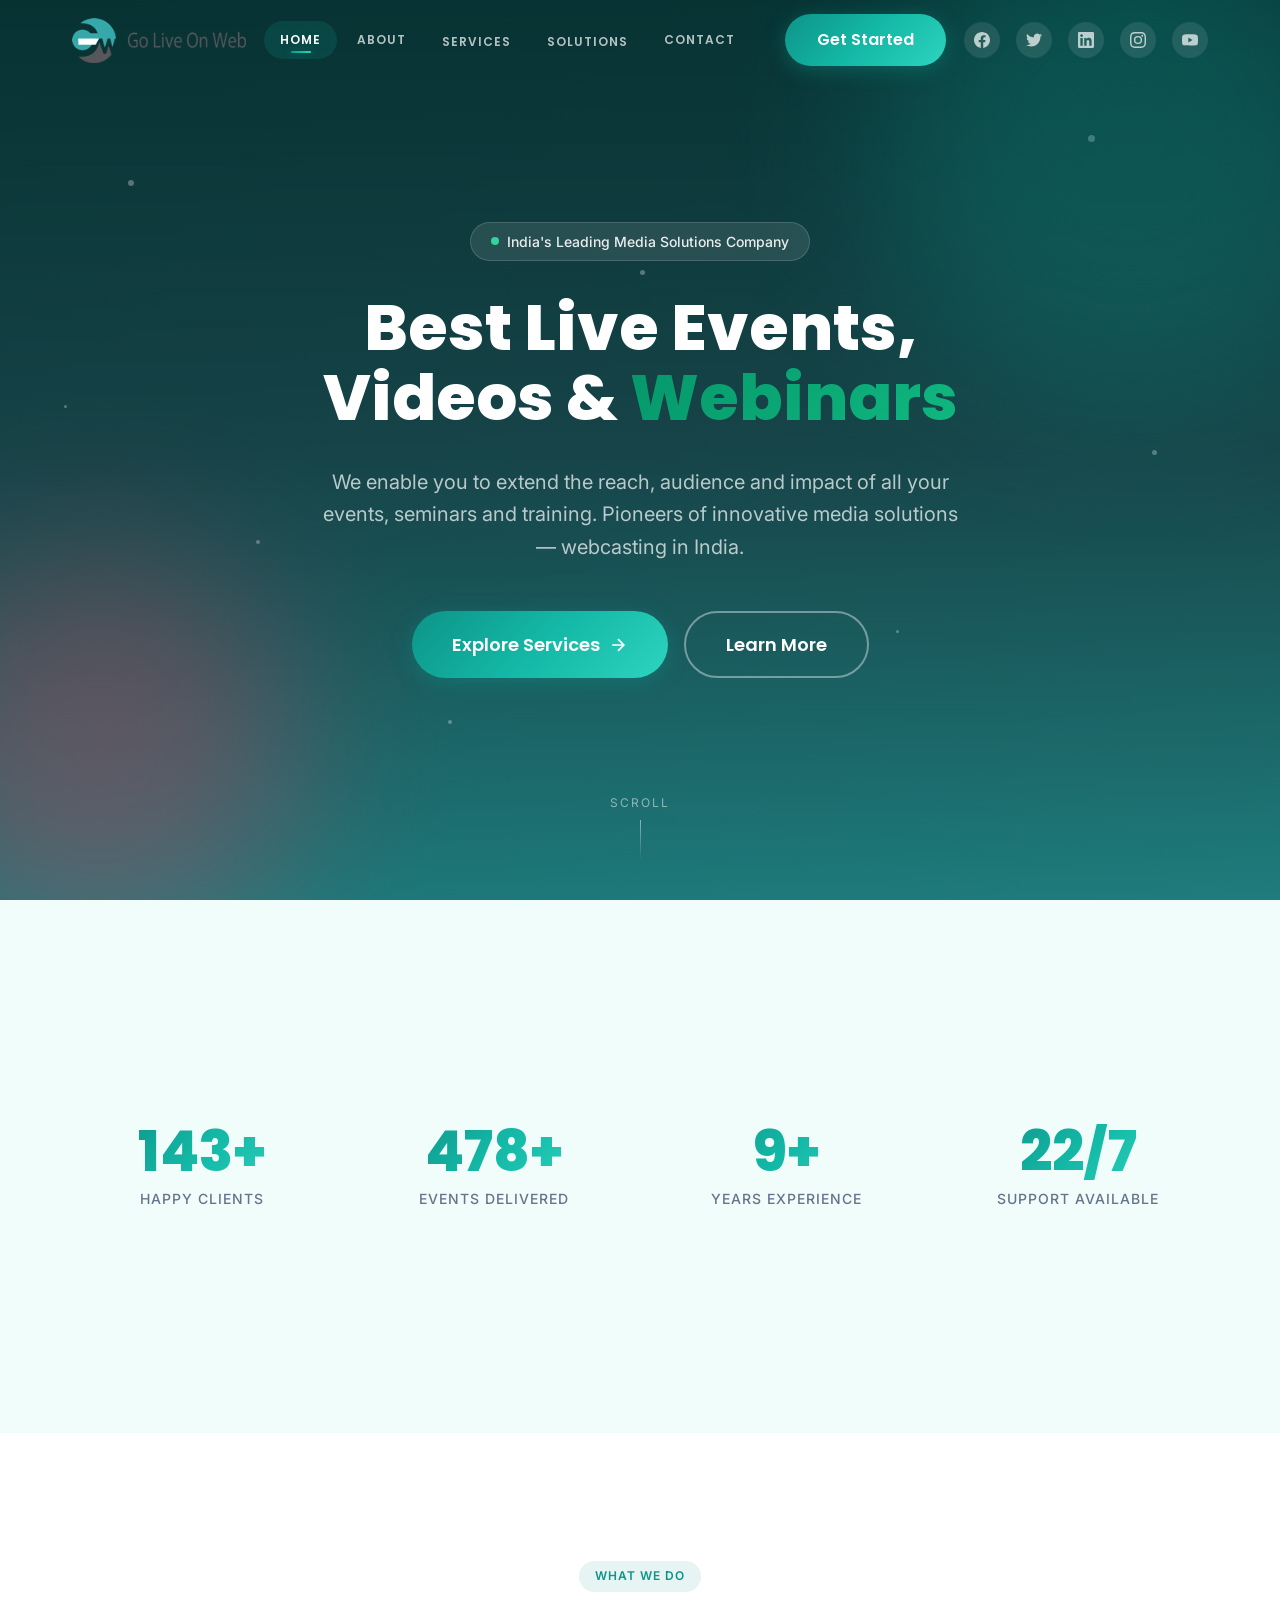
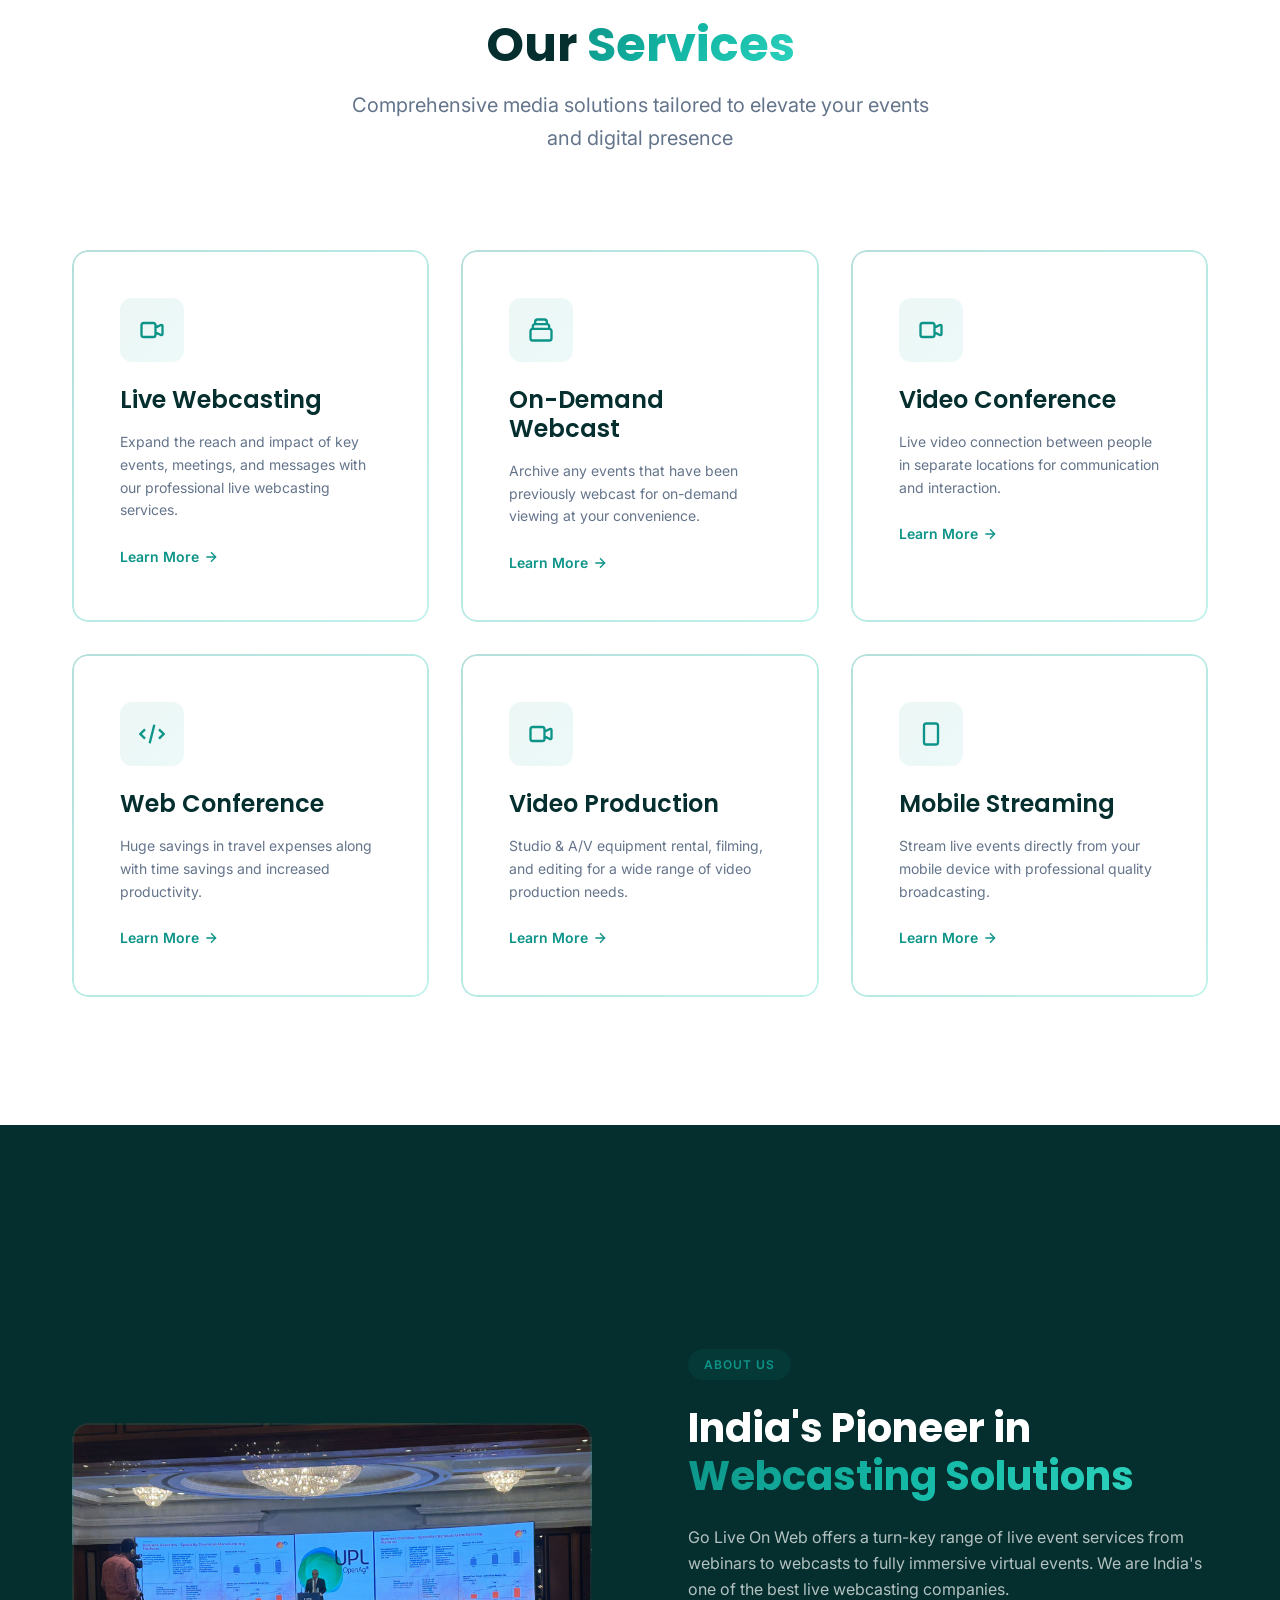
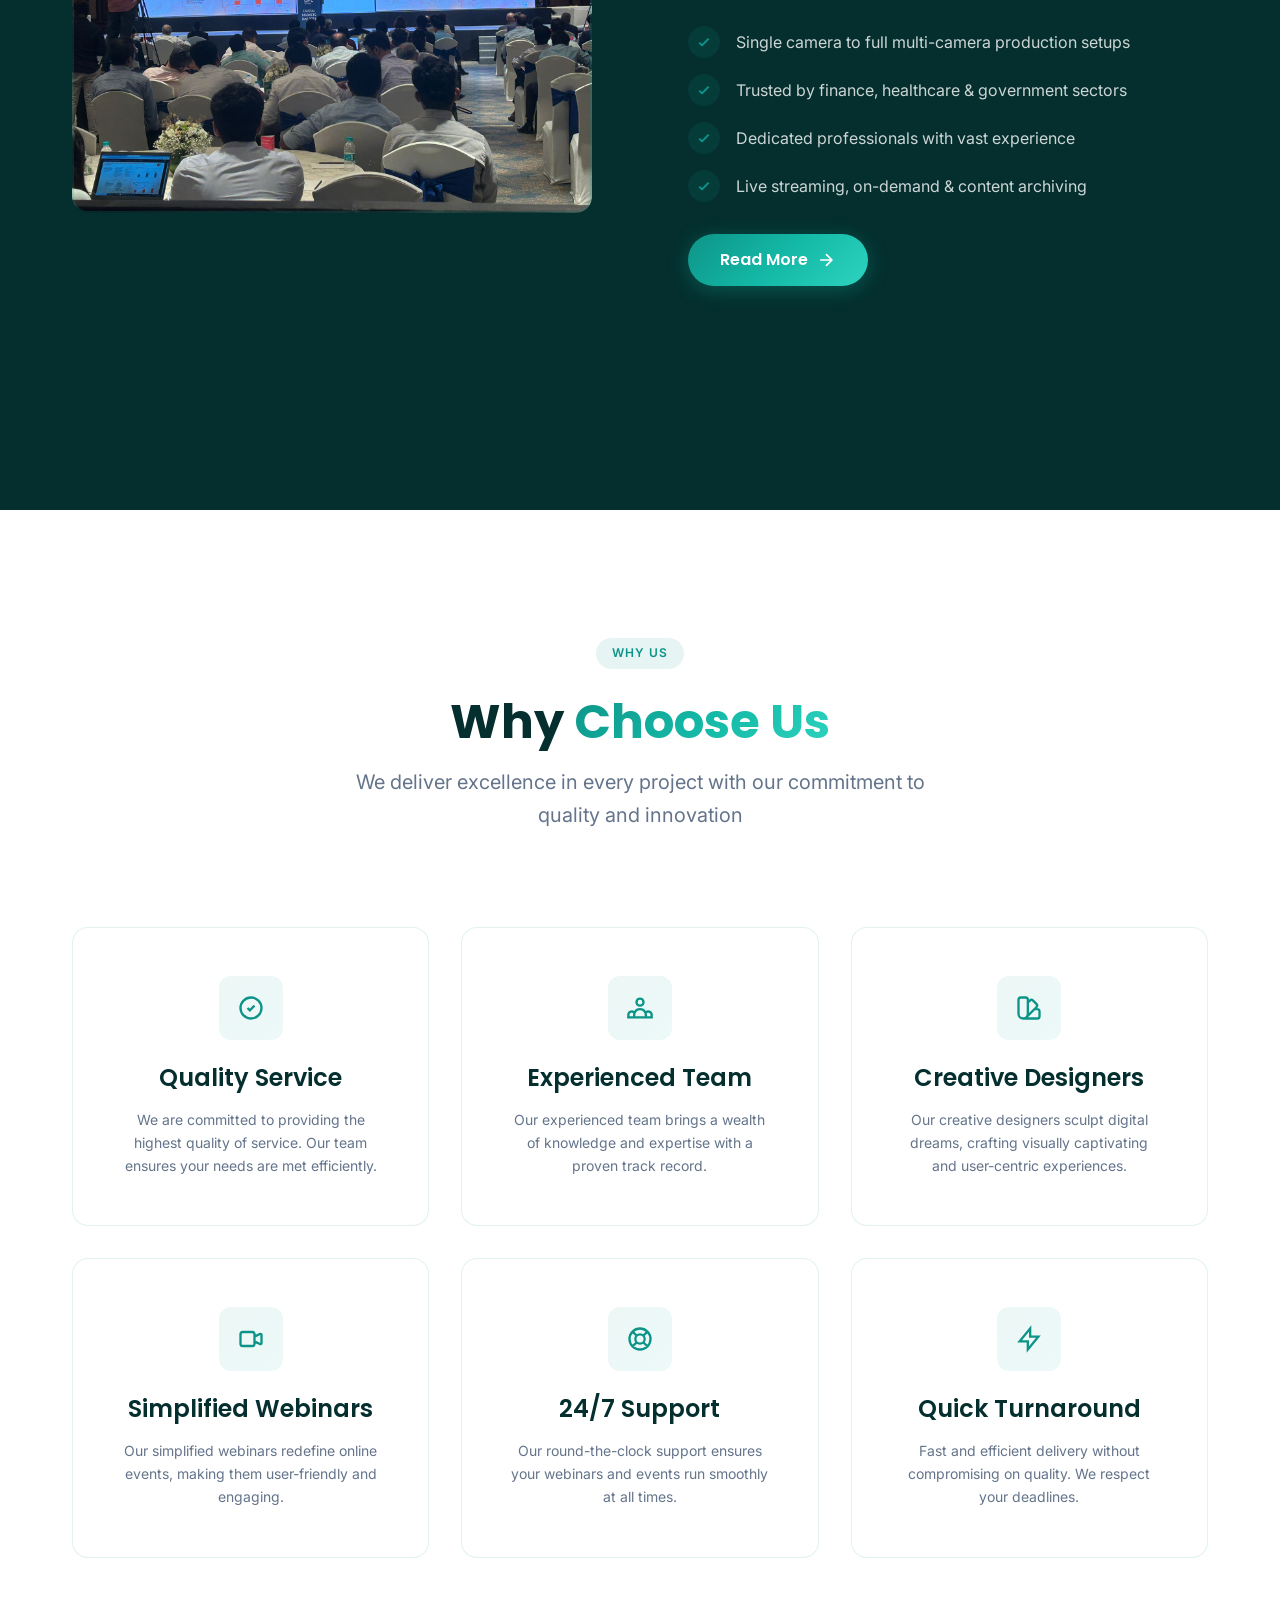
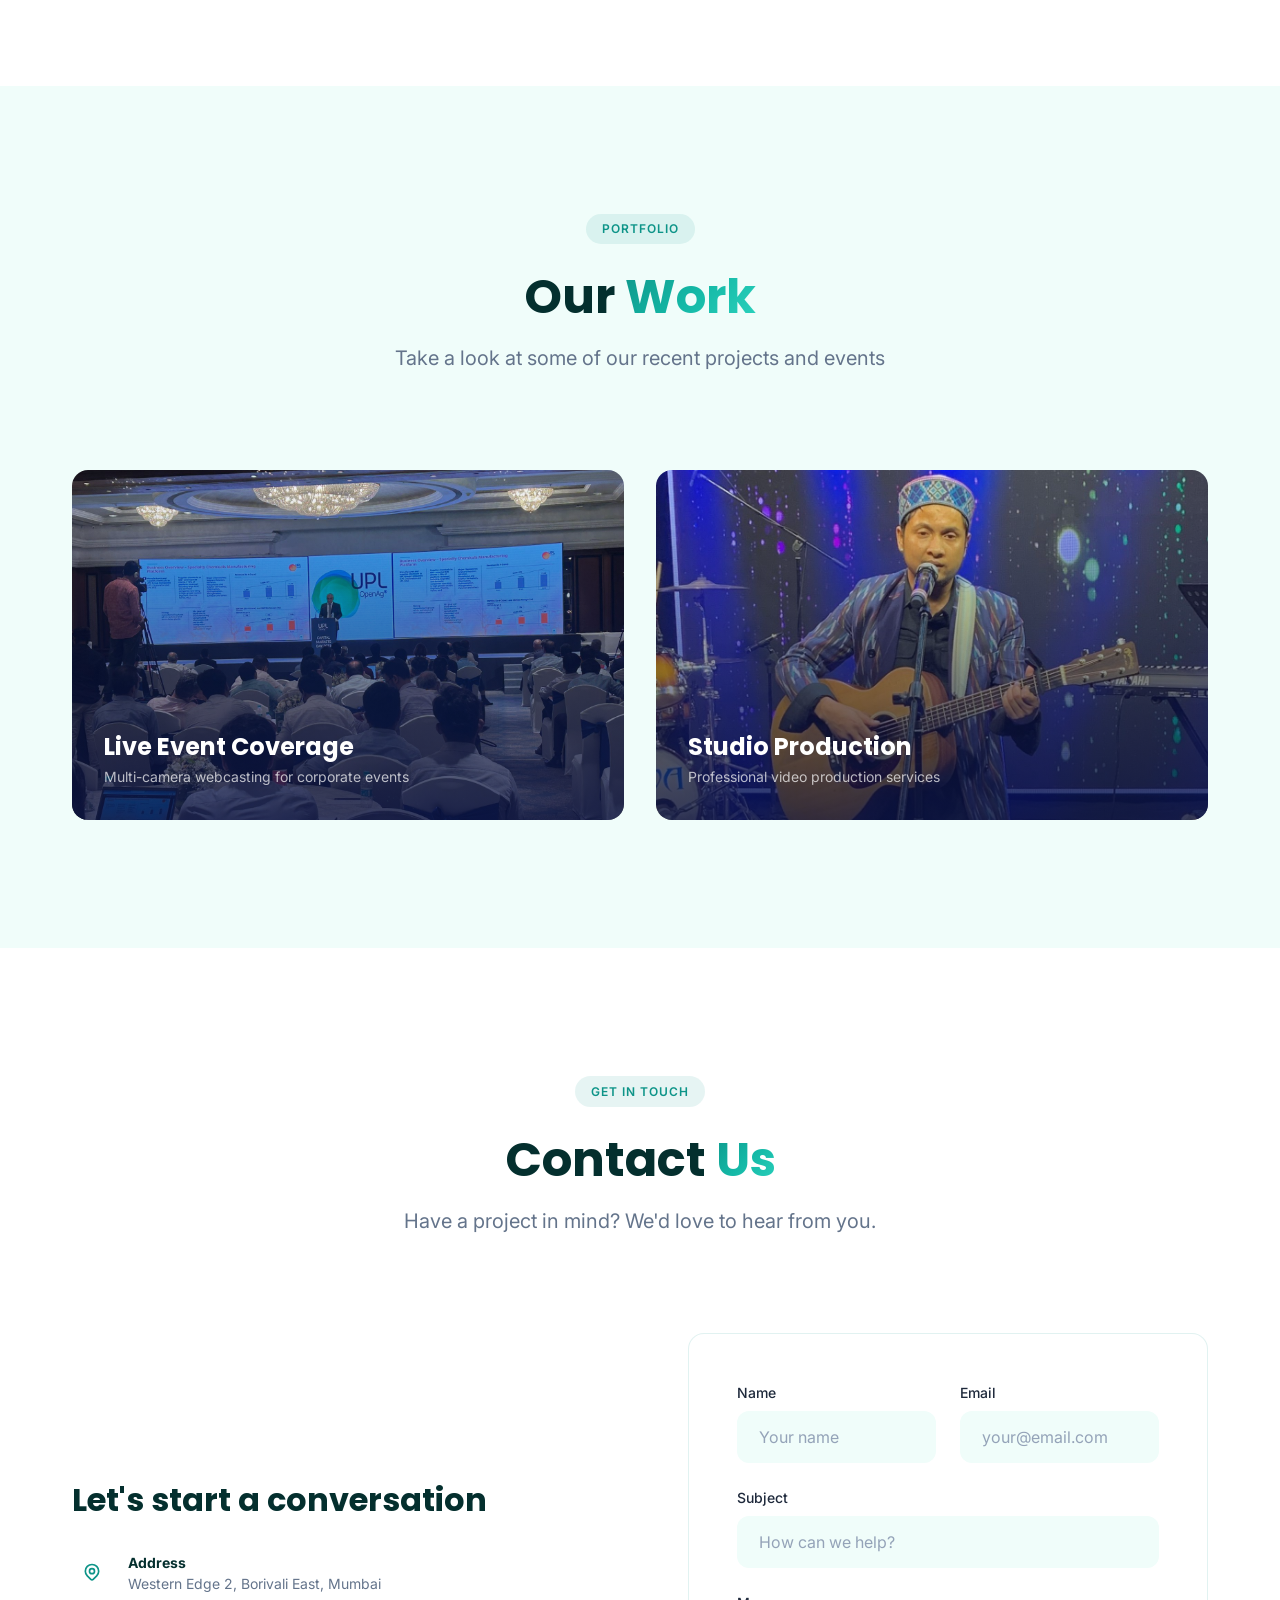
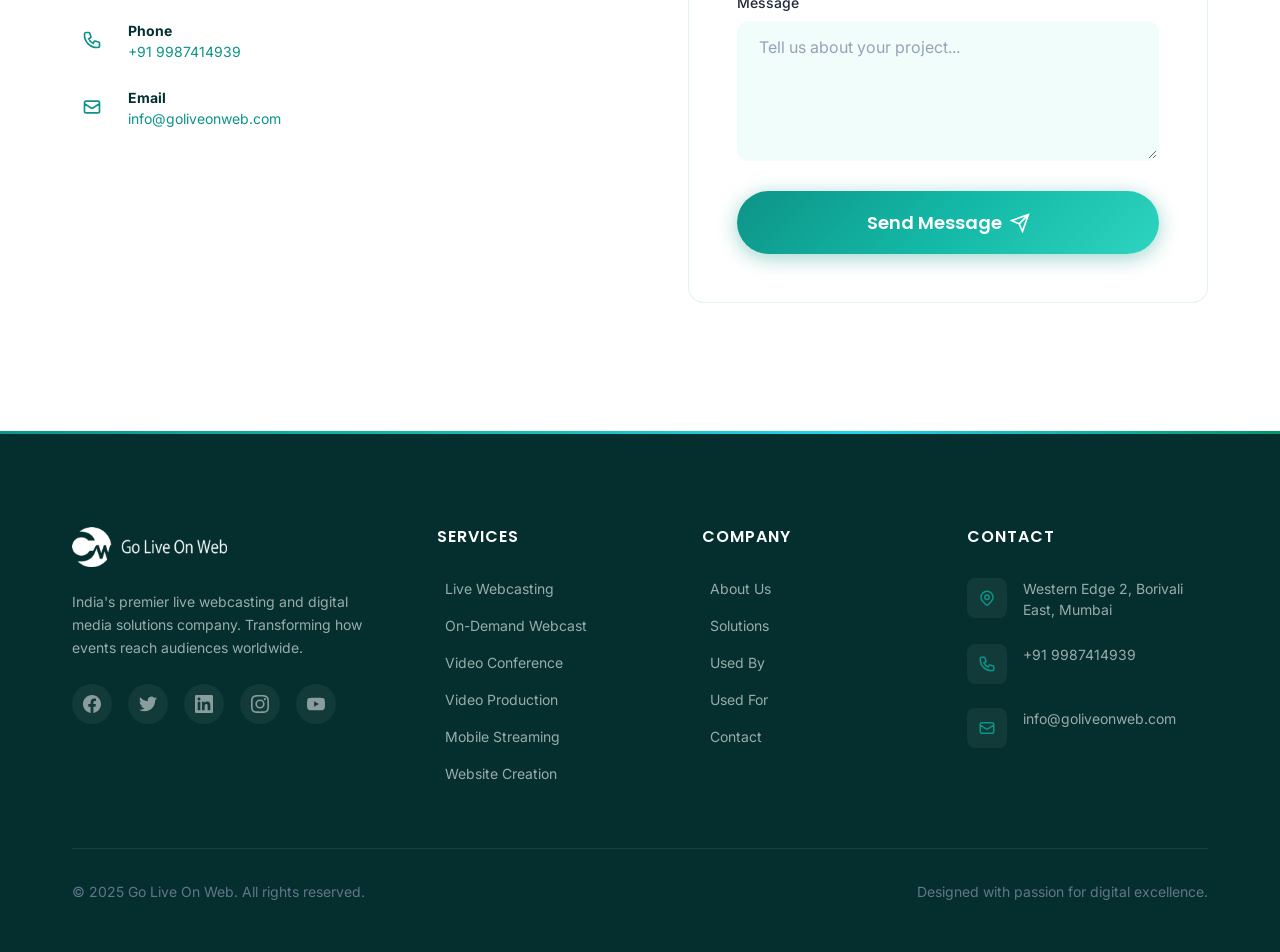
<file: index.html>
<!DOCTYPE html>
<html lang="en">
<head>
  <meta charset="UTF-8">
  <meta name="viewport" content="width=device-width, initial-scale=1.0">
  <meta name="description" content="Go Live On Web - India's premier live webcasting, video production & digital media solutions company.">
  <title>Go Live On Web | Live Webcasting & Media Solutions</title>
  <link rel="icon" href="images/icons/favicon.png">
  <link rel="preconnect" href="https://fonts.googleapis.com">
  <link rel="preconnect" href="https://fonts.gstatic.com" crossorigin>
  <link href="https://fonts.googleapis.com/css2?family=Inter:wght@400;500;600;700&family=Poppins:wght@600;700;800&display=swap" rel="stylesheet">
  <link rel="stylesheet" href="css/variables.css">
  <link rel="stylesheet" href="css/base.css">
  <link rel="stylesheet" href="css/layout.css">
  <link rel="stylesheet" href="css/components.css">
  <link rel="stylesheet" href="css/animations.css">
  <link rel="stylesheet" href="css/responsive.css">
</head>
<body>

  <!-- HEADER -->
  <header class="header header--transparent">
    <div class="container header__inner">
      <a href="index.html" class="header__logo">
        <img src="images/goliveonweb.png" alt="Go Live On Web">
      </a>

      <nav class="header__nav">
        <a href="#home" class="header__nav-link active">Home</a>
        <a href="#about" class="header__nav-link">About</a>
        <div class="header__nav-item">
          <a href="service.html" class="header__nav-link">Services</a>
          <div class="header__dropdown">
            <a href="LiveWebcasting.html">Live Webcasting</a>
            <a href="Ondemand.html">On-Demand / Archived Webcast</a>
            <a href="VideoConference.html">Video Conference</a>
            <a href="VideoProduction.html">Video Production</a>
            <a href="MobileStreaming.html">Mobile Streaming</a>
            <a href="WebsiteCreation.html">Website Creation</a>
          </div>
        </div>
        <div class="header__nav-item">
          <a href="solution.html" class="header__nav-link">Solutions</a>
          <div class="header__dropdown">
            <a href="usedby.html">Used By</a>
            <a href="usedfor.html">Used For</a>
          </div>
        </div>
        <a href="#contact" class="header__nav-link">Contact</a>
      </nav>

      <a href="#contact" class="btn btn--primary btn--sm header__cta">Get Started</a>

      <div class="social-bar">
        <a href="https://www.facebook.com/goliveonweb" target="_blank" aria-label="Facebook">
          <svg width="16" height="16" fill="currentColor" viewBox="0 0 24 24"><path d="M24 12.073c0-6.627-5.373-12-12-12s-12 5.373-12 12c0 5.99 4.388 10.954 10.125 11.854v-8.385H7.078v-3.47h3.047V9.43c0-3.007 1.792-4.669 4.533-4.669 1.312 0 2.686.235 2.686.235v2.953H15.83c-1.491 0-1.956.925-1.956 1.874v2.25h3.328l-.532 3.47h-2.796v8.385C19.612 23.027 24 18.062 24 12.073z"/></svg>
        </a>
        <a href="https://twitter.com/goliveonweb" target="_blank" aria-label="Twitter">
          <svg width="16" height="16" fill="currentColor" viewBox="0 0 24 24"><path d="M23.953 4.57a10 10 0 01-2.825.775 4.958 4.958 0 002.163-2.723c-.951.555-2.005.959-3.127 1.184a4.92 4.92 0 00-8.384 4.482C7.69 8.095 4.067 6.13 1.64 3.162a4.822 4.822 0 00-.666 2.475c0 1.71.87 3.213 2.188 4.096a4.904 4.904 0 01-2.228-.616v.06a4.923 4.923 0 003.946 4.827 4.996 4.996 0 01-2.212.085 4.936 4.936 0 004.604 3.417 9.867 9.867 0 01-6.102 2.105c-.39 0-.779-.023-1.17-.067a13.995 13.995 0 007.557 2.209c9.053 0 13.998-7.496 13.998-13.985 0-.21 0-.42-.015-.63A9.935 9.935 0 0024 4.59z"/></svg>
        </a>
        <a href="https://www.linkedin.com/in/rishi-kanswal-bb2317104/" target="_blank" aria-label="LinkedIn">
          <svg width="16" height="16" fill="currentColor" viewBox="0 0 24 24"><path d="M20.447 20.452h-3.554v-5.569c0-1.328-.027-3.037-1.852-3.037-1.853 0-2.136 1.445-2.136 2.939v5.667H9.351V9h3.414v1.561h.046c.477-.9 1.637-1.85 3.37-1.85 3.601 0 4.267 2.37 4.267 5.455v6.286zM5.337 7.433c-1.144 0-2.063-.926-2.063-2.065 0-1.138.92-2.063 2.063-2.063 1.14 0 2.064.925 2.064 2.063 0 1.139-.925 2.065-2.064 2.065zm1.782 13.019H3.555V9h3.564v11.452zM22.225 0H1.771C.792 0 0 .774 0 1.729v20.542C0 23.227.792 24 1.771 24h20.451C23.2 24 24 23.227 24 22.271V1.729C24 .774 23.2 0 22.222 0h.003z"/></svg>
        </a>
        <a href="https://www.instagram.com/goliveonweb_rk/" target="_blank" aria-label="Instagram">
          <svg width="16" height="16" fill="currentColor" viewBox="0 0 24 24"><path d="M12 2.163c3.204 0 3.584.012 4.85.07 3.252.148 4.771 1.691 4.919 4.919.058 1.265.069 1.645.069 4.849 0 3.205-.012 3.584-.069 4.849-.149 3.225-1.664 4.771-4.919 4.919-1.266.058-1.644.07-4.85.07-3.204 0-3.584-.012-4.849-.07-3.26-.149-4.771-1.699-4.919-4.92-.058-1.265-.07-1.644-.07-4.849 0-3.204.013-3.583.07-4.849.149-3.227 1.664-4.771 4.919-4.919 1.266-.057 1.645-.069 4.849-.069zM12 0C8.741 0 8.333.014 7.053.072 2.695.272.273 2.69.073 7.052.014 8.333 0 8.741 0 12c0 3.259.014 3.668.072 4.948.2 4.358 2.618 6.78 6.98 6.98C8.333 23.986 8.741 24 12 24c3.259 0 3.668-.014 4.948-.072 4.354-.2 6.782-2.618 6.979-6.98.059-1.28.073-1.689.073-4.948 0-3.259-.014-3.667-.072-4.947-.196-4.354-2.617-6.78-6.979-6.98C15.668.014 15.259 0 12 0zm0 5.838a6.162 6.162 0 100 12.324 6.162 6.162 0 000-12.324zM12 16a4 4 0 110-8 4 4 0 010 8zm6.406-11.845a1.44 1.44 0 100 2.881 1.44 1.44 0 000-2.881z"/></svg>
        </a>
        <a href="https://www.youtube.com/channel/UCeTRzE7ubbzjwykTMzflrrQ" target="_blank" aria-label="YouTube">
          <svg width="16" height="16" fill="currentColor" viewBox="0 0 24 24"><path d="M23.498 6.186a3.016 3.016 0 00-2.122-2.136C19.505 3.545 12 3.545 12 3.545s-7.505 0-9.377.505A3.017 3.017 0 00.502 6.186C0 8.07 0 12 0 12s0 3.93.502 5.814a3.016 3.016 0 002.122 2.136c1.871.505 9.376.505 9.376.505s7.505 0 9.377-.505a3.015 3.015 0 002.122-2.136C24 15.93 24 12 24 12s0-3.93-.502-5.814zM9.545 15.568V8.432L15.818 12l-6.273 3.568z"/></svg>
        </a>
      </div>

      <button class="nav-toggle" aria-label="Toggle navigation">
        <span></span><span></span><span></span>
      </button>
    </div>
  </header>

  <!-- MOBILE NAV -->
  <div class="mobile-nav">
    <a href="#home">Home</a>
    <a href="#about">About</a>
    <a href="service.html">Services</a>
    <a href="solution.html">Solutions</a>
    <a href="#contact">Contact</a>
    <div class="mobile-nav__socials">
      <a href="https://www.facebook.com/goliveonweb" target="_blank" aria-label="Facebook">
        <svg width="20" height="20" fill="currentColor" viewBox="0 0 24 24"><path d="M24 12.073c0-6.627-5.373-12-12-12s-12 5.373-12 12c0 5.99 4.388 10.954 10.125 11.854v-8.385H7.078v-3.47h3.047V9.43c0-3.007 1.792-4.669 4.533-4.669 1.312 0 2.686.235 2.686.235v2.953H15.83c-1.491 0-1.956.925-1.956 1.874v2.25h3.328l-.532 3.47h-2.796v8.385C19.612 23.027 24 18.062 24 12.073z"/></svg>
      </a>
      <a href="https://twitter.com/goliveonweb" target="_blank" aria-label="Twitter">
        <svg width="20" height="20" fill="currentColor" viewBox="0 0 24 24"><path d="M23.953 4.57a10 10 0 01-2.825.775 4.958 4.958 0 002.163-2.723c-.951.555-2.005.959-3.127 1.184a4.92 4.92 0 00-8.384 4.482C7.69 8.095 4.067 6.13 1.64 3.162a4.822 4.822 0 00-.666 2.475c0 1.71.87 3.213 2.188 4.096a4.904 4.904 0 01-2.228-.616v.06a4.923 4.923 0 003.946 4.827 4.996 4.996 0 01-2.212.085 4.936 4.936 0 004.604 3.417 9.867 9.867 0 01-6.102 2.105c-.39 0-.779-.023-1.17-.067a13.995 13.995 0 007.557 2.209c9.053 0 13.998-7.496 13.998-13.985 0-.21 0-.42-.015-.63A9.935 9.935 0 0024 4.59z"/></svg>
      </a>
      <a href="https://www.linkedin.com/in/rishi-kanswal-bb2317104/" target="_blank" aria-label="LinkedIn">
        <svg width="20" height="20" fill="currentColor" viewBox="0 0 24 24"><path d="M20.447 20.452h-3.554v-5.569c0-1.328-.027-3.037-1.852-3.037-1.853 0-2.136 1.445-2.136 2.939v5.667H9.351V9h3.414v1.561h.046c.477-.9 1.637-1.85 3.37-1.85 3.601 0 4.267 2.37 4.267 5.455v6.286zM5.337 7.433c-1.144 0-2.063-.926-2.063-2.065 0-1.138.92-2.063 2.063-2.063 1.14 0 2.064.925 2.064 2.063 0 1.139-.925 2.065-2.064 2.065zm1.782 13.019H3.555V9h3.564v11.452zM22.225 0H1.771C.792 0 0 .774 0 1.729v20.542C0 23.227.792 24 1.771 24h20.451C23.2 24 24 23.227 24 22.271V1.729C24 .774 23.2 0 22.222 0h.003z"/></svg>
      </a>
      <a href="https://www.instagram.com/goliveonweb_rk/" target="_blank" aria-label="Instagram">
        <svg width="20" height="20" fill="currentColor" viewBox="0 0 24 24"><path d="M12 2.163c3.204 0 3.584.012 4.85.07 3.252.148 4.771 1.691 4.919 4.919.058 1.265.069 1.645.069 4.849 0 3.205-.012 3.584-.069 4.849-.149 3.225-1.664 4.771-4.919 4.919-1.266.058-1.644.07-4.85.07-3.204 0-3.584-.012-4.849-.07-3.26-.149-4.771-1.699-4.919-4.92-.058-1.265-.07-1.644-.07-4.849 0-3.204.013-3.583.07-4.849.149-3.227 1.664-4.771 4.919-4.919 1.266-.057 1.645-.069 4.849-.069zM12 0C8.741 0 8.333.014 7.053.072 2.695.272.273 2.69.073 7.052.014 8.333 0 8.741 0 12c0 3.259.014 3.668.072 4.948.2 4.358 2.618 6.78 6.98 6.98C8.333 23.986 8.741 24 12 24c3.259 0 3.668-.014 4.948-.072 4.354-.2 6.782-2.618 6.979-6.98.059-1.28.073-1.689.073-4.948 0-3.259-.014-3.667-.072-4.947-.196-4.354-2.617-6.78-6.979-6.98C15.668.014 15.259 0 12 0zm0 5.838a6.162 6.162 0 100 12.324 6.162 6.162 0 000-12.324zM12 16a4 4 0 110-8 4 4 0 010 8zm6.406-11.845a1.44 1.44 0 100 2.881 1.44 1.44 0 000-2.881z"/></svg>
      </a>
      <a href="https://www.youtube.com/channel/UCeTRzE7ubbzjwykTMzflrrQ" target="_blank" aria-label="YouTube">
        <svg width="20" height="20" fill="currentColor" viewBox="0 0 24 24"><path d="M23.498 6.186a3.016 3.016 0 00-2.122-2.136C19.505 3.545 12 3.545 12 3.545s-7.505 0-9.377.505A3.017 3.017 0 00.502 6.186C0 8.07 0 12 0 12s0 3.93.502 5.814a3.016 3.016 0 002.122 2.136c1.871.505 9.376.505 9.376.505s7.505 0 9.377-.505a3.015 3.015 0 002.122-2.136C24 15.93 24 12 24 12s0-3.93-.502-5.814zM9.545 15.568V8.432L15.818 12l-6.273 3.568z"/></svg>
      </a>
    </div>
  </div>

  <!-- HERO -->
  <section class="hero" id="home">
    <div class="hero__bg">
      <img src="images/bg3.png" alt="" class="hero__bg-image" data-parallax="0.3">
      <div class="hero__overlay"></div>
      <div class="hero__particles">
        <div class="hero__particle" style="left:10%;top:20%;animation-delay:0s;width:6px;height:6px;"></div>
        <div class="hero__particle" style="left:20%;top:60%;animation-delay:1s;width:4px;height:4px;"></div>
        <div class="hero__particle" style="left:50%;top:30%;animation-delay:2s;width:5px;height:5px;"></div>
        <div class="hero__particle" style="left:70%;top:70%;animation-delay:3s;width:3px;height:3px;"></div>
        <div class="hero__particle" style="left:85%;top:15%;animation-delay:4s;width:7px;height:7px;"></div>
        <div class="hero__particle" style="left:35%;top:80%;animation-delay:5s;width:4px;height:4px;"></div>
        <div class="hero__particle" style="left:90%;top:50%;animation-delay:2.5s;width:5px;height:5px;"></div>
        <div class="hero__particle" style="left:5%;top:45%;animation-delay:1.5s;width:3px;height:3px;"></div>
      </div>
      <div class="hero__blob" style="width:500px;height:500px;background:var(--color-primary);top:-100px;right:-100px;animation-delay:0s;"></div>
      <div class="hero__blob" style="width:400px;height:400px;background:var(--color-accent);bottom:-50px;left:-100px;animation-delay:3s;"></div>
    </div>

    <div class="hero__content">
      <div class="hero__badge hero-animate-1">
        <span class="hero__badge-dot"></span>
        India's Leading Media Solutions Company
      </div>
      <h1 class="hero__title hero-animate-2">
        Best Live Events,<br>Videos & <span>Webinars</span>
      </h1>
      <p class="hero__subtitle hero-animate-3">
        We enable you to extend the reach, audience and impact of all your events, seminars and training. Pioneers of innovative media solutions &mdash; webcasting in India.
      </p>
      <div class="hero__actions hero-animate-4">
        <a href="service.html" class="btn btn--primary btn--lg">
          Explore Services
          <svg width="20" height="20" fill="none" stroke="currentColor" stroke-width="2" viewBox="0 0 24 24"><path d="M5 12h14M12 5l7 7-7 7"/></svg>
        </a>
        <a href="#about" class="btn btn--outline btn--lg">
          Learn More
        </a>
      </div>
    </div>

    <div class="hero__scroll">
      <span>Scroll</span>
      <div class="hero__scroll-line"></div>
    </div>
  </section>

  <!-- STATS -->
  <section class="section section--off-white">
    <div class="container">
      <div class="stats reveal">
        <div class="stat">
          <div class="stat__number" data-count="150" data-suffix="+">0</div>
          <div class="stat__label">Happy Clients</div>
        </div>
        <div class="stat">
          <div class="stat__number" data-count="500" data-suffix="+">0</div>
          <div class="stat__label">Events Delivered</div>
        </div>
        <div class="stat">
          <div class="stat__number" data-count="10" data-suffix="+">0</div>
          <div class="stat__label">Years Experience</div>
        </div>
        <div class="stat">
          <div class="stat__number" data-count="24" data-suffix="/7">0</div>
          <div class="stat__label">Support Available</div>
        </div>
      </div>
    </div>
  </section>

  <!-- SERVICES -->
  <section class="section" id="services">
    <div class="container">
      <div class="section-header reveal">
        <div class="content-block__tag">What We Do</div>
        <h2>Our <span class="text-gradient">Services</span></h2>
        <p>Comprehensive media solutions tailored to elevate your events and digital presence</p>
      </div>

      <div class="grid grid--3">
        <div class="card card--gradient-border reveal delay-100">
          <div class="card__icon">
            <svg width="28" height="28" fill="none" stroke="var(--color-primary)" stroke-width="2" viewBox="0 0 24 24"><path d="M15 10l4.553-2.276A1 1 0 0121 8.618v6.764a1 1 0 01-1.447.894L15 14M5 18h8a2 2 0 002-2V8a2 2 0 00-2-2H5a2 2 0 00-2 2v8a2 2 0 002 2z"/></svg>
          </div>
          <h4 class="card__title">Live Webcasting</h4>
          <p class="card__text">Expand the reach and impact of key events, meetings, and messages with our professional live webcasting services.</p>
          <a href="LiveWebcasting.html" class="card__link">
            Learn More
            <svg width="16" height="16" fill="none" stroke="currentColor" stroke-width="2" viewBox="0 0 24 24"><path d="M5 12h14M12 5l7 7-7 7"/></svg>
          </a>
        </div>

        <div class="card card--gradient-border reveal delay-200">
          <div class="card__icon">
            <svg width="28" height="28" fill="none" stroke="var(--color-primary)" stroke-width="2" viewBox="0 0 24 24"><path d="M19 11H5m14 0a2 2 0 012 2v6a2 2 0 01-2 2H5a2 2 0 01-2-2v-6a2 2 0 012-2m14 0V9a2 2 0 00-2-2M5 11V9a2 2 0 012-2m0 0V5a2 2 0 012-2h6a2 2 0 012 2v2M7 7h10"/></svg>
          </div>
          <h4 class="card__title">On-Demand Webcast</h4>
          <p class="card__text">Archive any events that have been previously webcast for on-demand viewing at your convenience.</p>
          <a href="Ondemand.html" class="card__link">
            Learn More
            <svg width="16" height="16" fill="none" stroke="currentColor" stroke-width="2" viewBox="0 0 24 24"><path d="M5 12h14M12 5l7 7-7 7"/></svg>
          </a>
        </div>

        <div class="card card--gradient-border reveal delay-300">
          <div class="card__icon">
            <svg width="28" height="28" fill="none" stroke="var(--color-primary)" stroke-width="2" viewBox="0 0 24 24"><path d="M15 10l4.553-2.276A1 1 0 0121 8.618v6.764a1 1 0 01-1.447.894L15 14M5 18h8a2 2 0 002-2V8a2 2 0 00-2-2H5a2 2 0 00-2 2v8a2 2 0 002 2z"/></svg>
          </div>
          <h4 class="card__title">Video Conference</h4>
          <p class="card__text">Live video connection between people in separate locations for communication and interaction.</p>
          <a href="VideoConference.html" class="card__link">
            Learn More
            <svg width="16" height="16" fill="none" stroke="currentColor" stroke-width="2" viewBox="0 0 24 24"><path d="M5 12h14M12 5l7 7-7 7"/></svg>
          </a>
        </div>

        <div class="card card--gradient-border reveal delay-100">
          <div class="card__icon">
            <svg width="28" height="28" fill="none" stroke="var(--color-primary)" stroke-width="2" viewBox="0 0 24 24"><path d="M10 20l4-16m4 4l4 4-4 4M6 16l-4-4 4-4"/></svg>
          </div>
          <h4 class="card__title">Web Conference</h4>
          <p class="card__text">Huge savings in travel expenses along with time savings and increased productivity.</p>
          <a href="VideoConference.html" class="card__link">
            Learn More
            <svg width="16" height="16" fill="none" stroke="currentColor" stroke-width="2" viewBox="0 0 24 24"><path d="M5 12h14M12 5l7 7-7 7"/></svg>
          </a>
        </div>

        <div class="card card--gradient-border reveal delay-200">
          <div class="card__icon">
            <svg width="28" height="28" fill="none" stroke="var(--color-primary)" stroke-width="2" viewBox="0 0 24 24"><path d="M15 10l4.553-2.276A1 1 0 0121 8.618v6.764a1 1 0 01-1.447.894L15 14M5 18h8a2 2 0 002-2V8a2 2 0 00-2-2H5a2 2 0 00-2 2v8a2 2 0 002 2z"/></svg>
          </div>
          <h4 class="card__title">Video Production</h4>
          <p class="card__text">Studio & A/V equipment rental, filming, and editing for a wide range of video production needs.</p>
          <a href="VideoProduction.html" class="card__link">
            Learn More
            <svg width="16" height="16" fill="none" stroke="currentColor" stroke-width="2" viewBox="0 0 24 24"><path d="M5 12h14M12 5l7 7-7 7"/></svg>
          </a>
        </div>

        <div class="card card--gradient-border reveal delay-300">
          <div class="card__icon">
            <svg width="28" height="28" fill="none" stroke="var(--color-primary)" stroke-width="2" viewBox="0 0 24 24"><path d="M12 18h.01M8 21h8a2 2 0 002-2V5a2 2 0 00-2-2H8a2 2 0 00-2 2v14a2 2 0 002 2z"/></svg>
          </div>
          <h4 class="card__title">Mobile Streaming</h4>
          <p class="card__text">Stream live events directly from your mobile device with professional quality broadcasting.</p>
          <a href="MobileStreaming.html" class="card__link">
            Learn More
            <svg width="16" height="16" fill="none" stroke="currentColor" stroke-width="2" viewBox="0 0 24 24"><path d="M5 12h14M12 5l7 7-7 7"/></svg>
          </a>
        </div>
      </div>
    </div>
  </section>

  <!-- ABOUT -->
  <section class="section section--dark" id="about">
    <div class="container">
      <div class="content-block">
        <div class="content-block__image reveal--left">
          <img src="images/img3.jpeg" alt="Go Live On Web Team">
        </div>
        <div class="reveal--right">
          <div class="content-block__tag">About Us</div>
          <h3 class="content-block__title" style="color:var(--color-white)">India's Pioneer in <span class="text-gradient">Webcasting Solutions</span></h3>
          <p class="content-block__text">Go Live On Web offers a turn-key range of live event services from webinars to webcasts to fully immersive virtual events. We are India's one of the best live webcasting companies.</p>
          <div class="content-block__list">
            <div class="content-block__list-item">
              <div class="content-block__list-icon">
                <svg width="16" height="16" fill="none" stroke="currentColor" stroke-width="3" viewBox="0 0 24 24"><path d="M5 13l4 4L19 7"/></svg>
              </div>
              <span style="color:rgba(255,255,255,0.8)">Single camera to full multi-camera production setups</span>
            </div>
            <div class="content-block__list-item">
              <div class="content-block__list-icon">
                <svg width="16" height="16" fill="none" stroke="currentColor" stroke-width="3" viewBox="0 0 24 24"><path d="M5 13l4 4L19 7"/></svg>
              </div>
              <span style="color:rgba(255,255,255,0.8)">Trusted by finance, healthcare & government sectors</span>
            </div>
            <div class="content-block__list-item">
              <div class="content-block__list-icon">
                <svg width="16" height="16" fill="none" stroke="currentColor" stroke-width="3" viewBox="0 0 24 24"><path d="M5 13l4 4L19 7"/></svg>
              </div>
              <span style="color:rgba(255,255,255,0.8)">Dedicated professionals with vast experience</span>
            </div>
            <div class="content-block__list-item">
              <div class="content-block__list-icon">
                <svg width="16" height="16" fill="none" stroke="currentColor" stroke-width="3" viewBox="0 0 24 24"><path d="M5 13l4 4L19 7"/></svg>
              </div>
              <span style="color:rgba(255,255,255,0.8)">Live streaming, on-demand & content archiving</span>
            </div>
          </div>
          <a href="about.html" class="btn btn--primary">
            Read More
            <svg width="20" height="20" fill="none" stroke="currentColor" stroke-width="2" viewBox="0 0 24 24"><path d="M5 12h14M12 5l7 7-7 7"/></svg>
          </a>
        </div>
      </div>
    </div>
  </section>

  <!-- WHY CHOOSE US -->
  <section class="section">
    <div class="container">
      <div class="section-header reveal">
        <div class="content-block__tag">Why Us</div>
        <h2>Why <span class="text-gradient">Choose Us</span></h2>
        <p>We deliver excellence in every project with our commitment to quality and innovation</p>
      </div>

      <div class="grid grid--3">
        <div class="card reveal delay-100" style="text-align:center;">
          <div class="card__icon" style="margin:0 auto var(--spacing-lg);">
            <svg width="28" height="28" fill="none" stroke="var(--color-primary)" stroke-width="2" viewBox="0 0 24 24"><path d="M9 12l2 2 4-4m6 2a9 9 0 11-18 0 9 9 0 0118 0z"/></svg>
          </div>
          <h4 class="card__title">Quality Service</h4>
          <p class="card__text">We are committed to providing the highest quality of service. Our team ensures your needs are met efficiently.</p>
        </div>

        <div class="card reveal delay-200" style="text-align:center;">
          <div class="card__icon" style="margin:0 auto var(--spacing-lg);">
            <svg width="28" height="28" fill="none" stroke="var(--color-primary)" stroke-width="2" viewBox="0 0 24 24"><path d="M17 20h5v-2a3 3 0 00-5.356-1.857M17 20H7m10 0v-2c0-.656-.126-1.283-.356-1.857M7 20H2v-2a3 3 0 015.356-1.857M7 20v-2c0-.656.126-1.283.356-1.857m0 0a5.002 5.002 0 019.288 0M15 7a3 3 0 11-6 0 3 3 0 016 0z"/></svg>
          </div>
          <h4 class="card__title">Experienced Team</h4>
          <p class="card__text">Our experienced team brings a wealth of knowledge and expertise with a proven track record.</p>
        </div>

        <div class="card reveal delay-300" style="text-align:center;">
          <div class="card__icon" style="margin:0 auto var(--spacing-lg);">
            <svg width="28" height="28" fill="none" stroke="var(--color-primary)" stroke-width="2" viewBox="0 0 24 24"><path d="M7 21a4 4 0 01-4-4V5a2 2 0 012-2h4a2 2 0 012 2v12a4 4 0 01-4 4zm0 0h12a2 2 0 002-2v-4a2 2 0 00-2-2h-2.343M11 7.343l1.657-1.657a2 2 0 012.828 0l2.829 2.829a2 2 0 010 2.828l-8.486 8.485M7 17h.01"/></svg>
          </div>
          <h4 class="card__title">Creative Designers</h4>
          <p class="card__text">Our creative designers sculpt digital dreams, crafting visually captivating and user-centric experiences.</p>
        </div>

        <div class="card reveal delay-100" style="text-align:center;">
          <div class="card__icon" style="margin:0 auto var(--spacing-lg);">
            <svg width="28" height="28" fill="none" stroke="var(--color-primary)" stroke-width="2" viewBox="0 0 24 24"><path d="M15 10l4.553-2.276A1 1 0 0121 8.618v6.764a1 1 0 01-1.447.894L15 14M5 18h8a2 2 0 002-2V8a2 2 0 00-2-2H5a2 2 0 00-2 2v8a2 2 0 002 2z"/></svg>
          </div>
          <h4 class="card__title">Simplified Webinars</h4>
          <p class="card__text">Our simplified webinars redefine online events, making them user-friendly and engaging.</p>
        </div>

        <div class="card reveal delay-200" style="text-align:center;">
          <div class="card__icon" style="margin:0 auto var(--spacing-lg);">
            <svg width="28" height="28" fill="none" stroke="var(--color-primary)" stroke-width="2" viewBox="0 0 24 24"><path d="M18.364 5.636l-3.536 3.536m0 5.656l3.536 3.536M9.172 9.172L5.636 5.636m3.536 9.192l-3.536 3.536M21 12a9 9 0 11-18 0 9 9 0 0118 0zm-5 0a4 4 0 11-8 0 4 4 0 018 0z"/></svg>
          </div>
          <h4 class="card__title">24/7 Support</h4>
          <p class="card__text">Our round-the-clock support ensures your webinars and events run smoothly at all times.</p>
        </div>

        <div class="card reveal delay-300" style="text-align:center;">
          <div class="card__icon" style="margin:0 auto var(--spacing-lg);">
            <svg width="28" height="28" fill="none" stroke="var(--color-primary)" stroke-width="2" viewBox="0 0 24 24"><path d="M13 10V3L4 14h7v7l9-11h-7z"/></svg>
          </div>
          <h4 class="card__title">Quick Turnaround</h4>
          <p class="card__text">Fast and efficient delivery without compromising on quality. We respect your deadlines.</p>
        </div>
      </div>
    </div>
  </section>

  <!-- GALLERY / PORTFOLIO -->
  <section class="section section--off-white">
    <div class="container">
      <div class="section-header reveal">
        <div class="content-block__tag">Portfolio</div>
        <h2>Our <span class="text-gradient">Work</span></h2>
        <p>Take a look at some of our recent projects and events</p>
      </div>

      <div class="grid grid--2 reveal">
        <div style="border-radius:var(--radius-xl);overflow:hidden;position:relative;">
          <img src="images/img3.jpeg" alt="Event Webcasting" style="width:100%;height:350px;object-fit:cover;transition:transform 0.5s ease;">
          <div style="position:absolute;inset:0;background:linear-gradient(to top,rgba(12,20,69,0.8),transparent);display:flex;align-items:flex-end;padding:var(--spacing-xl);">
            <div>
              <h4 style="color:var(--color-white);font-size:var(--fs-xl);margin-bottom:var(--spacing-xs);">Live Event Coverage</h4>
              <p style="color:rgba(255,255,255,0.7);font-size:var(--fs-sm);margin:0;">Multi-camera webcasting for corporate events</p>
            </div>
          </div>
        </div>
        <div style="border-radius:var(--radius-xl);overflow:hidden;position:relative;">
          <img src="images/img2.jpeg" alt="Video Production" style="width:100%;height:350px;object-fit:cover;transition:transform 0.5s ease;">
          <div style="position:absolute;inset:0;background:linear-gradient(to top,rgba(12,20,69,0.8),transparent);display:flex;align-items:flex-end;padding:var(--spacing-xl);">
            <div>
              <h4 style="color:var(--color-white);font-size:var(--fs-xl);margin-bottom:var(--spacing-xs);">Studio Production</h4>
              <p style="color:rgba(255,255,255,0.7);font-size:var(--fs-sm);margin:0;">Professional video production services</p>
            </div>
          </div>
        </div>
      </div>
    </div>
  </section>

  <!-- CONTACT -->
  <section class="section" id="contact">
    <div class="container">
      <div class="section-header reveal">
        <div class="content-block__tag">Get In Touch</div>
        <h2>Contact <span class="text-gradient">Us</span></h2>
        <p>Have a project in mind? We'd love to hear from you.</p>
      </div>

      <div class="content-block" style="padding:0;">
        <div class="reveal--left">
          <h4 style="margin-bottom:var(--spacing-xl);">Let's start a conversation</h4>
          <div class="footer__contact-item">
            <div class="footer__contact-icon">
              <svg width="20" height="20" fill="none" stroke="currentColor" stroke-width="2" viewBox="0 0 24 24"><path d="M17.657 16.657L13.414 20.9a1.998 1.998 0 01-2.827 0l-4.244-4.243a8 8 0 1111.314 0z"/><path d="M15 11a3 3 0 11-6 0 3 3 0 016 0z"/></svg>
            </div>
            <div>
              <strong style="color:var(--color-dark);">Address</strong>
              <p style="margin:0;">Western Edge 2, Borivali East, Mumbai</p>
            </div>
          </div>
          <div class="footer__contact-item">
            <div class="footer__contact-icon">
              <svg width="20" height="20" fill="none" stroke="currentColor" stroke-width="2" viewBox="0 0 24 24"><path d="M3 5a2 2 0 012-2h3.28a1 1 0 01.948.684l1.498 4.493a1 1 0 01-.502 1.21l-2.257 1.13a11.042 11.042 0 005.516 5.516l1.13-2.257a1 1 0 011.21-.502l4.493 1.498a1 1 0 01.684.949V19a2 2 0 01-2 2h-1C9.716 21 3 14.284 3 6V5z"/></svg>
            </div>
            <div>
              <strong style="color:var(--color-dark);">Phone</strong>
              <p style="margin:0;"><a href="tel:+919987414939" style="color:var(--color-primary);">+91 9987414939</a></p>
            </div>
          </div>
          <div class="footer__contact-item">
            <div class="footer__contact-icon">
              <svg width="20" height="20" fill="none" stroke="currentColor" stroke-width="2" viewBox="0 0 24 24"><path d="M3 8l7.89 5.26a2 2 0 002.22 0L21 8M5 19h14a2 2 0 002-2V7a2 2 0 00-2-2H5a2 2 0 00-2 2v10a2 2 0 002 2z"/></svg>
            </div>
            <div>
              <strong style="color:var(--color-dark);">Email</strong>
              <p style="margin:0;"><a href="mailto:info@goliveonweb.com" style="color:var(--color-primary);">info@goliveonweb.com</a></p>
            </div>
          </div>
        </div>

        <div class="card reveal--right" style="padding:var(--spacing-2xl);">
          <form action="contact.php" method="POST">
            <div style="display:grid;grid-template-columns:1fr 1fr;gap:var(--spacing-lg);">
              <div class="form-group">
                <label class="form-label" for="name">Name</label>
                <input type="text" id="name" name="name" class="form-input" placeholder="Your name" required>
              </div>
              <div class="form-group">
                <label class="form-label" for="email">Email</label>
                <input type="email" id="email" name="email" class="form-input" placeholder="your@email.com" required>
              </div>
            </div>
            <div class="form-group">
              <label class="form-label" for="subject">Subject</label>
              <input type="text" id="subject" name="subject" class="form-input" placeholder="How can we help?">
            </div>
            <div class="form-group">
              <label class="form-label" for="message">Message</label>
              <textarea id="message" name="message" class="form-textarea" placeholder="Tell us about your project..." required></textarea>
            </div>
            <button type="submit" class="btn btn--primary btn--lg" style="width:100%;">
              Send Message
              <svg width="20" height="20" fill="none" stroke="currentColor" stroke-width="2" viewBox="0 0 24 24"><path d="M22 2L11 13M22 2l-7 20-4-9-9-4 20-7z"/></svg>
            </button>
          </form>
        </div>
      </div>
    </div>
  </section>

  <!-- FOOTER -->
  <footer class="footer">
    <div class="container">
      <div class="footer__grid">
        <div class="footer__brand">
          <a href="index.html">
            <img src="images/goliveonweb.png" alt="Go Live On Web" style="height:40px;filter:brightness(0) invert(1);">
          </a>
          <p>India's premier live webcasting and digital media solutions company. Transforming how events reach audiences worldwide.</p>
          <div class="footer__socials" style="margin-top:var(--spacing-lg);">
            <a href="https://www.facebook.com/goliveonweb" target="_blank" class="footer__social-link" aria-label="Facebook">
              <svg width="18" height="18" fill="currentColor" viewBox="0 0 24 24"><path d="M24 12.073c0-6.627-5.373-12-12-12s-12 5.373-12 12c0 5.99 4.388 10.954 10.125 11.854v-8.385H7.078v-3.47h3.047V9.43c0-3.007 1.792-4.669 4.533-4.669 1.312 0 2.686.235 2.686.235v2.953H15.83c-1.491 0-1.956.925-1.956 1.874v2.25h3.328l-.532 3.47h-2.796v8.385C19.612 23.027 24 18.062 24 12.073z"/></svg>
            </a>
            <a href="https://twitter.com/goliveonweb" target="_blank" class="footer__social-link" aria-label="Twitter">
              <svg width="18" height="18" fill="currentColor" viewBox="0 0 24 24"><path d="M23.953 4.57a10 10 0 01-2.825.775 4.958 4.958 0 002.163-2.723c-.951.555-2.005.959-3.127 1.184a4.92 4.92 0 00-8.384 4.482C7.69 8.095 4.067 6.13 1.64 3.162a4.822 4.822 0 00-.666 2.475c0 1.71.87 3.213 2.188 4.096a4.904 4.904 0 01-2.228-.616v.06a4.923 4.923 0 003.946 4.827 4.996 4.996 0 01-2.212.085 4.936 4.936 0 004.604 3.417 9.867 9.867 0 01-6.102 2.105c-.39 0-.779-.023-1.17-.067a13.995 13.995 0 007.557 2.209c9.053 0 13.998-7.496 13.998-13.985 0-.21 0-.42-.015-.63A9.935 9.935 0 0024 4.59z"/></svg>
            </a>
            <a href="https://www.linkedin.com/in/rishi-kanswal-bb2317104/" target="_blank" class="footer__social-link" aria-label="LinkedIn">
              <svg width="18" height="18" fill="currentColor" viewBox="0 0 24 24"><path d="M20.447 20.452h-3.554v-5.569c0-1.328-.027-3.037-1.852-3.037-1.853 0-2.136 1.445-2.136 2.939v5.667H9.351V9h3.414v1.561h.046c.477-.9 1.637-1.85 3.37-1.85 3.601 0 4.267 2.37 4.267 5.455v6.286zM5.337 7.433c-1.144 0-2.063-.926-2.063-2.065 0-1.138.92-2.063 2.063-2.063 1.14 0 2.064.925 2.064 2.063 0 1.139-.925 2.065-2.064 2.065zm1.782 13.019H3.555V9h3.564v11.452zM22.225 0H1.771C.792 0 0 .774 0 1.729v20.542C0 23.227.792 24 1.771 24h20.451C23.2 24 24 23.227 24 22.271V1.729C24 .774 23.2 0 22.222 0h.003z"/></svg>
            </a>
            <a href="https://www.instagram.com/goliveonweb_rk/" target="_blank" class="footer__social-link" aria-label="Instagram">
              <svg width="18" height="18" fill="currentColor" viewBox="0 0 24 24"><path d="M12 2.163c3.204 0 3.584.012 4.85.07 3.252.148 4.771 1.691 4.919 4.919.058 1.265.069 1.645.069 4.849 0 3.205-.012 3.584-.069 4.849-.149 3.225-1.664 4.771-4.919 4.919-1.266.058-1.644.07-4.85.07-3.204 0-3.584-.012-4.849-.07-3.26-.149-4.771-1.699-4.919-4.92-.058-1.265-.07-1.644-.07-4.849 0-3.204.013-3.583.07-4.849.149-3.227 1.664-4.771 4.919-4.919 1.266-.057 1.645-.069 4.849-.069zM12 0C8.741 0 8.333.014 7.053.072 2.695.272.273 2.69.073 7.052.014 8.333 0 8.741 0 12c0 3.259.014 3.668.072 4.948.2 4.358 2.618 6.78 6.98 6.98C8.333 23.986 8.741 24 12 24c3.259 0 3.668-.014 4.948-.072 4.354-.2 6.782-2.618 6.979-6.98.059-1.28.073-1.689.073-4.948 0-3.259-.014-3.667-.072-4.947-.196-4.354-2.617-6.78-6.979-6.98C15.668.014 15.259 0 12 0zm0 5.838a6.162 6.162 0 100 12.324 6.162 6.162 0 000-12.324zM12 16a4 4 0 110-8 4 4 0 010 8zm6.406-11.845a1.44 1.44 0 100 2.881 1.44 1.44 0 000-2.881z"/></svg>
            </a>
            <a href="https://www.youtube.com/channel/UCeTRzE7ubbzjwykTMzflrrQ" target="_blank" class="footer__social-link" aria-label="YouTube">
              <svg width="18" height="18" fill="currentColor" viewBox="0 0 24 24"><path d="M23.498 6.186a3.016 3.016 0 00-2.122-2.136C19.505 3.545 12 3.545 12 3.545s-7.505 0-9.377.505A3.017 3.017 0 00.502 6.186C0 8.07 0 12 0 12s0 3.93.502 5.814a3.016 3.016 0 002.122 2.136c1.871.505 9.376.505 9.376.505s7.505 0 9.377-.505a3.015 3.015 0 002.122-2.136C24 15.93 24 12 24 12s0-3.93-.502-5.814zM9.545 15.568V8.432L15.818 12l-6.273 3.568z"/></svg>
            </a>
          </div>
        </div>

        <div>
          <h5 class="footer__heading">Services</h5>
          <div class="footer__links">
            <a href="LiveWebcasting.html">Live Webcasting</a>
            <a href="Ondemand.html">On-Demand Webcast</a>
            <a href="VideoConference.html">Video Conference</a>
            <a href="VideoProduction.html">Video Production</a>
            <a href="MobileStreaming.html">Mobile Streaming</a>
            <a href="WebsiteCreation.html">Website Creation</a>
          </div>
        </div>

        <div>
          <h5 class="footer__heading">Company</h5>
          <div class="footer__links">
            <a href="about.html">About Us</a>
            <a href="solution.html">Solutions</a>
            <a href="usedby.html">Used By</a>
            <a href="usedfor.html">Used For</a>
            <a href="contact.html">Contact</a>
          </div>
        </div>

        <div>
          <h5 class="footer__heading">Contact</h5>
          <div class="footer__contact-item">
            <div class="footer__contact-icon">
              <svg width="18" height="18" fill="none" stroke="currentColor" stroke-width="2" viewBox="0 0 24 24"><path d="M17.657 16.657L13.414 20.9a1.998 1.998 0 01-2.827 0l-4.244-4.243a8 8 0 1111.314 0z"/><path d="M15 11a3 3 0 11-6 0 3 3 0 016 0z"/></svg>
            </div>
            <span>Western Edge 2, Borivali East, Mumbai</span>
          </div>
          <div class="footer__contact-item">
            <div class="footer__contact-icon">
              <svg width="18" height="18" fill="none" stroke="currentColor" stroke-width="2" viewBox="0 0 24 24"><path d="M3 5a2 2 0 012-2h3.28a1 1 0 01.948.684l1.498 4.493a1 1 0 01-.502 1.21l-2.257 1.13a11.042 11.042 0 005.516 5.516l1.13-2.257a1 1 0 011.21-.502l4.493 1.498a1 1 0 01.684.949V19a2 2 0 01-2 2h-1C9.716 21 3 14.284 3 6V5z"/></svg>
            </div>
            <span><a href="tel:+919987414939" style="color:rgba(255,255,255,0.6);transition:color 0.3s;" onmouseover="this.style.color='white'" onmouseout="this.style.color='rgba(255,255,255,0.6)'">+91 9987414939</a></span>
          </div>
          <div class="footer__contact-item">
            <div class="footer__contact-icon">
              <svg width="18" height="18" fill="none" stroke="currentColor" stroke-width="2" viewBox="0 0 24 24"><path d="M3 8l7.89 5.26a2 2 0 002.22 0L21 8M5 19h14a2 2 0 002-2V7a2 2 0 00-2-2H5a2 2 0 00-2 2v10a2 2 0 002 2z"/></svg>
            </div>
            <span><a href="mailto:info@goliveonweb.com" style="color:rgba(255,255,255,0.6);transition:color 0.3s;" onmouseover="this.style.color='white'" onmouseout="this.style.color='rgba(255,255,255,0.6)'">info@goliveonweb.com</a></span>
          </div>
        </div>
      </div>

      <div class="footer__bottom">
        <p>&copy; 2025 Go Live On Web. All rights reserved.</p>
        <p>Designed with passion for digital excellence.</p>
      </div>
    </div>
  </footer>

  <!-- BACK TO TOP -->
  <button class="back-to-top" aria-label="Back to top">
    <svg width="20" height="20" fill="none" stroke="currentColor" stroke-width="2.5" viewBox="0 0 24 24"><path d="M18 15l-6-6-6 6"/></svg>
  </button>

  <script src="js/main.js"></script>
  <script src="js/animations.js"></script>
</body>
</html>
</file>
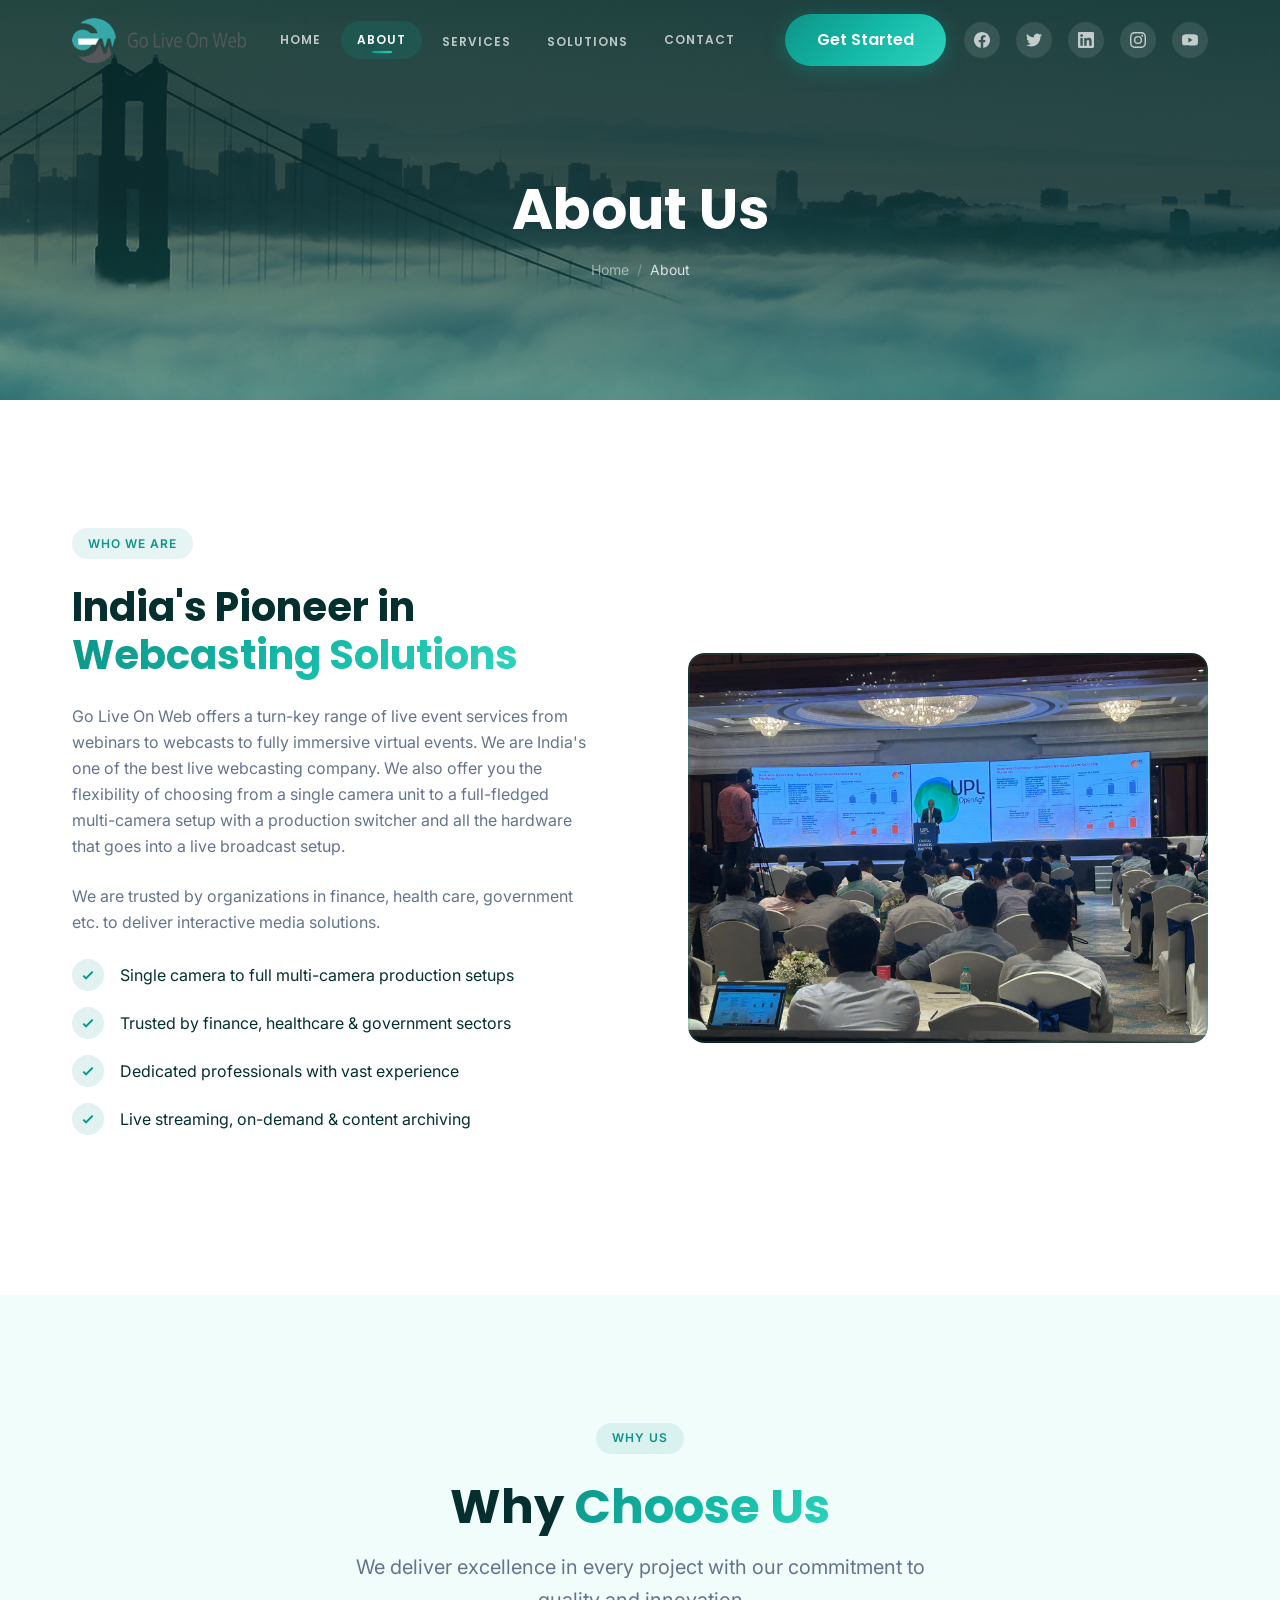
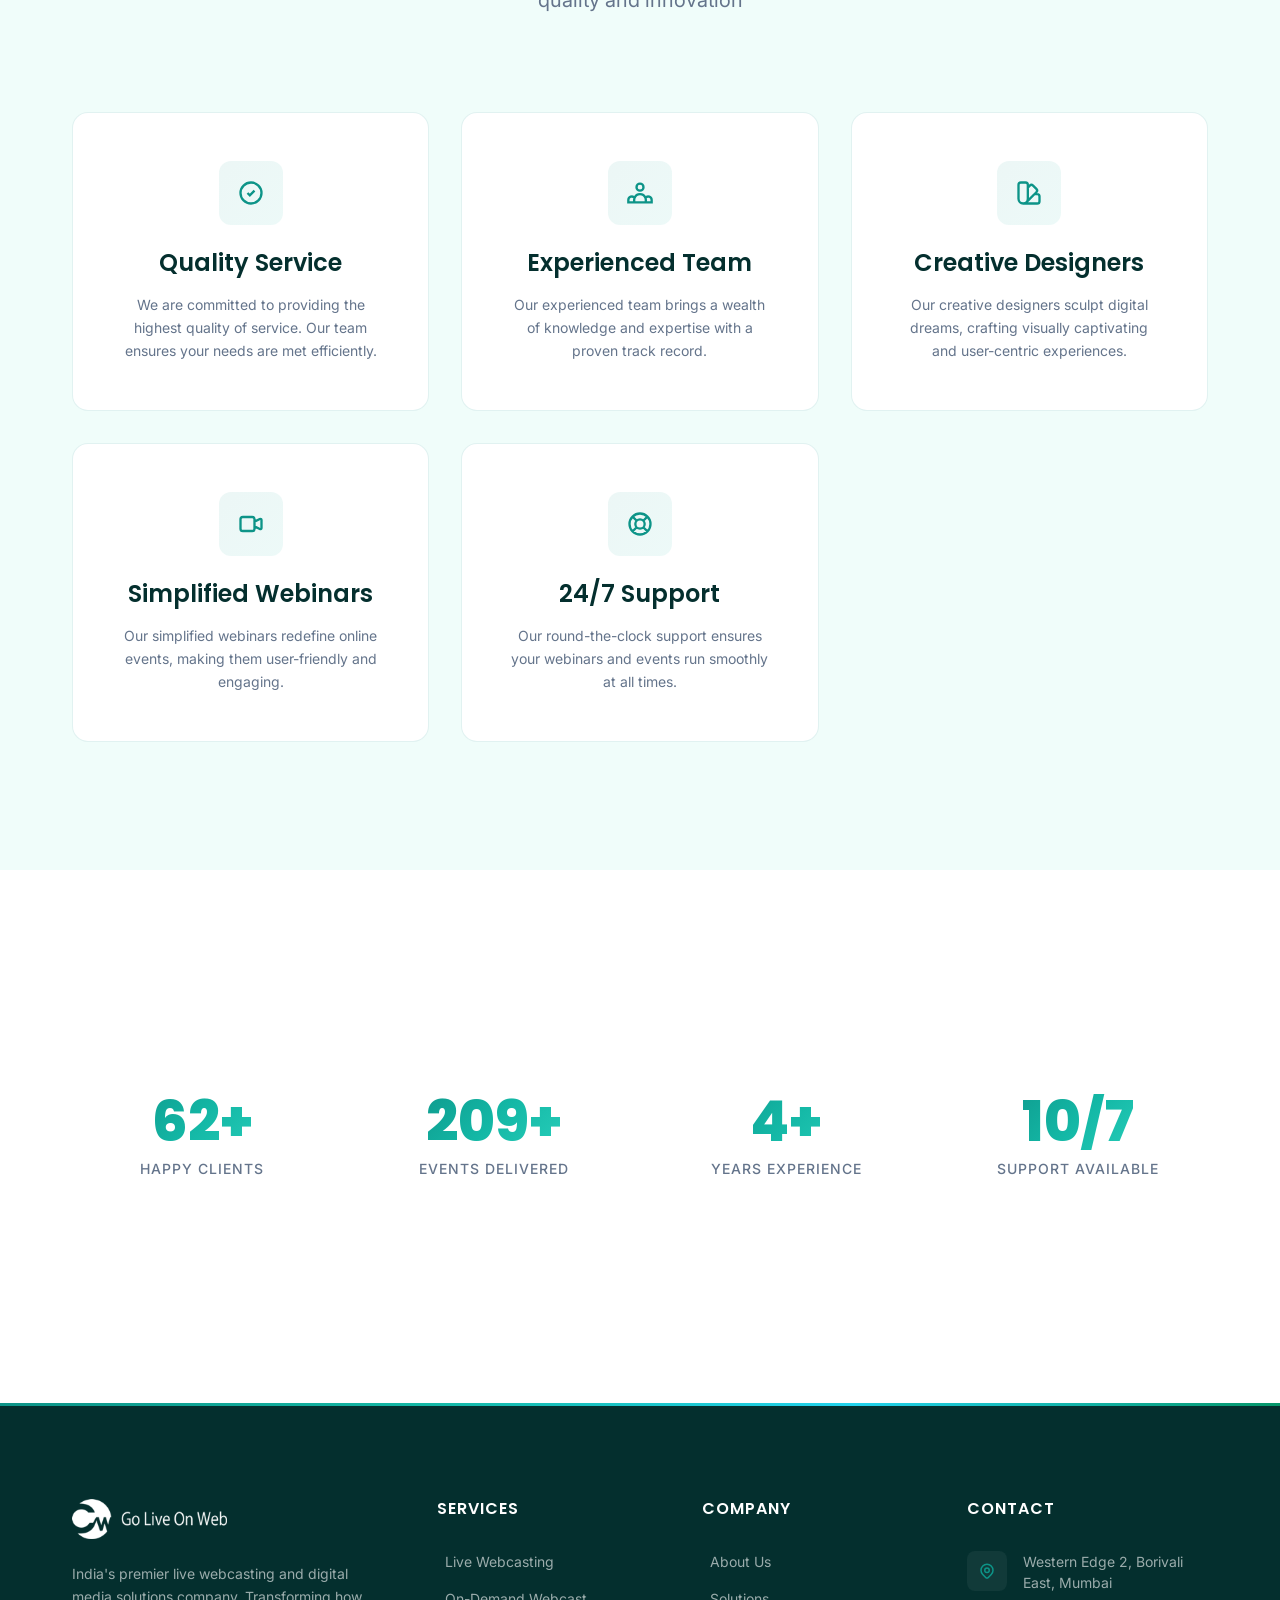
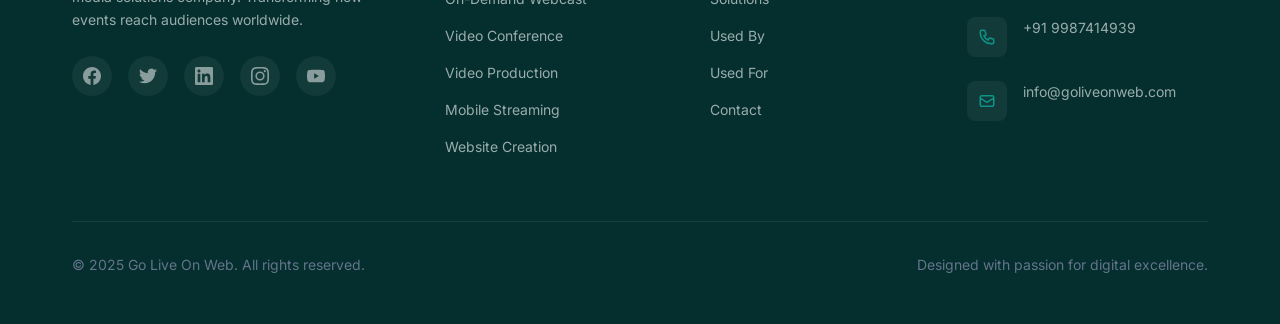
<file: about.html>
<!DOCTYPE html>
<html lang="en">
<head>
  <meta charset="UTF-8">
  <meta name="viewport" content="width=device-width, initial-scale=1.0">
  <meta name="description" content="Go Live On Web - About India's premier live webcasting, video production & digital media solutions company.">
  <title>About Us | Go Live On Web</title>
  <link rel="icon" href="images/icons/favicon.png">
  <link rel="preconnect" href="https://fonts.googleapis.com">
  <link rel="preconnect" href="https://fonts.gstatic.com" crossorigin>
  <link href="https://fonts.googleapis.com/css2?family=Inter:wght@400;500;600;700&family=Poppins:wght@600;700;800&display=swap" rel="stylesheet">
  <link rel="stylesheet" href="css/variables.css">
  <link rel="stylesheet" href="css/base.css">
  <link rel="stylesheet" href="css/layout.css">
  <link rel="stylesheet" href="css/components.css">
  <link rel="stylesheet" href="css/animations.css">
  <link rel="stylesheet" href="css/responsive.css">
</head>
<body>

  <!-- HEADER -->
  <header class="header header--solid">
    <div class="container header__inner">
      <a href="index.html" class="header__logo">
        <img src="images/goliveonweb.png" alt="Go Live On Web">
      </a>

      <nav class="header__nav">
        <a href="index.html" class="header__nav-link">Home</a>
        <a href="about.html" class="header__nav-link active">About</a>
        <div class="header__nav-item">
          <a href="service.html" class="header__nav-link">Services</a>
          <div class="header__dropdown">
            <a href="LiveWebcasting.html">Live Webcasting</a>
            <a href="Ondemand.html">On-Demand / Archived Webcast</a>
            <a href="VideoConference.html">Video Conference</a>
            <a href="VideoProduction.html">Video Production</a>
            <a href="MobileStreaming.html">Mobile Streaming</a>
            <a href="WebsiteCreation.html">Website Creation</a>
          </div>
        </div>
        <div class="header__nav-item">
          <a href="solution.html" class="header__nav-link">Solutions</a>
          <div class="header__dropdown">
            <a href="usedby.html">Used By</a>
            <a href="usedfor.html">Used For</a>
          </div>
        </div>
        <a href="index.html#contact" class="header__nav-link">Contact</a>
      </nav>

      <a href="index.html#contact" class="btn btn--primary btn--sm header__cta">Get Started</a>

      <div class="social-bar">
        <a href="https://www.facebook.com/goliveonweb" target="_blank" aria-label="Facebook">
          <svg width="16" height="16" fill="currentColor" viewBox="0 0 24 24"><path d="M24 12.073c0-6.627-5.373-12-12-12s-12 5.373-12 12c0 5.99 4.388 10.954 10.125 11.854v-8.385H7.078v-3.47h3.047V9.43c0-3.007 1.792-4.669 4.533-4.669 1.312 0 2.686.235 2.686.235v2.953H15.83c-1.491 0-1.956.925-1.956 1.874v2.25h3.328l-.532 3.47h-2.796v8.385C19.612 23.027 24 18.062 24 12.073z"/></svg>
        </a>
        <a href="https://twitter.com/goliveonweb" target="_blank" aria-label="Twitter">
          <svg width="16" height="16" fill="currentColor" viewBox="0 0 24 24"><path d="M23.953 4.57a10 10 0 01-2.825.775 4.958 4.958 0 002.163-2.723c-.951.555-2.005.959-3.127 1.184a4.92 4.92 0 00-8.384 4.482C7.69 8.095 4.067 6.13 1.64 3.162a4.822 4.822 0 00-.666 2.475c0 1.71.87 3.213 2.188 4.096a4.904 4.904 0 01-2.228-.616v.06a4.923 4.923 0 003.946 4.827 4.996 4.996 0 01-2.212.085 4.936 4.936 0 004.604 3.417 9.867 9.867 0 01-6.102 2.105c-.39 0-.779-.023-1.17-.067a13.995 13.995 0 007.557 2.209c9.053 0 13.998-7.496 13.998-13.985 0-.21 0-.42-.015-.63A9.935 9.935 0 0024 4.59z"/></svg>
        </a>
        <a href="https://www.linkedin.com/in/rishi-kanswal-bb2317104/" target="_blank" aria-label="LinkedIn">
          <svg width="16" height="16" fill="currentColor" viewBox="0 0 24 24"><path d="M20.447 20.452h-3.554v-5.569c0-1.328-.027-3.037-1.852-3.037-1.853 0-2.136 1.445-2.136 2.939v5.667H9.351V9h3.414v1.561h.046c.477-.9 1.637-1.85 3.37-1.85 3.601 0 4.267 2.37 4.267 5.455v6.286zM5.337 7.433c-1.144 0-2.063-.926-2.063-2.065 0-1.138.92-2.063 2.063-2.063 1.14 0 2.064.925 2.064 2.063 0 1.139-.925 2.065-2.064 2.065zm1.782 13.019H3.555V9h3.564v11.452zM22.225 0H1.771C.792 0 0 .774 0 1.729v20.542C0 23.227.792 24 1.771 24h20.451C23.2 24 24 23.227 24 22.271V1.729C24 .774 23.2 0 22.222 0h.003z"/></svg>
        </a>
        <a href="https://www.instagram.com/goliveonweb_rk/" target="_blank" aria-label="Instagram">
          <svg width="16" height="16" fill="currentColor" viewBox="0 0 24 24"><path d="M12 2.163c3.204 0 3.584.012 4.85.07 3.252.148 4.771 1.691 4.919 4.919.058 1.265.069 1.645.069 4.849 0 3.205-.012 3.584-.069 4.849-.149 3.225-1.664 4.771-4.919 4.919-1.266.058-1.644.07-4.85.07-3.204 0-3.584-.012-4.849-.07-3.26-.149-4.771-1.699-4.919-4.92-.058-1.265-.07-1.644-.07-4.849 0-3.204.013-3.583.07-4.849.149-3.227 1.664-4.771 4.919-4.919 1.266-.057 1.645-.069 4.849-.069zM12 0C8.741 0 8.333.014 7.053.072 2.695.272.273 2.69.073 7.052.014 8.333 0 8.741 0 12c0 3.259.014 3.668.072 4.948.2 4.358 2.618 6.78 6.98 6.98C8.333 23.986 8.741 24 12 24c3.259 0 3.668-.014 4.948-.072 4.354-.2 6.782-2.618 6.979-6.98.059-1.28.073-1.689.073-4.948 0-3.259-.014-3.667-.072-4.947-.196-4.354-2.617-6.78-6.979-6.98C15.668.014 15.259 0 12 0zm0 5.838a6.162 6.162 0 100 12.324 6.162 6.162 0 000-12.324zM12 16a4 4 0 110-8 4 4 0 010 8zm6.406-11.845a1.44 1.44 0 100 2.881 1.44 1.44 0 000-2.881z"/></svg>
        </a>
        <a href="https://www.youtube.com/channel/UCeTRzE7ubbzjwykTMzflrrQ" target="_blank" aria-label="YouTube">
          <svg width="16" height="16" fill="currentColor" viewBox="0 0 24 24"><path d="M23.498 6.186a3.016 3.016 0 00-2.122-2.136C19.505 3.545 12 3.545 12 3.545s-7.505 0-9.377.505A3.017 3.017 0 00.502 6.186C0 8.07 0 12 0 12s0 3.93.502 5.814a3.016 3.016 0 002.122 2.136c1.871.505 9.376.505 9.376.505s7.505 0 9.377-.505a3.015 3.015 0 002.122-2.136C24 15.93 24 12 24 12s0-3.93-.502-5.814zM9.545 15.568V8.432L15.818 12l-6.273 3.568z"/></svg>
        </a>
      </div>

      <button class="nav-toggle" aria-label="Toggle navigation">
        <span></span><span></span><span></span>
      </button>
    </div>
  </header>

  <!-- MOBILE NAV -->
  <div class="mobile-nav">
    <a href="index.html">Home</a>
    <a href="about.html">About</a>
    <a href="service.html">Services</a>
    <a href="solution.html">Solutions</a>
    <a href="index.html#contact">Contact</a>
  </div>

  <!-- PAGE HERO -->
  <section class="page-hero" style="background-image:url('images/banner3.jpg');">
    <div class="page-hero__overlay"></div>
    <div class="container page-hero__content reveal">
      <h1 class="page-hero__title">About Us</h1>
      <nav class="breadcrumb">
        <a href="index.html">Home</a>
        <span class="breadcrumb__separator">/</span>
        <span class="breadcrumb__current">About</span>
      </nav>
    </div>
  </section>

  <!-- ABOUT -->
  <section class="section">
    <div class="container">
      <div class="content-block" style="padding:0;">
        <div class="reveal--left">
          <div class="content-block__tag">Who We Are</div>
          <h3 class="content-block__title" style="color:var(--color-dark)">India's Pioneer in <span class="text-gradient">Webcasting Solutions</span></h3>
          <p class="content-block__text">Go Live On Web offers a turn-key range of live event services from webinars to webcasts to fully immersive virtual events. We are India's one of the best live webcasting company. We also offer you the flexibility of choosing from a single camera unit to a full-fledged multi-camera setup with a production switcher and all the hardware that goes into a live broadcast setup.</p>
          <p class="content-block__text">We are trusted by organizations in finance, health care, government etc. to deliver interactive media solutions.</p>
          <div class="content-block__list">
            <div class="content-block__list-item">
              <div class="content-block__list-icon">
                <svg width="16" height="16" fill="none" stroke="currentColor" stroke-width="3" viewBox="0 0 24 24"><path d="M5 13l4 4L19 7"/></svg>
              </div>
              <span style="color:var(--color-dark);">Single camera to full multi-camera production setups</span>
            </div>
            <div class="content-block__list-item">
              <div class="content-block__list-icon">
                <svg width="16" height="16" fill="none" stroke="currentColor" stroke-width="3" viewBox="0 0 24 24"><path d="M5 13l4 4L19 7"/></svg>
              </div>
              <span style="color:var(--color-dark);">Trusted by finance, healthcare & government sectors</span>
            </div>
            <div class="content-block__list-item">
              <div class="content-block__list-icon">
                <svg width="16" height="16" fill="none" stroke="currentColor" stroke-width="3" viewBox="0 0 24 24"><path d="M5 13l4 4L19 7"/></svg>
              </div>
              <span style="color:var(--color-dark);">Dedicated professionals with vast experience</span>
            </div>
            <div class="content-block__list-item">
              <div class="content-block__list-icon">
                <svg width="16" height="16" fill="none" stroke="currentColor" stroke-width="3" viewBox="0 0 24 24"><path d="M5 13l4 4L19 7"/></svg>
              </div>
              <span style="color:var(--color-dark);">Live streaming, on-demand & content archiving</span>
            </div>
          </div>
        </div>
        <div class="content-block__image reveal--right">
          <img src="images/img3.jpeg" alt="Go Live On Web Team">
        </div>
      </div>
    </div>
  </section>

  <!-- WHY CHOOSE US -->
  <section class="section section--off-white">
    <div class="container">
      <div class="section-header reveal">
        <div class="content-block__tag">Why Us</div>
        <h2>Why <span class="text-gradient">Choose Us</span></h2>
        <p>We deliver excellence in every project with our commitment to quality and innovation</p>
      </div>

      <div class="grid grid--3">
        <div class="card reveal delay-100" style="text-align:center;">
          <div class="card__icon" style="margin:0 auto var(--spacing-lg);">
            <svg width="28" height="28" fill="none" stroke="var(--color-primary)" stroke-width="2" viewBox="0 0 24 24"><path d="M9 12l2 2 4-4m6 2a9 9 0 11-18 0 9 9 0 0118 0z"/></svg>
          </div>
          <h4 class="card__title">Quality Service</h4>
          <p class="card__text">We are committed to providing the highest quality of service. Our team ensures your needs are met efficiently.</p>
        </div>

        <div class="card reveal delay-200" style="text-align:center;">
          <div class="card__icon" style="margin:0 auto var(--spacing-lg);">
            <svg width="28" height="28" fill="none" stroke="var(--color-primary)" stroke-width="2" viewBox="0 0 24 24"><path d="M17 20h5v-2a3 3 0 00-5.356-1.857M17 20H7m10 0v-2c0-.656-.126-1.283-.356-1.857M7 20H2v-2a3 3 0 015.356-1.857M7 20v-2c0-.656.126-1.283.356-1.857m0 0a5.002 5.002 0 019.288 0M15 7a3 3 0 11-6 0 3 3 0 016 0z"/></svg>
          </div>
          <h4 class="card__title">Experienced Team</h4>
          <p class="card__text">Our experienced team brings a wealth of knowledge and expertise with a proven track record.</p>
        </div>

        <div class="card reveal delay-300" style="text-align:center;">
          <div class="card__icon" style="margin:0 auto var(--spacing-lg);">
            <svg width="28" height="28" fill="none" stroke="var(--color-primary)" stroke-width="2" viewBox="0 0 24 24"><path d="M7 21a4 4 0 01-4-4V5a2 2 0 012-2h4a2 2 0 012 2v12a4 4 0 01-4 4zm0 0h12a2 2 0 002-2v-4a2 2 0 00-2-2h-2.343M11 7.343l1.657-1.657a2 2 0 012.828 0l2.829 2.829a2 2 0 010 2.828l-8.486 8.485M7 17h.01"/></svg>
          </div>
          <h4 class="card__title">Creative Designers</h4>
          <p class="card__text">Our creative designers sculpt digital dreams, crafting visually captivating and user-centric experiences.</p>
        </div>

        <div class="card reveal delay-100" style="text-align:center;">
          <div class="card__icon" style="margin:0 auto var(--spacing-lg);">
            <svg width="28" height="28" fill="none" stroke="var(--color-primary)" stroke-width="2" viewBox="0 0 24 24"><path d="M15 10l4.553-2.276A1 1 0 0121 8.618v6.764a1 1 0 01-1.447.894L15 14M5 18h8a2 2 0 002-2V8a2 2 0 00-2-2H5a2 2 0 00-2 2v8a2 2 0 002 2z"/></svg>
          </div>
          <h4 class="card__title">Simplified Webinars</h4>
          <p class="card__text">Our simplified webinars redefine online events, making them user-friendly and engaging.</p>
        </div>

        <div class="card reveal delay-200" style="text-align:center;">
          <div class="card__icon" style="margin:0 auto var(--spacing-lg);">
            <svg width="28" height="28" fill="none" stroke="var(--color-primary)" stroke-width="2" viewBox="0 0 24 24"><path d="M18.364 5.636l-3.536 3.536m0 5.656l3.536 3.536M9.172 9.172L5.636 5.636m3.536 9.192l-3.536 3.536M21 12a9 9 0 11-18 0 9 9 0 0118 0zm-5 0a4 4 0 11-8 0 4 4 0 018 0z"/></svg>
          </div>
          <h4 class="card__title">24/7 Support</h4>
          <p class="card__text">Our round-the-clock support ensures your webinars and events run smoothly at all times.</p>
        </div>
      </div>
    </div>
  </section>

  <!-- STATS -->
  <section class="section">
    <div class="container">
      <div class="stats reveal">
        <div class="stat">
          <div class="stat__number" data-count="150" data-suffix="+">0</div>
          <div class="stat__label">Happy Clients</div>
        </div>
        <div class="stat">
          <div class="stat__number" data-count="500" data-suffix="+">0</div>
          <div class="stat__label">Events Delivered</div>
        </div>
        <div class="stat">
          <div class="stat__number" data-count="10" data-suffix="+">0</div>
          <div class="stat__label">Years Experience</div>
        </div>
        <div class="stat">
          <div class="stat__number" data-count="24" data-suffix="/7">0</div>
          <div class="stat__label">Support Available</div>
        </div>
      </div>
    </div>
  </section>

  <!-- FOOTER -->
  <footer class="footer">
    <div class="container">
      <div class="footer__grid">
        <div class="footer__brand">
          <a href="index.html">
            <img src="images/goliveonweb.png" alt="Go Live On Web" style="height:40px;filter:brightness(0) invert(1);">
          </a>
          <p>India's premier live webcasting and digital media solutions company. Transforming how events reach audiences worldwide.</p>
          <div class="footer__socials" style="margin-top:var(--spacing-lg);">
            <a href="https://www.facebook.com/goliveonweb" target="_blank" class="footer__social-link" aria-label="Facebook">
              <svg width="18" height="18" fill="currentColor" viewBox="0 0 24 24"><path d="M24 12.073c0-6.627-5.373-12-12-12s-12 5.373-12 12c0 5.99 4.388 10.954 10.125 11.854v-8.385H7.078v-3.47h3.047V9.43c0-3.007 1.792-4.669 4.533-4.669 1.312 0 2.686.235 2.686.235v2.953H15.83c-1.491 0-1.956.925-1.956 1.874v2.25h3.328l-.532 3.47h-2.796v8.385C19.612 23.027 24 18.062 24 12.073z"/></svg>
            </a>
            <a href="https://twitter.com/goliveonweb" target="_blank" class="footer__social-link" aria-label="Twitter">
              <svg width="18" height="18" fill="currentColor" viewBox="0 0 24 24"><path d="M23.953 4.57a10 10 0 01-2.825.775 4.958 4.958 0 002.163-2.723c-.951.555-2.005.959-3.127 1.184a4.92 4.92 0 00-8.384 4.482C7.69 8.095 4.067 6.13 1.64 3.162a4.822 4.822 0 00-.666 2.475c0 1.71.87 3.213 2.188 4.096a4.904 4.904 0 01-2.228-.616v.06a4.923 4.923 0 003.946 4.827 4.996 4.996 0 01-2.212.085 4.936 4.936 0 004.604 3.417 9.867 9.867 0 01-6.102 2.105c-.39 0-.779-.023-1.17-.067a13.995 13.995 0 007.557 2.209c9.053 0 13.998-7.496 13.998-13.985 0-.21 0-.42-.015-.63A9.935 9.935 0 0024 4.59z"/></svg>
            </a>
            <a href="https://www.linkedin.com/in/rishi-kanswal-bb2317104/" target="_blank" class="footer__social-link" aria-label="LinkedIn">
              <svg width="18" height="18" fill="currentColor" viewBox="0 0 24 24"><path d="M20.447 20.452h-3.554v-5.569c0-1.328-.027-3.037-1.852-3.037-1.853 0-2.136 1.445-2.136 2.939v5.667H9.351V9h3.414v1.561h.046c.477-.9 1.637-1.85 3.37-1.85 3.601 0 4.267 2.37 4.267 5.455v6.286zM5.337 7.433c-1.144 0-2.063-.926-2.063-2.065 0-1.138.92-2.063 2.063-2.063 1.14 0 2.064.925 2.064 2.063 0 1.139-.925 2.065-2.064 2.065zm1.782 13.019H3.555V9h3.564v11.452zM22.225 0H1.771C.792 0 0 .774 0 1.729v20.542C0 23.227.792 24 1.771 24h20.451C23.2 24 24 23.227 24 22.271V1.729C24 .774 23.2 0 22.222 0h.003z"/></svg>
            </a>
            <a href="https://www.instagram.com/goliveonweb_rk/" target="_blank" class="footer__social-link" aria-label="Instagram">
              <svg width="18" height="18" fill="currentColor" viewBox="0 0 24 24"><path d="M12 2.163c3.204 0 3.584.012 4.85.07 3.252.148 4.771 1.691 4.919 4.919.058 1.265.069 1.645.069 4.849 0 3.205-.012 3.584-.069 4.849-.149 3.225-1.664 4.771-4.919 4.919-1.266.058-1.644.07-4.85.07-3.204 0-3.584-.012-4.849-.07-3.26-.149-4.771-1.699-4.919-4.92-.058-1.265-.07-1.644-.07-4.849 0-3.204.013-3.583.07-4.849.149-3.227 1.664-4.771 4.919-4.919 1.266-.057 1.645-.069 4.849-.069zM12 0C8.741 0 8.333.014 7.053.072 2.695.272.273 2.69.073 7.052.014 8.333 0 8.741 0 12c0 3.259.014 3.668.072 4.948.2 4.358 2.618 6.78 6.98 6.98C8.333 23.986 8.741 24 12 24c3.259 0 3.668-.014 4.948-.072 4.354-.2 6.782-2.618 6.979-6.98.059-1.28.073-1.689.073-4.948 0-3.259-.014-3.667-.072-4.947-.196-4.354-2.617-6.78-6.979-6.98C15.668.014 15.259 0 12 0zm0 5.838a6.162 6.162 0 100 12.324 6.162 6.162 0 000-12.324zM12 16a4 4 0 110-8 4 4 0 010 8zm6.406-11.845a1.44 1.44 0 100 2.881 1.44 1.44 0 000-2.881z"/></svg>
            </a>
            <a href="https://www.youtube.com/channel/UCeTRzE7ubbzjwykTMzflrrQ" target="_blank" class="footer__social-link" aria-label="YouTube">
              <svg width="18" height="18" fill="currentColor" viewBox="0 0 24 24"><path d="M23.498 6.186a3.016 3.016 0 00-2.122-2.136C19.505 3.545 12 3.545 12 3.545s-7.505 0-9.377.505A3.017 3.017 0 00.502 6.186C0 8.07 0 12 0 12s0 3.93.502 5.814a3.016 3.016 0 002.122 2.136c1.871.505 9.376.505 9.376.505s7.505 0 9.377-.505a3.015 3.015 0 002.122-2.136C24 15.93 24 12 24 12s0-3.93-.502-5.814zM9.545 15.568V8.432L15.818 12l-6.273 3.568z"/></svg>
            </a>
          </div>
        </div>

        <div>
          <h5 class="footer__heading">Services</h5>
          <div class="footer__links">
            <a href="LiveWebcasting.html">Live Webcasting</a>
            <a href="Ondemand.html">On-Demand Webcast</a>
            <a href="VideoConference.html">Video Conference</a>
            <a href="VideoProduction.html">Video Production</a>
            <a href="MobileStreaming.html">Mobile Streaming</a>
            <a href="WebsiteCreation.html">Website Creation</a>
          </div>
        </div>

        <div>
          <h5 class="footer__heading">Company</h5>
          <div class="footer__links">
            <a href="about.html">About Us</a>
            <a href="solution.html">Solutions</a>
            <a href="usedby.html">Used By</a>
            <a href="usedfor.html">Used For</a>
            <a href="index.html#contact">Contact</a>
          </div>
        </div>

        <div>
          <h5 class="footer__heading">Contact</h5>
          <div class="footer__contact-item">
            <div class="footer__contact-icon">
              <svg width="18" height="18" fill="none" stroke="currentColor" stroke-width="2" viewBox="0 0 24 24"><path d="M17.657 16.657L13.414 20.9a1.998 1.998 0 01-2.827 0l-4.244-4.243a8 8 0 1111.314 0z"/><path d="M15 11a3 3 0 11-6 0 3 3 0 016 0z"/></svg>
            </div>
            <span>Western Edge 2, Borivali East, Mumbai</span>
          </div>
          <div class="footer__contact-item">
            <div class="footer__contact-icon">
              <svg width="18" height="18" fill="none" stroke="currentColor" stroke-width="2" viewBox="0 0 24 24"><path d="M3 5a2 2 0 012-2h3.28a1 1 0 01.948.684l1.498 4.493a1 1 0 01-.502 1.21l-2.257 1.13a11.042 11.042 0 005.516 5.516l1.13-2.257a1 1 0 011.21-.502l4.493 1.498a1 1 0 01.684.949V19a2 2 0 01-2 2h-1C9.716 21 3 14.284 3 6V5z"/></svg>
            </div>
            <span><a href="tel:+919987414939" style="color:rgba(255,255,255,0.6);transition:color 0.3s;" onmouseover="this.style.color='white'" onmouseout="this.style.color='rgba(255,255,255,0.6)'">+91 9987414939</a></span>
          </div>
          <div class="footer__contact-item">
            <div class="footer__contact-icon">
              <svg width="18" height="18" fill="none" stroke="currentColor" stroke-width="2" viewBox="0 0 24 24"><path d="M3 8l7.89 5.26a2 2 0 002.22 0L21 8M5 19h14a2 2 0 002-2V7a2 2 0 00-2-2H5a2 2 0 00-2 2v10a2 2 0 002 2z"/></svg>
            </div>
            <span><a href="mailto:info@goliveonweb.com" style="color:rgba(255,255,255,0.6);transition:color 0.3s;" onmouseover="this.style.color='white'" onmouseout="this.style.color='rgba(255,255,255,0.6)'">info@goliveonweb.com</a></span>
          </div>
        </div>
      </div>

      <div class="footer__bottom">
        <p>&copy; 2025 Go Live On Web. All rights reserved.</p>
        <p>Designed with passion for digital excellence.</p>
      </div>
    </div>
  </footer>

  <!-- BACK TO TOP -->
  <button class="back-to-top" aria-label="Back to top">
    <svg width="20" height="20" fill="none" stroke="currentColor" stroke-width="2.5" viewBox="0 0 24 24"><path d="M18 15l-6-6-6 6"/></svg>
  </button>

  <script src="js/main.js"></script>
  <script src="js/animations.js"></script>
</body>
</html>
</file>
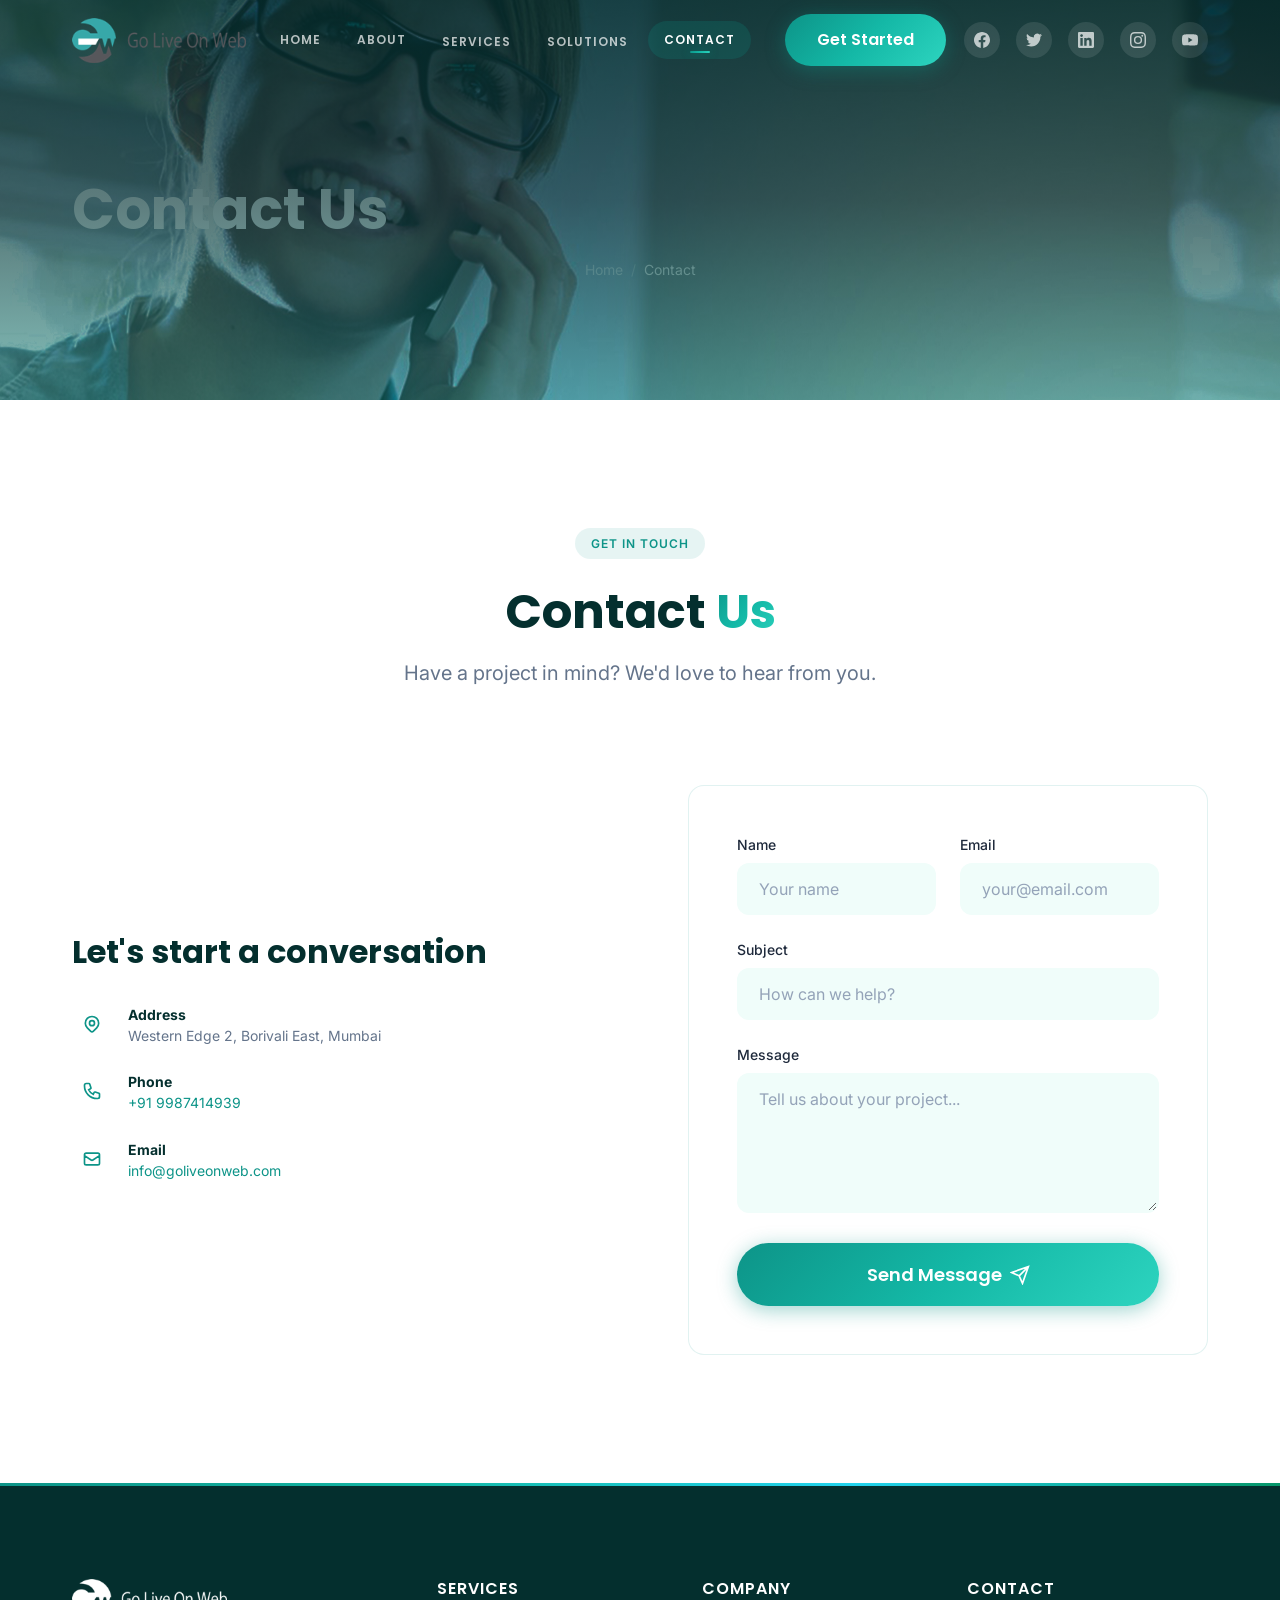
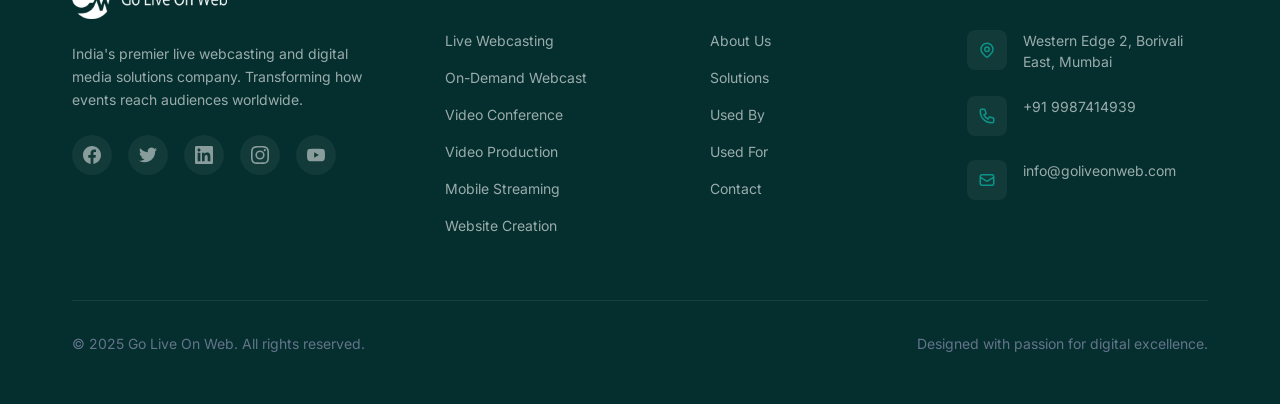
<file: contact.html>
<!DOCTYPE html>
<html lang="en">
<head>
  <meta charset="UTF-8">
  <meta name="viewport" content="width=device-width, initial-scale=1.0">
  <meta name="description" content="Contact Go Live On Web - India's premier live webcasting, video production & digital media solutions company.">
  <title>Contact Us | Go Live On Web</title>
  <link rel="icon" href="images/icons/favicon.png">
  <link rel="preconnect" href="https://fonts.googleapis.com">
  <link rel="preconnect" href="https://fonts.gstatic.com" crossorigin>
  <link href="https://fonts.googleapis.com/css2?family=Inter:wght@400;500;600;700&family=Poppins:wght@600;700;800&display=swap" rel="stylesheet">
  <link rel="stylesheet" href="css/variables.css">
  <link rel="stylesheet" href="css/base.css">
  <link rel="stylesheet" href="css/layout.css">
  <link rel="stylesheet" href="css/components.css">
  <link rel="stylesheet" href="css/animations.css">
  <link rel="stylesheet" href="css/responsive.css">
</head>
<body>

  <!-- HEADER -->
  <header class="header header--solid">
    <div class="container header__inner">
      <a href="index.html" class="header__logo">
        <img src="images/goliveonweb.png" alt="Go Live On Web">
      </a>

      <nav class="header__nav">
        <a href="index.html" class="header__nav-link">Home</a>
        <a href="index.html#about" class="header__nav-link">About</a>
        <div class="header__nav-item">
          <a href="service.html" class="header__nav-link">Services</a>
          <div class="header__dropdown">
            <a href="LiveWebcasting.html">Live Webcasting</a>
            <a href="Ondemand.html">On-Demand / Archived Webcast</a>
            <a href="VideoConference.html">Video Conference</a>
            <a href="VideoProduction.html">Video Production</a>
            <a href="MobileStreaming.html">Mobile Streaming</a>
            <a href="WebsiteCreation.html">Website Creation</a>
          </div>
        </div>
        <div class="header__nav-item">
          <a href="solution.html" class="header__nav-link">Solutions</a>
          <div class="header__dropdown">
            <a href="usedby.html">Used By</a>
            <a href="usedfor.html">Used For</a>
          </div>
        </div>
        <a href="contact.html" class="header__nav-link active">Contact</a>
      </nav>

      <a href="contact.html" class="btn btn--primary btn--sm header__cta">Get Started</a>

      <div class="social-bar">
        <a href="https://www.facebook.com/goliveonweb" target="_blank" aria-label="Facebook">
          <svg width="16" height="16" fill="currentColor" viewBox="0 0 24 24"><path d="M24 12.073c0-6.627-5.373-12-12-12s-12 5.373-12 12c0 5.99 4.388 10.954 10.125 11.854v-8.385H7.078v-3.47h3.047V9.43c0-3.007 1.792-4.669 4.533-4.669 1.312 0 2.686.235 2.686.235v2.953H15.83c-1.491 0-1.956.925-1.956 1.874v2.25h3.328l-.532 3.47h-2.796v8.385C19.612 23.027 24 18.062 24 12.073z"/></svg>
        </a>
        <a href="https://twitter.com/goliveonweb" target="_blank" aria-label="Twitter">
          <svg width="16" height="16" fill="currentColor" viewBox="0 0 24 24"><path d="M23.953 4.57a10 10 0 01-2.825.775 4.958 4.958 0 002.163-2.723c-.951.555-2.005.959-3.127 1.184a4.92 4.92 0 00-8.384 4.482C7.69 8.095 4.067 6.13 1.64 3.162a4.822 4.822 0 00-.666 2.475c0 1.71.87 3.213 2.188 4.096a4.904 4.904 0 01-2.228-.616v.06a4.923 4.923 0 003.946 4.827 4.996 4.996 0 01-2.212.085 4.936 4.936 0 004.604 3.417 9.867 9.867 0 01-6.102 2.105c-.39 0-.779-.023-1.17-.067a13.995 13.995 0 007.557 2.209c9.053 0 13.998-7.496 13.998-13.985 0-.21 0-.42-.015-.63A9.935 9.935 0 0024 4.59z"/></svg>
        </a>
        <a href="https://www.linkedin.com/in/rishi-kanswal-bb2317104/" target="_blank" aria-label="LinkedIn">
          <svg width="16" height="16" fill="currentColor" viewBox="0 0 24 24"><path d="M20.447 20.452h-3.554v-5.569c0-1.328-.027-3.037-1.852-3.037-1.853 0-2.136 1.445-2.136 2.939v5.667H9.351V9h3.414v1.561h.046c.477-.9 1.637-1.85 3.37-1.85 3.601 0 4.267 2.37 4.267 5.455v6.286zM5.337 7.433c-1.144 0-2.063-.926-2.063-2.065 0-1.138.92-2.063 2.063-2.063 1.14 0 2.064.925 2.064 2.063 0 1.139-.925 2.065-2.064 2.065zm1.782 13.019H3.555V9h3.564v11.452zM22.225 0H1.771C.792 0 0 .774 0 1.729v20.542C0 23.227.792 24 1.771 24h20.451C23.2 24 24 23.227 24 22.271V1.729C24 .774 23.2 0 22.222 0h.003z"/></svg>
        </a>
        <a href="https://www.instagram.com/goliveonweb_rk/" target="_blank" aria-label="Instagram">
          <svg width="16" height="16" fill="currentColor" viewBox="0 0 24 24"><path d="M12 2.163c3.204 0 3.584.012 4.85.07 3.252.148 4.771 1.691 4.919 4.919.058 1.265.069 1.645.069 4.849 0 3.205-.012 3.584-.069 4.849-.149 3.225-1.664 4.771-4.919 4.919-1.266.058-1.644.07-4.85.07-3.204 0-3.584-.012-4.849-.07-3.26-.149-4.771-1.699-4.919-4.92-.058-1.265-.07-1.644-.07-4.849 0-3.204.013-3.583.07-4.849.149-3.227 1.664-4.771 4.919-4.919 1.266-.057 1.645-.069 4.849-.069zM12 0C8.741 0 8.333.014 7.053.072 2.695.272.273 2.69.073 7.052.014 8.333 0 8.741 0 12c0 3.259.014 3.668.072 4.948.2 4.358 2.618 6.78 6.98 6.98C8.333 23.986 8.741 24 12 24c3.259 0 3.668-.014 4.948-.072 4.354-.2 6.782-2.618 6.979-6.98.059-1.28.073-1.689.073-4.948 0-3.259-.014-3.667-.072-4.947-.196-4.354-2.617-6.78-6.979-6.98C15.668.014 15.259 0 12 0zm0 5.838a6.162 6.162 0 100 12.324 6.162 6.162 0 000-12.324zM12 16a4 4 0 110-8 4 4 0 010 8zm6.406-11.845a1.44 1.44 0 100 2.881 1.44 1.44 0 000-2.881z"/></svg>
        </a>
        <a href="https://www.youtube.com/channel/UCeTRzE7ubbzjwykTMzflrrQ" target="_blank" aria-label="YouTube">
          <svg width="16" height="16" fill="currentColor" viewBox="0 0 24 24"><path d="M23.498 6.186a3.016 3.016 0 00-2.122-2.136C19.505 3.545 12 3.545 12 3.545s-7.505 0-9.377.505A3.017 3.017 0 00.502 6.186C0 8.07 0 12 0 12s0 3.93.502 5.814a3.016 3.016 0 002.122 2.136c1.871.505 9.376.505 9.376.505s7.505 0 9.377-.505a3.015 3.015 0 002.122-2.136C24 15.93 24 12 24 12s0-3.93-.502-5.814zM9.545 15.568V8.432L15.818 12l-6.273 3.568z"/></svg>
        </a>
      </div>

      <button class="nav-toggle" aria-label="Toggle navigation">
        <span></span><span></span><span></span>
      </button>
    </div>
  </header>

  <!-- MOBILE NAV -->
  <div class="mobile-nav">
    <a href="index.html">Home</a>
    <a href="index.html#about">About</a>
    <a href="service.html">Services</a>
    <a href="solution.html">Solutions</a>
    <a href="contact.html" class="active">Contact</a>
  </div>

  <!-- PAGE HERO -->
  <section class="page-hero" style="background-image:url('images/banner4.jpg');">
    <div class="page-hero__overlay"></div>
    <div class="container">
      <h1 class="page-hero__title">Contact Us</h1>
      <nav class="breadcrumb">
        <a href="index.html">Home</a>
        <span class="breadcrumb__separator">/</span>
        <span class="breadcrumb__current">Contact</span>
      </nav>
    </div>
  </section>

  <!-- CONTACT SECTION -->
  <section class="section" id="contact">
    <div class="container">
      <div class="section-header reveal">
        <div class="content-block__tag">Get In Touch</div>
        <h2>Contact <span class="text-gradient">Us</span></h2>
        <p>Have a project in mind? We'd love to hear from you.</p>
      </div>

      <div class="content-block" style="padding:0;">
        <div class="reveal--left">
          <h4 style="margin-bottom:var(--spacing-xl);">Let's start a conversation</h4>
          <div class="footer__contact-item">
            <div class="footer__contact-icon">
              <svg width="20" height="20" fill="none" stroke="currentColor" stroke-width="2" viewBox="0 0 24 24"><path d="M17.657 16.657L13.414 20.9a1.998 1.998 0 01-2.827 0l-4.244-4.243a8 8 0 1111.314 0z"/><path d="M15 11a3 3 0 11-6 0 3 3 0 016 0z"/></svg>
            </div>
            <div>
              <strong style="color:var(--color-dark);">Address</strong>
              <p style="margin:0;">Western Edge 2, Borivali East, Mumbai</p>
            </div>
          </div>
          <div class="footer__contact-item">
            <div class="footer__contact-icon">
              <svg width="20" height="20" fill="none" stroke="currentColor" stroke-width="2" viewBox="0 0 24 24"><path d="M3 5a2 2 0 012-2h3.28a1 1 0 01.948.684l1.498 4.493a1 1 0 01-.502 1.21l-2.257 1.13a11.042 11.042 0 005.516 5.516l1.13-2.257a1 1 0 011.21-.502l4.493 1.498a1 1 0 01.684.949V19a2 2 0 01-2 2h-1C9.716 21 3 14.284 3 6V5z"/></svg>
            </div>
            <div>
              <strong style="color:var(--color-dark);">Phone</strong>
              <p style="margin:0;"><a href="tel:+919987414939" style="color:var(--color-primary);">+91 9987414939</a></p>
            </div>
          </div>
          <div class="footer__contact-item">
            <div class="footer__contact-icon">
              <svg width="20" height="20" fill="none" stroke="currentColor" stroke-width="2" viewBox="0 0 24 24"><path d="M3 8l7.89 5.26a2 2 0 002.22 0L21 8M5 19h14a2 2 0 002-2V7a2 2 0 00-2-2H5a2 2 0 00-2 2v10a2 2 0 002 2z"/></svg>
            </div>
            <div>
              <strong style="color:var(--color-dark);">Email</strong>
              <p style="margin:0;"><a href="mailto:info@goliveonweb.com" style="color:var(--color-primary);">info@goliveonweb.com</a></p>
            </div>
          </div>
        </div>

        <div class="card reveal--right" style="padding:var(--spacing-2xl);">
          <form action="contact.php" method="POST">
            <div style="display:grid;grid-template-columns:1fr 1fr;gap:var(--spacing-lg);">
              <div class="form-group">
                <label class="form-label" for="name">Name</label>
                <input type="text" id="name" name="name" class="form-input" placeholder="Your name" required>
              </div>
              <div class="form-group">
                <label class="form-label" for="email">Email</label>
                <input type="email" id="email" name="email" class="form-input" placeholder="your@email.com" required>
              </div>
            </div>
            <div class="form-group">
              <label class="form-label" for="subject">Subject</label>
              <input type="text" id="subject" name="subject" class="form-input" placeholder="How can we help?">
            </div>
            <div class="form-group">
              <label class="form-label" for="message">Message</label>
              <textarea id="message" name="message" class="form-textarea" placeholder="Tell us about your project..." required></textarea>
            </div>
            <button type="submit" class="btn btn--primary btn--lg" style="width:100%;">
              Send Message
              <svg width="20" height="20" fill="none" stroke="currentColor" stroke-width="2" viewBox="0 0 24 24"><path d="M22 2L11 13M22 2l-7 20-4-9-9-4 20-7z"/></svg>
            </button>
          </form>
        </div>
      </div>
    </div>
  </section>

  <!-- FOOTER -->
  <footer class="footer">
    <div class="container">
      <div class="footer__grid">
        <div class="footer__brand">
          <a href="index.html">
            <img src="images/goliveonweb.png" alt="Go Live On Web" style="height:40px;filter:brightness(0) invert(1);">
          </a>
          <p>India's premier live webcasting and digital media solutions company. Transforming how events reach audiences worldwide.</p>
          <div class="footer__socials" style="margin-top:var(--spacing-lg);">
            <a href="https://www.facebook.com/goliveonweb" target="_blank" class="footer__social-link" aria-label="Facebook">
              <svg width="18" height="18" fill="currentColor" viewBox="0 0 24 24"><path d="M24 12.073c0-6.627-5.373-12-12-12s-12 5.373-12 12c0 5.99 4.388 10.954 10.125 11.854v-8.385H7.078v-3.47h3.047V9.43c0-3.007 1.792-4.669 4.533-4.669 1.312 0 2.686.235 2.686.235v2.953H15.83c-1.491 0-1.956.925-1.956 1.874v2.25h3.328l-.532 3.47h-2.796v8.385C19.612 23.027 24 18.062 24 12.073z"/></svg>
            </a>
            <a href="https://twitter.com/goliveonweb" target="_blank" class="footer__social-link" aria-label="Twitter">
              <svg width="18" height="18" fill="currentColor" viewBox="0 0 24 24"><path d="M23.953 4.57a10 10 0 01-2.825.775 4.958 4.958 0 002.163-2.723c-.951.555-2.005.959-3.127 1.184a4.92 4.92 0 00-8.384 4.482C7.69 8.095 4.067 6.13 1.64 3.162a4.822 4.822 0 00-.666 2.475c0 1.71.87 3.213 2.188 4.096a4.904 4.904 0 01-2.228-.616v.06a4.923 4.923 0 003.946 4.827 4.996 4.996 0 01-2.212.085 4.936 4.936 0 004.604 3.417 9.867 9.867 0 01-6.102 2.105c-.39 0-.779-.023-1.17-.067a13.995 13.995 0 007.557 2.209c9.053 0 13.998-7.496 13.998-13.985 0-.21 0-.42-.015-.63A9.935 9.935 0 0024 4.59z"/></svg>
            </a>
            <a href="https://www.linkedin.com/in/rishi-kanswal-bb2317104/" target="_blank" class="footer__social-link" aria-label="LinkedIn">
              <svg width="18" height="18" fill="currentColor" viewBox="0 0 24 24"><path d="M20.447 20.452h-3.554v-5.569c0-1.328-.027-3.037-1.852-3.037-1.853 0-2.136 1.445-2.136 2.939v5.667H9.351V9h3.414v1.561h.046c.477-.9 1.637-1.85 3.37-1.85 3.601 0 4.267 2.37 4.267 5.455v6.286zM5.337 7.433c-1.144 0-2.063-.926-2.063-2.065 0-1.138.92-2.063 2.063-2.063 1.14 0 2.064.925 2.064 2.063 0 1.139-.925 2.065-2.064 2.065zm1.782 13.019H3.555V9h3.564v11.452zM22.225 0H1.771C.792 0 0 .774 0 1.729v20.542C0 23.227.792 24 1.771 24h20.451C23.2 24 24 23.227 24 22.271V1.729C24 .774 23.2 0 22.222 0h.003z"/></svg>
            </a>
            <a href="https://www.instagram.com/goliveonweb_rk/" target="_blank" class="footer__social-link" aria-label="Instagram">
              <svg width="18" height="18" fill="currentColor" viewBox="0 0 24 24"><path d="M12 2.163c3.204 0 3.584.012 4.85.07 3.252.148 4.771 1.691 4.919 4.919.058 1.265.069 1.645.069 4.849 0 3.205-.012 3.584-.069 4.849-.149 3.225-1.664 4.771-4.919 4.919-1.266.058-1.644.07-4.85.07-3.204 0-3.584-.012-4.849-.07-3.26-.149-4.771-1.699-4.919-4.92-.058-1.265-.07-1.644-.07-4.849 0-3.204.013-3.583.07-4.849.149-3.227 1.664-4.771 4.919-4.919 1.266-.057 1.645-.069 4.849-.069zM12 0C8.741 0 8.333.014 7.053.072 2.695.272.273 2.69.073 7.052.014 8.333 0 8.741 0 12c0 3.259.014 3.668.072 4.948.2 4.358 2.618 6.78 6.98 6.98C8.333 23.986 8.741 24 12 24c3.259 0 3.668-.014 4.948-.072 4.354-.2 6.782-2.618 6.979-6.98.059-1.28.073-1.689.073-4.948 0-3.259-.014-3.667-.072-4.947-.196-4.354-2.617-6.78-6.979-6.98C15.668.014 15.259 0 12 0zm0 5.838a6.162 6.162 0 100 12.324 6.162 6.162 0 000-12.324zM12 16a4 4 0 110-8 4 4 0 010 8zm6.406-11.845a1.44 1.44 0 100 2.881 1.44 1.44 0 000-2.881z"/></svg>
            </a>
            <a href="https://www.youtube.com/channel/UCeTRzE7ubbzjwykTMzflrrQ" target="_blank" class="footer__social-link" aria-label="YouTube">
              <svg width="18" height="18" fill="currentColor" viewBox="0 0 24 24"><path d="M23.498 6.186a3.016 3.016 0 00-2.122-2.136C19.505 3.545 12 3.545 12 3.545s-7.505 0-9.377.505A3.017 3.017 0 00.502 6.186C0 8.07 0 12 0 12s0 3.93.502 5.814a3.016 3.016 0 002.122 2.136c1.871.505 9.376.505 9.376.505s7.505 0 9.377-.505a3.015 3.015 0 002.122-2.136C24 15.93 24 12 24 12s0-3.93-.502-5.814zM9.545 15.568V8.432L15.818 12l-6.273 3.568z"/></svg>
            </a>
          </div>
        </div>

        <div>
          <h5 class="footer__heading">Services</h5>
          <div class="footer__links">
            <a href="LiveWebcasting.html">Live Webcasting</a>
            <a href="Ondemand.html">On-Demand Webcast</a>
            <a href="VideoConference.html">Video Conference</a>
            <a href="VideoProduction.html">Video Production</a>
            <a href="MobileStreaming.html">Mobile Streaming</a>
            <a href="WebsiteCreation.html">Website Creation</a>
          </div>
        </div>

        <div>
          <h5 class="footer__heading">Company</h5>
          <div class="footer__links">
            <a href="about.html">About Us</a>
            <a href="solution.html">Solutions</a>
            <a href="usedby.html">Used By</a>
            <a href="usedfor.html">Used For</a>
            <a href="contact.html">Contact</a>
          </div>
        </div>

        <div>
          <h5 class="footer__heading">Contact</h5>
          <div class="footer__contact-item">
            <div class="footer__contact-icon">
              <svg width="18" height="18" fill="none" stroke="currentColor" stroke-width="2" viewBox="0 0 24 24"><path d="M17.657 16.657L13.414 20.9a1.998 1.998 0 01-2.827 0l-4.244-4.243a8 8 0 1111.314 0z"/><path d="M15 11a3 3 0 11-6 0 3 3 0 016 0z"/></svg>
            </div>
            <span>Western Edge 2, Borivali East, Mumbai</span>
          </div>
          <div class="footer__contact-item">
            <div class="footer__contact-icon">
              <svg width="18" height="18" fill="none" stroke="currentColor" stroke-width="2" viewBox="0 0 24 24"><path d="M3 5a2 2 0 012-2h3.28a1 1 0 01.948.684l1.498 4.493a1 1 0 01-.502 1.21l-2.257 1.13a11.042 11.042 0 005.516 5.516l1.13-2.257a1 1 0 011.21-.502l4.493 1.498a1 1 0 01.684.949V19a2 2 0 01-2 2h-1C9.716 21 3 14.284 3 6V5z"/></svg>
            </div>
            <span><a href="tel:+919987414939" style="color:rgba(255,255,255,0.6);transition:color 0.3s;" onmouseover="this.style.color='white'" onmouseout="this.style.color='rgba(255,255,255,0.6)'">+91 9987414939</a></span>
          </div>
          <div class="footer__contact-item">
            <div class="footer__contact-icon">
              <svg width="18" height="18" fill="none" stroke="currentColor" stroke-width="2" viewBox="0 0 24 24"><path d="M3 8l7.89 5.26a2 2 0 002.22 0L21 8M5 19h14a2 2 0 002-2V7a2 2 0 00-2-2H5a2 2 0 00-2 2v10a2 2 0 002 2z"/></svg>
            </div>
            <span><a href="mailto:info@goliveonweb.com" style="color:rgba(255,255,255,0.6);transition:color 0.3s;" onmouseover="this.style.color='white'" onmouseout="this.style.color='rgba(255,255,255,0.6)'">info@goliveonweb.com</a></span>
          </div>
        </div>
      </div>

      <div class="footer__bottom">
        <p>&copy; 2025 Go Live On Web. All rights reserved.</p>
        <p>Designed with passion for digital excellence.</p>
      </div>
    </div>
  </footer>

  <!-- BACK TO TOP -->
  <button class="back-to-top" aria-label="Back to top">
    <svg width="20" height="20" fill="none" stroke="currentColor" stroke-width="2.5" viewBox="0 0 24 24"><path d="M18 15l-6-6-6 6"/></svg>
  </button>

  <script src="js/main.js"></script>
  <script src="js/animations.js"></script>
</body>
</html>
</file>
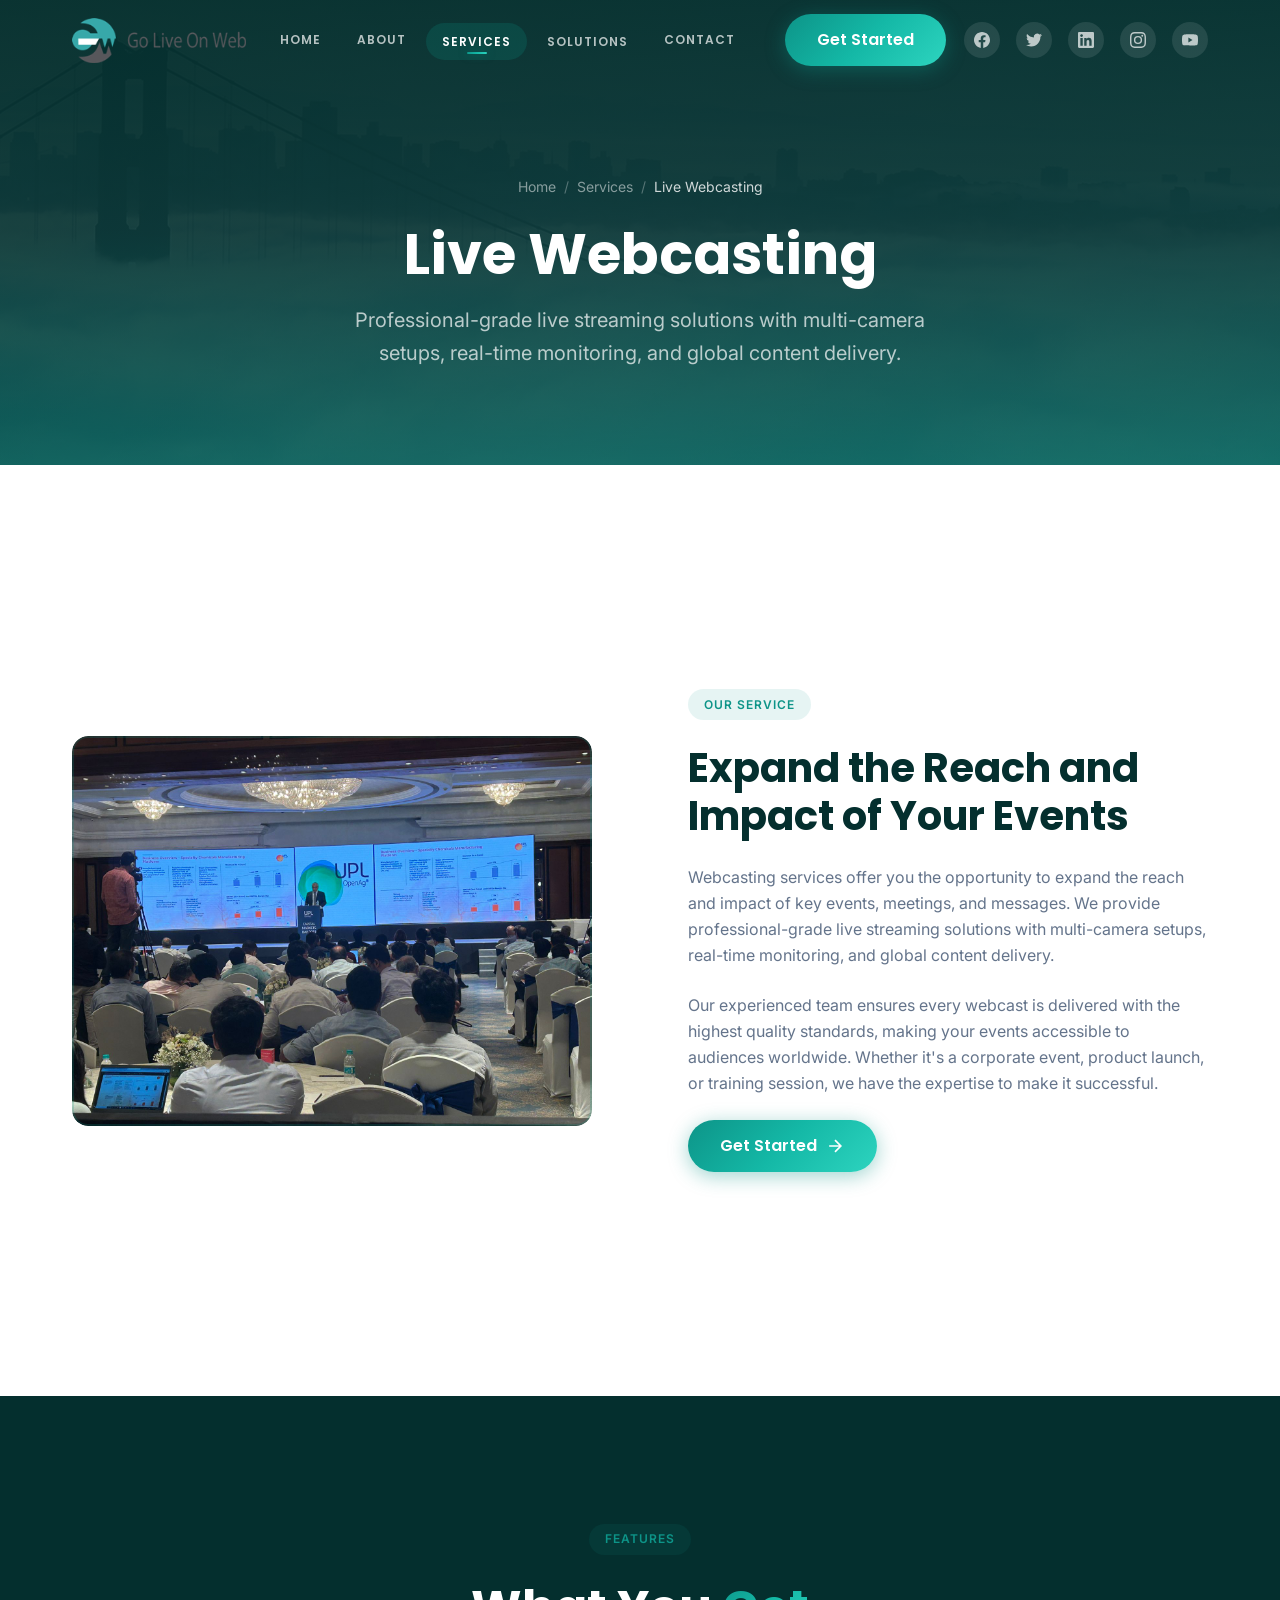
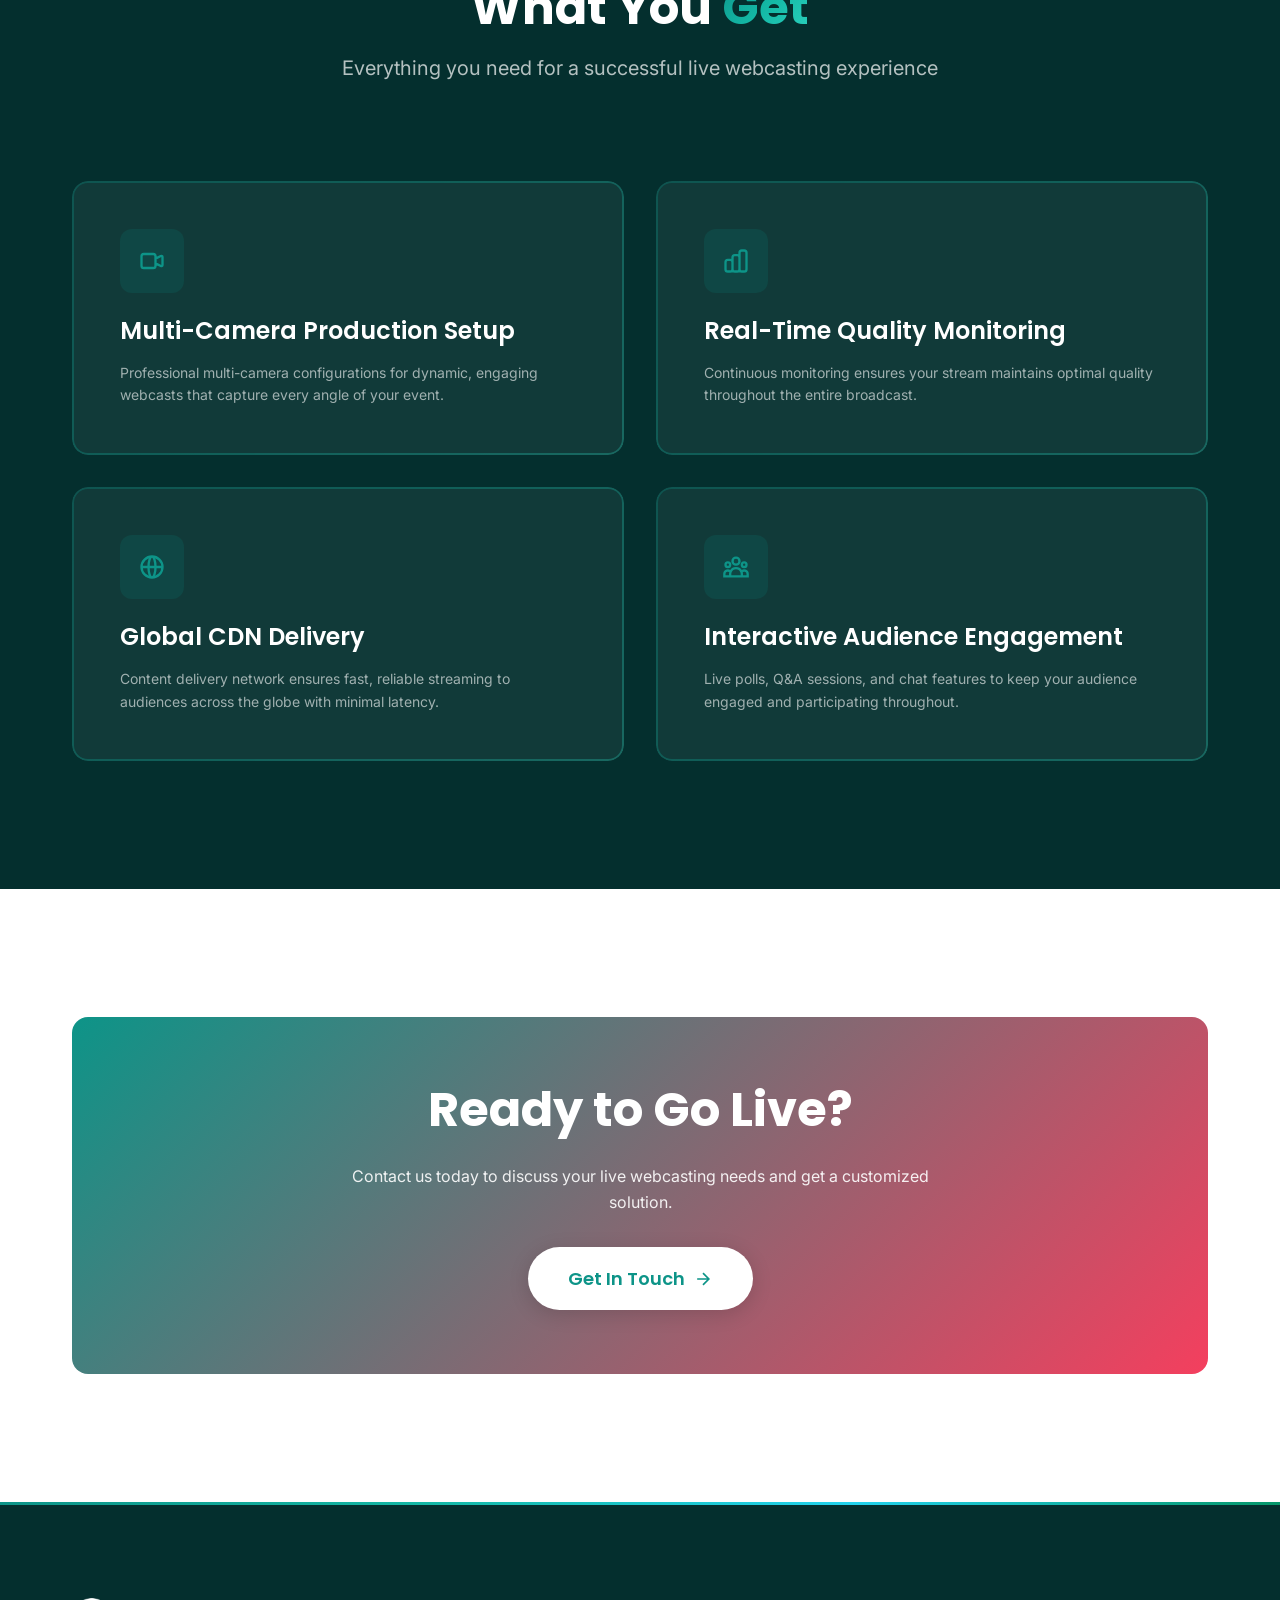
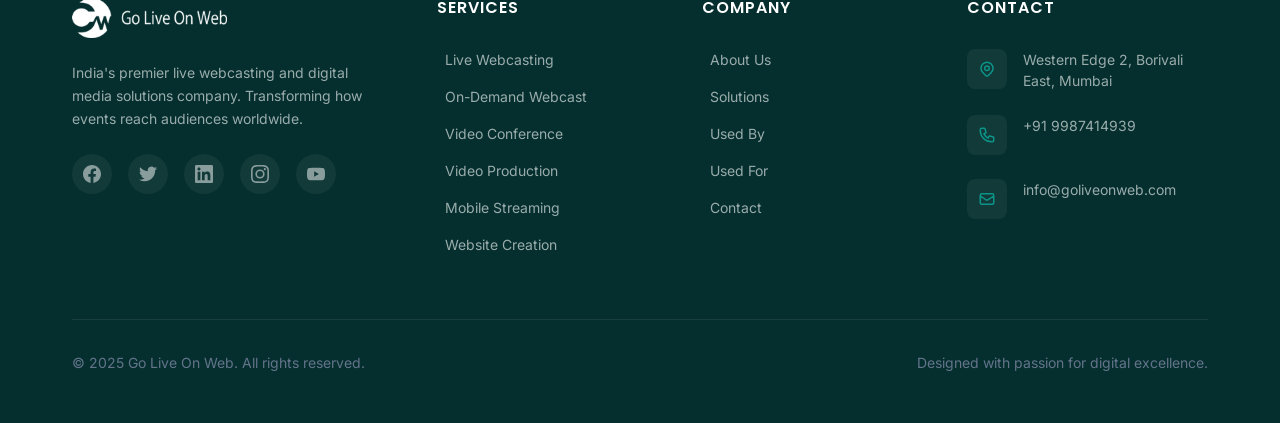
<file: LiveWebcasting.html>
<!DOCTYPE html>
<html lang="en">
<head>
  <meta charset="UTF-8">
  <meta name="viewport" content="width=device-width, initial-scale=1.0">
  <meta name="description" content="Professional live webcasting services with multi-camera setups, real-time monitoring, and global content delivery.">
  <title>Live Webcasting | Go Live On Web</title>
  <link rel="icon" href="images/icons/favicon.png">
  <link rel="preconnect" href="https://fonts.googleapis.com">
  <link rel="preconnect" href="https://fonts.gstatic.com" crossorigin>
  <link href="https://fonts.googleapis.com/css2?family=Inter:wght@400;500;600;700&family=Poppins:wght@600;700;800&display=swap" rel="stylesheet">
  <link rel="stylesheet" href="css/variables.css">
  <link rel="stylesheet" href="css/base.css">
  <link rel="stylesheet" href="css/layout.css">
  <link rel="stylesheet" href="css/components.css">
  <link rel="stylesheet" href="css/animations.css">
  <link rel="stylesheet" href="css/responsive.css">
</head>
<body>

  <!-- HEADER -->
  <header class="header header--solid">
    <div class="container header__inner">
      <a href="index.html" class="header__logo">
        <img src="images/goliveonweb.png" alt="Go Live On Web">
      </a>

      <nav class="header__nav">
        <a href="index.html" class="header__nav-link">Home</a>
        <a href="index.html#about" class="header__nav-link">About</a>
        <div class="header__nav-item">
          <a href="service.html" class="header__nav-link active">Services</a>
          <div class="header__dropdown">
            <a href="LiveWebcasting.html">Live Webcasting</a>
            <a href="Ondemand.html">On-Demand / Archived Webcast</a>
            <a href="VideoConference.html">Video Conference</a>
            <a href="VideoProduction.html">Video Production</a>
            <a href="MobileStreaming.html">Mobile Streaming</a>
            <a href="WebsiteCreation.html">Website Creation</a>
          </div>
        </div>
        <div class="header__nav-item">
          <a href="solution.html" class="header__nav-link">Solutions</a>
          <div class="header__dropdown">
            <a href="usedby.html">Used By</a>
            <a href="usedfor.html">Used For</a>
          </div>
        </div>
        <a href="contact.html" class="header__nav-link">Contact</a>
      </nav>

      <a href="contact.html" class="btn btn--primary btn--sm header__cta">Get Started</a>

      <div class="social-bar">
        <a href="https://www.facebook.com/goliveonweb" target="_blank" aria-label="Facebook">
          <svg width="16" height="16" fill="currentColor" viewBox="0 0 24 24"><path d="M24 12.073c0-6.627-5.373-12-12-12s-12 5.373-12 12c0 5.99 4.388 10.954 10.125 11.854v-8.385H7.078v-3.47h3.047V9.43c0-3.007 1.792-4.669 4.533-4.669 1.312 0 2.686.235 2.686.235v2.953H15.83c-1.491 0-1.956.925-1.956 1.874v2.25h3.328l-.532 3.47h-2.796v8.385C19.612 23.027 24 18.062 24 12.073z"/></svg>
        </a>
        <a href="https://twitter.com/goliveonweb" target="_blank" aria-label="Twitter">
          <svg width="16" height="16" fill="currentColor" viewBox="0 0 24 24"><path d="M23.953 4.57a10 10 0 01-2.825.775 4.958 4.958 0 002.163-2.723c-.951.555-2.005.959-3.127 1.184a4.92 4.92 0 00-8.384 4.482C7.69 8.095 4.067 6.13 1.64 3.162a4.822 4.822 0 00-.666 2.475c0 1.71.87 3.213 2.188 4.096a4.904 4.904 0 01-2.228-.616v.06a4.923 4.923 0 003.946 4.827 4.996 4.996 0 01-2.212.085 4.936 4.936 0 004.604 3.417 9.867 9.867 0 01-6.102 2.105c-.39 0-.779-.023-1.17-.067a13.995 13.995 0 007.557 2.209c9.053 0 13.998-7.496 13.998-13.985 0-.21 0-.42-.015-.63A9.935 9.935 0 0024 4.59z"/></svg>
        </a>
        <a href="https://www.linkedin.com/in/rishi-kanswal-bb2317104/" target="_blank" aria-label="LinkedIn">
          <svg width="16" height="16" fill="currentColor" viewBox="0 0 24 24"><path d="M20.447 20.452h-3.554v-5.569c0-1.328-.027-3.037-1.852-3.037-1.853 0-2.136 1.445-2.136 2.939v5.667H9.351V9h3.414v1.561h.046c.477-.9 1.637-1.85 3.37-1.85 3.601 0 4.267 2.37 4.267 5.455v6.286zM5.337 7.433c-1.144 0-2.063-.926-2.063-2.065 0-1.138.92-2.063 2.063-2.063 1.14 0 2.064.925 2.064 2.063 0 1.139-.925 2.065-2.064 2.065zm1.782 13.019H3.555V9h3.564v11.452zM22.225 0H1.771C.792 0 0 .774 0 1.729v20.542C0 23.227.792 24 1.771 24h20.451C23.2 24 24 23.227 24 22.271V1.729C24 .774 23.2 0 22.222 0h.003z"/></svg>
        </a>
        <a href="https://www.instagram.com/goliveonweb_rk/" target="_blank" aria-label="Instagram">
          <svg width="16" height="16" fill="currentColor" viewBox="0 0 24 24"><path d="M12 2.163c3.204 0 3.584.012 4.85.07 3.252.148 4.771 1.691 4.919 4.919.058 1.265.069 1.645.069 4.849 0 3.205-.012 3.584-.069 4.849-.149 3.225-1.664 4.771-4.919 4.919-1.266.058-1.644.07-4.85.07-3.204 0-3.584-.012-4.849-.07-3.26-.149-4.771-1.699-4.919-4.92-.058-1.265-.07-1.644-.07-4.849 0-3.204.013-3.583.07-4.849.149-3.227 1.664-4.771 4.919-4.919 1.266-.057 1.645-.069 4.849-.069zM12 0C8.741 0 8.333.014 7.053.072 2.695.272.273 2.69.073 7.052.014 8.333 0 8.741 0 12c0 3.259.014 3.668.072 4.948.2 4.358 2.618 6.78 6.98 6.98C8.333 23.986 8.741 24 12 24c3.259 0 3.668-.014 4.948-.072 4.354-.2 6.782-2.618 6.979-6.98.059-1.28.073-1.689.073-4.948 0-3.259-.014-3.667-.072-4.947-.196-4.354-2.617-6.78-6.979-6.98C15.668.014 15.259 0 12 0zm0 5.838a6.162 6.162 0 100 12.324 6.162 6.162 0 000-12.324zM12 16a4 4 0 110-8 4 4 0 010 8zm6.406-11.845a1.44 1.44 0 100 2.881 1.44 1.44 0 000-2.881z"/></svg>
        </a>
        <a href="https://www.youtube.com/channel/UCeTRzE7ubbzjwykTMzflrrQ" target="_blank" aria-label="YouTube">
          <svg width="16" height="16" fill="currentColor" viewBox="0 0 24 24"><path d="M23.498 6.186a3.016 3.016 0 00-2.122-2.136C19.505 3.545 12 3.545 12 3.545s-7.505 0-9.377.505A3.017 3.017 0 00.502 6.186C0 8.07 0 12 0 12s0 3.93.502 5.814a3.016 3.016 0 002.122 2.136c1.871.505 9.376.505 9.376.505s7.505 0 9.377-.505a3.015 3.015 0 002.122-2.136C24 15.93 24 12 24 12s0-3.93-.502-5.814zM9.545 15.568V8.432L15.818 12l-6.273 3.568z"/></svg>
        </a>
      </div>

      <button class="nav-toggle" aria-label="Toggle navigation">
        <span></span><span></span><span></span>
      </button>
    </div>
  </header>

  <!-- MOBILE NAV -->
  <div class="mobile-nav">
    <a href="index.html">Home</a>
    <a href="index.html#about">About</a>
    <a href="service.html">Services</a>
    <a href="solution.html">Solutions</a>
    <a href="contact.html">Contact</a>
  </div>

  <!-- PAGE HERO -->
  <section class="page-hero">
    <div class="page-hero__bg">
      <img src="images/banner3.jpg" alt="" class="page-hero__bg-image">
      <div class="page-hero__overlay"></div>
    </div>
    <div class="container page-hero__content">
      <nav class="breadcrumb">
        <a href="index.html">Home</a>
        <span>/</span>
        <a href="service.html">Services</a>
        <span>/</span>
        <span class="breadcrumb__current">Live Webcasting</span>
      </nav>
      <h1 class="page-hero__title">Live Webcasting</h1>
      <p class="page-hero__subtitle">Professional-grade live streaming solutions with multi-camera setups, real-time monitoring, and global content delivery.</p>
    </div>
  </section>

  <!-- SERVICE DESCRIPTION -->
  <section class="section">
    <div class="container">
      <div class="content-block">
        <div class="content-block__image reveal--left">
          <img src="images/img3.jpeg" alt="Live Webcasting">
        </div>
        <div class="reveal--right">
          <div class="content-block__tag">Our Service</div>
          <h3 class="content-block__title">Expand the Reach and Impact of Your Events</h3>
          <p class="content-block__text">Webcasting services offer you the opportunity to expand the reach and impact of key events, meetings, and messages. We provide professional-grade live streaming solutions with multi-camera setups, real-time monitoring, and global content delivery.</p>
          <p class="content-block__text">Our experienced team ensures every webcast is delivered with the highest quality standards, making your events accessible to audiences worldwide. Whether it's a corporate event, product launch, or training session, we have the expertise to make it successful.</p>
          <a href="contact.html" class="btn btn--primary">
            Get Started
            <svg width="20" height="20" fill="none" stroke="currentColor" stroke-width="2" viewBox="0 0 24 24"><path d="M5 12h14M12 5l7 7-7 7"/></svg>
          </a>
        </div>
      </div>
    </div>
  </section>

  <!-- FEATURES -->
  <section class="section section--dark">
    <div class="container">
      <div class="section-header reveal">
        <div class="content-block__tag">Features</div>
        <h2>What You <span class="text-gradient">Get</span></h2>
        <p>Everything you need for a successful live webcasting experience</p>
      </div>

      <div class="grid grid--2">
        <div class="card card--gradient-border reveal delay-100">
          <div class="card__icon">
            <svg width="28" height="28" fill="none" stroke="var(--color-primary)" stroke-width="2" viewBox="0 0 24 24"><path d="M15 10l4.553-2.276A1 1 0 0121 8.618v6.764a1 1 0 01-1.447.894L15 14M5 18h8a2 2 0 002-2V8a2 2 0 00-2-2H5a2 2 0 00-2 2v8a2 2 0 002 2z"/></svg>
          </div>
          <h4 class="card__title">Multi-Camera Production Setup</h4>
          <p class="card__text">Professional multi-camera configurations for dynamic, engaging webcasts that capture every angle of your event.</p>
        </div>

        <div class="card card--gradient-border reveal delay-200">
          <div class="card__icon">
            <svg width="28" height="28" fill="none" stroke="var(--color-primary)" stroke-width="2" viewBox="0 0 24 24"><path d="M9 19v-6a2 2 0 00-2-2H5a2 2 0 00-2 2v6a2 2 0 002 2h2a2 2 0 002-2zm0 0V9a2 2 0 012-2h2a2 2 0 012 2v10m-6 0a2 2 0 002 2h2a2 2 0 002-2m0 0V5a2 2 0 012-2h2a2 2 0 012 2v14a2 2 0 01-2 2h-2a2 2 0 01-2-2z"/></svg>
          </div>
          <h4 class="card__title">Real-Time Quality Monitoring</h4>
          <p class="card__text">Continuous monitoring ensures your stream maintains optimal quality throughout the entire broadcast.</p>
        </div>

        <div class="card card--gradient-border reveal delay-300">
          <div class="card__icon">
            <svg width="28" height="28" fill="none" stroke="var(--color-primary)" stroke-width="2" viewBox="0 0 24 24"><path d="M21 12a9 9 0 01-9 9m9-9a9 9 0 00-9-9m9 9H3m9 9a9 9 0 01-9-9m9 9c1.657 0 3-4.03 3-9s-1.343-9-3-9m0 18c-1.657 0-3-4.03-3-9s1.343-9 3-9m-9 9a9 9 0 019-9"/></svg>
          </div>
          <h4 class="card__title">Global CDN Delivery</h4>
          <p class="card__text">Content delivery network ensures fast, reliable streaming to audiences across the globe with minimal latency.</p>
        </div>

        <div class="card card--gradient-border reveal delay-400">
          <div class="card__icon">
            <svg width="28" height="28" fill="none" stroke="var(--color-primary)" stroke-width="2" viewBox="0 0 24 24"><path d="M17 20h5v-2a3 3 0 00-5.356-1.857M17 20H7m10 0v-2c0-.656-.126-1.283-.356-1.857M7 20H2v-2a3 3 0 015.356-1.857M7 20v-2c0-.656.126-1.283.356-1.857m0 0a5.002 5.002 0 019.288 0M15 7a3 3 0 11-6 0 3 3 0 016 0zm6 3a2 2 0 11-4 0 2 2 0 014 0zM7 10a2 2 0 11-4 0 2 2 0 014 0z"/></svg>
          </div>
          <h4 class="card__title">Interactive Audience Engagement</h4>
          <p class="card__text">Live polls, Q&A sessions, and chat features to keep your audience engaged and participating throughout.</p>
        </div>
      </div>
    </div>
  </section>

  <!-- CTA -->
  <section class="section">
    <div class="container">
      <div class="cta reveal" style="text-align:center;padding:var(--spacing-3xl) var(--spacing-2xl);background:linear-gradient(135deg,var(--color-primary),var(--color-accent));border-radius:var(--radius-xl);">
        <h2 style="color:var(--color-white);margin-bottom:var(--spacing-lg);">Ready to Go Live?</h2>
        <p style="color:rgba(255,255,255,0.9);margin-bottom:var(--spacing-xl);max-width:600px;margin-left:auto;margin-right:auto;">Contact us today to discuss your live webcasting needs and get a customized solution.</p>
        <a href="contact.html" class="btn btn--white btn--lg">
          Get In Touch
          <svg width="20" height="20" fill="none" stroke="currentColor" stroke-width="2" viewBox="0 0 24 24"><path d="M5 12h14M12 5l7 7-7 7"/></svg>
        </a>
      </div>
    </div>
  </section>

  <!-- FOOTER -->
  <footer class="footer">
    <div class="container">
      <div class="footer__grid">
        <div class="footer__brand">
          <a href="index.html">
            <img src="images/goliveonweb.png" alt="Go Live On Web" style="height:40px;filter:brightness(0) invert(1);">
          </a>
          <p>India's premier live webcasting and digital media solutions company. Transforming how events reach audiences worldwide.</p>
          <div class="footer__socials" style="margin-top:var(--spacing-lg);">
            <a href="https://www.facebook.com/goliveonweb" target="_blank" class="footer__social-link" aria-label="Facebook">
              <svg width="18" height="18" fill="currentColor" viewBox="0 0 24 24"><path d="M24 12.073c0-6.627-5.373-12-12-12s-12 5.373-12 12c0 5.99 4.388 10.954 10.125 11.854v-8.385H7.078v-3.47h3.047V9.43c0-3.007 1.792-4.669 4.533-4.669 1.312 0 2.686.235 2.686.235v2.953H15.83c-1.491 0-1.956.925-1.956 1.874v2.25h3.328l-.532 3.47h-2.796v8.385C19.612 23.027 24 18.062 24 12.073z"/></svg>
            </a>
            <a href="https://twitter.com/goliveonweb" target="_blank" class="footer__social-link" aria-label="Twitter">
              <svg width="18" height="18" fill="currentColor" viewBox="0 0 24 24"><path d="M23.953 4.57a10 10 0 01-2.825.775 4.958 4.958 0 002.163-2.723c-.951.555-2.005.959-3.127 1.184a4.92 4.92 0 00-8.384 4.482C7.69 8.095 4.067 6.13 1.64 3.162a4.822 4.822 0 00-.666 2.475c0 1.71.87 3.213 2.188 4.096a4.904 4.904 0 01-2.228-.616v.06a4.923 4.923 0 003.946 4.827 4.996 4.996 0 01-2.212.085 4.936 4.936 0 004.604 3.417 9.867 9.867 0 01-6.102 2.105c-.39 0-.779-.023-1.17-.067a13.995 13.995 0 007.557 2.209c9.053 0 13.998-7.496 13.998-13.985 0-.21 0-.42-.015-.63A9.935 9.935 0 0024 4.59z"/></svg>
            </a>
            <a href="https://www.linkedin.com/in/rishi-kanswal-bb2317104/" target="_blank" class="footer__social-link" aria-label="LinkedIn">
              <svg width="18" height="18" fill="currentColor" viewBox="0 0 24 24"><path d="M20.447 20.452h-3.554v-5.569c0-1.328-.027-3.037-1.852-3.037-1.853 0-2.136 1.445-2.136 2.939v5.667H9.351V9h3.414v1.561h.046c.477-.9 1.637-1.85 3.37-1.85 3.601 0 4.267 2.37 4.267 5.455v6.286zM5.337 7.433c-1.144 0-2.063-.926-2.063-2.065 0-1.138.92-2.063 2.063-2.063 1.14 0 2.064.925 2.064 2.063 0 1.139-.925 2.065-2.064 2.065zm1.782 13.019H3.555V9h3.564v11.452zM22.225 0H1.771C.792 0 0 .774 0 1.729v20.542C0 23.227.792 24 1.771 24h20.451C23.2 24 24 23.227 24 22.271V1.729C24 .774 23.2 0 22.222 0h.003z"/></svg>
            </a>
            <a href="https://www.instagram.com/goliveonweb_rk/" target="_blank" class="footer__social-link" aria-label="Instagram">
              <svg width="18" height="18" fill="currentColor" viewBox="0 0 24 24"><path d="M12 2.163c3.204 0 3.584.012 4.85.07 3.252.148 4.771 1.691 4.919 4.919.058 1.265.069 1.645.069 4.849 0 3.205-.012 3.584-.069 4.849-.149 3.225-1.664 4.771-4.919 4.919-1.266.058-1.644.07-4.85.07-3.204 0-3.584-.012-4.849-.07-3.26-.149-4.771-1.699-4.919-4.92-.058-1.265-.07-1.644-.07-4.849 0-3.204.013-3.583.07-4.849.149-3.227 1.664-4.771 4.919-4.919 1.266-.057 1.645-.069 4.849-.069zM12 0C8.741 0 8.333.014 7.053.072 2.695.272.273 2.69.073 7.052.014 8.333 0 8.741 0 12c0 3.259.014 3.668.072 4.948.2 4.358 2.618 6.78 6.98 6.98C8.333 23.986 8.741 24 12 24c3.259 0 3.668-.014 4.948-.072 4.354-.2 6.782-2.618 6.979-6.98.059-1.28.073-1.689.073-4.948 0-3.259-.014-3.667-.072-4.947-.196-4.354-2.617-6.78-6.979-6.98C15.668.014 15.259 0 12 0zm0 5.838a6.162 6.162 0 100 12.324 6.162 6.162 0 000-12.324zM12 16a4 4 0 110-8 4 4 0 010 8zm6.406-11.845a1.44 1.44 0 100 2.881 1.44 1.44 0 000-2.881z"/></svg>
            </a>
            <a href="https://www.youtube.com/channel/UCeTRzE7ubbzjwykTMzflrrQ" target="_blank" class="footer__social-link" aria-label="YouTube">
              <svg width="18" height="18" fill="currentColor" viewBox="0 0 24 24"><path d="M23.498 6.186a3.016 3.016 0 00-2.122-2.136C19.505 3.545 12 3.545 12 3.545s-7.505 0-9.377.505A3.017 3.017 0 00.502 6.186C0 8.07 0 12 0 12s0 3.93.502 5.814a3.016 3.016 0 002.122 2.136c1.871.505 9.376.505 9.376.505s7.505 0 9.377-.505a3.015 3.015 0 002.122-2.136C24 15.93 24 12 24 12s0-3.93-.502-5.814zM9.545 15.568V8.432L15.818 12l-6.273 3.568z"/></svg>
            </a>
          </div>
        </div>

        <div>
          <h5 class="footer__heading">Services</h5>
          <div class="footer__links">
            <a href="LiveWebcasting.html">Live Webcasting</a>
            <a href="Ondemand.html">On-Demand Webcast</a>
            <a href="VideoConference.html">Video Conference</a>
            <a href="VideoProduction.html">Video Production</a>
            <a href="MobileStreaming.html">Mobile Streaming</a>
            <a href="WebsiteCreation.html">Website Creation</a>
          </div>
        </div>

        <div>
          <h5 class="footer__heading">Company</h5>
          <div class="footer__links">
            <a href="about.html">About Us</a>
            <a href="solution.html">Solutions</a>
            <a href="usedby.html">Used By</a>
            <a href="usedfor.html">Used For</a>
            <a href="contact.html">Contact</a>
          </div>
        </div>

        <div>
          <h5 class="footer__heading">Contact</h5>
          <div class="footer__contact-item">
            <div class="footer__contact-icon">
              <svg width="18" height="18" fill="none" stroke="currentColor" stroke-width="2" viewBox="0 0 24 24"><path d="M17.657 16.657L13.414 20.9a1.998 1.998 0 01-2.827 0l-4.244-4.243a8 8 0 1111.314 0z"/><path d="M15 11a3 3 0 11-6 0 3 3 0 016 0z"/></svg>
            </div>
            <span>Western Edge 2, Borivali East, Mumbai</span>
          </div>
          <div class="footer__contact-item">
            <div class="footer__contact-icon">
              <svg width="18" height="18" fill="none" stroke="currentColor" stroke-width="2" viewBox="0 0 24 24"><path d="M3 5a2 2 0 012-2h3.28a1 1 0 01.948.684l1.498 4.493a1 1 0 01-.502 1.21l-2.257 1.13a11.042 11.042 0 005.516 5.516l1.13-2.257a1 1 0 011.21-.502l4.493 1.498a1 1 0 01.684.949V19a2 2 0 01-2 2h-1C9.716 21 3 14.284 3 6V5z"/></svg>
            </div>
            <span><a href="tel:+919987414939" style="color:rgba(255,255,255,0.6);transition:color 0.3s;" onmouseover="this.style.color='white'" onmouseout="this.style.color='rgba(255,255,255,0.6)'">+91 9987414939</a></span>
          </div>
          <div class="footer__contact-item">
            <div class="footer__contact-icon">
              <svg width="18" height="18" fill="none" stroke="currentColor" stroke-width="2" viewBox="0 0 24 24"><path d="M3 8l7.89 5.26a2 2 0 002.22 0L21 8M5 19h14a2 2 0 002-2V7a2 2 0 00-2-2H5a2 2 0 00-2 2v10a2 2 0 002 2z"/></svg>
            </div>
            <span><a href="mailto:info@goliveonweb.com" style="color:rgba(255,255,255,0.6);transition:color 0.3s;" onmouseover="this.style.color='white'" onmouseout="this.style.color='rgba(255,255,255,0.6)'">info@goliveonweb.com</a></span>
          </div>
        </div>
      </div>

      <div class="footer__bottom">
        <p>&copy; 2025 Go Live On Web. All rights reserved.</p>
        <p>Designed with passion for digital excellence.</p>
      </div>
    </div>
  </footer>

  <!-- BACK TO TOP -->
  <button class="back-to-top" aria-label="Back to top">
    <svg width="20" height="20" fill="none" stroke="currentColor" stroke-width="2.5" viewBox="0 0 24 24"><path d="M18 15l-6-6-6 6"/></svg>
  </button>

  <script src="js/main.js"></script>
  <script src="js/animations.js"></script>
</body>
</html>
</file>
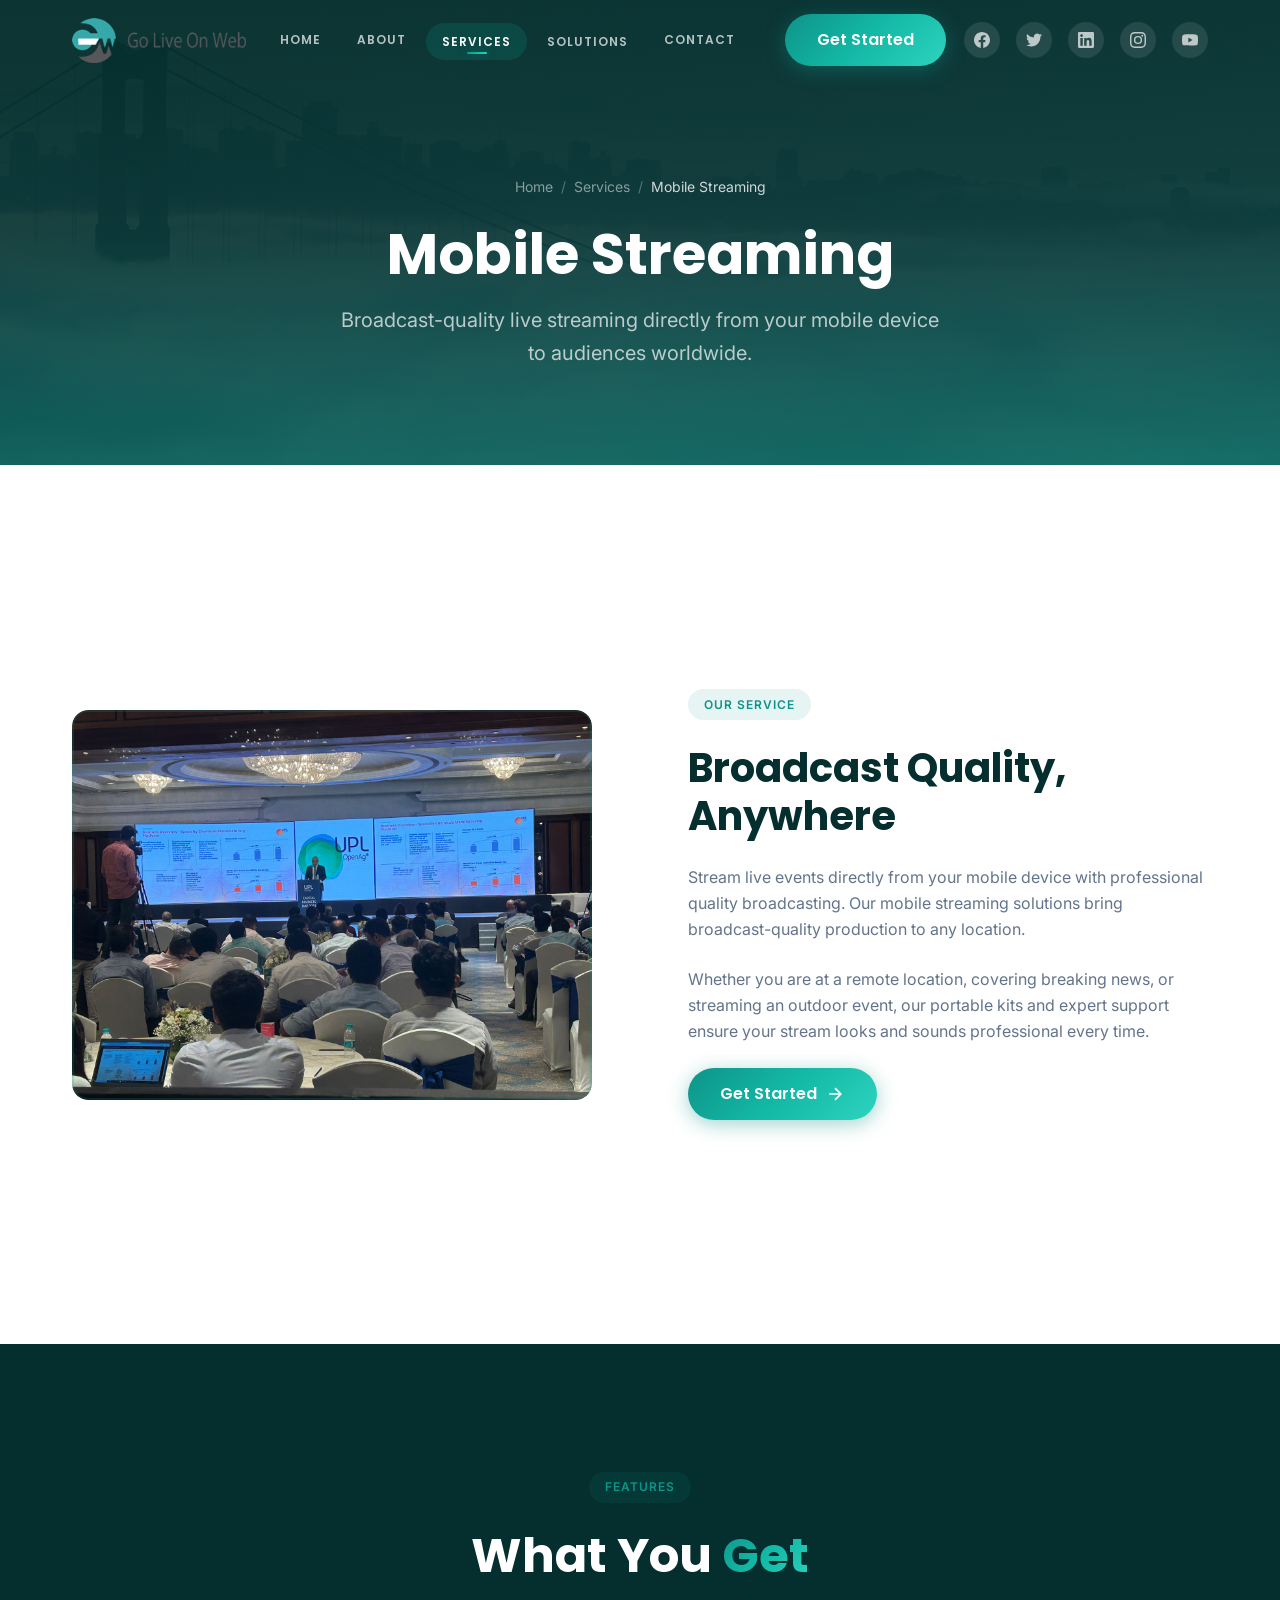
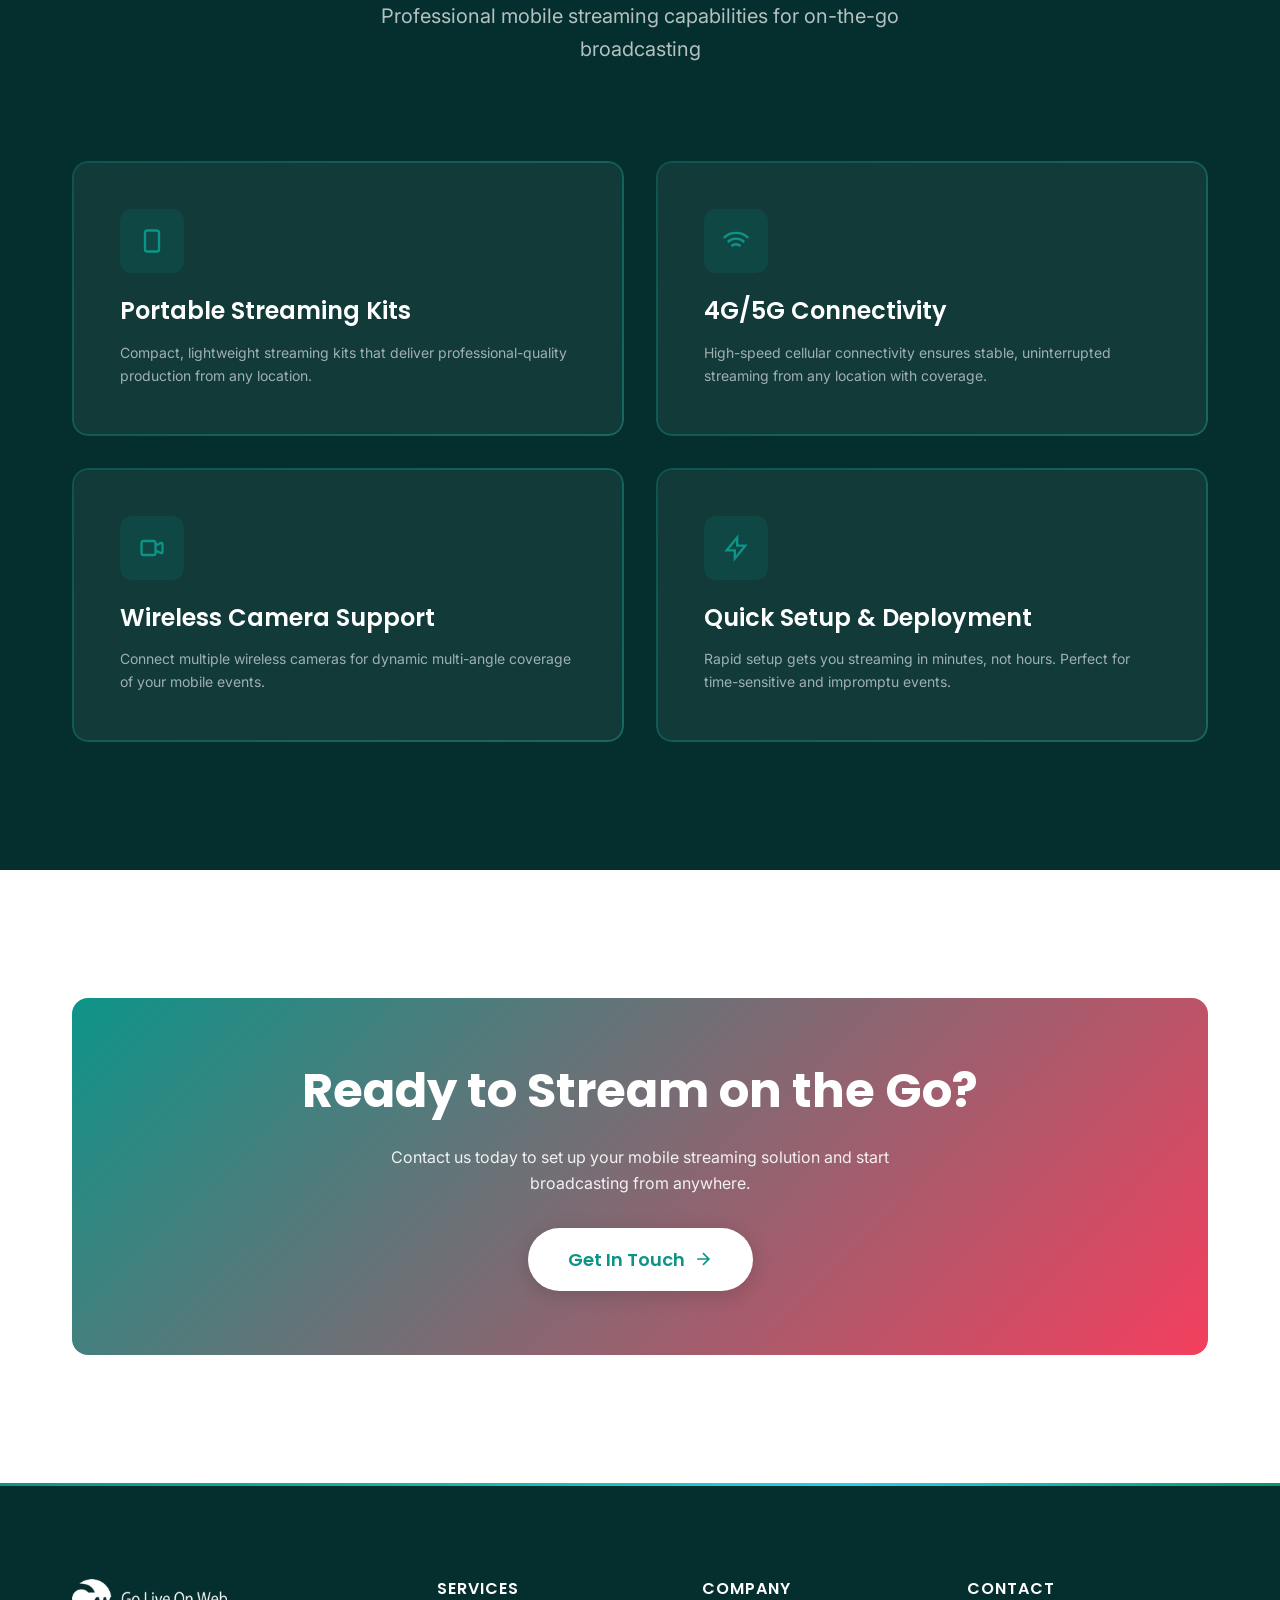
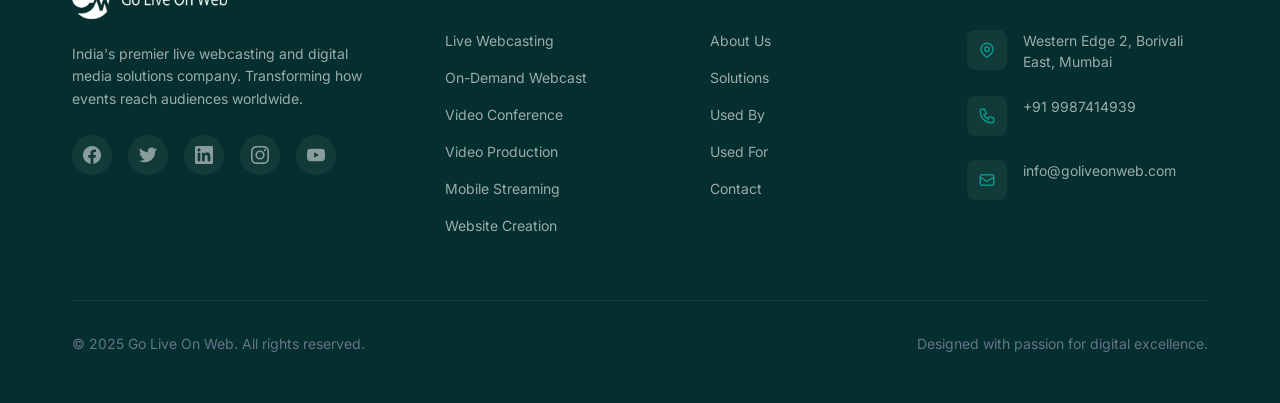
<file: MobileStreaming.html>
<!DOCTYPE html>
<html lang="en">
<head>
  <meta charset="UTF-8">
  <meta name="viewport" content="width=device-width, initial-scale=1.0">
  <meta name="description" content="Mobile streaming solutions for broadcast-quality production from any location.">
  <title>Mobile Streaming | Go Live On Web</title>
  <link rel="icon" href="images/icons/favicon.png">
  <link rel="preconnect" href="https://fonts.googleapis.com">
  <link rel="preconnect" href="https://fonts.gstatic.com" crossorigin>
  <link href="https://fonts.googleapis.com/css2?family=Inter:wght@400;500;600;700&family=Poppins:wght@600;700;800&display=swap" rel="stylesheet">
  <link rel="stylesheet" href="css/variables.css">
  <link rel="stylesheet" href="css/base.css">
  <link rel="stylesheet" href="css/layout.css">
  <link rel="stylesheet" href="css/components.css">
  <link rel="stylesheet" href="css/animations.css">
  <link rel="stylesheet" href="css/responsive.css">
</head>
<body>

  <!-- HEADER -->
  <header class="header header--solid">
    <div class="container header__inner">
      <a href="index.html" class="header__logo">
        <img src="images/goliveonweb.png" alt="Go Live On Web">
      </a>
      <nav class="header__nav">
        <a href="index.html" class="header__nav-link">Home</a>
        <a href="index.html#about" class="header__nav-link">About</a>
        <div class="header__nav-item">
          <a href="service.html" class="header__nav-link active">Services</a>
          <div class="header__dropdown">
            <a href="LiveWebcasting.html">Live Webcasting</a>
            <a href="Ondemand.html">On-Demand / Archived Webcast</a>
            <a href="VideoConference.html">Video Conference</a>
            <a href="VideoProduction.html">Video Production</a>
            <a href="MobileStreaming.html">Mobile Streaming</a>
            <a href="WebsiteCreation.html">Website Creation</a>
          </div>
        </div>
        <div class="header__nav-item">
          <a href="solution.html" class="header__nav-link">Solutions</a>
          <div class="header__dropdown">
            <a href="usedby.html">Used By</a>
            <a href="usedfor.html">Used For</a>
          </div>
        </div>
        <a href="contact.html" class="header__nav-link">Contact</a>
      </nav>
      <a href="contact.html" class="btn btn--primary btn--sm header__cta">Get Started</a>
      <div class="social-bar">
        <a href="https://www.facebook.com/goliveonweb" target="_blank" aria-label="Facebook"><svg width="16" height="16" fill="currentColor" viewBox="0 0 24 24"><path d="M24 12.073c0-6.627-5.373-12-12-12s-12 5.373-12 12c0 5.99 4.388 10.954 10.125 11.854v-8.385H7.078v-3.47h3.047V9.43c0-3.007 1.792-4.669 4.533-4.669 1.312 0 2.686.235 2.686.235v2.953H15.83c-1.491 0-1.956.925-1.956 1.874v2.25h3.328l-.532 3.47h-2.796v8.385C19.612 23.027 24 18.062 24 12.073z"/></svg></a>
        <a href="https://twitter.com/goliveonweb" target="_blank" aria-label="Twitter"><svg width="16" height="16" fill="currentColor" viewBox="0 0 24 24"><path d="M23.953 4.57a10 10 0 01-2.825.775 4.958 4.958 0 002.163-2.723c-.951.555-2.005.959-3.127 1.184a4.92 4.92 0 00-8.384 4.482C7.69 8.095 4.067 6.13 1.64 3.162a4.822 4.822 0 00-.666 2.475c0 1.71.87 3.213 2.188 4.096a4.904 4.904 0 01-2.228-.616v.06a4.923 4.923 0 003.946 4.827 4.996 4.996 0 01-2.212.085 4.936 4.936 0 004.604 3.417 9.867 9.867 0 01-6.102 2.105c-.39 0-.779-.023-1.17-.067a13.995 13.995 0 007.557 2.209c9.053 0 13.998-7.496 13.998-13.985 0-.21 0-.42-.015-.63A9.935 9.935 0 0024 4.59z"/></svg></a>
        <a href="https://www.linkedin.com/in/rishi-kanswal-bb2317104/" target="_blank" aria-label="LinkedIn"><svg width="16" height="16" fill="currentColor" viewBox="0 0 24 24"><path d="M20.447 20.452h-3.554v-5.569c0-1.328-.027-3.037-1.852-3.037-1.853 0-2.136 1.445-2.136 2.939v5.667H9.351V9h3.414v1.561h.046c.477-.9 1.637-1.85 3.37-1.85 3.601 0 4.267 2.37 4.267 5.455v6.286zM5.337 7.433c-1.144 0-2.063-.926-2.063-2.065 0-1.138.92-2.063 2.063-2.063 1.14 0 2.064.925 2.064 2.063 0 1.139-.925 2.065-2.064 2.065zm1.782 13.019H3.555V9h3.564v11.452zM22.225 0H1.771C.792 0 0 .774 0 1.729v20.542C0 23.227.792 24 1.771 24h20.451C23.2 24 24 23.227 24 22.271V1.729C24 .774 23.2 0 22.222 0h.003z"/></svg></a>
        <a href="https://www.instagram.com/goliveonweb_rk/" target="_blank" aria-label="Instagram"><svg width="16" height="16" fill="currentColor" viewBox="0 0 24 24"><path d="M12 2.163c3.204 0 3.584.012 4.85.07 3.252.148 4.771 1.691 4.919 4.919.058 1.265.069 1.645.069 4.849 0 3.205-.012 3.584-.069 4.849-.149 3.225-1.664 4.771-4.919 4.919-1.266.058-1.644.07-4.85.07-3.204 0-3.584-.012-4.849-.07-3.26-.149-4.771-1.699-4.919-4.92-.058-1.265-.07-1.644-.07-4.849 0-3.204.013-3.583.07-4.849.149-3.227 1.664-4.771 4.919-4.919 1.266-.057 1.645-.069 4.849-.069zM12 0C8.741 0 8.333.014 7.053.072 2.695.272.273 2.69.073 7.052.014 8.333 0 8.741 0 12c0 3.259.014 3.668.072 4.948.2 4.358 2.618 6.78 6.98 6.98C8.333 23.986 8.741 24 12 24c3.259 0 3.668-.014 4.948-.072 4.354-.2 6.782-2.618 6.979-6.98.059-1.28.073-1.689.073-4.948 0-3.259-.014-3.667-.072-4.947-.196-4.354-2.617-6.78-6.979-6.98C15.668.014 15.259 0 12 0zm0 5.838a6.162 6.162 0 100 12.324 6.162 6.162 0 000-12.324zM12 16a4 4 0 110-8 4 4 0 010 8zm6.406-11.845a1.44 1.44 0 100 2.881 1.44 1.44 0 000-2.881z"/></svg></a>
        <a href="https://www.youtube.com/channel/UCeTRzE7ubbzjwykTMzflrrQ" target="_blank" aria-label="YouTube"><svg width="16" height="16" fill="currentColor" viewBox="0 0 24 24"><path d="M23.498 6.186a3.016 3.016 0 00-2.122-2.136C19.505 3.545 12 3.545 12 3.545s-7.505 0-9.377.505A3.017 3.017 0 00.502 6.186C0 8.07 0 12 0 12s0 3.93.502 5.814a3.016 3.016 0 002.122 2.136c1.871.505 9.376.505 9.376.505s7.505 0 9.377-.505a3.015 3.015 0 002.122-2.136C24 15.93 24 12 24 12s0-3.93-.502-5.814zM9.545 15.568V8.432L15.818 12l-6.273 3.568z"/></svg></a>
      </div>
      <button class="nav-toggle" aria-label="Toggle navigation"><span></span><span></span><span></span></button>
    </div>
  </header>

  <div class="mobile-nav">
    <a href="index.html">Home</a>
    <a href="index.html#about">About</a>
    <a href="service.html">Services</a>
    <a href="solution.html">Solutions</a>
    <a href="contact.html">Contact</a>
  </div>

  <!-- PAGE HERO -->
  <section class="page-hero">
    <div class="page-hero__bg">
      <img src="images/banner3.jpg" alt="" class="page-hero__bg-image">
      <div class="page-hero__overlay"></div>
    </div>
    <div class="container page-hero__content">
      <nav class="breadcrumb">
        <a href="index.html">Home</a>
        <span>/</span>
        <a href="service.html">Services</a>
        <span>/</span>
        <span class="breadcrumb__current">Mobile Streaming</span>
      </nav>
      <h1 class="page-hero__title">Mobile Streaming</h1>
      <p class="page-hero__subtitle">Broadcast-quality live streaming directly from your mobile device to audiences worldwide.</p>
    </div>
  </section>

  <!-- SERVICE DESCRIPTION -->
  <section class="section">
    <div class="container">
      <div class="content-block">
        <div class="content-block__image reveal--left">
          <img src="images/img3.jpeg" alt="Mobile Streaming">
        </div>
        <div class="reveal--right">
          <div class="content-block__tag">Our Service</div>
          <h3 class="content-block__title">Broadcast Quality, Anywhere</h3>
          <p class="content-block__text">Stream live events directly from your mobile device with professional quality broadcasting. Our mobile streaming solutions bring broadcast-quality production to any location.</p>
          <p class="content-block__text">Whether you are at a remote location, covering breaking news, or streaming an outdoor event, our portable kits and expert support ensure your stream looks and sounds professional every time.</p>
          <a href="contact.html" class="btn btn--primary">
            Get Started
            <svg width="20" height="20" fill="none" stroke="currentColor" stroke-width="2" viewBox="0 0 24 24"><path d="M5 12h14M12 5l7 7-7 7"/></svg>
          </a>
        </div>
      </div>
    </div>
  </section>

  <!-- FEATURES -->
  <section class="section section--dark">
    <div class="container">
      <div class="section-header reveal">
        <div class="content-block__tag">Features</div>
        <h2>What You <span class="text-gradient">Get</span></h2>
        <p>Professional mobile streaming capabilities for on-the-go broadcasting</p>
      </div>
      <div class="grid grid--2">
        <div class="card card--gradient-border reveal delay-100">
          <div class="card__icon">
            <svg width="28" height="28" fill="none" stroke="var(--color-primary)" stroke-width="2" viewBox="0 0 24 24"><path d="M12 18h.01M8 21h8a2 2 0 002-2V5a2 2 0 00-2-2H8a2 2 0 00-2 2v14a2 2 0 002 2z"/></svg>
          </div>
          <h4 class="card__title">Portable Streaming Kits</h4>
          <p class="card__text">Compact, lightweight streaming kits that deliver professional-quality production from any location.</p>
        </div>
        <div class="card card--gradient-border reveal delay-200">
          <div class="card__icon">
            <svg width="28" height="28" fill="none" stroke="var(--color-primary)" stroke-width="2" viewBox="0 0 24 24"><path d="M8.111 16.404a5.5 5.5 0 017.778 0M12 20h.01m-7.08-7.071c3.904-3.905 10.236-3.905 14.14 0M1.394 9.393c5.857-5.858 15.355-5.858 21.213 0"/></svg>
          </div>
          <h4 class="card__title">4G/5G Connectivity</h4>
          <p class="card__text">High-speed cellular connectivity ensures stable, uninterrupted streaming from any location with coverage.</p>
        </div>
        <div class="card card--gradient-border reveal delay-300">
          <div class="card__icon">
            <svg width="28" height="28" fill="none" stroke="var(--color-primary)" stroke-width="2" viewBox="0 0 24 24"><path d="M15 10l4.553-2.276A1 1 0 0121 8.618v6.764a1 1 0 01-1.447.894L15 14M5 18h8a2 2 0 002-2V8a2 2 0 00-2-2H5a2 2 0 00-2 2v8a2 2 0 002 2z"/></svg>
          </div>
          <h4 class="card__title">Wireless Camera Support</h4>
          <p class="card__text">Connect multiple wireless cameras for dynamic multi-angle coverage of your mobile events.</p>
        </div>
        <div class="card card--gradient-border reveal delay-400">
          <div class="card__icon">
            <svg width="28" height="28" fill="none" stroke="var(--color-primary)" stroke-width="2" viewBox="0 0 24 24"><path d="M13 10V3L4 14h7v7l9-11h-7z"/></svg>
          </div>
          <h4 class="card__title">Quick Setup & Deployment</h4>
          <p class="card__text">Rapid setup gets you streaming in minutes, not hours. Perfect for time-sensitive and impromptu events.</p>
        </div>
      </div>
    </div>
  </section>

  <!-- CTA -->
  <section class="section">
    <div class="container">
      <div class="cta reveal" style="text-align:center;padding:var(--spacing-3xl) var(--spacing-2xl);background:linear-gradient(135deg,var(--color-primary),var(--color-accent));border-radius:var(--radius-xl);">
        <h2 style="color:var(--color-white);margin-bottom:var(--spacing-lg);">Ready to Stream on the Go?</h2>
        <p style="color:rgba(255,255,255,0.9);margin-bottom:var(--spacing-xl);max-width:600px;margin-left:auto;margin-right:auto;">Contact us today to set up your mobile streaming solution and start broadcasting from anywhere.</p>
        <a href="contact.html" class="btn btn--white btn--lg">
          Get In Touch
          <svg width="20" height="20" fill="none" stroke="currentColor" stroke-width="2" viewBox="0 0 24 24"><path d="M5 12h14M12 5l7 7-7 7"/></svg>
        </a>
      </div>
    </div>
  </section>

  <!-- FOOTER -->
  <footer class="footer">
    <div class="container">
      <div class="footer__grid">
        <div class="footer__brand">
          <a href="index.html"><img src="images/goliveonweb.png" alt="Go Live On Web" style="height:40px;filter:brightness(0) invert(1);"></a>
          <p>India's premier live webcasting and digital media solutions company. Transforming how events reach audiences worldwide.</p>
          <div class="footer__socials" style="margin-top:var(--spacing-lg);">
            <a href="https://www.facebook.com/goliveonweb" target="_blank" class="footer__social-link" aria-label="Facebook"><svg width="18" height="18" fill="currentColor" viewBox="0 0 24 24"><path d="M24 12.073c0-6.627-5.373-12-12-12s-12 5.373-12 12c0 5.99 4.388 10.954 10.125 11.854v-8.385H7.078v-3.47h3.047V9.43c0-3.007 1.792-4.669 4.533-4.669 1.312 0 2.686.235 2.686.235v2.953H15.83c-1.491 0-1.956.925-1.956 1.874v2.25h3.328l-.532 3.47h-2.796v8.385C19.612 23.027 24 18.062 24 12.073z"/></svg></a>
            <a href="https://twitter.com/goliveonweb" target="_blank" class="footer__social-link" aria-label="Twitter"><svg width="18" height="18" fill="currentColor" viewBox="0 0 24 24"><path d="M23.953 4.57a10 10 0 01-2.825.775 4.958 4.958 0 002.163-2.723c-.951.555-2.005.959-3.127 1.184a4.92 4.92 0 00-8.384 4.482C7.69 8.095 4.067 6.13 1.64 3.162a4.822 4.822 0 00-.666 2.475c0 1.71.87 3.213 2.188 4.096a4.904 4.904 0 01-2.228-.616v.06a4.923 4.923 0 003.946 4.827 4.996 4.996 0 01-2.212.085 4.936 4.936 0 004.604 3.417 9.867 9.867 0 01-6.102 2.105c-.39 0-.779-.023-1.17-.067a13.995 13.995 0 007.557 2.209c9.053 0 13.998-7.496 13.998-13.985 0-.21 0-.42-.015-.63A9.935 9.935 0 0024 4.59z"/></svg></a>
            <a href="https://www.linkedin.com/in/rishi-kanswal-bb2317104/" target="_blank" class="footer__social-link" aria-label="LinkedIn"><svg width="18" height="18" fill="currentColor" viewBox="0 0 24 24"><path d="M20.447 20.452h-3.554v-5.569c0-1.328-.027-3.037-1.852-3.037-1.853 0-2.136 1.445-2.136 2.939v5.667H9.351V9h3.414v1.561h.046c.477-.9 1.637-1.85 3.37-1.85 3.601 0 4.267 2.37 4.267 5.455v6.286zM5.337 7.433c-1.144 0-2.063-.926-2.063-2.065 0-1.138.92-2.063 2.063-2.063 1.14 0 2.064.925 2.064 2.063 0 1.139-.925 2.065-2.064 2.065zm1.782 13.019H3.555V9h3.564v11.452zM22.225 0H1.771C.792 0 0 .774 0 1.729v20.542C0 23.227.792 24 1.771 24h20.451C23.2 24 24 23.227 24 22.271V1.729C24 .774 23.2 0 22.222 0h.003z"/></svg></a>
            <a href="https://www.instagram.com/goliveonweb_rk/" target="_blank" class="footer__social-link" aria-label="Instagram"><svg width="18" height="18" fill="currentColor" viewBox="0 0 24 24"><path d="M12 2.163c3.204 0 3.584.012 4.85.07 3.252.148 4.771 1.691 4.919 4.919.058 1.265.069 1.645.069 4.849 0 3.205-.012 3.584-.069 4.849-.149 3.225-1.664 4.771-4.919 4.919-1.266.058-1.644.07-4.85.07-3.204 0-3.584-.012-4.849-.07-3.26-.149-4.771-1.699-4.919-4.92-.058-1.265-.07-1.644-.07-4.849 0-3.204.013-3.583.07-4.849.149-3.227 1.664-4.771 4.919-4.919 1.266-.057 1.645-.069 4.849-.069zM12 0C8.741 0 8.333.014 7.053.072 2.695.272.273 2.69.073 7.052.014 8.333 0 8.741 0 12c0 3.259.014 3.668.072 4.948.2 4.358 2.618 6.78 6.98 6.98C8.333 23.986 8.741 24 12 24c3.259 0 3.668-.014 4.948-.072 4.354-.2 6.782-2.618 6.979-6.98.059-1.28.073-1.689.073-4.948 0-3.259-.014-3.667-.072-4.947-.196-4.354-2.617-6.78-6.979-6.98C15.668.014 15.259 0 12 0zm0 5.838a6.162 6.162 0 100 12.324 6.162 6.162 0 000-12.324zM12 16a4 4 0 110-8 4 4 0 010 8zm6.406-11.845a1.44 1.44 0 100 2.881 1.44 1.44 0 000-2.881z"/></svg></a>
            <a href="https://www.youtube.com/channel/UCeTRzE7ubbzjwykTMzflrrQ" target="_blank" class="footer__social-link" aria-label="YouTube"><svg width="18" height="18" fill="currentColor" viewBox="0 0 24 24"><path d="M23.498 6.186a3.016 3.016 0 00-2.122-2.136C19.505 3.545 12 3.545 12 3.545s-7.505 0-9.377.505A3.017 3.017 0 00.502 6.186C0 8.07 0 12 0 12s0 3.93.502 5.814a3.016 3.016 0 002.122 2.136c1.871.505 9.376.505 9.376.505s7.505 0 9.377-.505a3.015 3.015 0 002.122-2.136C24 15.93 24 12 24 12s0-3.93-.502-5.814zM9.545 15.568V8.432L15.818 12l-6.273 3.568z"/></svg></a>
          </div>
        </div>
        <div>
          <h5 class="footer__heading">Services</h5>
          <div class="footer__links">
            <a href="LiveWebcasting.html">Live Webcasting</a>
            <a href="Ondemand.html">On-Demand Webcast</a>
            <a href="VideoConference.html">Video Conference</a>
            <a href="VideoProduction.html">Video Production</a>
            <a href="MobileStreaming.html">Mobile Streaming</a>
            <a href="WebsiteCreation.html">Website Creation</a>
          </div>
        </div>
        <div>
          <h5 class="footer__heading">Company</h5>
          <div class="footer__links">
            <a href="about.html">About Us</a>
            <a href="solution.html">Solutions</a>
            <a href="usedby.html">Used By</a>
            <a href="usedfor.html">Used For</a>
            <a href="contact.html">Contact</a>
          </div>
        </div>
        <div>
          <h5 class="footer__heading">Contact</h5>
          <div class="footer__contact-item">
            <div class="footer__contact-icon"><svg width="18" height="18" fill="none" stroke="currentColor" stroke-width="2" viewBox="0 0 24 24"><path d="M17.657 16.657L13.414 20.9a1.998 1.998 0 01-2.827 0l-4.244-4.243a8 8 0 1111.314 0z"/><path d="M15 11a3 3 0 11-6 0 3 3 0 016 0z"/></svg></div>
            <span>Western Edge 2, Borivali East, Mumbai</span>
          </div>
          <div class="footer__contact-item">
            <div class="footer__contact-icon"><svg width="18" height="18" fill="none" stroke="currentColor" stroke-width="2" viewBox="0 0 24 24"><path d="M3 5a2 2 0 012-2h3.28a1 1 0 01.948.684l1.498 4.493a1 1 0 01-.502 1.21l-2.257 1.13a11.042 11.042 0 005.516 5.516l1.13-2.257a1 1 0 011.21-.502l4.493 1.498a1 1 0 01.684.949V19a2 2 0 01-2 2h-1C9.716 21 3 14.284 3 6V5z"/></svg></div>
            <span><a href="tel:+919987414939" style="color:rgba(255,255,255,0.6);transition:color 0.3s;" onmouseover="this.style.color='white'" onmouseout="this.style.color='rgba(255,255,255,0.6)'">+91 9987414939</a></span>
          </div>
          <div class="footer__contact-item">
            <div class="footer__contact-icon"><svg width="18" height="18" fill="none" stroke="currentColor" stroke-width="2" viewBox="0 0 24 24"><path d="M3 8l7.89 5.26a2 2 0 002.22 0L21 8M5 19h14a2 2 0 002-2V7a2 2 0 00-2-2H5a2 2 0 00-2 2v10a2 2 0 002 2z"/></svg></div>
            <span><a href="mailto:info@goliveonweb.com" style="color:rgba(255,255,255,0.6);transition:color 0.3s;" onmouseover="this.style.color='white'" onmouseout="this.style.color='rgba(255,255,255,0.6)'">info@goliveonweb.com</a></span>
          </div>
        </div>
      </div>
      <div class="footer__bottom">
        <p>&copy; 2025 Go Live On Web. All rights reserved.</p>
        <p>Designed with passion for digital excellence.</p>
      </div>
    </div>
  </footer>

  <button class="back-to-top" aria-label="Back to top">
    <svg width="20" height="20" fill="none" stroke="currentColor" stroke-width="2.5" viewBox="0 0 24 24"><path d="M18 15l-6-6-6 6"/></svg>
  </button>

  <script src="js/main.js"></script>
  <script src="js/animations.js"></script>
</body>
</html>
</file>
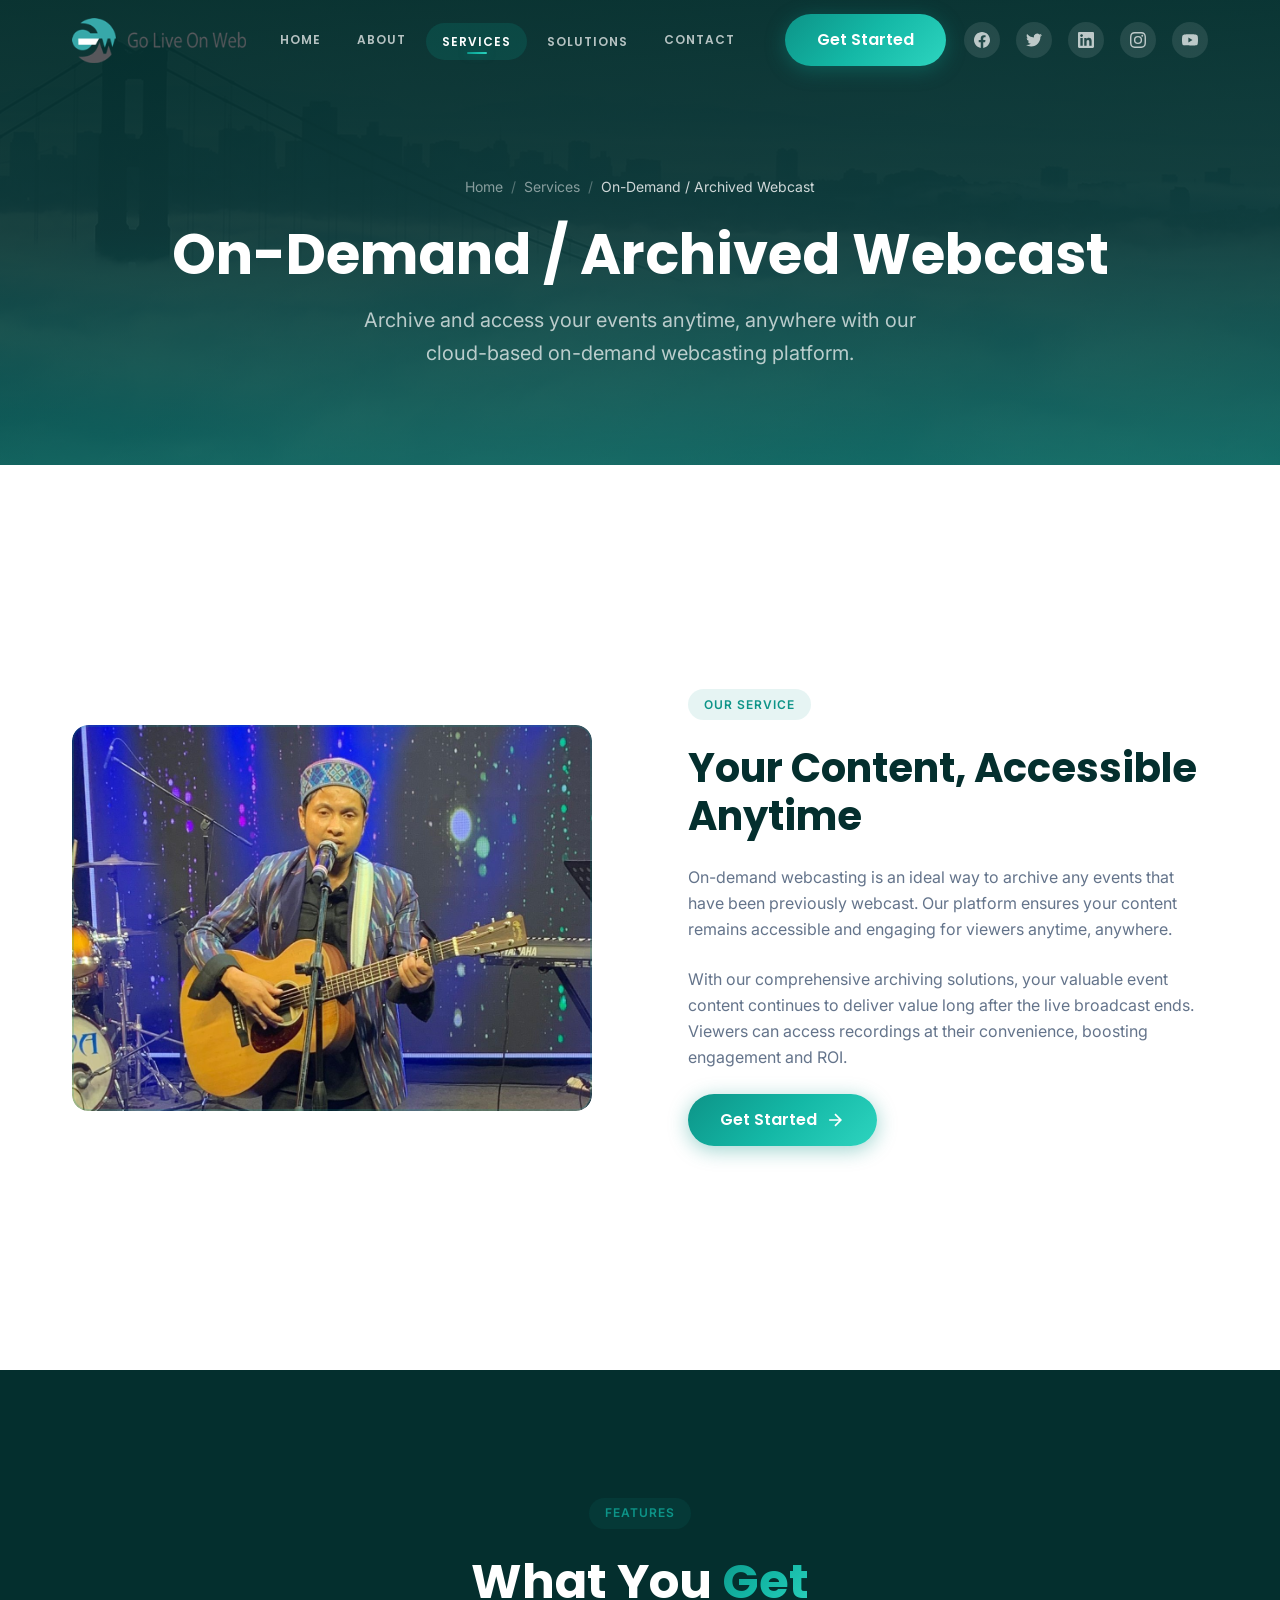
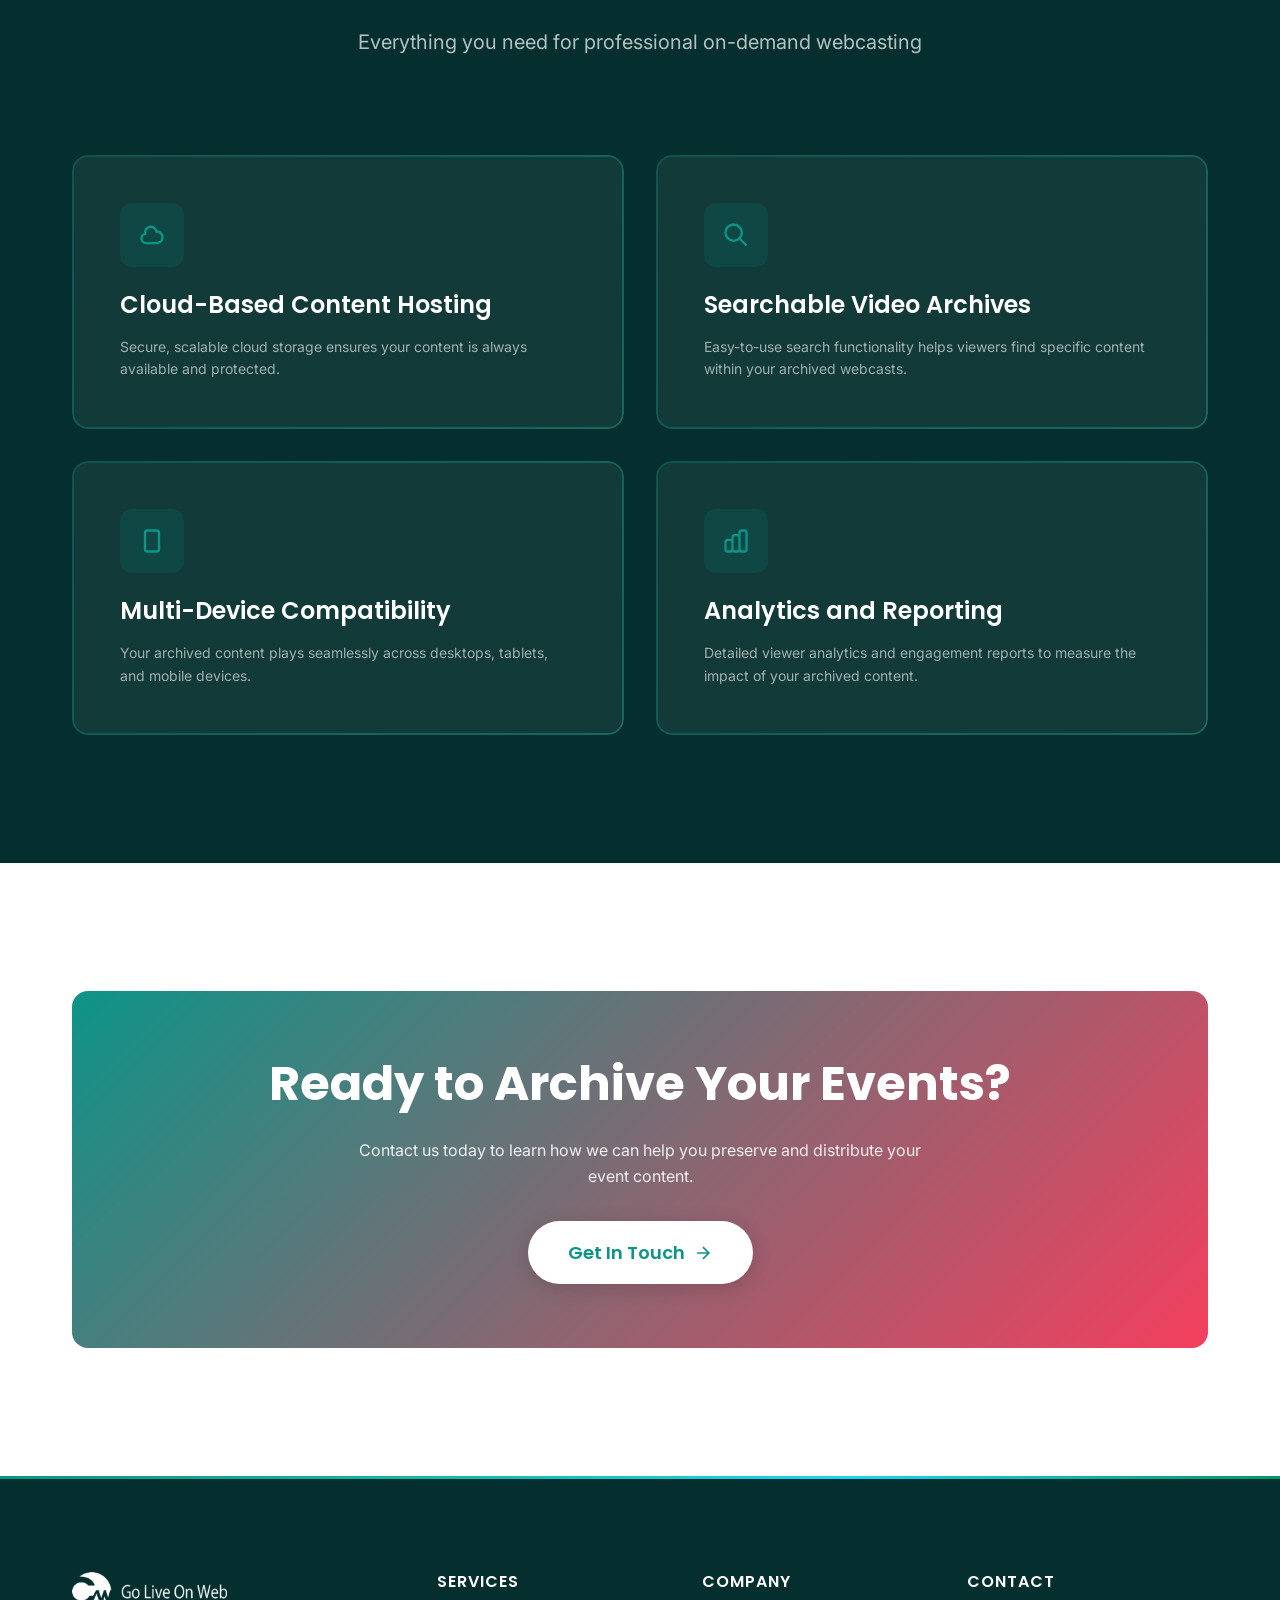
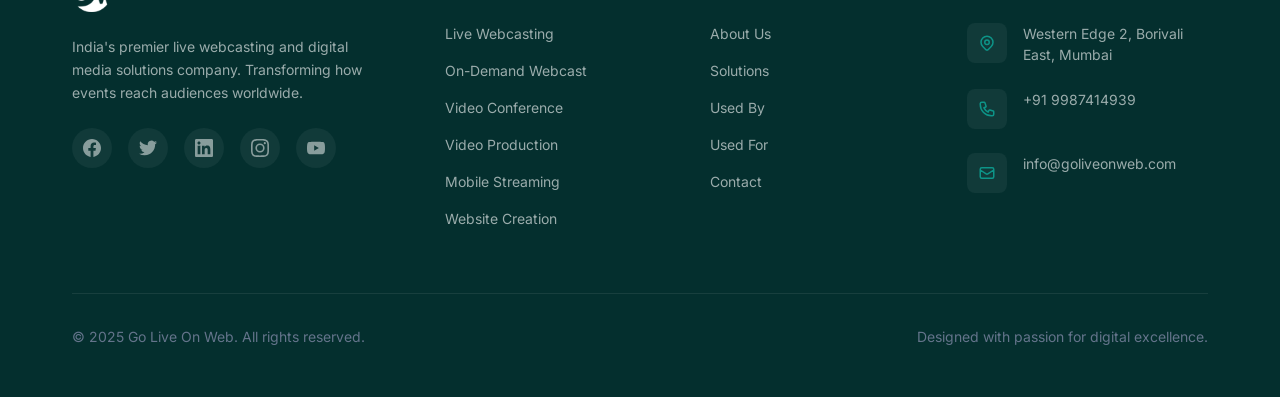
<file: Ondemand.html>
<!DOCTYPE html>
<html lang="en">
<head>
  <meta charset="UTF-8">
  <meta name="viewport" content="width=device-width, initial-scale=1.0">
  <meta name="description" content="On-demand and archived webcasting services for anytime viewing. Cloud-hosted, searchable video archives.">
  <title>On-Demand / Archived Webcast | Go Live On Web</title>
  <link rel="icon" href="images/icons/favicon.png">
  <link rel="preconnect" href="https://fonts.googleapis.com">
  <link rel="preconnect" href="https://fonts.gstatic.com" crossorigin>
  <link href="https://fonts.googleapis.com/css2?family=Inter:wght@400;500;600;700&family=Poppins:wght@600;700;800&display=swap" rel="stylesheet">
  <link rel="stylesheet" href="css/variables.css">
  <link rel="stylesheet" href="css/base.css">
  <link rel="stylesheet" href="css/layout.css">
  <link rel="stylesheet" href="css/components.css">
  <link rel="stylesheet" href="css/animations.css">
  <link rel="stylesheet" href="css/responsive.css">
</head>
<body>

  <!-- HEADER -->
  <header class="header header--solid">
    <div class="container header__inner">
      <a href="index.html" class="header__logo">
        <img src="images/goliveonweb.png" alt="Go Live On Web">
      </a>

      <nav class="header__nav">
        <a href="index.html" class="header__nav-link">Home</a>
        <a href="index.html#about" class="header__nav-link">About</a>
        <div class="header__nav-item">
          <a href="service.html" class="header__nav-link active">Services</a>
          <div class="header__dropdown">
            <a href="LiveWebcasting.html">Live Webcasting</a>
            <a href="Ondemand.html">On-Demand / Archived Webcast</a>
            <a href="VideoConference.html">Video Conference</a>
            <a href="VideoProduction.html">Video Production</a>
            <a href="MobileStreaming.html">Mobile Streaming</a>
            <a href="WebsiteCreation.html">Website Creation</a>
          </div>
        </div>
        <div class="header__nav-item">
          <a href="solution.html" class="header__nav-link">Solutions</a>
          <div class="header__dropdown">
            <a href="usedby.html">Used By</a>
            <a href="usedfor.html">Used For</a>
          </div>
        </div>
        <a href="contact.html" class="header__nav-link">Contact</a>
      </nav>

      <a href="contact.html" class="btn btn--primary btn--sm header__cta">Get Started</a>

      <div class="social-bar">
        <a href="https://www.facebook.com/goliveonweb" target="_blank" aria-label="Facebook">
          <svg width="16" height="16" fill="currentColor" viewBox="0 0 24 24"><path d="M24 12.073c0-6.627-5.373-12-12-12s-12 5.373-12 12c0 5.99 4.388 10.954 10.125 11.854v-8.385H7.078v-3.47h3.047V9.43c0-3.007 1.792-4.669 4.533-4.669 1.312 0 2.686.235 2.686.235v2.953H15.83c-1.491 0-1.956.925-1.956 1.874v2.25h3.328l-.532 3.47h-2.796v8.385C19.612 23.027 24 18.062 24 12.073z"/></svg>
        </a>
        <a href="https://twitter.com/goliveonweb" target="_blank" aria-label="Twitter">
          <svg width="16" height="16" fill="currentColor" viewBox="0 0 24 24"><path d="M23.953 4.57a10 10 0 01-2.825.775 4.958 4.958 0 002.163-2.723c-.951.555-2.005.959-3.127 1.184a4.92 4.92 0 00-8.384 4.482C7.69 8.095 4.067 6.13 1.64 3.162a4.822 4.822 0 00-.666 2.475c0 1.71.87 3.213 2.188 4.096a4.904 4.904 0 01-2.228-.616v.06a4.923 4.923 0 003.946 4.827 4.996 4.996 0 01-2.212.085 4.936 4.936 0 004.604 3.417 9.867 9.867 0 01-6.102 2.105c-.39 0-.779-.023-1.17-.067a13.995 13.995 0 007.557 2.209c9.053 0 13.998-7.496 13.998-13.985 0-.21 0-.42-.015-.63A9.935 9.935 0 0024 4.59z"/></svg>
        </a>
        <a href="https://www.linkedin.com/in/rishi-kanswal-bb2317104/" target="_blank" aria-label="LinkedIn">
          <svg width="16" height="16" fill="currentColor" viewBox="0 0 24 24"><path d="M20.447 20.452h-3.554v-5.569c0-1.328-.027-3.037-1.852-3.037-1.853 0-2.136 1.445-2.136 2.939v5.667H9.351V9h3.414v1.561h.046c.477-.9 1.637-1.85 3.37-1.85 3.601 0 4.267 2.37 4.267 5.455v6.286zM5.337 7.433c-1.144 0-2.063-.926-2.063-2.065 0-1.138.92-2.063 2.063-2.063 1.14 0 2.064.925 2.064 2.063 0 1.139-.925 2.065-2.064 2.065zm1.782 13.019H3.555V9h3.564v11.452zM22.225 0H1.771C.792 0 0 .774 0 1.729v20.542C0 23.227.792 24 1.771 24h20.451C23.2 24 24 23.227 24 22.271V1.729C24 .774 23.2 0 22.222 0h.003z"/></svg>
        </a>
        <a href="https://www.instagram.com/goliveonweb_rk/" target="_blank" aria-label="Instagram">
          <svg width="16" height="16" fill="currentColor" viewBox="0 0 24 24"><path d="M12 2.163c3.204 0 3.584.012 4.85.07 3.252.148 4.771 1.691 4.919 4.919.058 1.265.069 1.645.069 4.849 0 3.205-.012 3.584-.069 4.849-.149 3.225-1.664 4.771-4.919 4.919-1.266.058-1.644.07-4.85.07-3.204 0-3.584-.012-4.849-.07-3.26-.149-4.771-1.699-4.919-4.92-.058-1.265-.07-1.644-.07-4.849 0-3.204.013-3.583.07-4.849.149-3.227 1.664-4.771 4.919-4.919 1.266-.057 1.645-.069 4.849-.069zM12 0C8.741 0 8.333.014 7.053.072 2.695.272.273 2.69.073 7.052.014 8.333 0 8.741 0 12c0 3.259.014 3.668.072 4.948.2 4.358 2.618 6.78 6.98 6.98C8.333 23.986 8.741 24 12 24c3.259 0 3.668-.014 4.948-.072 4.354-.2 6.782-2.618 6.979-6.98.059-1.28.073-1.689.073-4.948 0-3.259-.014-3.667-.072-4.947-.196-4.354-2.617-6.78-6.979-6.98C15.668.014 15.259 0 12 0zm0 5.838a6.162 6.162 0 100 12.324 6.162 6.162 0 000-12.324zM12 16a4 4 0 110-8 4 4 0 010 8zm6.406-11.845a1.44 1.44 0 100 2.881 1.44 1.44 0 000-2.881z"/></svg>
        </a>
        <a href="https://www.youtube.com/channel/UCeTRzE7ubbzjwykTMzflrrQ" target="_blank" aria-label="YouTube">
          <svg width="16" height="16" fill="currentColor" viewBox="0 0 24 24"><path d="M23.498 6.186a3.016 3.016 0 00-2.122-2.136C19.505 3.545 12 3.545 12 3.545s-7.505 0-9.377.505A3.017 3.017 0 00.502 6.186C0 8.07 0 12 0 12s0 3.93.502 5.814a3.016 3.016 0 002.122 2.136c1.871.505 9.376.505 9.376.505s7.505 0 9.377-.505a3.015 3.015 0 002.122-2.136C24 15.93 24 12 24 12s0-3.93-.502-5.814zM9.545 15.568V8.432L15.818 12l-6.273 3.568z"/></svg>
        </a>
      </div>

      <button class="nav-toggle" aria-label="Toggle navigation">
        <span></span><span></span><span></span>
      </button>
    </div>
  </header>

  <!-- MOBILE NAV -->
  <div class="mobile-nav">
    <a href="index.html">Home</a>
    <a href="index.html#about">About</a>
    <a href="service.html">Services</a>
    <a href="solution.html">Solutions</a>
    <a href="contact.html">Contact</a>
  </div>

  <!-- PAGE HERO -->
  <section class="page-hero">
    <div class="page-hero__bg">
      <img src="images/banner3.jpg" alt="" class="page-hero__bg-image">
      <div class="page-hero__overlay"></div>
    </div>
    <div class="container page-hero__content">
      <nav class="breadcrumb">
        <a href="index.html">Home</a>
        <span>/</span>
        <a href="service.html">Services</a>
        <span>/</span>
        <span class="breadcrumb__current">On-Demand / Archived Webcast</span>
      </nav>
      <h1 class="page-hero__title">On-Demand / Archived Webcast</h1>
      <p class="page-hero__subtitle">Archive and access your events anytime, anywhere with our cloud-based on-demand webcasting platform.</p>
    </div>
  </section>

  <!-- SERVICE DESCRIPTION -->
  <section class="section">
    <div class="container">
      <div class="content-block">
        <div class="content-block__image reveal--left">
          <img src="images/img2.jpeg" alt="On-Demand Webcast">
        </div>
        <div class="reveal--right">
          <div class="content-block__tag">Our Service</div>
          <h3 class="content-block__title">Your Content, Accessible Anytime</h3>
          <p class="content-block__text">On-demand webcasting is an ideal way to archive any events that have been previously webcast. Our platform ensures your content remains accessible and engaging for viewers anytime, anywhere.</p>
          <p class="content-block__text">With our comprehensive archiving solutions, your valuable event content continues to deliver value long after the live broadcast ends. Viewers can access recordings at their convenience, boosting engagement and ROI.</p>
          <a href="contact.html" class="btn btn--primary">
            Get Started
            <svg width="20" height="20" fill="none" stroke="currentColor" stroke-width="2" viewBox="0 0 24 24"><path d="M5 12h14M12 5l7 7-7 7"/></svg>
          </a>
        </div>
      </div>
    </div>
  </section>

  <!-- FEATURES -->
  <section class="section section--dark">
    <div class="container">
      <div class="section-header reveal">
        <div class="content-block__tag">Features</div>
        <h2>What You <span class="text-gradient">Get</span></h2>
        <p>Everything you need for professional on-demand webcasting</p>
      </div>

      <div class="grid grid--2">
        <div class="card card--gradient-border reveal delay-100">
          <div class="card__icon">
            <svg width="28" height="28" fill="none" stroke="var(--color-primary)" stroke-width="2" viewBox="0 0 24 24"><path d="M3 15a4 4 0 004 4h9a5 5 0 10-.1-9.999 5.002 5.002 0 10-9.78 2.096A4.001 4.001 0 003 15z"/></svg>
          </div>
          <h4 class="card__title">Cloud-Based Content Hosting</h4>
          <p class="card__text">Secure, scalable cloud storage ensures your content is always available and protected.</p>
        </div>

        <div class="card card--gradient-border reveal delay-200">
          <div class="card__icon">
            <svg width="28" height="28" fill="none" stroke="var(--color-primary)" stroke-width="2" viewBox="0 0 24 24"><path d="M21 21l-6-6m2-5a7 7 0 11-14 0 7 7 0 0114 0z"/></svg>
          </div>
          <h4 class="card__title">Searchable Video Archives</h4>
          <p class="card__text">Easy-to-use search functionality helps viewers find specific content within your archived webcasts.</p>
        </div>

        <div class="card card--gradient-border reveal delay-300">
          <div class="card__icon">
            <svg width="28" height="28" fill="none" stroke="var(--color-primary)" stroke-width="2" viewBox="0 0 24 24"><path d="M12 18h.01M8 21h8a2 2 0 002-2V5a2 2 0 00-2-2H8a2 2 0 00-2 2v14a2 2 0 002 2z"/></svg>
          </div>
          <h4 class="card__title">Multi-Device Compatibility</h4>
          <p class="card__text">Your archived content plays seamlessly across desktops, tablets, and mobile devices.</p>
        </div>

        <div class="card card--gradient-border reveal delay-400">
          <div class="card__icon">
            <svg width="28" height="28" fill="none" stroke="var(--color-primary)" stroke-width="2" viewBox="0 0 24 24"><path d="M9 19v-6a2 2 0 00-2-2H5a2 2 0 00-2 2v6a2 2 0 002 2h2a2 2 0 002-2zm0 0V9a2 2 0 012-2h2a2 2 0 012 2v10m-6 0a2 2 0 002 2h2a2 2 0 002-2m0 0V5a2 2 0 012-2h2a2 2 0 012 2v14a2 2 0 01-2 2h-2a2 2 0 01-2-2z"/></svg>
          </div>
          <h4 class="card__title">Analytics and Reporting</h4>
          <p class="card__text">Detailed viewer analytics and engagement reports to measure the impact of your archived content.</p>
        </div>
      </div>
    </div>
  </section>

  <!-- CTA -->
  <section class="section">
    <div class="container">
      <div class="cta reveal" style="text-align:center;padding:var(--spacing-3xl) var(--spacing-2xl);background:linear-gradient(135deg,var(--color-primary),var(--color-accent));border-radius:var(--radius-xl);">
        <h2 style="color:var(--color-white);margin-bottom:var(--spacing-lg);">Ready to Archive Your Events?</h2>
        <p style="color:rgba(255,255,255,0.9);margin-bottom:var(--spacing-xl);max-width:600px;margin-left:auto;margin-right:auto;">Contact us today to learn how we can help you preserve and distribute your event content.</p>
        <a href="contact.html" class="btn btn--white btn--lg">
          Get In Touch
          <svg width="20" height="20" fill="none" stroke="currentColor" stroke-width="2" viewBox="0 0 24 24"><path d="M5 12h14M12 5l7 7-7 7"/></svg>
        </a>
      </div>
    </div>
  </section>

  <!-- FOOTER -->
  <footer class="footer">
    <div class="container">
      <div class="footer__grid">
        <div class="footer__brand">
          <a href="index.html">
            <img src="images/goliveonweb.png" alt="Go Live On Web" style="height:40px;filter:brightness(0) invert(1);">
          </a>
          <p>India's premier live webcasting and digital media solutions company. Transforming how events reach audiences worldwide.</p>
          <div class="footer__socials" style="margin-top:var(--spacing-lg);">
            <a href="https://www.facebook.com/goliveonweb" target="_blank" class="footer__social-link" aria-label="Facebook">
              <svg width="18" height="18" fill="currentColor" viewBox="0 0 24 24"><path d="M24 12.073c0-6.627-5.373-12-12-12s-12 5.373-12 12c0 5.99 4.388 10.954 10.125 11.854v-8.385H7.078v-3.47h3.047V9.43c0-3.007 1.792-4.669 4.533-4.669 1.312 0 2.686.235 2.686.235v2.953H15.83c-1.491 0-1.956.925-1.956 1.874v2.25h3.328l-.532 3.47h-2.796v8.385C19.612 23.027 24 18.062 24 12.073z"/></svg>
            </a>
            <a href="https://twitter.com/goliveonweb" target="_blank" class="footer__social-link" aria-label="Twitter">
              <svg width="18" height="18" fill="currentColor" viewBox="0 0 24 24"><path d="M23.953 4.57a10 10 0 01-2.825.775 4.958 4.958 0 002.163-2.723c-.951.555-2.005.959-3.127 1.184a4.92 4.92 0 00-8.384 4.482C7.69 8.095 4.067 6.13 1.64 3.162a4.822 4.822 0 00-.666 2.475c0 1.71.87 3.213 2.188 4.096a4.904 4.904 0 01-2.228-.616v.06a4.923 4.923 0 003.946 4.827 4.996 4.996 0 01-2.212.085 4.936 4.936 0 004.604 3.417 9.867 9.867 0 01-6.102 2.105c-.39 0-.779-.023-1.17-.067a13.995 13.995 0 007.557 2.209c9.053 0 13.998-7.496 13.998-13.985 0-.21 0-.42-.015-.63A9.935 9.935 0 0024 4.59z"/></svg>
            </a>
            <a href="https://www.linkedin.com/in/rishi-kanswal-bb2317104/" target="_blank" class="footer__social-link" aria-label="LinkedIn">
              <svg width="18" height="18" fill="currentColor" viewBox="0 0 24 24"><path d="M20.447 20.452h-3.554v-5.569c0-1.328-.027-3.037-1.852-3.037-1.853 0-2.136 1.445-2.136 2.939v5.667H9.351V9h3.414v1.561h.046c.477-.9 1.637-1.85 3.37-1.85 3.601 0 4.267 2.37 4.267 5.455v6.286zM5.337 7.433c-1.144 0-2.063-.926-2.063-2.065 0-1.138.92-2.063 2.063-2.063 1.14 0 2.064.925 2.064 2.063 0 1.139-.925 2.065-2.064 2.065zm1.782 13.019H3.555V9h3.564v11.452zM22.225 0H1.771C.792 0 0 .774 0 1.729v20.542C0 23.227.792 24 1.771 24h20.451C23.2 24 24 23.227 24 22.271V1.729C24 .774 23.2 0 22.222 0h.003z"/></svg>
            </a>
            <a href="https://www.instagram.com/goliveonweb_rk/" target="_blank" class="footer__social-link" aria-label="Instagram">
              <svg width="18" height="18" fill="currentColor" viewBox="0 0 24 24"><path d="M12 2.163c3.204 0 3.584.012 4.85.07 3.252.148 4.771 1.691 4.919 4.919.058 1.265.069 1.645.069 4.849 0 3.205-.012 3.584-.069 4.849-.149 3.225-1.664 4.771-4.919 4.919-1.266.058-1.644.07-4.85.07-3.204 0-3.584-.012-4.849-.07-3.26-.149-4.771-1.699-4.919-4.92-.058-1.265-.07-1.644-.07-4.849 0-3.204.013-3.583.07-4.849.149-3.227 1.664-4.771 4.919-4.919 1.266-.057 1.645-.069 4.849-.069zM12 0C8.741 0 8.333.014 7.053.072 2.695.272.273 2.69.073 7.052.014 8.333 0 8.741 0 12c0 3.259.014 3.668.072 4.948.2 4.358 2.618 6.78 6.98 6.98C8.333 23.986 8.741 24 12 24c3.259 0 3.668-.014 4.948-.072 4.354-.2 6.782-2.618 6.979-6.98.059-1.28.073-1.689.073-4.948 0-3.259-.014-3.667-.072-4.947-.196-4.354-2.617-6.78-6.979-6.98C15.668.014 15.259 0 12 0zm0 5.838a6.162 6.162 0 100 12.324 6.162 6.162 0 000-12.324zM12 16a4 4 0 110-8 4 4 0 010 8zm6.406-11.845a1.44 1.44 0 100 2.881 1.44 1.44 0 000-2.881z"/></svg>
            </a>
            <a href="https://www.youtube.com/channel/UCeTRzE7ubbzjwykTMzflrrQ" target="_blank" class="footer__social-link" aria-label="YouTube">
              <svg width="18" height="18" fill="currentColor" viewBox="0 0 24 24"><path d="M23.498 6.186a3.016 3.016 0 00-2.122-2.136C19.505 3.545 12 3.545 12 3.545s-7.505 0-9.377.505A3.017 3.017 0 00.502 6.186C0 8.07 0 12 0 12s0 3.93.502 5.814a3.016 3.016 0 002.122 2.136c1.871.505 9.376.505 9.376.505s7.505 0 9.377-.505a3.015 3.015 0 002.122-2.136C24 15.93 24 12 24 12s0-3.93-.502-5.814zM9.545 15.568V8.432L15.818 12l-6.273 3.568z"/></svg>
            </a>
          </div>
        </div>

        <div>
          <h5 class="footer__heading">Services</h5>
          <div class="footer__links">
            <a href="LiveWebcasting.html">Live Webcasting</a>
            <a href="Ondemand.html">On-Demand Webcast</a>
            <a href="VideoConference.html">Video Conference</a>
            <a href="VideoProduction.html">Video Production</a>
            <a href="MobileStreaming.html">Mobile Streaming</a>
            <a href="WebsiteCreation.html">Website Creation</a>
          </div>
        </div>

        <div>
          <h5 class="footer__heading">Company</h5>
          <div class="footer__links">
            <a href="about.html">About Us</a>
            <a href="solution.html">Solutions</a>
            <a href="usedby.html">Used By</a>
            <a href="usedfor.html">Used For</a>
            <a href="contact.html">Contact</a>
          </div>
        </div>

        <div>
          <h5 class="footer__heading">Contact</h5>
          <div class="footer__contact-item">
            <div class="footer__contact-icon">
              <svg width="18" height="18" fill="none" stroke="currentColor" stroke-width="2" viewBox="0 0 24 24"><path d="M17.657 16.657L13.414 20.9a1.998 1.998 0 01-2.827 0l-4.244-4.243a8 8 0 1111.314 0z"/><path d="M15 11a3 3 0 11-6 0 3 3 0 016 0z"/></svg>
            </div>
            <span>Western Edge 2, Borivali East, Mumbai</span>
          </div>
          <div class="footer__contact-item">
            <div class="footer__contact-icon">
              <svg width="18" height="18" fill="none" stroke="currentColor" stroke-width="2" viewBox="0 0 24 24"><path d="M3 5a2 2 0 012-2h3.28a1 1 0 01.948.684l1.498 4.493a1 1 0 01-.502 1.21l-2.257 1.13a11.042 11.042 0 005.516 5.516l1.13-2.257a1 1 0 011.21-.502l4.493 1.498a1 1 0 01.684.949V19a2 2 0 01-2 2h-1C9.716 21 3 14.284 3 6V5z"/></svg>
            </div>
            <span><a href="tel:+919987414939" style="color:rgba(255,255,255,0.6);transition:color 0.3s;" onmouseover="this.style.color='white'" onmouseout="this.style.color='rgba(255,255,255,0.6)'">+91 9987414939</a></span>
          </div>
          <div class="footer__contact-item">
            <div class="footer__contact-icon">
              <svg width="18" height="18" fill="none" stroke="currentColor" stroke-width="2" viewBox="0 0 24 24"><path d="M3 8l7.89 5.26a2 2 0 002.22 0L21 8M5 19h14a2 2 0 002-2V7a2 2 0 00-2-2H5a2 2 0 00-2 2v10a2 2 0 002 2z"/></svg>
            </div>
            <span><a href="mailto:info@goliveonweb.com" style="color:rgba(255,255,255,0.6);transition:color 0.3s;" onmouseover="this.style.color='white'" onmouseout="this.style.color='rgba(255,255,255,0.6)'">info@goliveonweb.com</a></span>
          </div>
        </div>
      </div>

      <div class="footer__bottom">
        <p>&copy; 2025 Go Live On Web. All rights reserved.</p>
        <p>Designed with passion for digital excellence.</p>
      </div>
    </div>
  </footer>

  <!-- BACK TO TOP -->
  <button class="back-to-top" aria-label="Back to top">
    <svg width="20" height="20" fill="none" stroke="currentColor" stroke-width="2.5" viewBox="0 0 24 24"><path d="M18 15l-6-6-6 6"/></svg>
  </button>

  <script src="js/main.js"></script>
  <script src="js/animations.js"></script>
</body>
</html>
</file>
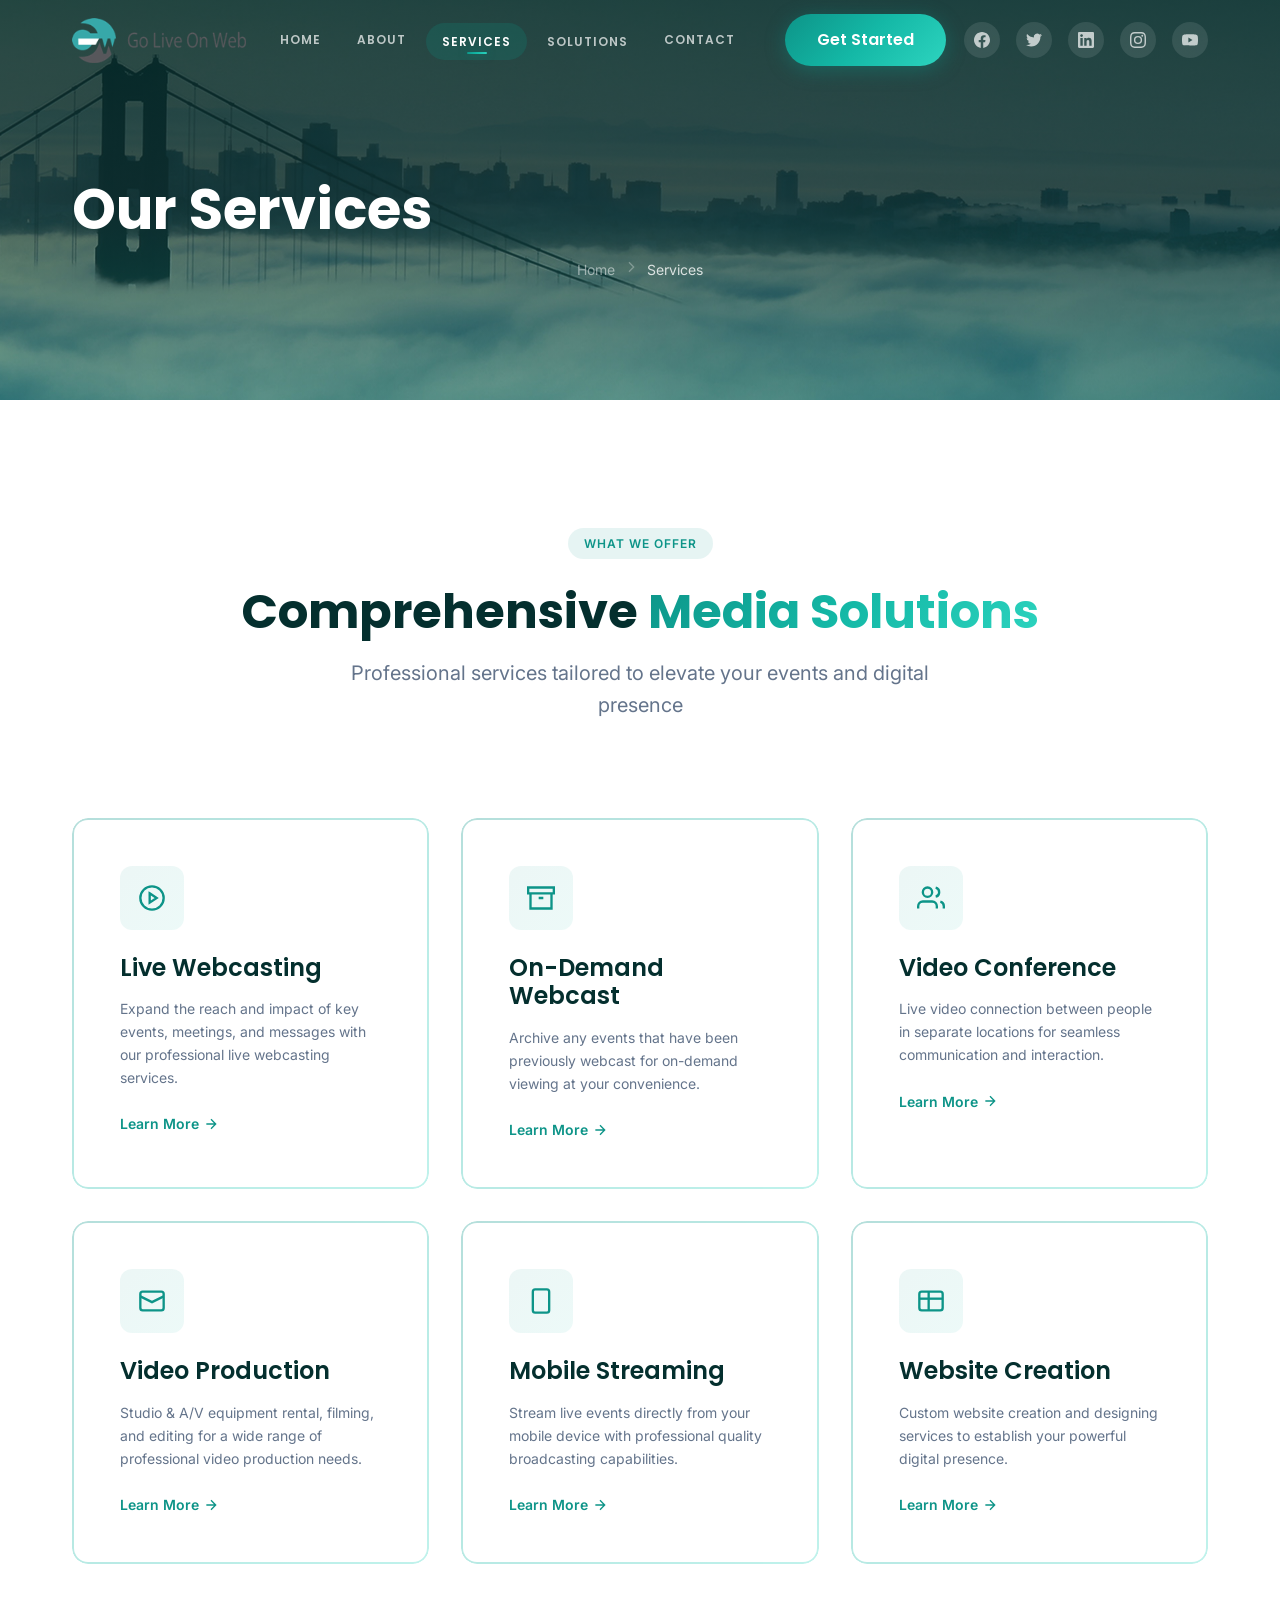
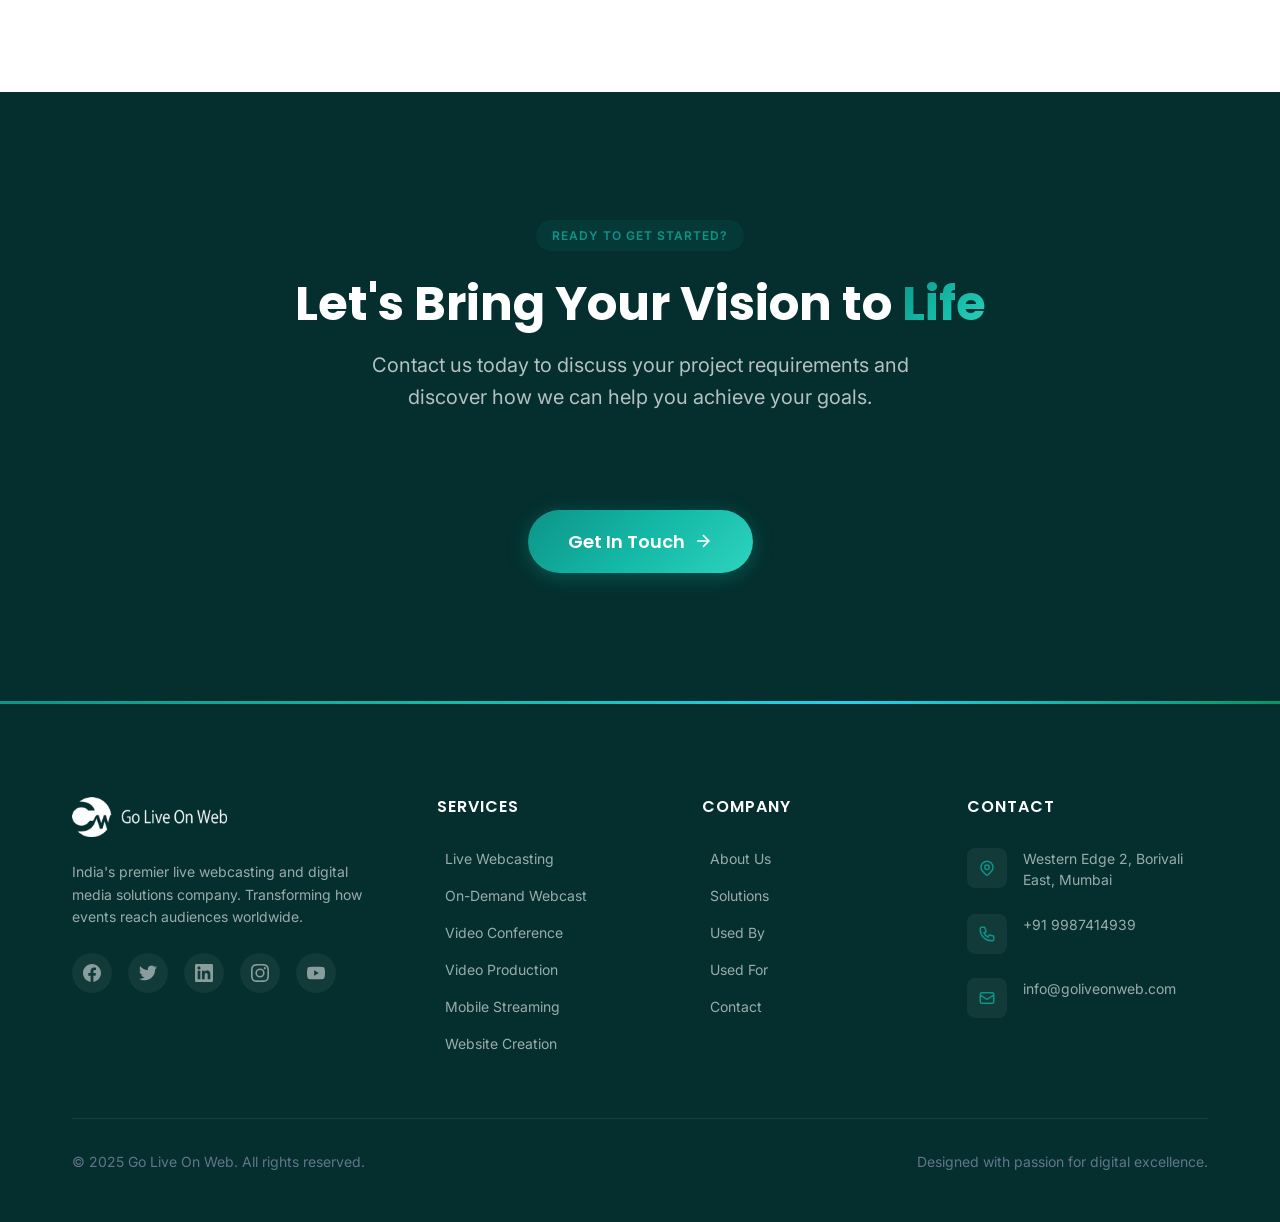
<file: service.html>
<!DOCTYPE html>
<html lang="en">
<head>
  <meta charset="UTF-8">
  <meta name="viewport" content="width=device-width, initial-scale=1.0">
  <meta name="description" content="Go Live On Web - Professional live webcasting, video production, and digital media services.">
  <title>Our Services | Go Live On Web</title>
  <link rel="icon" href="images/icons/favicon.png">
  <link rel="preconnect" href="https://fonts.googleapis.com">
  <link rel="preconnect" href="https://fonts.gstatic.com" crossorigin>
  <link href="https://fonts.googleapis.com/css2?family=Inter:wght@400;500;600;700&family=Poppins:wght@600;700;800&display=swap" rel="stylesheet">
  <link rel="stylesheet" href="css/variables.css">
  <link rel="stylesheet" href="css/base.css">
  <link rel="stylesheet" href="css/layout.css">
  <link rel="stylesheet" href="css/components.css">
  <link rel="stylesheet" href="css/animations.css">
  <link rel="stylesheet" href="css/responsive.css">
</head>
<body>

  <!-- HEADER -->
  <header class="header header--solid">
    <div class="container header__inner">
      <a href="index.html" class="header__logo">
        <img src="images/goliveonweb.png" alt="Go Live On Web">
      </a>

      <nav class="header__nav">
        <a href="index.html" class="header__nav-link">Home</a>
        <a href="index.html#about" class="header__nav-link">About</a>
        <div class="header__nav-item">
          <a href="service.html" class="header__nav-link active">Services</a>
          <div class="header__dropdown">
            <a href="LiveWebcasting.html">Live Webcasting</a>
            <a href="Ondemand.html">On-Demand / Archived Webcast</a>
            <a href="VideoConference.html">Video Conference</a>
            <a href="VideoProduction.html">Video Production</a>
            <a href="MobileStreaming.html">Mobile Streaming</a>
            <a href="WebsiteCreation.html">Website Creation</a>
          </div>
        </div>
        <div class="header__nav-item">
          <a href="solution.html" class="header__nav-link">Solutions</a>
          <div class="header__dropdown">
            <a href="usedby.html">Used By</a>
            <a href="usedfor.html">Used For</a>
          </div>
        </div>
        <a href="index.html#contact" class="header__nav-link">Contact</a>
      </nav>

      <a href="index.html#contact" class="btn btn--primary btn--sm header__cta">Get Started</a>

      <div class="social-bar">
        <a href="https://www.facebook.com/goliveonweb" target="_blank" aria-label="Facebook">
          <svg width="16" height="16" fill="currentColor" viewBox="0 0 24 24"><path d="M24 12.073c0-6.627-5.373-12-12-12s-12 5.373-12 12c0 5.99 4.388 10.954 10.125 11.854v-8.385H7.078v-3.47h3.047V9.43c0-3.007 1.792-4.669 4.533-4.669 1.312 0 2.686.235 2.686.235v2.953H15.83c-1.491 0-1.956.925-1.956 1.874v2.25h3.328l-.532 3.47h-2.796v8.385C19.612 23.027 24 18.062 24 12.073z"/></svg>
        </a>
        <a href="https://twitter.com/goliveonweb" target="_blank" aria-label="Twitter">
          <svg width="16" height="16" fill="currentColor" viewBox="0 0 24 24"><path d="M23.953 4.57a10 10 0 01-2.825.775 4.958 4.958 0 002.163-2.723c-.951.555-2.005.959-3.127 1.184a4.92 4.92 0 00-8.384 4.482C7.69 8.095 4.067 6.13 1.64 3.162a4.822 4.822 0 00-.666 2.475c0 1.71.87 3.213 2.188 4.096a4.904 4.904 0 01-2.228-.616v.06a4.923 4.923 0 003.946 4.827 4.996 4.996 0 01-2.212.085 4.936 4.936 0 004.604 3.417 9.867 9.867 0 01-6.102 2.105c-.39 0-.779-.023-1.17-.067a13.995 13.995 0 007.557 2.209c9.053 0 13.998-7.496 13.998-13.985 0-.21 0-.42-.015-.63A9.935 9.935 0 0024 4.59z"/></svg>
        </a>
        <a href="https://www.linkedin.com/in/rishi-kanswal-bb2317104/" target="_blank" aria-label="LinkedIn">
          <svg width="16" height="16" fill="currentColor" viewBox="0 0 24 24"><path d="M20.447 20.452h-3.554v-5.569c0-1.328-.027-3.037-1.852-3.037-1.853 0-2.136 1.445-2.136 2.939v5.667H9.351V9h3.414v1.561h.046c.477-.9 1.637-1.85 3.37-1.85 3.601 0 4.267 2.37 4.267 5.455v6.286zM5.337 7.433c-1.144 0-2.063-.926-2.063-2.065 0-1.138.92-2.063 2.063-2.063 1.14 0 2.064.925 2.064 2.063 0 1.139-.925 2.065-2.064 2.065zm1.782 13.019H3.555V9h3.564v11.452zM22.225 0H1.771C.792 0 0 .774 0 1.729v20.542C0 23.227.792 24 1.771 24h20.451C23.2 24 24 23.227 24 22.271V1.729C24 .774 23.2 0 22.222 0h.003z"/></svg>
        </a>
        <a href="https://www.instagram.com/goliveonweb_rk/" target="_blank" aria-label="Instagram">
          <svg width="16" height="16" fill="currentColor" viewBox="0 0 24 24"><path d="M12 2.163c3.204 0 3.584.012 4.85.07 3.252.148 4.771 1.691 4.919 4.919.058 1.265.069 1.645.069 4.849 0 3.205-.012 3.584-.069 4.849-.149 3.225-1.664 4.771-4.919 4.919-1.266.058-1.644.07-4.85.07-3.204 0-3.584-.012-4.849-.07-3.26-.149-4.771-1.699-4.919-4.92-.058-1.265-.07-1.644-.07-4.849 0-3.204.013-3.583.07-4.849.149-3.227 1.664-4.771 4.919-4.919 1.266-.057 1.645-.069 4.849-.069zM12 0C8.741 0 8.333.014 7.053.072 2.695.272.273 2.69.073 7.052.014 8.333 0 8.741 0 12c0 3.259.014 3.668.072 4.948.2 4.358 2.618 6.78 6.98 6.98C8.333 23.986 8.741 24 12 24c3.259 0 3.668-.014 4.948-.072 4.354-.2 6.782-2.618 6.979-6.98.059-1.28.073-1.689.073-4.948 0-3.259-.014-3.667-.072-4.947-.196-4.354-2.617-6.78-6.979-6.98C15.668.014 15.259 0 12 0zm0 5.838a6.162 6.162 0 100 12.324 6.162 6.162 0 000-12.324zM12 16a4 4 0 110-8 4 4 0 010 8zm6.406-11.845a1.44 1.44 0 100 2.881 1.44 1.44 0 000-2.881z"/></svg>
        </a>
        <a href="https://www.youtube.com/channel/UCeTRzE7ubbzjwykTMzflrrQ" target="_blank" aria-label="YouTube">
          <svg width="16" height="16" fill="currentColor" viewBox="0 0 24 24"><path d="M23.498 6.186a3.016 3.016 0 00-2.122-2.136C19.505 3.545 12 3.545 12 3.545s-7.505 0-9.377.505A3.017 3.017 0 00.502 6.186C0 8.07 0 12 0 12s0 3.93.502 5.814a3.016 3.016 0 002.122 2.136c1.871.505 9.376.505 9.376.505s7.505 0 9.377-.505a3.015 3.015 0 002.122-2.136C24 15.93 24 12 24 12s0-3.93-.502-5.814zM9.545 15.568V8.432L15.818 12l-6.273 3.568z"/></svg>
        </a>
      </div>

      <button class="nav-toggle" aria-label="Toggle navigation">
        <span></span><span></span><span></span>
      </button>
    </div>
  </header>

  <!-- MOBILE NAV -->
  <div class="mobile-nav">
    <a href="index.html">Home</a>
    <a href="index.html#about">About</a>
    <a href="service.html">Services</a>
    <a href="solution.html">Solutions</a>
    <a href="index.html#contact">Contact</a>
  </div>

  <!-- PAGE HERO -->
  <section class="page-hero" style="background-image:url('images/banner3.jpg');">
    <div class="page-hero__overlay"></div>
    <div class="container">
      <h1 class="page-hero__title reveal">Our Services</h1>
      <nav class="breadcrumb reveal">
        <a href="index.html">Home</a>
        <span class="breadcrumb__separator">
          <svg width="16" height="16" fill="none" stroke="currentColor" stroke-width="2" viewBox="0 0 24 24"><path d="M9 5l7 7-7 7"/></svg>
        </span>
        <span class="breadcrumb__current">Services</span>
      </nav>
    </div>
  </section>

  <!-- SERVICES GRID -->
  <section class="section">
    <div class="container">
      <div class="section-header reveal">
        <div class="content-block__tag">What We Offer</div>
        <h2>Comprehensive <span class="text-gradient">Media Solutions</span></h2>
        <p>Professional services tailored to elevate your events and digital presence</p>
      </div>

      <div class="grid grid--3">
        <!-- Live Webcasting -->
        <div class="card card--gradient-border reveal delay-100">
          <div class="card__icon">
            <svg width="28" height="28" fill="none" stroke="var(--color-primary)" stroke-width="2" viewBox="0 0 24 24"><circle cx="12" cy="12" r="10"/><polygon points="10,8 16,12 10,16"/></svg>
          </div>
          <h4 class="card__title">Live Webcasting</h4>
          <p class="card__text">Expand the reach and impact of key events, meetings, and messages with our professional live webcasting services.</p>
          <a href="LiveWebcasting.html" class="card__link">
            Learn More
            <svg width="16" height="16" fill="none" stroke="currentColor" stroke-width="2" viewBox="0 0 24 24"><path d="M5 12h14M12 5l7 7-7 7"/></svg>
          </a>
        </div>

        <!-- On-Demand Webcast -->
        <div class="card card--gradient-border reveal delay-200">
          <div class="card__icon">
            <svg width="28" height="28" fill="none" stroke="var(--color-primary)" stroke-width="2" viewBox="0 0 24 24"><path d="M21 8v13H3V8M1 3h22v5H1zM10 12h4"/></svg>
          </div>
          <h4 class="card__title">On-Demand Webcast</h4>
          <p class="card__text">Archive any events that have been previously webcast for on-demand viewing at your convenience.</p>
          <a href="Ondemand.html" class="card__link">
            Learn More
            <svg width="16" height="16" fill="none" stroke="currentColor" stroke-width="2" viewBox="0 0 24 24"><path d="M5 12h14M12 5l7 7-7 7"/></svg>
          </a>
        </div>

        <!-- Video Conference -->
        <div class="card card--gradient-border reveal delay-300">
          <div class="card__icon">
            <svg width="28" height="28" fill="none" stroke="var(--color-primary)" stroke-width="2" viewBox="0 0 24 24"><path d="M17 21v-2a4 4 0 00-4-4H5a4 4 0 00-4 4v2"/><circle cx="9" cy="7" r="4"/><path d="M23 21v-2a4 4 0 00-3-3.87M16 3.13a4 4 0 010 7.75"/></svg>
          </div>
          <h4 class="card__title">Video Conference</h4>
          <p class="card__text">Live video connection between people in separate locations for seamless communication and interaction.</p>
          <a href="VideoConference.html" class="card__link">
            Learn More
            <svg width="16" height="16" fill="none" stroke="currentColor" stroke-width="2" viewBox="0 0 24 24"><path d="M5 12h14M12 5l7 7-7 7"/></svg>
          </a>
        </div>

        <!-- Video Production -->
        <div class="card card--gradient-border reveal delay-100">
          <div class="card__icon">
            <svg width="28" height="28" fill="none" stroke="var(--color-primary)" stroke-width="2" viewBox="0 0 24 24"><rect x="2" y="4" width="20" height="16" rx="2"/><path d="M2 8l10 5 10-5"/></svg>
          </div>
          <h4 class="card__title">Video Production</h4>
          <p class="card__text">Studio & A/V equipment rental, filming, and editing for a wide range of professional video production needs.</p>
          <a href="VideoProduction.html" class="card__link">
            Learn More
            <svg width="16" height="16" fill="none" stroke="currentColor" stroke-width="2" viewBox="0 0 24 24"><path d="M5 12h14M12 5l7 7-7 7"/></svg>
          </a>
        </div>

        <!-- Mobile Streaming -->
        <div class="card card--gradient-border reveal delay-200">
          <div class="card__icon">
            <svg width="28" height="28" fill="none" stroke="var(--color-primary)" stroke-width="2" viewBox="0 0 24 24"><rect x="5" y="2" width="14" height="20" rx="2" ry="2"/><path d="M12 18h.01"/></svg>
          </div>
          <h4 class="card__title">Mobile Streaming</h4>
          <p class="card__text">Stream live events directly from your mobile device with professional quality broadcasting capabilities.</p>
          <a href="MobileStreaming.html" class="card__link">
            Learn More
            <svg width="16" height="16" fill="none" stroke="currentColor" stroke-width="2" viewBox="0 0 24 24"><path d="M5 12h14M12 5l7 7-7 7"/></svg>
          </a>
        </div>

        <!-- Website Creation -->
        <div class="card card--gradient-border reveal delay-300">
          <div class="card__icon">
            <svg width="28" height="28" fill="none" stroke="var(--color-primary)" stroke-width="2" viewBox="0 0 24 24"><path d="M4 4h16a2 2 0 012 2v12a2 2 0 01-2 2H4a2 2 0 01-2-2V6a2 2 0 012-2z"/><path d="M2 10h20"/><path d="M10 4v16"/></svg>
          </div>
          <h4 class="card__title">Website Creation</h4>
          <p class="card__text">Custom website creation and designing services to establish your powerful digital presence.</p>
          <a href="WebsiteCreation.html" class="card__link">
            Learn More
            <svg width="16" height="16" fill="none" stroke="currentColor" stroke-width="2" viewBox="0 0 24 24"><path d="M5 12h14M12 5l7 7-7 7"/></svg>
          </a>
        </div>
      </div>
    </div>
  </section>

  <!-- CTA SECTION -->
  <section class="section section--dark">
    <div class="container">
      <div class="section-header reveal">
        <div class="content-block__tag">Ready to Get Started?</div>
        <h2>Let's Bring Your Vision to <span class="text-gradient">Life</span></h2>
        <p>Contact us today to discuss your project requirements and discover how we can help you achieve your goals.</p>
      </div>
      <div style="text-align:center;" class="reveal">
        <a href="index.html#contact" class="btn btn--primary btn--lg">
          Get In Touch
          <svg width="20" height="20" fill="none" stroke="currentColor" stroke-width="2" viewBox="0 0 24 24"><path d="M5 12h14M12 5l7 7-7 7"/></svg>
        </a>
      </div>
    </div>
  </section>

  <!-- FOOTER -->
  <footer class="footer">
    <div class="container">
      <div class="footer__grid">
        <div class="footer__brand">
          <a href="index.html">
            <img src="images/goliveonweb.png" alt="Go Live On Web" style="height:40px;filter:brightness(0) invert(1);">
          </a>
          <p>India's premier live webcasting and digital media solutions company. Transforming how events reach audiences worldwide.</p>
          <div class="footer__socials" style="margin-top:var(--spacing-lg);">
            <a href="https://www.facebook.com/goliveonweb" target="_blank" class="footer__social-link" aria-label="Facebook">
              <svg width="18" height="18" fill="currentColor" viewBox="0 0 24 24"><path d="M24 12.073c0-6.627-5.373-12-12-12s-12 5.373-12 12c0 5.99 4.388 10.954 10.125 11.854v-8.385H7.078v-3.47h3.047V9.43c0-3.007 1.792-4.669 4.533-4.669 1.312 0 2.686.235 2.686.235v2.953H15.83c-1.491 0-1.956.925-1.956 1.874v2.25h3.328l-.532 3.47h-2.796v8.385C19.612 23.027 24 18.062 24 12.073z"/></svg>
            </a>
            <a href="https://twitter.com/goliveonweb" target="_blank" class="footer__social-link" aria-label="Twitter">
              <svg width="18" height="18" fill="currentColor" viewBox="0 0 24 24"><path d="M23.953 4.57a10 10 0 01-2.825.775 4.958 4.958 0 002.163-2.723c-.951.555-2.005.959-3.127 1.184a4.92 4.92 0 00-8.384 4.482C7.69 8.095 4.067 6.13 1.64 3.162a4.822 4.822 0 00-.666 2.475c0 1.71.87 3.213 2.188 4.096a4.904 4.904 0 01-2.228-.616v.06a4.923 4.923 0 003.946 4.827 4.996 4.996 0 01-2.212.085 4.936 4.936 0 004.604 3.417 9.867 9.867 0 01-6.102 2.105c-.39 0-.779-.023-1.17-.067a13.995 13.995 0 007.557 2.209c9.053 0 13.998-7.496 13.998-13.985 0-.21 0-.42-.015-.63A9.935 9.935 0 0024 4.59z"/></svg>
            </a>
            <a href="https://www.linkedin.com/in/rishi-kanswal-bb2317104/" target="_blank" class="footer__social-link" aria-label="LinkedIn">
              <svg width="18" height="18" fill="currentColor" viewBox="0 0 24 24"><path d="M20.447 20.452h-3.554v-5.569c0-1.328-.027-3.037-1.852-3.037-1.853 0-2.136 1.445-2.136 2.939v5.667H9.351V9h3.414v1.561h.046c.477-.9 1.637-1.85 3.37-1.85 3.601 0 4.267 2.37 4.267 5.455v6.286zM5.337 7.433c-1.144 0-2.063-.926-2.063-2.065 0-1.138.92-2.063 2.063-2.063 1.14 0 2.064.925 2.064 2.063 0 1.139-.925 2.065-2.064 2.065zm1.782 13.019H3.555V9h3.564v11.452zM22.225 0H1.771C.792 0 0 .774 0 1.729v20.542C0 23.227.792 24 1.771 24h20.451C23.2 24 24 23.227 24 22.271V1.729C24 .774 23.2 0 22.222 0h.003z"/></svg>
            </a>
            <a href="https://www.instagram.com/goliveonweb_rk/" target="_blank" class="footer__social-link" aria-label="Instagram">
              <svg width="18" height="18" fill="currentColor" viewBox="0 0 24 24"><path d="M12 2.163c3.204 0 3.584.012 4.85.07 3.252.148 4.771 1.691 4.919 4.919.058 1.265.069 1.645.069 4.849 0 3.205-.012 3.584-.069 4.849-.149 3.225-1.664 4.771-4.919 4.919-1.266.058-1.644.07-4.85.07-3.204 0-3.584-.012-4.849-.07-3.26-.149-4.771-1.699-4.919-4.92-.058-1.265-.07-1.644-.07-4.849 0-3.204.013-3.583.07-4.849.149-3.227 1.664-4.771 4.919-4.919 1.266-.057 1.645-.069 4.849-.069zM12 0C8.741 0 8.333.014 7.053.072 2.695.272.273 2.69.073 7.052.014 8.333 0 8.741 0 12c0 3.259.014 3.668.072 4.948.2 4.358 2.618 6.78 6.98 6.98C8.333 23.986 8.741 24 12 24c3.259 0 3.668-.014 4.948-.072 4.354-.2 6.782-2.618 6.979-6.98.059-1.28.073-1.689.073-4.948 0-3.259-.014-3.667-.072-4.947-.196-4.354-2.617-6.78-6.979-6.98C15.668.014 15.259 0 12 0zm0 5.838a6.162 6.162 0 100 12.324 6.162 6.162 0 000-12.324zM12 16a4 4 0 110-8 4 4 0 010 8zm6.406-11.845a1.44 1.44 0 100 2.881 1.44 1.44 0 000-2.881z"/></svg>
            </a>
            <a href="https://www.youtube.com/channel/UCeTRzE7ubbzjwykTMzflrrQ" target="_blank" class="footer__social-link" aria-label="YouTube">
              <svg width="18" height="18" fill="currentColor" viewBox="0 0 24 24"><path d="M23.498 6.186a3.016 3.016 0 00-2.122-2.136C19.505 3.545 12 3.545 12 3.545s-7.505 0-9.377.505A3.017 3.017 0 00.502 6.186C0 8.07 0 12 0 12s0 3.93.502 5.814a3.016 3.016 0 002.122 2.136c1.871.505 9.376.505 9.376.505s7.505 0 9.377-.505a3.015 3.015 0 002.122-2.136C24 15.93 24 12 24 12s0-3.93-.502-5.814zM9.545 15.568V8.432L15.818 12l-6.273 3.568z"/></svg>
            </a>
          </div>
        </div>

        <div>
          <h5 class="footer__heading">Services</h5>
          <div class="footer__links">
            <a href="LiveWebcasting.html">Live Webcasting</a>
            <a href="Ondemand.html">On-Demand Webcast</a>
            <a href="VideoConference.html">Video Conference</a>
            <a href="VideoProduction.html">Video Production</a>
            <a href="MobileStreaming.html">Mobile Streaming</a>
            <a href="WebsiteCreation.html">Website Creation</a>
          </div>
        </div>

        <div>
          <h5 class="footer__heading">Company</h5>
          <div class="footer__links">
            <a href="about.html">About Us</a>
            <a href="solution.html">Solutions</a>
            <a href="usedby.html">Used By</a>
            <a href="usedfor.html">Used For</a>
            <a href="index.html#contact">Contact</a>
          </div>
        </div>

        <div>
          <h5 class="footer__heading">Contact</h5>
          <div class="footer__contact-item">
            <div class="footer__contact-icon">
              <svg width="18" height="18" fill="none" stroke="currentColor" stroke-width="2" viewBox="0 0 24 24"><path d="M17.657 16.657L13.414 20.9a1.998 1.998 0 01-2.827 0l-4.244-4.243a8 8 0 1111.314 0z"/><path d="M15 11a3 3 0 11-6 0 3 3 0 016 0z"/></svg>
            </div>
            <span>Western Edge 2, Borivali East, Mumbai</span>
          </div>
          <div class="footer__contact-item">
            <div class="footer__contact-icon">
              <svg width="18" height="18" fill="none" stroke="currentColor" stroke-width="2" viewBox="0 0 24 24"><path d="M3 5a2 2 0 012-2h3.28a1 1 0 01.948.684l1.498 4.493a1 1 0 01-.502 1.21l-2.257 1.13a11.042 11.042 0 005.516 5.516l1.13-2.257a1 1 0 011.21-.502l4.493 1.498a1 1 0 01.684.949V19a2 2 0 01-2 2h-1C9.716 21 3 14.284 3 6V5z"/></svg>
            </div>
            <span><a href="tel:+919987414939" style="color:rgba(255,255,255,0.6);transition:color 0.3s;" onmouseover="this.style.color='white'" onmouseout="this.style.color='rgba(255,255,255,0.6)'">+91 9987414939</a></span>
          </div>
          <div class="footer__contact-item">
            <div class="footer__contact-icon">
              <svg width="18" height="18" fill="none" stroke="currentColor" stroke-width="2" viewBox="0 0 24 24"><path d="M3 8l7.89 5.26a2 2 0 002.22 0L21 8M5 19h14a2 2 0 002-2V7a2 2 0 00-2-2H5a2 2 0 00-2 2v10a2 2 0 002 2z"/></svg>
            </div>
            <span><a href="mailto:info@goliveonweb.com" style="color:rgba(255,255,255,0.6);transition:color 0.3s;" onmouseover="this.style.color='white'" onmouseout="this.style.color='rgba(255,255,255,0.6)'">info@goliveonweb.com</a></span>
          </div>
        </div>
      </div>

      <div class="footer__bottom">
        <p>&copy; 2025 Go Live On Web. All rights reserved.</p>
        <p>Designed with passion for digital excellence.</p>
      </div>
    </div>
  </footer>

  <!-- BACK TO TOP -->
  <button class="back-to-top" aria-label="Back to top">
    <svg width="20" height="20" fill="none" stroke="currentColor" stroke-width="2.5" viewBox="0 0 24 24"><path d="M18 15l-6-6-6 6"/></svg>
  </button>

  <script src="js/main.js"></script>
  <script src="js/animations.js"></script>
</body>
</html>
</file>
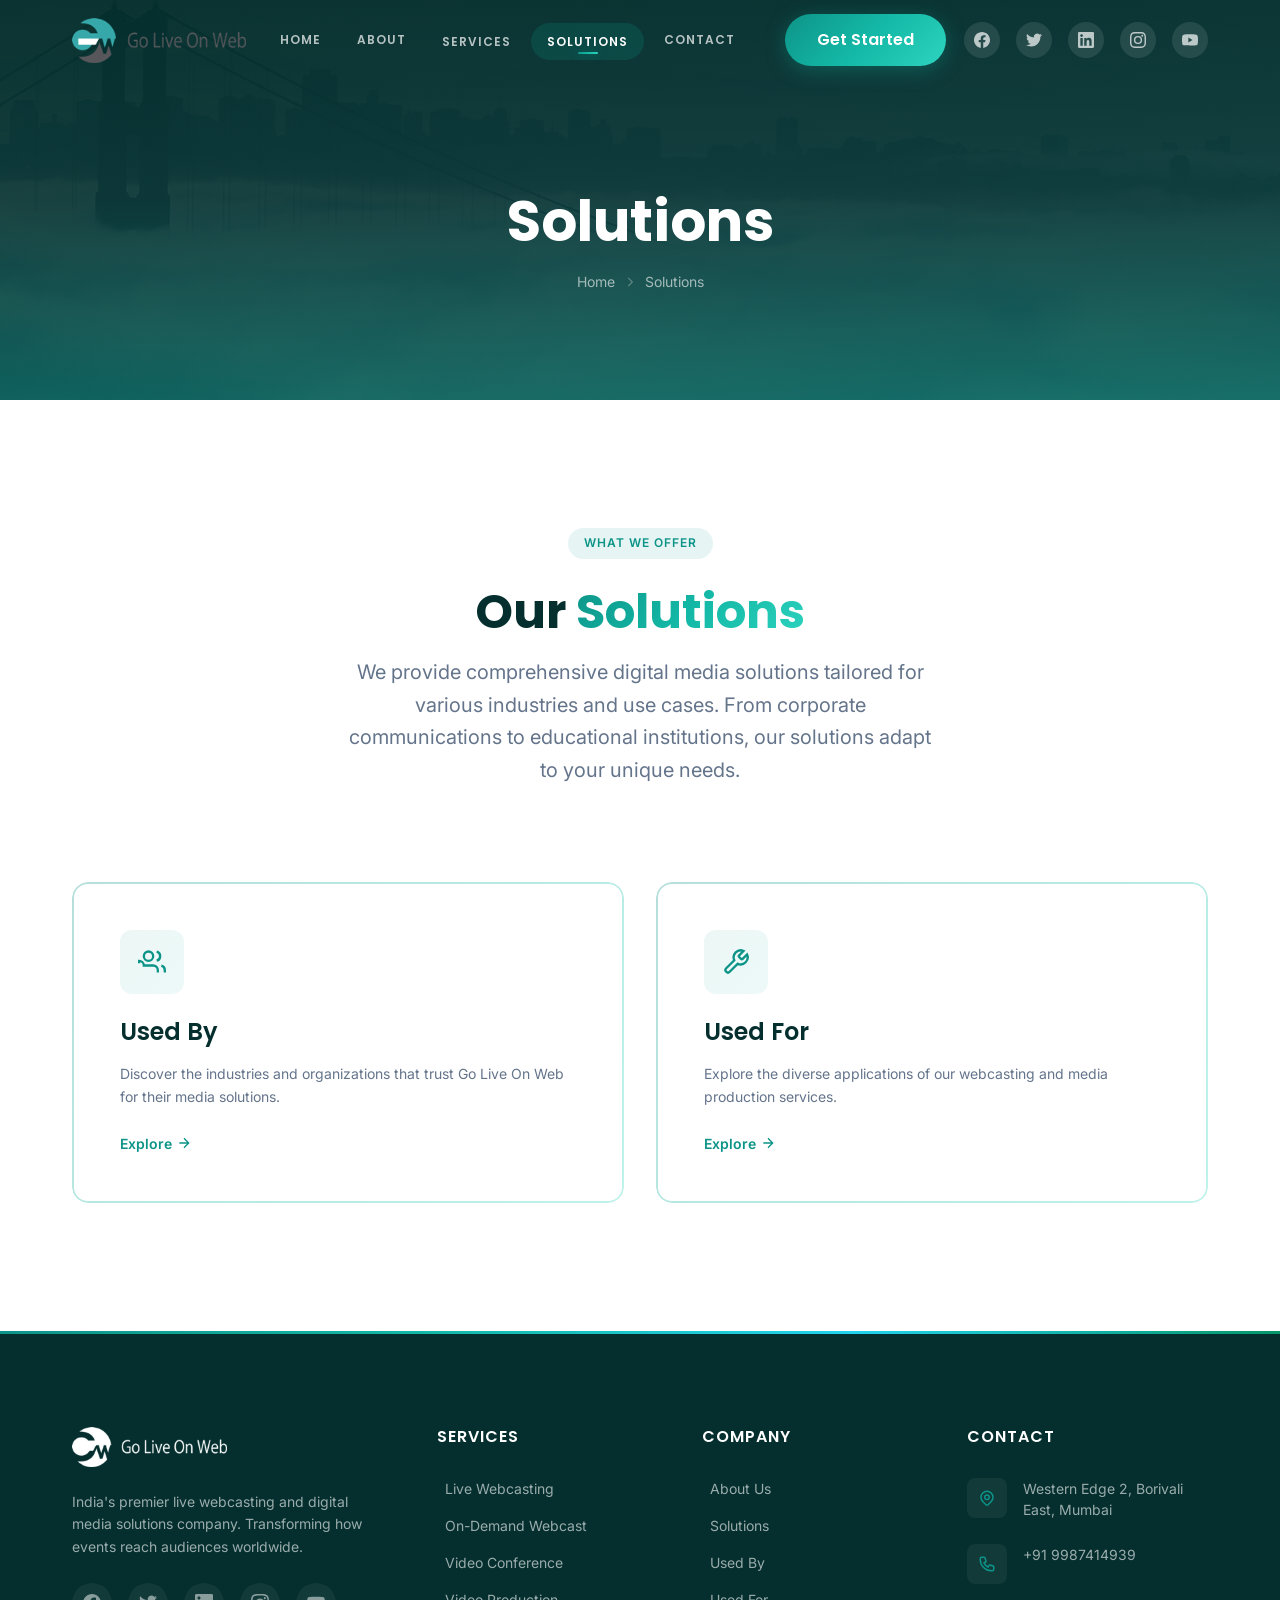
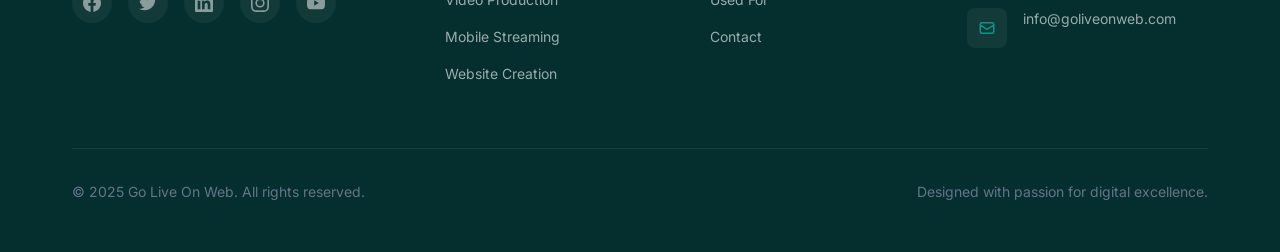
<file: solution.html>
<!DOCTYPE html>
<html lang="en">
<head>
  <meta charset="UTF-8">
  <meta name="viewport" content="width=device-width, initial-scale=1.0">
  <meta name="description" content="Go Live On Web - Comprehensive digital media solutions tailored for various industries and use cases.">
  <title>Solutions | Go Live On Web</title>
  <link rel="icon" href="images/icons/favicon.png">
  <link rel="preconnect" href="https://fonts.googleapis.com">
  <link rel="preconnect" href="https://fonts.gstatic.com" crossorigin>
  <link href="https://fonts.googleapis.com/css2?family=Inter:wght@400;500;600;700&family=Poppins:wght@600;700;800&display=swap" rel="stylesheet">
  <link rel="stylesheet" href="css/variables.css">
  <link rel="stylesheet" href="css/base.css">
  <link rel="stylesheet" href="css/layout.css">
  <link rel="stylesheet" href="css/components.css">
  <link rel="stylesheet" href="css/animations.css">
  <link rel="stylesheet" href="css/responsive.css">
</head>
<body>

  <!-- HEADER -->
  <header class="header header--solid">
    <div class="container header__inner">
      <a href="index.html" class="header__logo">
        <img src="images/goliveonweb.png" alt="Go Live On Web">
      </a>

      <nav class="header__nav">
        <a href="index.html" class="header__nav-link">Home</a>
        <a href="index.html#about" class="header__nav-link">About</a>
        <div class="header__nav-item">
          <a href="service.html" class="header__nav-link">Services</a>
          <div class="header__dropdown">
            <a href="LiveWebcasting.html">Live Webcasting</a>
            <a href="Ondemand.html">On-Demand / Archived Webcast</a>
            <a href="VideoConference.html">Video Conference</a>
            <a href="VideoProduction.html">Video Production</a>
            <a href="MobileStreaming.html">Mobile Streaming</a>
            <a href="WebsiteCreation.html">Website Creation</a>
          </div>
        </div>
        <div class="header__nav-item">
          <a href="solution.html" class="header__nav-link active">Solutions</a>
          <div class="header__dropdown">
            <a href="usedby.html">Used By</a>
            <a href="usedfor.html">Used For</a>
          </div>
        </div>
        <a href="index.html#contact" class="header__nav-link">Contact</a>
      </nav>

      <a href="index.html#contact" class="btn btn--primary btn--sm header__cta">Get Started</a>

      <div class="social-bar">
        <a href="https://www.facebook.com/goliveonweb" target="_blank" aria-label="Facebook">
          <svg width="16" height="16" fill="currentColor" viewBox="0 0 24 24"><path d="M24 12.073c0-6.627-5.373-12-12-12s-12 5.373-12 12c0 5.99 4.388 10.954 10.125 11.854v-8.385H7.078v-3.47h3.047V9.43c0-3.007 1.792-4.669 4.533-4.669 1.312 0 2.686.235 2.686.235v2.953H15.83c-1.491 0-1.956.925-1.956 1.874v2.25h3.328l-.532 3.47h-2.796v8.385C19.612 23.027 24 18.062 24 12.073z"/></svg>
        </a>
        <a href="https://twitter.com/goliveonweb" target="_blank" aria-label="Twitter">
          <svg width="16" height="16" fill="currentColor" viewBox="0 0 24 24"><path d="M23.953 4.57a10 10 0 01-2.825.775 4.958 4.958 0 002.163-2.723c-.951.555-2.005.959-3.127 1.184a4.92 4.92 0 00-8.384 4.482C7.69 8.095 4.067 6.13 1.64 3.162a4.822 4.822 0 00-.666 2.475c0 1.71.87 3.213 2.188 4.096a4.904 4.904 0 01-2.228-.616v.06a4.923 4.923 0 003.946 4.827 4.996 4.996 0 01-2.212.085 4.936 4.936 0 004.604 3.417 9.867 9.867 0 01-6.102 2.105c-.39 0-.779-.023-1.17-.067a13.995 13.995 0 007.557 2.209c9.053 0 13.998-7.496 13.998-13.985 0-.21 0-.42-.015-.63A9.935 9.935 0 0024 4.59z"/></svg>
        </a>
        <a href="https://www.linkedin.com/in/rishi-kanswal-bb2317104/" target="_blank" aria-label="LinkedIn">
          <svg width="16" height="16" fill="currentColor" viewBox="0 0 24 24"><path d="M20.447 20.452h-3.554v-5.569c0-1.328-.027-3.037-1.852-3.037-1.853 0-2.136 1.445-2.136 2.939v5.667H9.351V9h3.414v1.561h.046c.477-.9 1.637-1.85 3.37-1.85 3.601 0 4.267 2.37 4.267 5.455v6.286zM5.337 7.433c-1.144 0-2.063-.926-2.063-2.065 0-1.138.92-2.063 2.063-2.063 1.14 0 2.064.925 2.064 2.063 0 1.139-.925 2.065-2.064 2.065zm1.782 13.019H3.555V9h3.564v11.452zM22.225 0H1.771C.792 0 0 .774 0 1.729v20.542C0 23.227.792 24 1.771 24h20.451C23.2 24 24 23.227 24 22.271V1.729C24 .774 23.2 0 22.222 0h.003z"/></svg>
        </a>
        <a href="https://www.instagram.com/goliveonweb_rk/" target="_blank" aria-label="Instagram">
          <svg width="16" height="16" fill="currentColor" viewBox="0 0 24 24"><path d="M12 2.163c3.204 0 3.584.012 4.85.07 3.252.148 4.771 1.691 4.919 4.919.058 1.265.069 1.645.069 4.849 0 3.205-.012 3.584-.069 4.849-.149 3.225-1.664 4.771-4.919 4.919-1.266.058-1.644.07-4.85.07-3.204 0-3.584-.012-4.849-.07-3.26-.149-4.771-1.699-4.919-4.92-.058-1.265-.07-1.644-.07-4.849 0-3.204.013-3.583.07-4.849.149-3.227 1.664-4.771 4.919-4.919 1.266-.057 1.645-.069 4.849-.069zM12 0C8.741 0 8.333.014 7.053.072 2.695.272.273 2.69.073 7.052.014 8.333 0 8.741 0 12c0 3.259.014 3.668.072 4.948.2 4.358 2.618 6.78 6.98 6.98C8.333 23.986 8.741 24 12 24c3.259 0 3.668-.014 4.948-.072 4.354-.2 6.782-2.618 6.979-6.98.059-1.28.073-1.689.073-4.948 0-3.259-.014-3.667-.072-4.947-.196-4.354-2.617-6.78-6.979-6.98C15.668.014 15.259 0 12 0zm0 5.838a6.162 6.162 0 100 12.324 6.162 6.162 0 000-12.324zM12 16a4 4 0 110-8 4 4 0 010 8zm6.406-11.845a1.44 1.44 0 100 2.881 1.44 1.44 0 000-2.881z"/></svg>
        </a>
        <a href="https://www.youtube.com/channel/UCeTRzE7ubbzjwykTMzflrrQ" target="_blank" aria-label="YouTube">
          <svg width="16" height="16" fill="currentColor" viewBox="0 0 24 24"><path d="M23.498 6.186a3.016 3.016 0 00-2.122-2.136C19.505 3.545 12 3.545 12 3.545s-7.505 0-9.377.505A3.017 3.017 0 00.502 6.186C0 8.07 0 12 0 12s0 3.93.502 5.814a3.016 3.016 0 002.122 2.136c1.871.505 9.376.505 9.376.505s7.505 0 9.377-.505a3.015 3.015 0 002.122-2.136C24 15.93 24 12 24 12s0-3.93-.502-5.814zM9.545 15.568V8.432L15.818 12l-6.273 3.568z"/></svg>
        </a>
      </div>

      <button class="nav-toggle" aria-label="Toggle navigation">
        <span></span><span></span><span></span>
      </button>
    </div>
  </header>

  <!-- MOBILE NAV -->
  <div class="mobile-nav">
    <a href="index.html">Home</a>
    <a href="index.html#about">About</a>
    <a href="service.html">Services</a>
    <a href="solution.html">Solutions</a>
    <a href="index.html#contact">Contact</a>
  </div>

  <!-- PAGE HERO -->
  <section class="page-hero">
    <div class="page-hero__bg">
      <img src="images/banner3.jpg" alt="">
      <div class="page-hero__overlay"></div>
    </div>
    <div class="container page-hero__content">
      <h1 class="page-hero__title">Solutions</h1>
      <div class="page-hero__breadcrumb">
        <a href="index.html">Home</a>
        <svg width="14" height="14" fill="none" stroke="currentColor" stroke-width="2" viewBox="0 0 24 24"><path d="M9 5l7 7-7 7"/></svg>
        <span>Solutions</span>
      </div>
    </div>
  </section>

  <!-- OUR SOLUTIONS -->
  <section class="section">
    <div class="container">
      <div class="section-header reveal">
        <div class="content-block__tag">What We Offer</div>
        <h2>Our <span class="text-gradient">Solutions</span></h2>
        <p>We provide comprehensive digital media solutions tailored for various industries and use cases. From corporate communications to educational institutions, our solutions adapt to your unique needs.</p>
      </div>

      <div class="grid grid--2 reveal">
        <div class="card card--gradient-border">
          <div class="card__icon">
            <svg width="28" height="28" fill="none" stroke="var(--color-primary)" stroke-width="2" viewBox="0 0 24 24"><path d="M17 21v-2a4 4 0 00-4-4H5a4 4 0 00-4-4v2"/><circle cx="9" cy="7" r="4"/><path d="M23 21v-2a4 4 0 00-3-3.87M16 3.13a4 4 0 010 7.75"/></svg>
          </div>
          <h4 class="card__title">Used By</h4>
          <p class="card__text">Discover the industries and organizations that trust Go Live On Web for their media solutions.</p>
          <a href="usedby.html" class="card__link">
            Explore
            <svg width="16" height="16" fill="none" stroke="currentColor" stroke-width="2" viewBox="0 0 24 24"><path d="M5 12h14M12 5l7 7-7 7"/></svg>
          </a>
        </div>

        <div class="card card--gradient-border">
          <div class="card__icon">
            <svg width="28" height="28" fill="none" stroke="var(--color-primary)" stroke-width="2" viewBox="0 0 24 24"><path d="M14.7 6.3a1 1 0 000 1.4l1.6 1.6a1 1 0 001.4 0l3.77-3.77a6 6 0 01-7.94 7.94l-6.91 6.91a2.12 2.12 0 01-3-3l6.91-6.91a6 6 0 017.94-7.94l-3.76 3.76z"/></svg>
          </div>
          <h4 class="card__title">Used For</h4>
          <p class="card__text">Explore the diverse applications of our webcasting and media production services.</p>
          <a href="usedfor.html" class="card__link">
            Explore
            <svg width="16" height="16" fill="none" stroke="currentColor" stroke-width="2" viewBox="0 0 24 24"><path d="M5 12h14M12 5l7 7-7 7"/></svg>
          </a>
        </div>
      </div>
    </div>
  </section>

  <!-- FOOTER -->
  <footer class="footer">
    <div class="container">
      <div class="footer__grid">
        <div class="footer__brand">
          <a href="index.html">
            <img src="images/goliveonweb.png" alt="Go Live On Web" style="height:40px;filter:brightness(0) invert(1);">
          </a>
          <p>India's premier live webcasting and digital media solutions company. Transforming how events reach audiences worldwide.</p>
          <div class="footer__socials" style="margin-top:var(--spacing-lg);">
            <a href="https://www.facebook.com/goliveonweb" target="_blank" class="footer__social-link" aria-label="Facebook">
              <svg width="18" height="18" fill="currentColor" viewBox="0 0 24 24"><path d="M24 12.073c0-6.627-5.373-12-12-12s-12 5.373-12 12c0 5.99 4.388 10.954 10.125 11.854v-8.385H7.078v-3.47h3.047V9.43c0-3.007 1.792-4.669 4.533-4.669 1.312 0 2.686.235 2.686.235v2.953H15.83c-1.491 0-1.956.925-1.956 1.874v2.25h3.328l-.532 3.47h-2.796v8.385C19.612 23.027 24 18.062 24 12.073z"/></svg>
            </a>
            <a href="https://twitter.com/goliveonweb" target="_blank" class="footer__social-link" aria-label="Twitter">
              <svg width="18" height="18" fill="currentColor" viewBox="0 0 24 24"><path d="M23.953 4.57a10 10 0 01-2.825.775 4.958 4.958 0 002.163-2.723c-.951.555-2.005.959-3.127 1.184a4.92 4.92 0 00-8.384 4.482C7.69 8.095 4.067 6.13 1.64 3.162a4.822 4.822 0 00-.666 2.475c0 1.71.87 3.213 2.188 4.096a4.904 4.904 0 01-2.228-.616v.06a4.923 4.923 0 003.946 4.827 4.996 4.996 0 01-2.212.085 4.936 4.936 0 004.604 3.417 9.867 9.867 0 01-6.102 2.105c-.39 0-.779-.023-1.17-.067a13.995 13.995 0 007.557 2.209c9.053 0 13.998-7.496 13.998-13.985 0-.21 0-.42-.015-.63A9.935 9.935 0 0024 4.59z"/></svg>
            </a>
            <a href="https://www.linkedin.com/in/rishi-kanswal-bb2317104/" target="_blank" class="footer__social-link" aria-label="LinkedIn">
              <svg width="18" height="18" fill="currentColor" viewBox="0 0 24 24"><path d="M20.447 20.452h-3.554v-5.569c0-1.328-.027-3.037-1.852-3.037-1.853 0-2.136 1.445-2.136 2.939v5.667H9.351V9h3.414v1.561h.046c.477-.9 1.637-1.85 3.37-1.85 3.601 0 4.267 2.37 4.267 5.455v6.286zM5.337 7.433c-1.144 0-2.063-.926-2.063-2.065 0-1.138.92-2.063 2.063-2.063 1.14 0 2.064.925 2.064 2.063 0 1.139-.925 2.065-2.064 2.065zm1.782 13.019H3.555V9h3.564v11.452zM22.225 0H1.771C.792 0 0 .774 0 1.729v20.542C0 23.227.792 24 1.771 24h20.451C23.2 24 24 23.227 24 22.271V1.729C24 .774 23.2 0 22.222 0h.003z"/></svg>
            </a>
            <a href="https://www.instagram.com/goliveonweb_rk/" target="_blank" class="footer__social-link" aria-label="Instagram">
              <svg width="18" height="18" fill="currentColor" viewBox="0 0 24 24"><path d="M12 2.163c3.204 0 3.584.012 4.85.07 3.252.148 4.771 1.691 4.919 4.919.058 1.265.069 1.645.069 4.849 0 3.205-.012 3.584-.069 4.849-.149 3.225-1.664 4.771-4.919 4.919-1.266.058-1.644.07-4.85.07-3.204 0-3.584-.012-4.849-.07-3.26-.149-4.771-1.699-4.919-4.92-.058-1.265-.07-1.644-.07-4.849 0-3.204.013-3.583.07-4.849.149-3.227 1.664-4.771 4.919-4.919 1.266-.057 1.645-.069 4.849-.069zM12 0C8.741 0 8.333.014 7.053.072 2.695.272.273 2.69.073 7.052.014 8.333 0 8.741 0 12c0 3.259.014 3.668.072 4.948.2 4.358 2.618 6.78 6.98 6.98C8.333 23.986 8.741 24 12 24c3.259 0 3.668-.014 4.948-.072 4.354-.2 6.782-2.618 6.979-6.98.059-1.28.073-1.689.073-4.948 0-3.259-.014-3.667-.072-4.947-.196-4.354-2.617-6.78-6.979-6.98C15.668.014 15.259 0 12 0zm0 5.838a6.162 6.162 0 100 12.324 6.162 6.162 0 000-12.324zM12 16a4 4 0 110-8 4 4 0 010 8zm6.406-11.845a1.44 1.44 0 100 2.881 1.44 1.44 0 000-2.881z"/></svg>
            </a>
            <a href="https://www.youtube.com/channel/UCeTRzE7ubbzjwykTMzflrrQ" target="_blank" class="footer__social-link" aria-label="YouTube">
              <svg width="18" height="18" fill="currentColor" viewBox="0 0 24 24"><path d="M23.498 6.186a3.016 3.016 0 00-2.122-2.136C19.505 3.545 12 3.545 12 3.545s-7.505 0-9.377.505A3.017 3.017 0 00.502 6.186C0 8.07 0 12 0 12s0 3.93.502 5.814a3.016 3.016 0 002.122 2.136c1.871.505 9.376.505 9.376.505s7.505 0 9.377-.505a3.015 3.015 0 002.122-2.136C24 15.93 24 12 24 12s0-3.93-.502-5.814zM9.545 15.568V8.432L15.818 12l-6.273 3.568z"/></svg>
            </a>
          </div>
        </div>

        <div>
          <h5 class="footer__heading">Services</h5>
          <div class="footer__links">
            <a href="LiveWebcasting.html">Live Webcasting</a>
            <a href="Ondemand.html">On-Demand Webcast</a>
            <a href="VideoConference.html">Video Conference</a>
            <a href="VideoProduction.html">Video Production</a>
            <a href="MobileStreaming.html">Mobile Streaming</a>
            <a href="WebsiteCreation.html">Website Creation</a>
          </div>
        </div>

        <div>
          <h5 class="footer__heading">Company</h5>
          <div class="footer__links">
            <a href="about.html">About Us</a>
            <a href="solution.html">Solutions</a>
            <a href="usedby.html">Used By</a>
            <a href="usedfor.html">Used For</a>
            <a href="contact.html">Contact</a>
          </div>
        </div>

        <div>
          <h5 class="footer__heading">Contact</h5>
          <div class="footer__contact-item">
            <div class="footer__contact-icon">
              <svg width="18" height="18" fill="none" stroke="currentColor" stroke-width="2" viewBox="0 0 24 24"><path d="M17.657 16.657L13.414 20.9a1.998 1.998 0 01-2.827 0l-4.244-4.243a8 8 0 1111.314 0z"/><path d="M15 11a3 3 0 11-6 0 3 3 0 016 0z"/></svg>
            </div>
            <span>Western Edge 2, Borivali East, Mumbai</span>
          </div>
          <div class="footer__contact-item">
            <div class="footer__contact-icon">
              <svg width="18" height="18" fill="none" stroke="currentColor" stroke-width="2" viewBox="0 0 24 24"><path d="M3 5a2 2 0 012-2h3.28a1 1 0 01.948.684l1.498 4.493a1 1 0 01-.502 1.21l-2.257 1.13a11.042 11.042 0 005.516 5.516l1.13-2.257a1 1 0 011.21-.502l4.493 1.498a1 1 0 01.684.949V19a2 2 0 01-2 2h-1C9.716 21 3 14.284 3 6V5z"/></svg>
            </div>
            <span><a href="tel:+919987414939" style="color:rgba(255,255,255,0.6);transition:color 0.3s;" onmouseover="this.style.color='white'" onmouseout="this.style.color='rgba(255,255,255,0.6)'">+91 9987414939</a></span>
          </div>
          <div class="footer__contact-item">
            <div class="footer__contact-icon">
              <svg width="18" height="18" fill="none" stroke="currentColor" stroke-width="2" viewBox="0 0 24 24"><path d="M3 8l7.89 5.26a2 2 0 002.22 0L21 8M5 19h14a2 2 0 002-2V7a2 2 0 00-2-2H5a2 2 0 00-2 2v10a2 2 0 002 2z"/></svg>
            </div>
            <span><a href="mailto:info@goliveonweb.com" style="color:rgba(255,255,255,0.6);transition:color 0.3s;" onmouseover="this.style.color='white'" onmouseout="this.style.color='rgba(255,255,255,0.6)'">info@goliveonweb.com</a></span>
          </div>
        </div>
      </div>

      <div class="footer__bottom">
        <p>&copy; 2025 Go Live On Web. All rights reserved.</p>
        <p>Designed with passion for digital excellence.</p>
      </div>
    </div>
  </footer>

  <!-- BACK TO TOP -->
  <button class="back-to-top" aria-label="Back to top">
    <svg width="20" height="20" fill="none" stroke="currentColor" stroke-width="2.5" viewBox="0 0 24 24"><path d="M18 15l-6-6-6 6"/></svg>
  </button>

  <script src="js/main.js"></script>
  <script src="js/animations.js"></script>
</body>
</html>
</file>
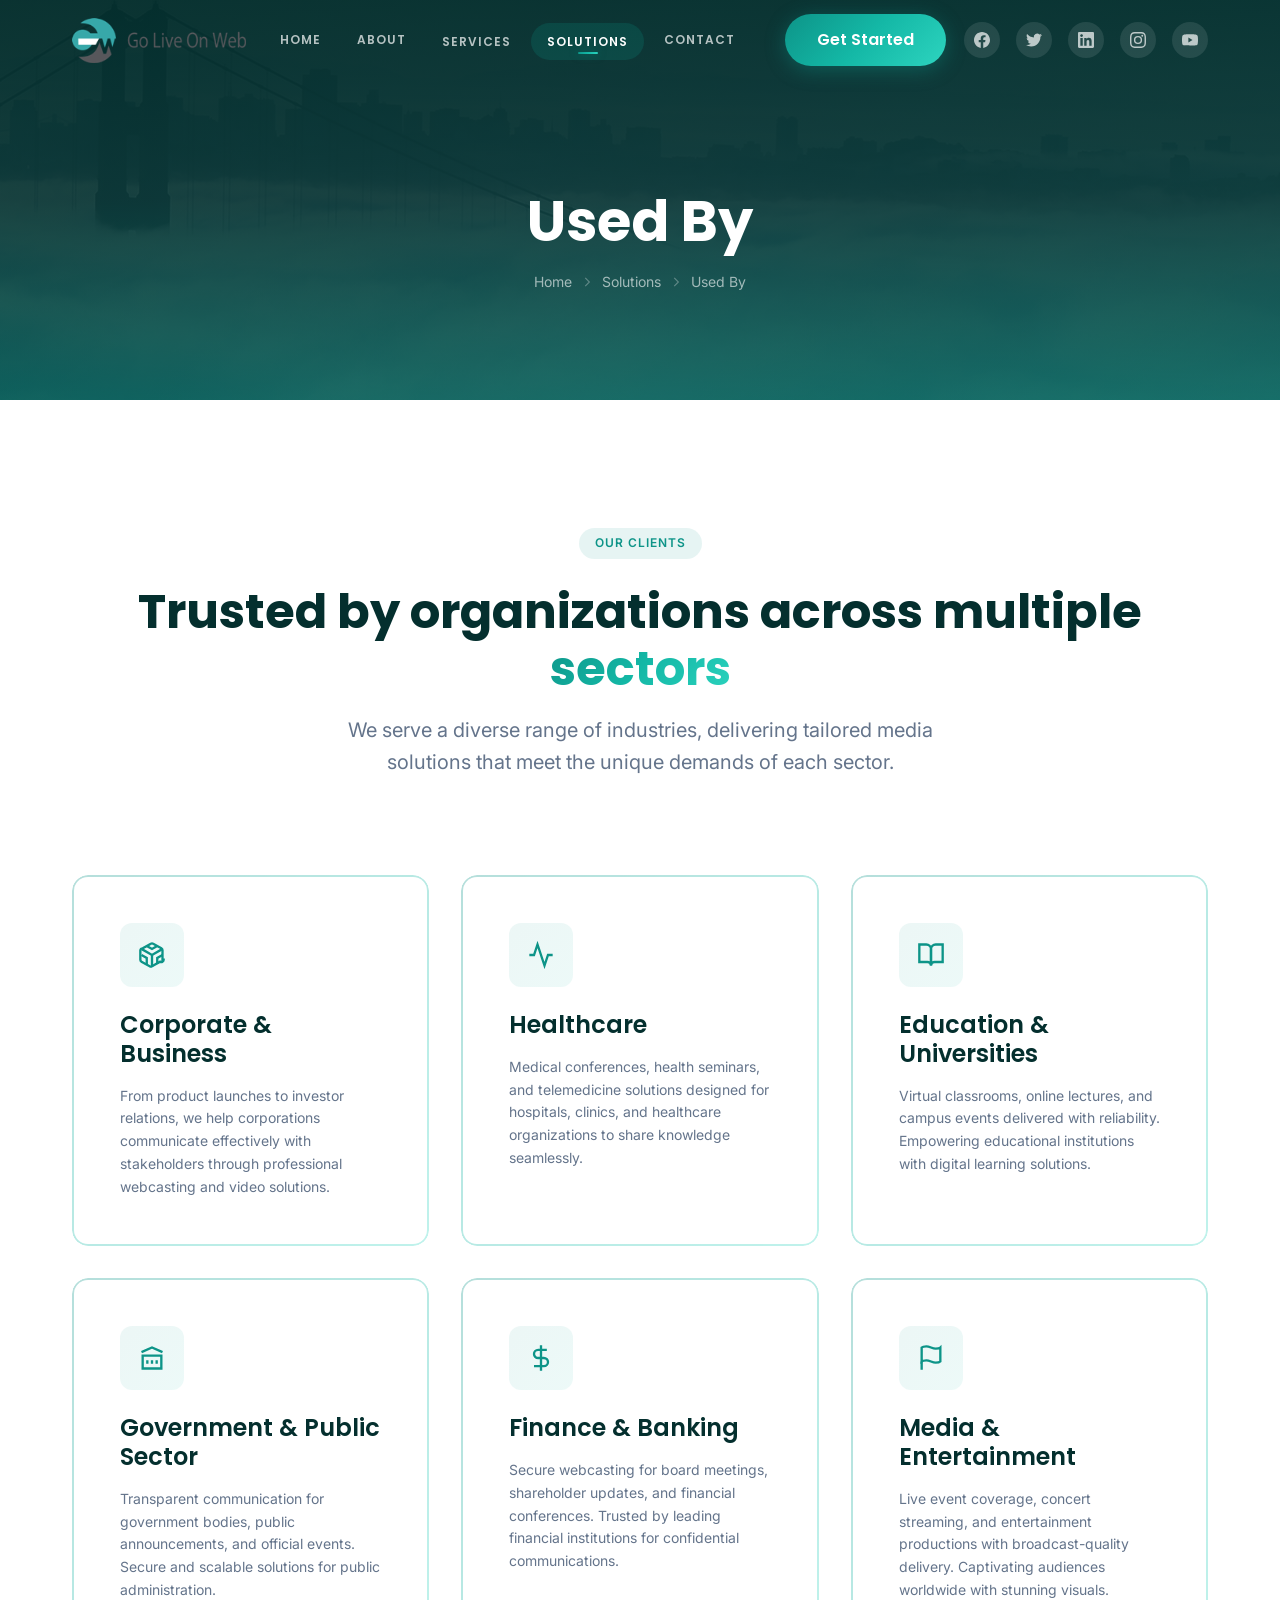
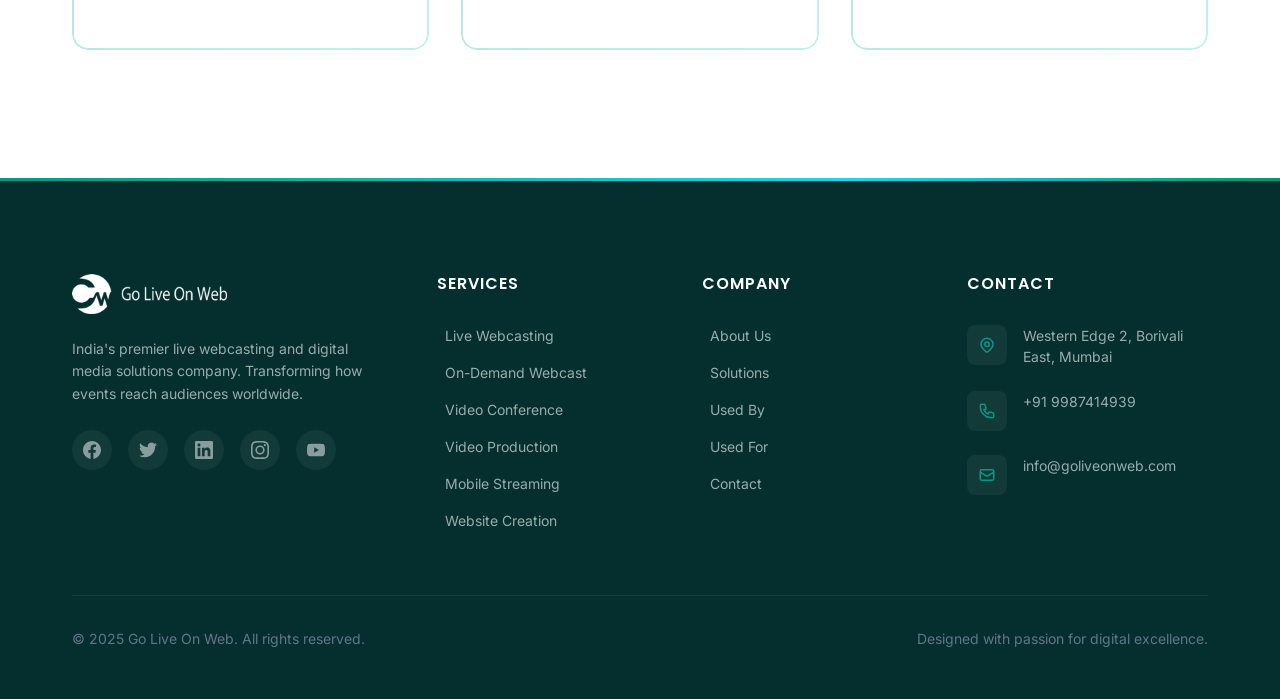
<file: usedby.html>
<!DOCTYPE html>
<html lang="en">
<head>
  <meta charset="UTF-8">
  <meta name="viewport" content="width=device-width, initial-scale=1.0">
  <meta name="description" content="Go Live On Web - Trusted by organizations across multiple sectors for webcasting and media solutions.">
  <title>Used By | Go Live On Web</title>
  <link rel="icon" href="images/icons/favicon.png">
  <link rel="preconnect" href="https://fonts.googleapis.com">
  <link rel="preconnect" href="https://fonts.gstatic.com" crossorigin>
  <link href="https://fonts.googleapis.com/css2?family=Inter:wght@400;500;600;700&family=Poppins:wght@600;700;800&display=swap" rel="stylesheet">
  <link rel="stylesheet" href="css/variables.css">
  <link rel="stylesheet" href="css/base.css">
  <link rel="stylesheet" href="css/layout.css">
  <link rel="stylesheet" href="css/components.css">
  <link rel="stylesheet" href="css/animations.css">
  <link rel="stylesheet" href="css/responsive.css">
</head>
<body>

  <!-- HEADER -->
  <header class="header header--solid">
    <div class="container header__inner">
      <a href="index.html" class="header__logo">
        <img src="images/goliveonweb.png" alt="Go Live On Web">
      </a>

      <nav class="header__nav">
        <a href="index.html" class="header__nav-link">Home</a>
        <a href="index.html#about" class="header__nav-link">About</a>
        <div class="header__nav-item">
          <a href="service.html" class="header__nav-link">Services</a>
          <div class="header__dropdown">
            <a href="LiveWebcasting.html">Live Webcasting</a>
            <a href="Ondemand.html">On-Demand / Archived Webcast</a>
            <a href="VideoConference.html">Video Conference</a>
            <a href="VideoProduction.html">Video Production</a>
            <a href="MobileStreaming.html">Mobile Streaming</a>
            <a href="WebsiteCreation.html">Website Creation</a>
          </div>
        </div>
        <div class="header__nav-item">
          <a href="solution.html" class="header__nav-link active">Solutions</a>
          <div class="header__dropdown">
            <a href="usedby.html">Used By</a>
            <a href="usedfor.html">Used For</a>
          </div>
        </div>
        <a href="index.html#contact" class="header__nav-link">Contact</a>
      </nav>

      <a href="index.html#contact" class="btn btn--primary btn--sm header__cta">Get Started</a>

      <div class="social-bar">
        <a href="https://www.facebook.com/goliveonweb" target="_blank" aria-label="Facebook">
          <svg width="16" height="16" fill="currentColor" viewBox="0 0 24 24"><path d="M24 12.073c0-6.627-5.373-12-12-12s-12 5.373-12 12c0 5.99 4.388 10.954 10.125 11.854v-8.385H7.078v-3.47h3.047V9.43c0-3.007 1.792-4.669 4.533-4.669 1.312 0 2.686.235 2.686.235v2.953H15.83c-1.491 0-1.956.925-1.956 1.874v2.25h3.328l-.532 3.47h-2.796v8.385C19.612 23.027 24 18.062 24 12.073z"/></svg>
        </a>
        <a href="https://twitter.com/goliveonweb" target="_blank" aria-label="Twitter">
          <svg width="16" height="16" fill="currentColor" viewBox="0 0 24 24"><path d="M23.953 4.57a10 10 0 01-2.825.775 4.958 4.958 0 002.163-2.723c-.951.555-2.005.959-3.127 1.184a4.92 4.92 0 00-8.384 4.482C7.69 8.095 4.067 6.13 1.64 3.162a4.822 4.822 0 00-.666 2.475c0 1.71.87 3.213 2.188 4.096a4.904 4.904 0 01-2.228-.616v.06a4.923 4.923 0 003.946 4.827 4.996 4.996 0 01-2.212.085 4.936 4.936 0 004.604 3.417 9.867 9.867 0 01-6.102 2.105c-.39 0-.779-.023-1.17-.067a13.995 13.995 0 007.557 2.209c9.053 0 13.998-7.496 13.998-13.985 0-.21 0-.42-.015-.63A9.935 9.935 0 0024 4.59z"/></svg>
        </a>
        <a href="https://www.linkedin.com/in/rishi-kanswal-bb2317104/" target="_blank" aria-label="LinkedIn">
          <svg width="16" height="16" fill="currentColor" viewBox="0 0 24 24"><path d="M20.447 20.452h-3.554v-5.569c0-1.328-.027-3.037-1.852-3.037-1.853 0-2.136 1.445-2.136 2.939v5.667H9.351V9h3.414v1.561h.046c.477-.9 1.637-1.85 3.37-1.85 3.601 0 4.267 2.37 4.267 5.455v6.286zM5.337 7.433c-1.144 0-2.063-.926-2.063-2.065 0-1.138.92-2.063 2.063-2.063 1.14 0 2.064.925 2.064 2.063 0 1.139-.925 2.065-2.064 2.065zm1.782 13.019H3.555V9h3.564v11.452zM22.225 0H1.771C.792 0 0 .774 0 1.729v20.542C0 23.227.792 24 1.771 24h20.451C23.2 24 24 23.227 24 22.271V1.729C24 .774 23.2 0 22.222 0h.003z"/></svg>
        </a>
        <a href="https://www.instagram.com/goliveonweb_rk/" target="_blank" aria-label="Instagram">
          <svg width="16" height="16" fill="currentColor" viewBox="0 0 24 24"><path d="M12 2.163c3.204 0 3.584.012 4.85.07 3.252.148 4.771 1.691 4.919 4.919.058 1.265.069 1.645.069 4.849 0 3.205-.012 3.584-.069 4.849-.149 3.225-1.664 4.771-4.919 4.919-1.266.058-1.644.07-4.85.07-3.204 0-3.584-.012-4.849-.07-3.26-.149-4.771-1.699-4.919-4.92-.058-1.265-.07-1.644-.07-4.849 0-3.204.013-3.583.07-4.849.149-3.227 1.664-4.771 4.919-4.919 1.266-.057 1.645-.069 4.849-.069zM12 0C8.741 0 8.333.014 7.053.072 2.695.272.273 2.69.073 7.052.014 8.333 0 8.741 0 12c0 3.259.014 3.668.072 4.948.2 4.358 2.618 6.78 6.98 6.98C8.333 23.986 8.741 24 12 24c3.259 0 3.668-.014 4.948-.072 4.354-.2 6.782-2.618 6.979-6.98.059-1.28.073-1.689.073-4.948 0-3.259-.014-3.667-.072-4.947-.196-4.354-2.617-6.78-6.979-6.98C15.668.014 15.259 0 12 0zm0 5.838a6.162 6.162 0 100 12.324 6.162 6.162 0 000-12.324zM12 16a4 4 0 110-8 4 4 0 010 8zm6.406-11.845a1.44 1.44 0 100 2.881 1.44 1.44 0 000-2.881z"/></svg>
        </a>
        <a href="https://www.youtube.com/channel/UCeTRzE7ubbzjwykTMzflrrQ" target="_blank" aria-label="YouTube">
          <svg width="16" height="16" fill="currentColor" viewBox="0 0 24 24"><path d="M23.498 6.186a3.016 3.016 0 00-2.122-2.136C19.505 3.545 12 3.545 12 3.545s-7.505 0-9.377.505A3.017 3.017 0 00.502 6.186C0 8.07 0 12 0 12s0 3.93.502 5.814a3.016 3.016 0 002.122 2.136c1.871.505 9.376.505 9.376.505s7.505 0 9.377-.505a3.015 3.015 0 002.122-2.136C24 15.93 24 12 24 12s0-3.93-.502-5.814zM9.545 15.568V8.432L15.818 12l-6.273 3.568z"/></svg>
        </a>
      </div>

      <button class="nav-toggle" aria-label="Toggle navigation">
        <span></span><span></span><span></span>
      </button>
    </div>
  </header>

  <!-- MOBILE NAV -->
  <div class="mobile-nav">
    <a href="index.html">Home</a>
    <a href="index.html#about">About</a>
    <a href="service.html">Services</a>
    <a href="solution.html">Solutions</a>
    <a href="index.html#contact">Contact</a>
  </div>

  <!-- PAGE HERO -->
  <section class="page-hero">
    <div class="page-hero__bg">
      <img src="images/banner3.jpg" alt="">
      <div class="page-hero__overlay"></div>
    </div>
    <div class="container page-hero__content">
      <h1 class="page-hero__title">Used By</h1>
      <div class="page-hero__breadcrumb">
        <a href="index.html">Home</a>
        <svg width="14" height="14" fill="none" stroke="currentColor" stroke-width="2" viewBox="0 0 24 24"><path d="M9 5l7 7-7 7"/></svg>
        <a href="solution.html">Solutions</a>
        <svg width="14" height="14" fill="none" stroke="currentColor" stroke-width="2" viewBox="0 0 24 24"><path d="M9 5l7 7-7 7"/></svg>
        <span>Used By</span>
      </div>
    </div>
  </section>

  <!-- INDUSTRIES -->
  <section class="section">
    <div class="container">
      <div class="section-header reveal">
        <div class="content-block__tag">Our Clients</div>
        <h2>Trusted by organizations across multiple <span class="text-gradient">sectors</span></h2>
        <p>We serve a diverse range of industries, delivering tailored media solutions that meet the unique demands of each sector.</p>
      </div>

      <div class="grid grid--3">
        <div class="card card--gradient-border reveal delay-100">
          <div class="card__icon">
            <svg width="28" height="28" fill="none" stroke="var(--color-primary)" stroke-width="2" viewBox="0 0 24 24"><path d="M21 16V8a2 2 0 00-1-1.73l-7-4a2 2 0 00-2 0l-7 4A2 2 0 002 8v8a2 2 0 001 1.73l7 4a2 2 0 002 0l7-4A2 2 0 0022 16z"/><polyline points="7.5 4.21 12 6.81 16.5 4.21"/><polyline points="7.5 19.79 7.5 14.6 3 12"/><polyline points="21 12 16.5 14.6 16.5 19.79"/><polyline points="3.27 6.96 12 12.01 20.73 6.96"/><line x1="12" y1="22.08" x2="12" y2="12"/></svg>
          </div>
          <h4 class="card__title">Corporate & Business</h4>
          <p class="card__text">From product launches to investor relations, we help corporations communicate effectively with stakeholders through professional webcasting and video solutions.</p>
        </div>

        <div class="card card--gradient-border reveal delay-200">
          <div class="card__icon">
            <svg width="28" height="28" fill="none" stroke="var(--color-primary)" stroke-width="2" viewBox="0 0 24 24"><path d="M22 12h-4l-3 9L9 3l-3 9H2"/></svg>
          </div>
          <h4 class="card__title">Healthcare</h4>
          <p class="card__text">Medical conferences, health seminars, and telemedicine solutions designed for hospitals, clinics, and healthcare organizations to share knowledge seamlessly.</p>
        </div>

        <div class="card card--gradient-border reveal delay-300">
          <div class="card__icon">
            <svg width="28" height="28" fill="none" stroke="var(--color-primary)" stroke-width="2" viewBox="0 0 24 24"><path d="M2 3h6a4 4 0 014 4v14a3 3 0 00-3-3H2z"/><path d="M22 3h-6a4 4 0 00-4 4v14a3 3 0 013-3h7z"/></svg>
          </div>
          <h4 class="card__title">Education & Universities</h4>
          <p class="card__text">Virtual classrooms, online lectures, and campus events delivered with reliability. Empowering educational institutions with digital learning solutions.</p>
        </div>

        <div class="card card--gradient-border reveal delay-100">
          <div class="card__icon">
            <svg width="28" height="28" fill="none" stroke="var(--color-primary)" stroke-width="2" viewBox="0 0 24 24"><path d="M3 21h18M3 10h18M3 7l9-4 9 4M4 10h16v11H4V10z"/><path d="M8 14v3M12 14v3M16 14v3"/></svg>
          </div>
          <h4 class="card__title">Government & Public Sector</h4>
          <p class="card__text">Transparent communication for government bodies, public announcements, and official events. Secure and scalable solutions for public administration.</p>
        </div>

        <div class="card card--gradient-border reveal delay-200">
          <div class="card__icon">
            <svg width="28" height="28" fill="none" stroke="var(--color-primary)" stroke-width="2" viewBox="0 0 24 24"><path d="M12 1v22M17 5H9.5a3.5 3.5 0 000 7h5a3.5 3.5 0 010 7H6"/></svg>
          </div>
          <h4 class="card__title">Finance & Banking</h4>
          <p class="card__text">Secure webcasting for board meetings, shareholder updates, and financial conferences. Trusted by leading financial institutions for confidential communications.</p>
        </div>

        <div class="card card--gradient-border reveal delay-300">
          <div class="card__icon">
            <svg width="28" height="28" fill="none" stroke="var(--color-primary)" stroke-width="2" viewBox="0 0 24 24"><path d="M4 15s1-1 4-1 5 2 8 2 4-1 4-1V3s-1 1-4 1-5-2-8-2-4 1-4 1z"/><line x1="4" y1="22" x2="4" y2="15"/></svg>
          </div>
          <h4 class="card__title">Media & Entertainment</h4>
          <p class="card__text">Live event coverage, concert streaming, and entertainment productions with broadcast-quality delivery. Captivating audiences worldwide with stunning visuals.</p>
        </div>
      </div>
    </div>
  </section>

  <!-- FOOTER -->
  <footer class="footer">
    <div class="container">
      <div class="footer__grid">
        <div class="footer__brand">
          <a href="index.html">
            <img src="images/goliveonweb.png" alt="Go Live On Web" style="height:40px;filter:brightness(0) invert(1);">
          </a>
          <p>India's premier live webcasting and digital media solutions company. Transforming how events reach audiences worldwide.</p>
          <div class="footer__socials" style="margin-top:var(--spacing-lg);">
            <a href="https://www.facebook.com/goliveonweb" target="_blank" class="footer__social-link" aria-label="Facebook">
              <svg width="18" height="18" fill="currentColor" viewBox="0 0 24 24"><path d="M24 12.073c0-6.627-5.373-12-12-12s-12 5.373-12 12c0 5.99 4.388 10.954 10.125 11.854v-8.385H7.078v-3.47h3.047V9.43c0-3.007 1.792-4.669 4.533-4.669 1.312 0 2.686.235 2.686.235v2.953H15.83c-1.491 0-1.956.925-1.956 1.874v2.25h3.328l-.532 3.47h-2.796v8.385C19.612 23.027 24 18.062 24 12.073z"/></svg>
            </a>
            <a href="https://twitter.com/goliveonweb" target="_blank" class="footer__social-link" aria-label="Twitter">
              <svg width="18" height="18" fill="currentColor" viewBox="0 0 24 24"><path d="M23.953 4.57a10 10 0 01-2.825.775 4.958 4.958 0 002.163-2.723c-.951.555-2.005.959-3.127 1.184a4.92 4.92 0 00-8.384 4.482C7.69 8.095 4.067 6.13 1.64 3.162a4.822 4.822 0 00-.666 2.475c0 1.71.87 3.213 2.188 4.096a4.904 4.904 0 01-2.228-.616v.06a4.923 4.923 0 003.946 4.827 4.996 4.996 0 01-2.212.085 4.936 4.936 0 004.604 3.417 9.867 9.867 0 01-6.102 2.105c-.39 0-.779-.023-1.17-.067a13.995 13.995 0 007.557 2.209c9.053 0 13.998-7.496 13.998-13.985 0-.21 0-.42-.015-.63A9.935 9.935 0 0024 4.59z"/></svg>
            </a>
            <a href="https://www.linkedin.com/in/rishi-kanswal-bb2317104/" target="_blank" class="footer__social-link" aria-label="LinkedIn">
              <svg width="18" height="18" fill="currentColor" viewBox="0 0 24 24"><path d="M20.447 20.452h-3.554v-5.569c0-1.328-.027-3.037-1.852-3.037-1.853 0-2.136 1.445-2.136 2.939v5.667H9.351V9h3.414v1.561h.046c.477-.9 1.637-1.85 3.37-1.85 3.601 0 4.267 2.37 4.267 5.455v6.286zM5.337 7.433c-1.144 0-2.063-.926-2.063-2.065 0-1.138.92-2.063 2.063-2.063 1.14 0 2.064.925 2.064 2.063 0 1.139-.925 2.065-2.064 2.065zm1.782 13.019H3.555V9h3.564v11.452zM22.225 0H1.771C.792 0 0 .774 0 1.729v20.542C0 23.227.792 24 1.771 24h20.451C23.2 24 24 23.227 24 22.271V1.729C24 .774 23.2 0 22.222 0h.003z"/></svg>
            </a>
            <a href="https://www.instagram.com/goliveonweb_rk/" target="_blank" class="footer__social-link" aria-label="Instagram">
              <svg width="18" height="18" fill="currentColor" viewBox="0 0 24 24"><path d="M12 2.163c3.204 0 3.584.012 4.85.07 3.252.148 4.771 1.691 4.919 4.919.058 1.265.069 1.645.069 4.849 0 3.205-.012 3.584-.069 4.849-.149 3.225-1.664 4.771-4.919 4.919-1.266.058-1.644.07-4.85.07-3.204 0-3.584-.012-4.849-.07-3.26-.149-4.771-1.699-4.919-4.92-.058-1.265-.07-1.644-.07-4.849 0-3.204.013-3.583.07-4.849.149-3.227 1.664-4.771 4.919-4.919 1.266-.057 1.645-.069 4.849-.069zM12 0C8.741 0 8.333.014 7.053.072 2.695.272.273 2.69.073 7.052.014 8.333 0 8.741 0 12c0 3.259.014 3.668.072 4.948.2 4.358 2.618 6.78 6.98 6.98C8.333 23.986 8.741 24 12 24c3.259 0 3.668-.014 4.948-.072 4.354-.2 6.782-2.618 6.979-6.98.059-1.28.073-1.689.073-4.948 0-3.259-.014-3.667-.072-4.947-.196-4.354-2.617-6.78-6.979-6.98C15.668.014 15.259 0 12 0zm0 5.838a6.162 6.162 0 100 12.324 6.162 6.162 0 000-12.324zM12 16a4 4 0 110-8 4 4 0 010 8zm6.406-11.845a1.44 1.44 0 100 2.881 1.44 1.44 0 000-2.881z"/></svg>
            </a>
            <a href="https://www.youtube.com/channel/UCeTRzE7ubbzjwykTMzflrrQ" target="_blank" class="footer__social-link" aria-label="YouTube">
              <svg width="18" height="18" fill="currentColor" viewBox="0 0 24 24"><path d="M23.498 6.186a3.016 3.016 0 00-2.122-2.136C19.505 3.545 12 3.545 12 3.545s-7.505 0-9.377.505A3.017 3.017 0 00.502 6.186C0 8.07 0 12 0 12s0 3.93.502 5.814a3.016 3.016 0 002.122 2.136c1.871.505 9.376.505 9.376.505s7.505 0 9.377-.505a3.015 3.015 0 002.122-2.136C24 15.93 24 12 24 12s0-3.93-.502-5.814zM9.545 15.568V8.432L15.818 12l-6.273 3.568z"/></svg>
            </a>
          </div>
        </div>

        <div>
          <h5 class="footer__heading">Services</h5>
          <div class="footer__links">
            <a href="LiveWebcasting.html">Live Webcasting</a>
            <a href="Ondemand.html">On-Demand Webcast</a>
            <a href="VideoConference.html">Video Conference</a>
            <a href="VideoProduction.html">Video Production</a>
            <a href="MobileStreaming.html">Mobile Streaming</a>
            <a href="WebsiteCreation.html">Website Creation</a>
          </div>
        </div>

        <div>
          <h5 class="footer__heading">Company</h5>
          <div class="footer__links">
            <a href="about.html">About Us</a>
            <a href="solution.html">Solutions</a>
            <a href="usedby.html">Used By</a>
            <a href="usedfor.html">Used For</a>
            <a href="contact.html">Contact</a>
          </div>
        </div>

        <div>
          <h5 class="footer__heading">Contact</h5>
          <div class="footer__contact-item">
            <div class="footer__contact-icon">
              <svg width="18" height="18" fill="none" stroke="currentColor" stroke-width="2" viewBox="0 0 24 24"><path d="M17.657 16.657L13.414 20.9a1.998 1.998 0 01-2.827 0l-4.244-4.243a8 8 0 1111.314 0z"/><path d="M15 11a3 3 0 11-6 0 3 3 0 016 0z"/></svg>
            </div>
            <span>Western Edge 2, Borivali East, Mumbai</span>
          </div>
          <div class="footer__contact-item">
            <div class="footer__contact-icon">
              <svg width="18" height="18" fill="none" stroke="currentColor" stroke-width="2" viewBox="0 0 24 24"><path d="M3 5a2 2 0 012-2h3.28a1 1 0 01.948.684l1.498 4.493a1 1 0 01-.502 1.21l-2.257 1.13a11.042 11.042 0 005.516 5.516l1.13-2.257a1 1 0 011.21-.502l4.493 1.498a1 1 0 01.684.949V19a2 2 0 01-2 2h-1C9.716 21 3 14.284 3 6V5z"/></svg>
            </div>
            <span><a href="tel:+919987414939" style="color:rgba(255,255,255,0.6);transition:color 0.3s;" onmouseover="this.style.color='white'" onmouseout="this.style.color='rgba(255,255,255,0.6)'">+91 9987414939</a></span>
          </div>
          <div class="footer__contact-item">
            <div class="footer__contact-icon">
              <svg width="18" height="18" fill="none" stroke="currentColor" stroke-width="2" viewBox="0 0 24 24"><path d="M3 8l7.89 5.26a2 2 0 002.22 0L21 8M5 19h14a2 2 0 002-2V7a2 2 0 00-2-2H5a2 2 0 00-2 2v10a2 2 0 002 2z"/></svg>
            </div>
            <span><a href="mailto:info@goliveonweb.com" style="color:rgba(255,255,255,0.6);transition:color 0.3s;" onmouseover="this.style.color='white'" onmouseout="this.style.color='rgba(255,255,255,0.6)'">info@goliveonweb.com</a></span>
          </div>
        </div>
      </div>

      <div class="footer__bottom">
        <p>&copy; 2025 Go Live On Web. All rights reserved.</p>
        <p>Designed with passion for digital excellence.</p>
      </div>
    </div>
  </footer>

  <!-- BACK TO TOP -->
  <button class="back-to-top" aria-label="Back to top">
    <svg width="20" height="20" fill="none" stroke="currentColor" stroke-width="2.5" viewBox="0 0 24 24"><path d="M18 15l-6-6-6 6"/></svg>
  </button>

  <script src="js/main.js"></script>
  <script src="js/animations.js"></script>
</body>
</html>
</file>
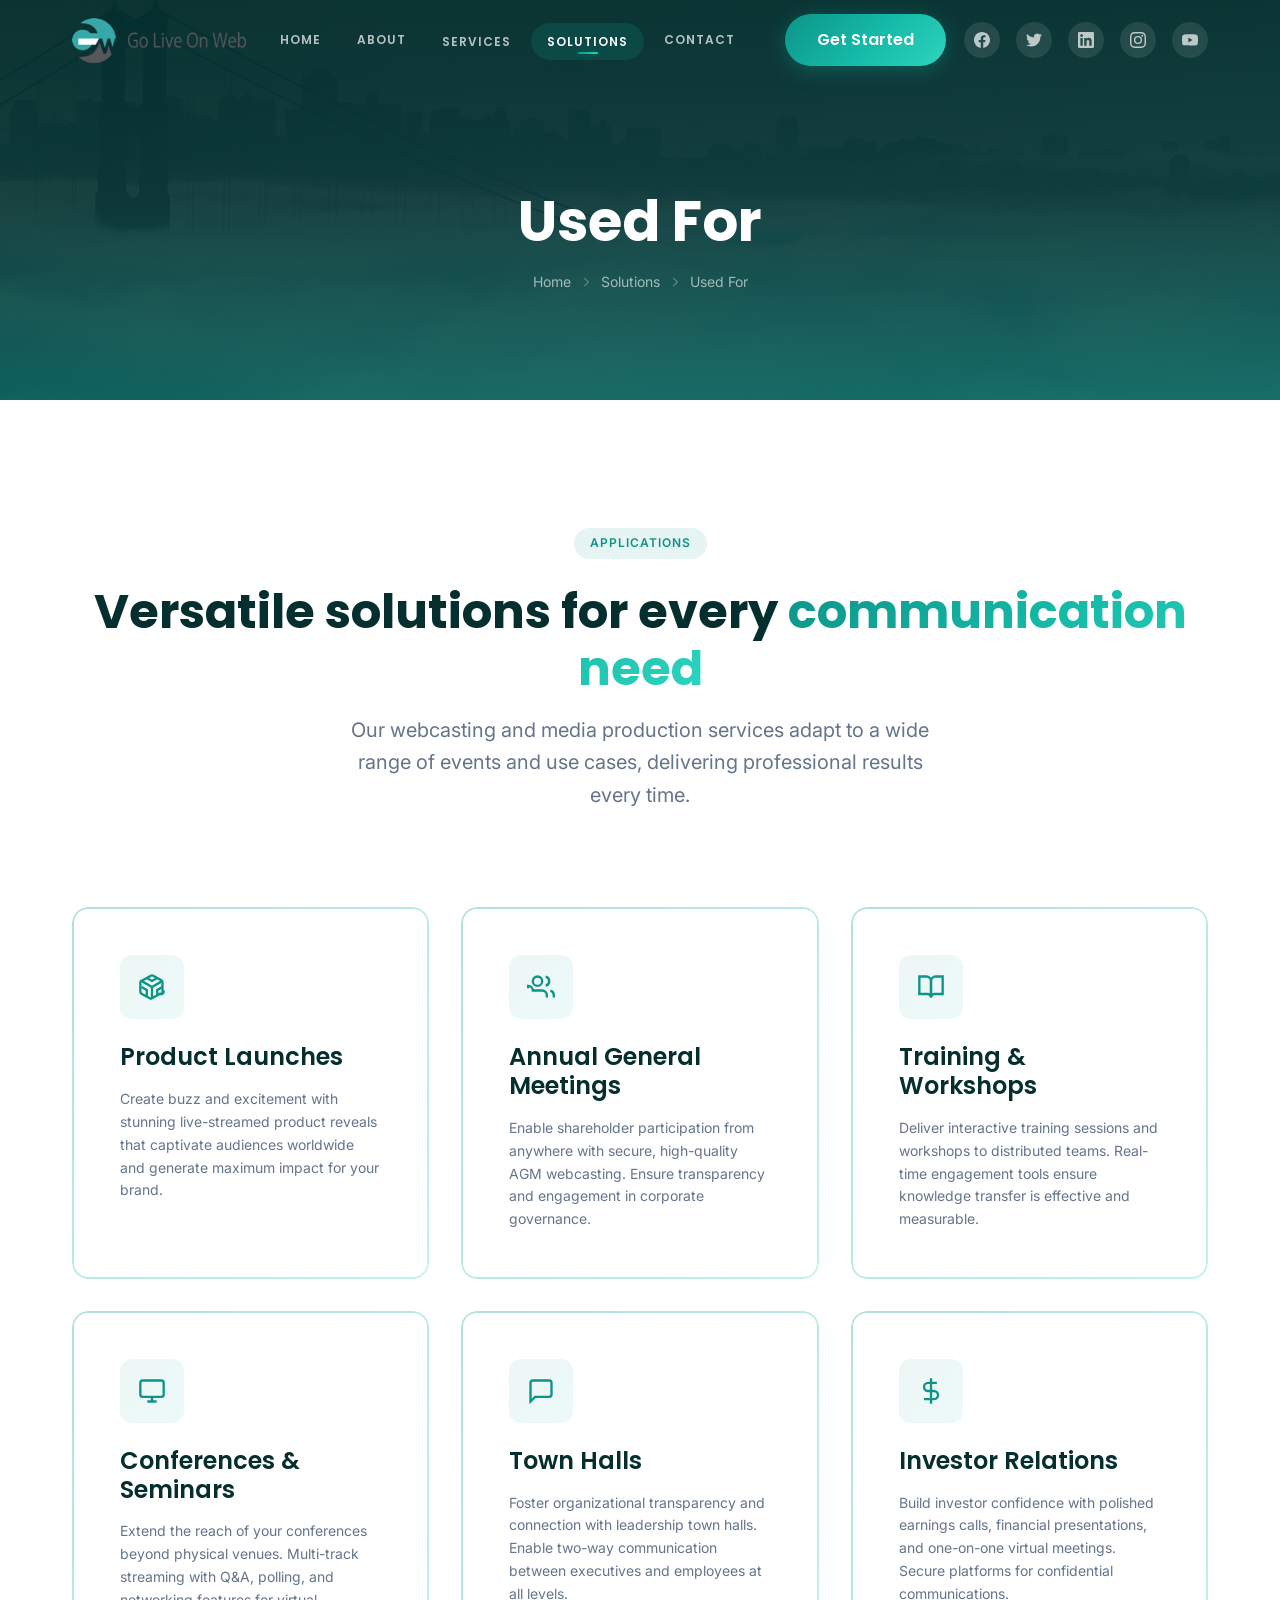
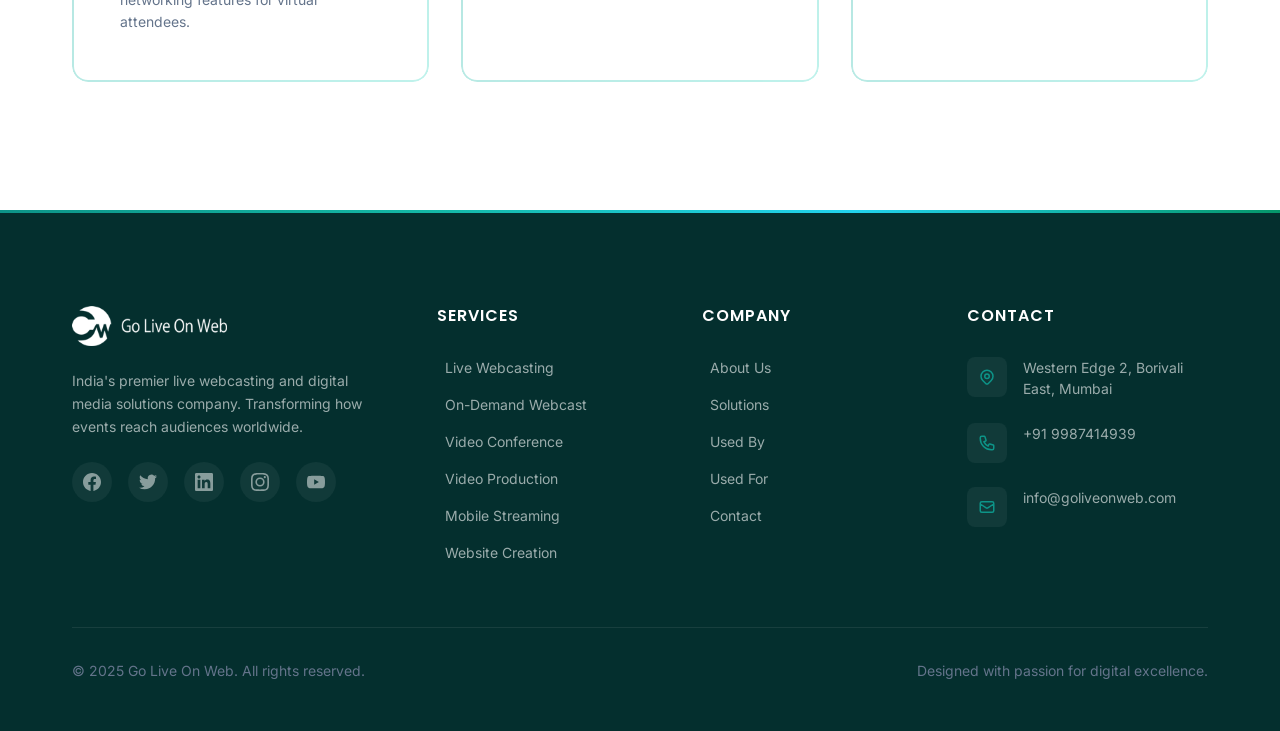
<file: usedfor.html>
<!DOCTYPE html>
<html lang="en">
<head>
  <meta charset="UTF-8">
  <meta name="viewport" content="width=device-width, initial-scale=1.0">
  <meta name="description" content="Go Live On Web - Versatile webcasting and media production solutions for every communication need.">
  <title>Used For | Go Live On Web</title>
  <link rel="icon" href="images/icons/favicon.png">
  <link rel="preconnect" href="https://fonts.googleapis.com">
  <link rel="preconnect" href="https://fonts.gstatic.com" crossorigin>
  <link href="https://fonts.googleapis.com/css2?family=Inter:wght@400;500;600;700&family=Poppins:wght@600;700;800&display=swap" rel="stylesheet">
  <link rel="stylesheet" href="css/variables.css">
  <link rel="stylesheet" href="css/base.css">
  <link rel="stylesheet" href="css/layout.css">
  <link rel="stylesheet" href="css/components.css">
  <link rel="stylesheet" href="css/animations.css">
  <link rel="stylesheet" href="css/responsive.css">
</head>
<body>

  <!-- HEADER -->
  <header class="header header--solid">
    <div class="container header__inner">
      <a href="index.html" class="header__logo">
        <img src="images/goliveonweb.png" alt="Go Live On Web">
      </a>

      <nav class="header__nav">
        <a href="index.html" class="header__nav-link">Home</a>
        <a href="index.html#about" class="header__nav-link">About</a>
        <div class="header__nav-item">
          <a href="service.html" class="header__nav-link">Services</a>
          <div class="header__dropdown">
            <a href="LiveWebcasting.html">Live Webcasting</a>
            <a href="Ondemand.html">On-Demand / Archived Webcast</a>
            <a href="VideoConference.html">Video Conference</a>
            <a href="VideoProduction.html">Video Production</a>
            <a href="MobileStreaming.html">Mobile Streaming</a>
            <a href="WebsiteCreation.html">Website Creation</a>
          </div>
        </div>
        <div class="header__nav-item">
          <a href="solution.html" class="header__nav-link active">Solutions</a>
          <div class="header__dropdown">
            <a href="usedby.html">Used By</a>
            <a href="usedfor.html">Used For</a>
          </div>
        </div>
        <a href="index.html#contact" class="header__nav-link">Contact</a>
      </nav>

      <a href="index.html#contact" class="btn btn--primary btn--sm header__cta">Get Started</a>

      <div class="social-bar">
        <a href="https://www.facebook.com/goliveonweb" target="_blank" aria-label="Facebook">
          <svg width="16" height="16" fill="currentColor" viewBox="0 0 24 24"><path d="M24 12.073c0-6.627-5.373-12-12-12s-12 5.373-12 12c0 5.99 4.388 10.954 10.125 11.854v-8.385H7.078v-3.47h3.047V9.43c0-3.007 1.792-4.669 4.533-4.669 1.312 0 2.686.235 2.686.235v2.953H15.83c-1.491 0-1.956.925-1.956 1.874v2.25h3.328l-.532 3.47h-2.796v8.385C19.612 23.027 24 18.062 24 12.073z"/></svg>
        </a>
        <a href="https://twitter.com/goliveonweb" target="_blank" aria-label="Twitter">
          <svg width="16" height="16" fill="currentColor" viewBox="0 0 24 24"><path d="M23.953 4.57a10 10 0 01-2.825.775 4.958 4.958 0 002.163-2.723c-.951.555-2.005.959-3.127 1.184a4.92 4.92 0 00-8.384 4.482C7.69 8.095 4.067 6.13 1.64 3.162a4.822 4.822 0 00-.666 2.475c0 1.71.87 3.213 2.188 4.096a4.904 4.904 0 01-2.228-.616v.06a4.923 4.923 0 003.946 4.827 4.996 4.996 0 01-2.212.085 4.936 4.936 0 004.604 3.417 9.867 9.867 0 01-6.102 2.105c-.39 0-.779-.023-1.17-.067a13.995 13.995 0 007.557 2.209c9.053 0 13.998-7.496 13.998-13.985 0-.21 0-.42-.015-.63A9.935 9.935 0 0024 4.59z"/></svg>
        </a>
        <a href="https://www.linkedin.com/in/rishi-kanswal-bb2317104/" target="_blank" aria-label="LinkedIn">
          <svg width="16" height="16" fill="currentColor" viewBox="0 0 24 24"><path d="M20.447 20.452h-3.554v-5.569c0-1.328-.027-3.037-1.852-3.037-1.853 0-2.136 1.445-2.136 2.939v5.667H9.351V9h3.414v1.561h.046c.477-.9 1.637-1.85 3.37-1.85 3.601 0 4.267 2.37 4.267 5.455v6.286zM5.337 7.433c-1.144 0-2.063-.926-2.063-2.065 0-1.138.92-2.063 2.063-2.063 1.14 0 2.064.925 2.064 2.063 0 1.139-.925 2.065-2.064 2.065zm1.782 13.019H3.555V9h3.564v11.452zM22.225 0H1.771C.792 0 0 .774 0 1.729v20.542C0 23.227.792 24 1.771 24h20.451C23.2 24 24 23.227 24 22.271V1.729C24 .774 23.2 0 22.222 0h.003z"/></svg>
        </a>
        <a href="https://www.instagram.com/goliveonweb_rk/" target="_blank" aria-label="Instagram">
          <svg width="16" height="16" fill="currentColor" viewBox="0 0 24 24"><path d="M12 2.163c3.204 0 3.584.012 4.85.07 3.252.148 4.771 1.691 4.919 4.919.058 1.265.069 1.645.069 4.849 0 3.205-.012 3.584-.069 4.849-.149 3.225-1.664 4.771-4.919 4.919-1.266.058-1.644.07-4.85.07-3.204 0-3.584-.012-4.849-.07-3.26-.149-4.771-1.699-4.919-4.92-.058-1.265-.07-1.644-.07-4.849 0-3.204.013-3.583.07-4.849.149-3.227 1.664-4.771 4.919-4.919 1.266-.057 1.645-.069 4.849-.069zM12 0C8.741 0 8.333.014 7.053.072 2.695.272.273 2.69.073 7.052.014 8.333 0 8.741 0 12c0 3.259.014 3.668.072 4.948.2 4.358 2.618 6.78 6.98 6.98C8.333 23.986 8.741 24 12 24c3.259 0 3.668-.014 4.948-.072 4.354-.2 6.782-2.618 6.979-6.98.059-1.28.073-1.689.073-4.948 0-3.259-.014-3.667-.072-4.947-.196-4.354-2.617-6.78-6.979-6.98C15.668.014 15.259 0 12 0zm0 5.838a6.162 6.162 0 100 12.324 6.162 6.162 0 000-12.324zM12 16a4 4 0 110-8 4 4 0 010 8zm6.406-11.845a1.44 1.44 0 100 2.881 1.44 1.44 0 000-2.881z"/></svg>
        </a>
        <a href="https://www.youtube.com/channel/UCeTRzE7ubbzjwykTMzflrrQ" target="_blank" aria-label="YouTube">
          <svg width="16" height="16" fill="currentColor" viewBox="0 0 24 24"><path d="M23.498 6.186a3.016 3.016 0 00-2.122-2.136C19.505 3.545 12 3.545 12 3.545s-7.505 0-9.377.505A3.017 3.017 0 00.502 6.186C0 8.07 0 12 0 12s0 3.93.502 5.814a3.016 3.016 0 002.122 2.136c1.871.505 9.376.505 9.376.505s7.505 0 9.377-.505a3.015 3.015 0 002.122-2.136C24 15.93 24 12 24 12s0-3.93-.502-5.814zM9.545 15.568V8.432L15.818 12l-6.273 3.568z"/></svg>
        </a>
      </div>

      <button class="nav-toggle" aria-label="Toggle navigation">
        <span></span><span></span><span></span>
      </button>
    </div>
  </header>

  <!-- MOBILE NAV -->
  <div class="mobile-nav">
    <a href="index.html">Home</a>
    <a href="index.html#about">About</a>
    <a href="service.html">Services</a>
    <a href="solution.html">Solutions</a>
    <a href="index.html#contact">Contact</a>
  </div>

  <!-- PAGE HERO -->
  <section class="page-hero">
    <div class="page-hero__bg">
      <img src="images/banner3.jpg" alt="">
      <div class="page-hero__overlay"></div>
    </div>
    <div class="container page-hero__content">
      <h1 class="page-hero__title">Used For</h1>
      <div class="page-hero__breadcrumb">
        <a href="index.html">Home</a>
        <svg width="14" height="14" fill="none" stroke="currentColor" stroke-width="2" viewBox="0 0 24 24"><path d="M9 5l7 7-7 7"/></svg>
        <a href="solution.html">Solutions</a>
        <svg width="14" height="14" fill="none" stroke="currentColor" stroke-width="2" viewBox="0 0 24 24"><path d="M9 5l7 7-7 7"/></svg>
        <span>Used For</span>
      </div>
    </div>
  </section>

  <!-- USE CASES -->
  <section class="section">
    <div class="container">
      <div class="section-header reveal">
        <div class="content-block__tag">Applications</div>
        <h2>Versatile solutions for every <span class="text-gradient">communication need</span></h2>
        <p>Our webcasting and media production services adapt to a wide range of events and use cases, delivering professional results every time.</p>
      </div>

      <div class="grid grid--3">
        <div class="card card--gradient-border reveal delay-100">
          <div class="card__icon">
            <svg width="28" height="28" fill="none" stroke="var(--color-primary)" stroke-width="2" viewBox="0 0 24 24"><path d="M21 16V8a2 2 0 00-1-1.73l-7-4a2 2 0 00-2 0l-7 4A2 2 0 002 8v8a2 2 0 001 1.73l7 4a2 2 0 002 0l7-4A2 2 0 0022 16z"/><polyline points="7.5 4.21 12 6.81 16.5 4.21"/><polyline points="7.5 19.79 7.5 14.6 3 12"/><polyline points="21 12 16.5 14.6 16.5 19.79"/><polyline points="3.27 6.96 12 12.01 20.73 6.96"/><line x1="12" y1="22.08" x2="12" y2="12"/></svg>
          </div>
          <h4 class="card__title">Product Launches</h4>
          <p class="card__text">Create buzz and excitement with stunning live-streamed product reveals that captivate audiences worldwide and generate maximum impact for your brand.</p>
        </div>

        <div class="card card--gradient-border reveal delay-200">
          <div class="card__icon">
            <svg width="28" height="28" fill="none" stroke="var(--color-primary)" stroke-width="2" viewBox="0 0 24 24"><path d="M17 21v-2a4 4 0 00-4-4H5a4 4 0 00-4-4v2"/><circle cx="9" cy="7" r="4"/><path d="M23 21v-2a4 4 0 00-3-3.87M16 3.13a4 4 0 010 7.75"/></svg>
          </div>
          <h4 class="card__title">Annual General Meetings</h4>
          <p class="card__text">Enable shareholder participation from anywhere with secure, high-quality AGM webcasting. Ensure transparency and engagement in corporate governance.</p>
        </div>

        <div class="card card--gradient-border reveal delay-300">
          <div class="card__icon">
            <svg width="28" height="28" fill="none" stroke="var(--color-primary)" stroke-width="2" viewBox="0 0 24 24"><path d="M2 3h6a4 4 0 014 4v14a3 3 0 00-3-3H2z"/><path d="M22 3h-6a4 4 0 00-4 4v14a3 3 0 013-3h7z"/></svg>
          </div>
          <h4 class="card__title">Training & Workshops</h4>
          <p class="card__text">Deliver interactive training sessions and workshops to distributed teams. Real-time engagement tools ensure knowledge transfer is effective and measurable.</p>
        </div>

        <div class="card card--gradient-border reveal delay-100">
          <div class="card__icon">
            <svg width="28" height="28" fill="none" stroke="var(--color-primary)" stroke-width="2" viewBox="0 0 24 24"><rect x="2" y="3" width="20" height="14" rx="2" ry="2"/><line x1="8" y1="21" x2="16" y2="21"/><line x1="12" y1="17" x2="12" y2="21"/></svg>
          </div>
          <h4 class="card__title">Conferences & Seminars</h4>
          <p class="card__text">Extend the reach of your conferences beyond physical venues. Multi-track streaming with Q&A, polling, and networking features for virtual attendees.</p>
        </div>

        <div class="card card--gradient-border reveal delay-200">
          <div class="card__icon">
            <svg width="28" height="28" fill="none" stroke="var(--color-primary)" stroke-width="2" viewBox="0 0 24 24"><path d="M21 15a2 2 0 01-2 2H7l-4 4V5a2 2 0 012-2h14a2 2 0 012 2z"/></svg>
          </div>
          <h4 class="card__title">Town Halls</h4>
          <p class="card__text">Foster organizational transparency and connection with leadership town halls. Enable two-way communication between executives and employees at all levels.</p>
        </div>

        <div class="card card--gradient-border reveal delay-300">
          <div class="card__icon">
            <svg width="28" height="28" fill="none" stroke="var(--color-primary)" stroke-width="2" viewBox="0 0 24 24"><path d="M12 1v22M17 5H9.5a3.5 3.5 0 000 7h5a3.5 3.5 0 010 7H6"/></svg>
          </div>
          <h4 class="card__title">Investor Relations</h4>
          <p class="card__text">Build investor confidence with polished earnings calls, financial presentations, and one-on-one virtual meetings. Secure platforms for confidential communications.</p>
        </div>
      </div>
    </div>
  </section>

  <!-- FOOTER -->
  <footer class="footer">
    <div class="container">
      <div class="footer__grid">
        <div class="footer__brand">
          <a href="index.html">
            <img src="images/goliveonweb.png" alt="Go Live On Web" style="height:40px;filter:brightness(0) invert(1);">
          </a>
          <p>India's premier live webcasting and digital media solutions company. Transforming how events reach audiences worldwide.</p>
          <div class="footer__socials" style="margin-top:var(--spacing-lg);">
            <a href="https://www.facebook.com/goliveonweb" target="_blank" class="footer__social-link" aria-label="Facebook">
              <svg width="18" height="18" fill="currentColor" viewBox="0 0 24 24"><path d="M24 12.073c0-6.627-5.373-12-12-12s-12 5.373-12 12c0 5.99 4.388 10.954 10.125 11.854v-8.385H7.078v-3.47h3.047V9.43c0-3.007 1.792-4.669 4.533-4.669 1.312 0 2.686.235 2.686.235v2.953H15.83c-1.491 0-1.956.925-1.956 1.874v2.25h3.328l-.532 3.47h-2.796v8.385C19.612 23.027 24 18.062 24 12.073z"/></svg>
            </a>
            <a href="https://twitter.com/goliveonweb" target="_blank" class="footer__social-link" aria-label="Twitter">
              <svg width="18" height="18" fill="currentColor" viewBox="0 0 24 24"><path d="M23.953 4.57a10 10 0 01-2.825.775 4.958 4.958 0 002.163-2.723c-.951.555-2.005.959-3.127 1.184a4.92 4.92 0 00-8.384 4.482C7.69 8.095 4.067 6.13 1.64 3.162a4.822 4.822 0 00-.666 2.475c0 1.71.87 3.213 2.188 4.096a4.904 4.904 0 01-2.228-.616v.06a4.923 4.923 0 003.946 4.827 4.996 4.996 0 01-2.212.085 4.936 4.936 0 004.604 3.417 9.867 9.867 0 01-6.102 2.105c-.39 0-.779-.023-1.17-.067a13.995 13.995 0 007.557 2.209c9.053 0 13.998-7.496 13.998-13.985 0-.21 0-.42-.015-.63A9.935 9.935 0 0024 4.59z"/></svg>
            </a>
            <a href="https://www.linkedin.com/in/rishi-kanswal-bb2317104/" target="_blank" class="footer__social-link" aria-label="LinkedIn">
              <svg width="18" height="18" fill="currentColor" viewBox="0 0 24 24"><path d="M20.447 20.452h-3.554v-5.569c0-1.328-.027-3.037-1.852-3.037-1.853 0-2.136 1.445-2.136 2.939v5.667H9.351V9h3.414v1.561h.046c.477-.9 1.637-1.85 3.37-1.85 3.601 0 4.267 2.37 4.267 5.455v6.286zM5.337 7.433c-1.144 0-2.063-.926-2.063-2.065 0-1.138.92-2.063 2.063-2.063 1.14 0 2.064.925 2.064 2.063 0 1.139-.925 2.065-2.064 2.065zm1.782 13.019H3.555V9h3.564v11.452zM22.225 0H1.771C.792 0 0 .774 0 1.729v20.542C0 23.227.792 24 1.771 24h20.451C23.2 24 24 23.227 24 22.271V1.729C24 .774 23.2 0 22.222 0h.003z"/></svg>
            </a>
            <a href="https://www.instagram.com/goliveonweb_rk/" target="_blank" class="footer__social-link" aria-label="Instagram">
              <svg width="18" height="18" fill="currentColor" viewBox="0 0 24 24"><path d="M12 2.163c3.204 0 3.584.012 4.85.07 3.252.148 4.771 1.691 4.919 4.919.058 1.265.069 1.645.069 4.849 0 3.205-.012 3.584-.069 4.849-.149 3.225-1.664 4.771-4.919 4.919-1.266.058-1.644.07-4.85.07-3.204 0-3.584-.012-4.849-.07-3.26-.149-4.771-1.699-4.919-4.92-.058-1.265-.07-1.644-.07-4.849 0-3.204.013-3.583.07-4.849.149-3.227 1.664-4.771 4.919-4.919 1.266-.057 1.645-.069 4.849-.069zM12 0C8.741 0 8.333.014 7.053.072 2.695.272.273 2.69.073 7.052.014 8.333 0 8.741 0 12c0 3.259.014 3.668.072 4.948.2 4.358 2.618 6.78 6.98 6.98C8.333 23.986 8.741 24 12 24c3.259 0 3.668-.014 4.948-.072 4.354-.2 6.782-2.618 6.979-6.98.059-1.28.073-1.689.073-4.948 0-3.259-.014-3.667-.072-4.947-.196-4.354-2.617-6.78-6.979-6.98C15.668.014 15.259 0 12 0zm0 5.838a6.162 6.162 0 100 12.324 6.162 6.162 0 000-12.324zM12 16a4 4 0 110-8 4 4 0 010 8zm6.406-11.845a1.44 1.44 0 100 2.881 1.44 1.44 0 000-2.881z"/></svg>
            </a>
            <a href="https://www.youtube.com/channel/UCeTRzE7ubbzjwykTMzflrrQ" target="_blank" class="footer__social-link" aria-label="YouTube">
              <svg width="18" height="18" fill="currentColor" viewBox="0 0 24 24"><path d="M23.498 6.186a3.016 3.016 0 00-2.122-2.136C19.505 3.545 12 3.545 12 3.545s-7.505 0-9.377.505A3.017 3.017 0 00.502 6.186C0 8.07 0 12 0 12s0 3.93.502 5.814a3.016 3.016 0 002.122 2.136c1.871.505 9.376.505 9.376.505s7.505 0 9.377-.505a3.015 3.015 0 002.122-2.136C24 15.93 24 12 24 12s0-3.93-.502-5.814zM9.545 15.568V8.432L15.818 12l-6.273 3.568z"/></svg>
            </a>
          </div>
        </div>

        <div>
          <h5 class="footer__heading">Services</h5>
          <div class="footer__links">
            <a href="LiveWebcasting.html">Live Webcasting</a>
            <a href="Ondemand.html">On-Demand Webcast</a>
            <a href="VideoConference.html">Video Conference</a>
            <a href="VideoProduction.html">Video Production</a>
            <a href="MobileStreaming.html">Mobile Streaming</a>
            <a href="WebsiteCreation.html">Website Creation</a>
          </div>
        </div>

        <div>
          <h5 class="footer__heading">Company</h5>
          <div class="footer__links">
            <a href="about.html">About Us</a>
            <a href="solution.html">Solutions</a>
            <a href="usedby.html">Used By</a>
            <a href="usedfor.html">Used For</a>
            <a href="contact.html">Contact</a>
          </div>
        </div>

        <div>
          <h5 class="footer__heading">Contact</h5>
          <div class="footer__contact-item">
            <div class="footer__contact-icon">
              <svg width="18" height="18" fill="none" stroke="currentColor" stroke-width="2" viewBox="0 0 24 24"><path d="M17.657 16.657L13.414 20.9a1.998 1.998 0 01-2.827 0l-4.244-4.243a8 8 0 1111.314 0z"/><path d="M15 11a3 3 0 11-6 0 3 3 0 016 0z"/></svg>
            </div>
            <span>Western Edge 2, Borivali East, Mumbai</span>
          </div>
          <div class="footer__contact-item">
            <div class="footer__contact-icon">
              <svg width="18" height="18" fill="none" stroke="currentColor" stroke-width="2" viewBox="0 0 24 24"><path d="M3 5a2 2 0 012-2h3.28a1 1 0 01.948.684l1.498 4.493a1 1 0 01-.502 1.21l-2.257 1.13a11.042 11.042 0 005.516 5.516l1.13-2.257a1 1 0 011.21-.502l4.493 1.498a1 1 0 01.684.949V19a2 2 0 01-2 2h-1C9.716 21 3 14.284 3 6V5z"/></svg>
            </div>
            <span><a href="tel:+919987414939" style="color:rgba(255,255,255,0.6);transition:color 0.3s;" onmouseover="this.style.color='white'" onmouseout="this.style.color='rgba(255,255,255,0.6)'">+91 9987414939</a></span>
          </div>
          <div class="footer__contact-item">
            <div class="footer__contact-icon">
              <svg width="18" height="18" fill="none" stroke="currentColor" stroke-width="2" viewBox="0 0 24 24"><path d="M3 8l7.89 5.26a2 2 0 002.22 0L21 8M5 19h14a2 2 0 002-2V7a2 2 0 00-2-2H5a2 2 0 00-2 2v10a2 2 0 002 2z"/></svg>
            </div>
            <span><a href="mailto:info@goliveonweb.com" style="color:rgba(255,255,255,0.6);transition:color 0.3s;" onmouseover="this.style.color='white'" onmouseout="this.style.color='rgba(255,255,255,0.6)'">info@goliveonweb.com</a></span>
          </div>
        </div>
      </div>

      <div class="footer__bottom">
        <p>&copy; 2025 Go Live On Web. All rights reserved.</p>
        <p>Designed with passion for digital excellence.</p>
      </div>
    </div>
  </footer>

  <!-- BACK TO TOP -->
  <button class="back-to-top" aria-label="Back to top">
    <svg width="20" height="20" fill="none" stroke="currentColor" stroke-width="2.5" viewBox="0 0 24 24"><path d="M18 15l-6-6-6 6"/></svg>
  </button>

  <script src="js/main.js"></script>
  <script src="js/animations.js"></script>
</body>
</html>
</file>
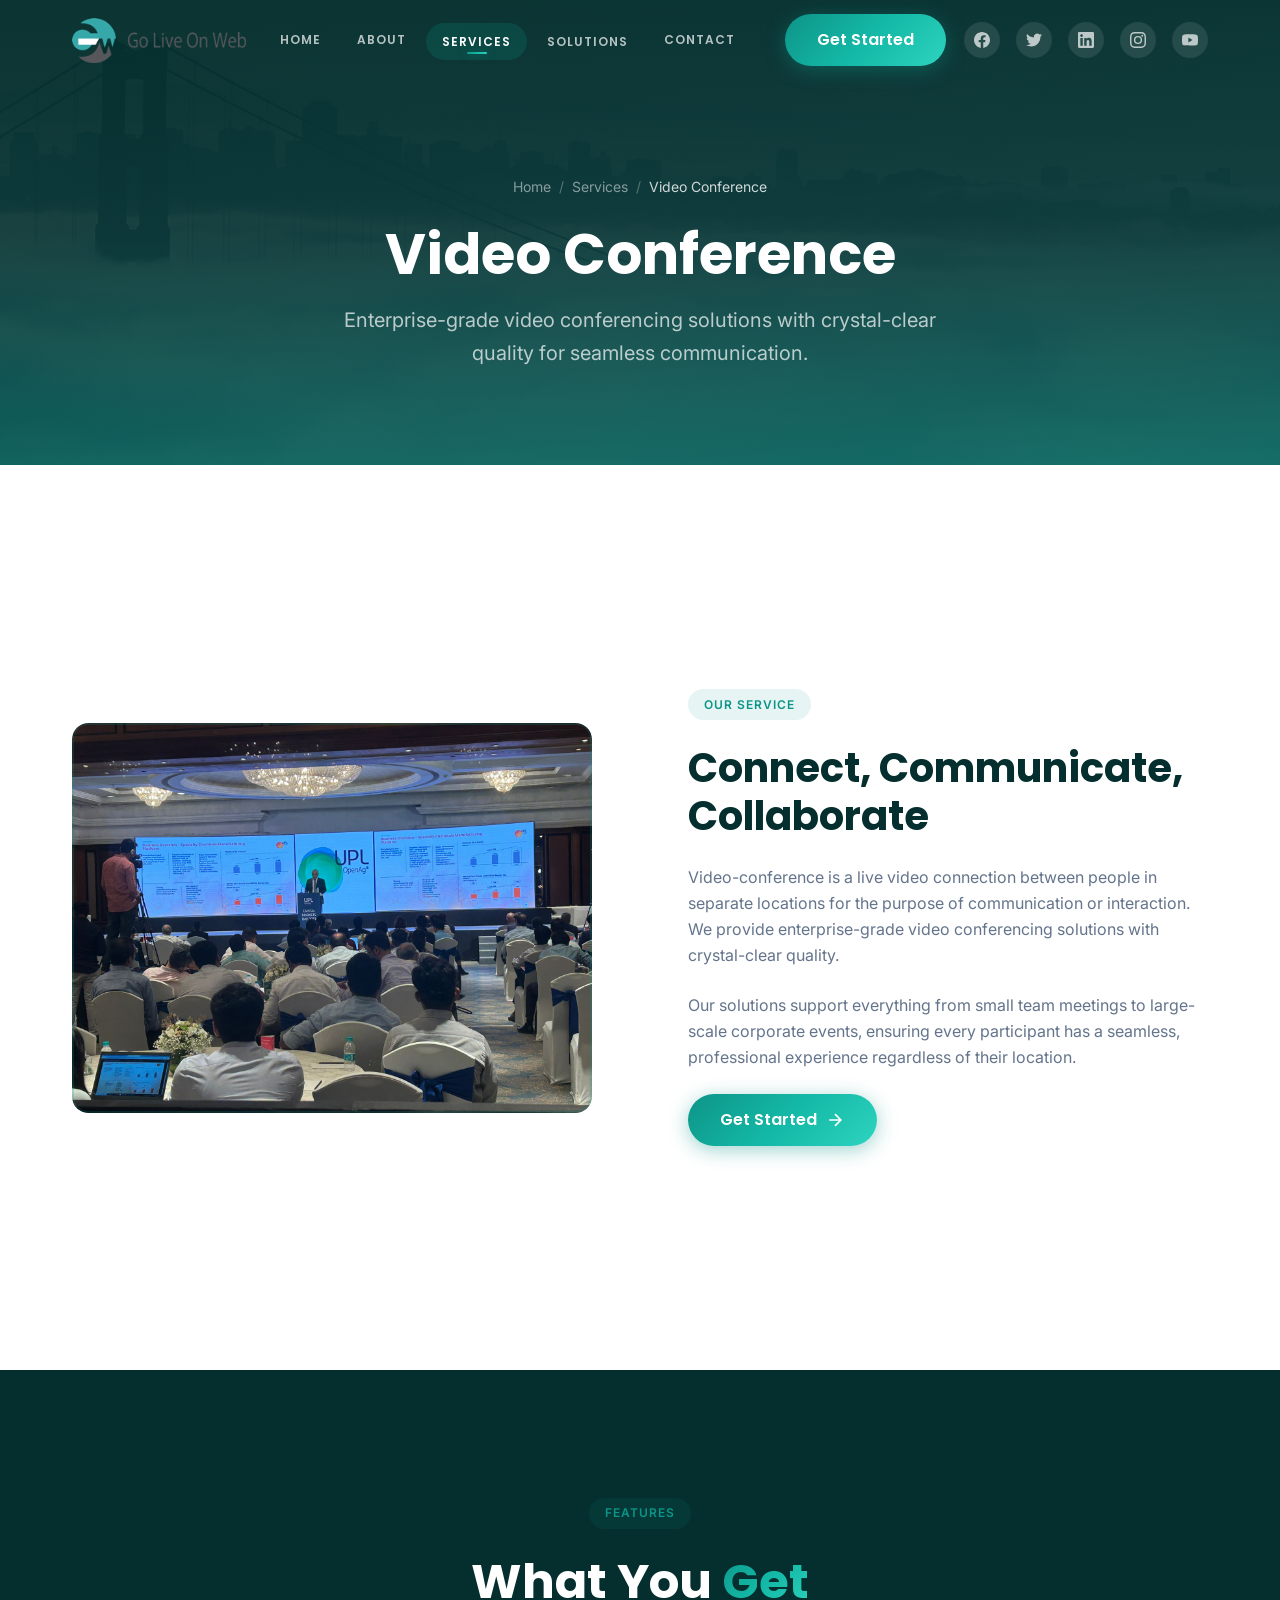
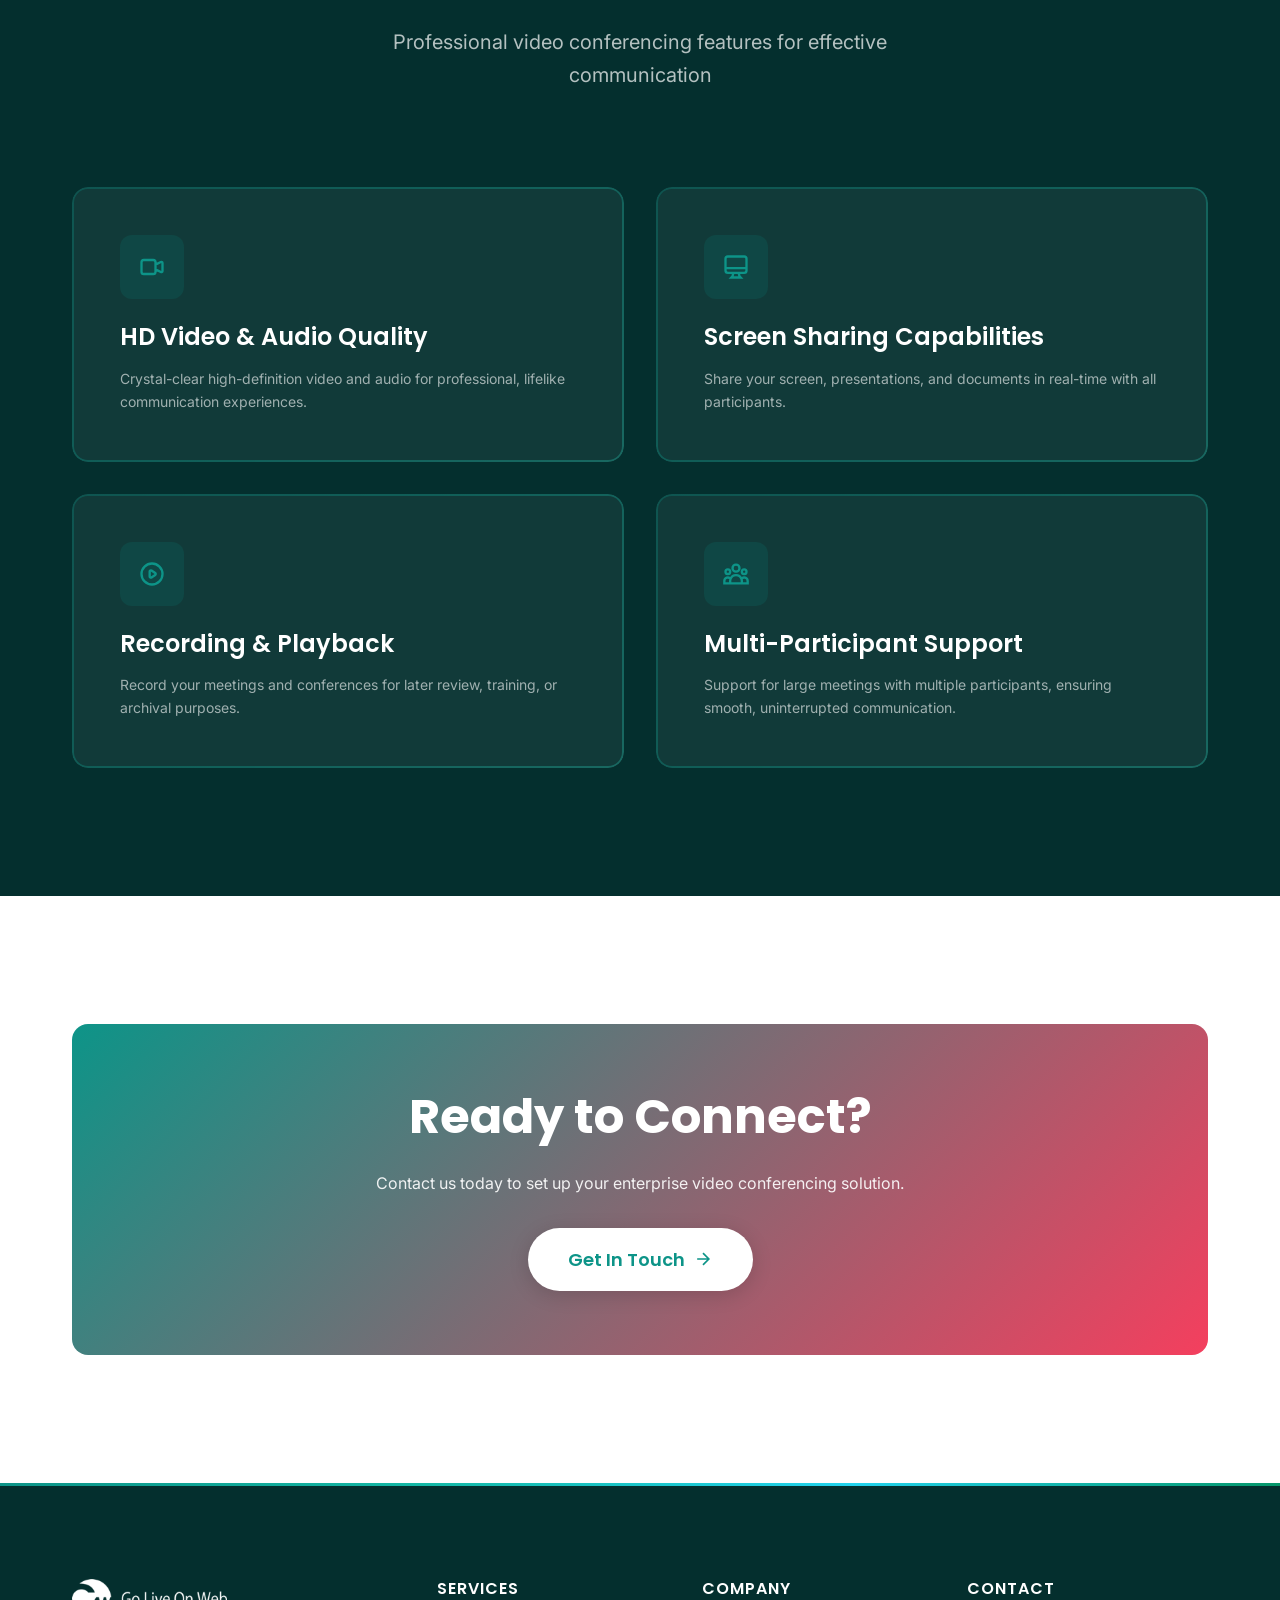
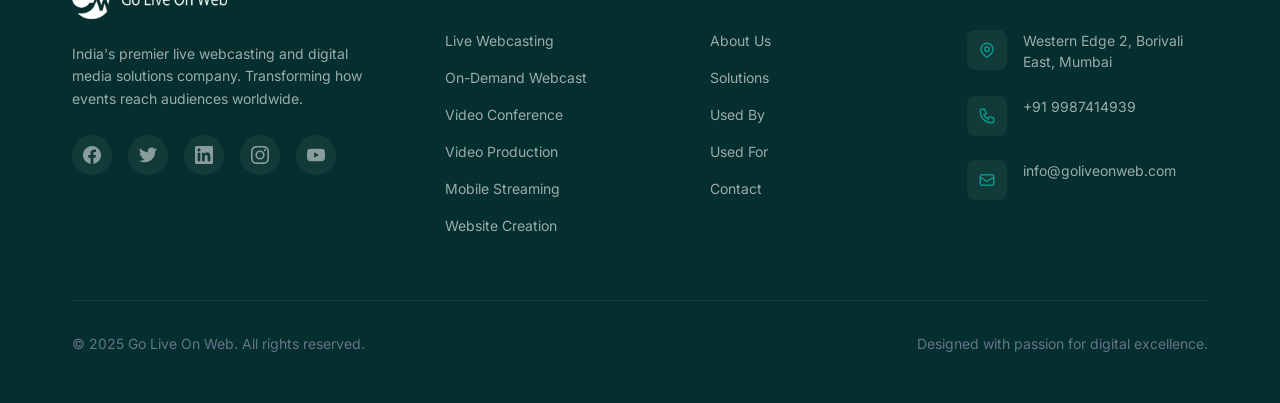
<file: VideoConference.html>
<!DOCTYPE html>
<html lang="en">
<head>
  <meta charset="UTF-8">
  <meta name="viewport" content="width=device-width, initial-scale=1.0">
  <meta name="description" content="Enterprise-grade video conferencing solutions with crystal-clear HD quality, screen sharing, and multi-participant support.">
  <title>Video Conference | Go Live On Web</title>
  <link rel="icon" href="images/icons/favicon.png">
  <link rel="preconnect" href="https://fonts.googleapis.com">
  <link rel="preconnect" href="https://fonts.gstatic.com" crossorigin>
  <link href="https://fonts.googleapis.com/css2?family=Inter:wght@400;500;600;700&family=Poppins:wght@600;700;800&display=swap" rel="stylesheet">
  <link rel="stylesheet" href="css/variables.css">
  <link rel="stylesheet" href="css/base.css">
  <link rel="stylesheet" href="css/layout.css">
  <link rel="stylesheet" href="css/components.css">
  <link rel="stylesheet" href="css/animations.css">
  <link rel="stylesheet" href="css/responsive.css">
</head>
<body>

  <!-- HEADER -->
  <header class="header header--solid">
    <div class="container header__inner">
      <a href="index.html" class="header__logo">
        <img src="images/goliveonweb.png" alt="Go Live On Web">
      </a>

      <nav class="header__nav">
        <a href="index.html" class="header__nav-link">Home</a>
        <a href="index.html#about" class="header__nav-link">About</a>
        <div class="header__nav-item">
          <a href="service.html" class="header__nav-link active">Services</a>
          <div class="header__dropdown">
            <a href="LiveWebcasting.html">Live Webcasting</a>
            <a href="Ondemand.html">On-Demand / Archived Webcast</a>
            <a href="VideoConference.html">Video Conference</a>
            <a href="VideoProduction.html">Video Production</a>
            <a href="MobileStreaming.html">Mobile Streaming</a>
            <a href="WebsiteCreation.html">Website Creation</a>
          </div>
        </div>
        <div class="header__nav-item">
          <a href="solution.html" class="header__nav-link">Solutions</a>
          <div class="header__dropdown">
            <a href="usedby.html">Used By</a>
            <a href="usedfor.html">Used For</a>
          </div>
        </div>
        <a href="contact.html" class="header__nav-link">Contact</a>
      </nav>

      <a href="contact.html" class="btn btn--primary btn--sm header__cta">Get Started</a>

      <div class="social-bar">
        <a href="https://www.facebook.com/goliveonweb" target="_blank" aria-label="Facebook">
          <svg width="16" height="16" fill="currentColor" viewBox="0 0 24 24"><path d="M24 12.073c0-6.627-5.373-12-12-12s-12 5.373-12 12c0 5.99 4.388 10.954 10.125 11.854v-8.385H7.078v-3.47h3.047V9.43c0-3.007 1.792-4.669 4.533-4.669 1.312 0 2.686.235 2.686.235v2.953H15.83c-1.491 0-1.956.925-1.956 1.874v2.25h3.328l-.532 3.47h-2.796v8.385C19.612 23.027 24 18.062 24 12.073z"/></svg>
        </a>
        <a href="https://twitter.com/goliveonweb" target="_blank" aria-label="Twitter">
          <svg width="16" height="16" fill="currentColor" viewBox="0 0 24 24"><path d="M23.953 4.57a10 10 0 01-2.825.775 4.958 4.958 0 002.163-2.723c-.951.555-2.005.959-3.127 1.184a4.92 4.92 0 00-8.384 4.482C7.69 8.095 4.067 6.13 1.64 3.162a4.822 4.822 0 00-.666 2.475c0 1.71.87 3.213 2.188 4.096a4.904 4.904 0 01-2.228-.616v.06a4.923 4.923 0 003.946 4.827 4.996 4.996 0 01-2.212.085 4.936 4.936 0 004.604 3.417 9.867 9.867 0 01-6.102 2.105c-.39 0-.779-.023-1.17-.067a13.995 13.995 0 007.557 2.209c9.053 0 13.998-7.496 13.998-13.985 0-.21 0-.42-.015-.63A9.935 9.935 0 0024 4.59z"/></svg>
        </a>
        <a href="https://www.linkedin.com/in/rishi-kanswal-bb2317104/" target="_blank" aria-label="LinkedIn">
          <svg width="16" height="16" fill="currentColor" viewBox="0 0 24 24"><path d="M20.447 20.452h-3.554v-5.569c0-1.328-.027-3.037-1.852-3.037-1.853 0-2.136 1.445-2.136 2.939v5.667H9.351V9h3.414v1.561h.046c.477-.9 1.637-1.85 3.37-1.85 3.601 0 4.267 2.37 4.267 5.455v6.286zM5.337 7.433c-1.144 0-2.063-.926-2.063-2.065 0-1.138.92-2.063 2.063-2.063 1.14 0 2.064.925 2.064 2.063 0 1.139-.925 2.065-2.064 2.065zm1.782 13.019H3.555V9h3.564v11.452zM22.225 0H1.771C.792 0 0 .774 0 1.729v20.542C0 23.227.792 24 1.771 24h20.451C23.2 24 24 23.227 24 22.271V1.729C24 .774 23.2 0 22.222 0h.003z"/></svg>
        </a>
        <a href="https://www.instagram.com/goliveonweb_rk/" target="_blank" aria-label="Instagram">
          <svg width="16" height="16" fill="currentColor" viewBox="0 0 24 24"><path d="M12 2.163c3.204 0 3.584.012 4.85.07 3.252.148 4.771 1.691 4.919 4.919.058 1.265.069 1.645.069 4.849 0 3.205-.012 3.584-.069 4.849-.149 3.225-1.664 4.771-4.919 4.919-1.266.058-1.644.07-4.85.07-3.204 0-3.584-.012-4.849-.07-3.26-.149-4.771-1.699-4.919-4.92-.058-1.265-.07-1.644-.07-4.849 0-3.204.013-3.583.07-4.849.149-3.227 1.664-4.771 4.919-4.919 1.266-.057 1.645-.069 4.849-.069zM12 0C8.741 0 8.333.014 7.053.072 2.695.272.273 2.69.073 7.052.014 8.333 0 8.741 0 12c0 3.259.014 3.668.072 4.948.2 4.358 2.618 6.78 6.98 6.98C8.333 23.986 8.741 24 12 24c3.259 0 3.668-.014 4.948-.072 4.354-.2 6.782-2.618 6.979-6.98.059-1.28.073-1.689.073-4.948 0-3.259-.014-3.667-.072-4.947-.196-4.354-2.617-6.78-6.979-6.98C15.668.014 15.259 0 12 0zm0 5.838a6.162 6.162 0 100 12.324 6.162 6.162 0 000-12.324zM12 16a4 4 0 110-8 4 4 0 010 8zm6.406-11.845a1.44 1.44 0 100 2.881 1.44 1.44 0 000-2.881z"/></svg>
        </a>
        <a href="https://www.youtube.com/channel/UCeTRzE7ubbzjwykTMzflrrQ" target="_blank" aria-label="YouTube">
          <svg width="16" height="16" fill="currentColor" viewBox="0 0 24 24"><path d="M23.498 6.186a3.016 3.016 0 00-2.122-2.136C19.505 3.545 12 3.545 12 3.545s-7.505 0-9.377.505A3.017 3.017 0 00.502 6.186C0 8.07 0 12 0 12s0 3.93.502 5.814a3.016 3.016 0 002.122 2.136c1.871.505 9.376.505 9.376.505s7.505 0 9.377-.505a3.015 3.015 0 002.122-2.136C24 15.93 24 12 24 12s0-3.93-.502-5.814zM9.545 15.568V8.432L15.818 12l-6.273 3.568z"/></svg>
        </a>
      </div>

      <button class="nav-toggle" aria-label="Toggle navigation">
        <span></span><span></span><span></span>
      </button>
    </div>
  </header>

  <!-- MOBILE NAV -->
  <div class="mobile-nav">
    <a href="index.html">Home</a>
    <a href="index.html#about">About</a>
    <a href="service.html">Services</a>
    <a href="solution.html">Solutions</a>
    <a href="contact.html">Contact</a>
  </div>

  <!-- PAGE HERO -->
  <section class="page-hero">
    <div class="page-hero__bg">
      <img src="images/banner3.jpg" alt="" class="page-hero__bg-image">
      <div class="page-hero__overlay"></div>
    </div>
    <div class="container page-hero__content">
      <nav class="breadcrumb">
        <a href="index.html">Home</a>
        <span>/</span>
        <a href="service.html">Services</a>
        <span>/</span>
        <span class="breadcrumb__current">Video Conference</span>
      </nav>
      <h1 class="page-hero__title">Video Conference</h1>
      <p class="page-hero__subtitle">Enterprise-grade video conferencing solutions with crystal-clear quality for seamless communication.</p>
    </div>
  </section>

  <!-- SERVICE DESCRIPTION -->
  <section class="section">
    <div class="container">
      <div class="content-block">
        <div class="content-block__image reveal--left">
          <img src="images/img3.jpeg" alt="Video Conference">
        </div>
        <div class="reveal--right">
          <div class="content-block__tag">Our Service</div>
          <h3 class="content-block__title">Connect, Communicate, Collaborate</h3>
          <p class="content-block__text">Video-conference is a live video connection between people in separate locations for the purpose of communication or interaction. We provide enterprise-grade video conferencing solutions with crystal-clear quality.</p>
          <p class="content-block__text">Our solutions support everything from small team meetings to large-scale corporate events, ensuring every participant has a seamless, professional experience regardless of their location.</p>
          <a href="contact.html" class="btn btn--primary">
            Get Started
            <svg width="20" height="20" fill="none" stroke="currentColor" stroke-width="2" viewBox="0 0 24 24"><path d="M5 12h14M12 5l7 7-7 7"/></svg>
          </a>
        </div>
      </div>
    </div>
  </section>

  <!-- FEATURES -->
  <section class="section section--dark">
    <div class="container">
      <div class="section-header reveal">
        <div class="content-block__tag">Features</div>
        <h2>What You <span class="text-gradient">Get</span></h2>
        <p>Professional video conferencing features for effective communication</p>
      </div>

      <div class="grid grid--2">
        <div class="card card--gradient-border reveal delay-100">
          <div class="card__icon">
            <svg width="28" height="28" fill="none" stroke="var(--color-primary)" stroke-width="2" viewBox="0 0 24 24"><path d="M15 10l4.553-2.276A1 1 0 0121 8.618v6.764a1 1 0 01-1.447.894L15 14M5 18h8a2 2 0 002-2V8a2 2 0 00-2-2H5a2 2 0 00-2 2v8a2 2 0 002 2z"/></svg>
          </div>
          <h4 class="card__title">HD Video & Audio Quality</h4>
          <p class="card__text">Crystal-clear high-definition video and audio for professional, lifelike communication experiences.</p>
        </div>

        <div class="card card--gradient-border reveal delay-200">
          <div class="card__icon">
            <svg width="28" height="28" fill="none" stroke="var(--color-primary)" stroke-width="2" viewBox="0 0 24 24"><path d="M9.75 17L9 20l-1 1h8l-1-1-.75-3M3 13h18M5 17h14a2 2 0 002-2V5a2 2 0 00-2-2H5a2 2 0 00-2 2v10a2 2 0 002 2z"/></svg>
          </div>
          <h4 class="card__title">Screen Sharing Capabilities</h4>
          <p class="card__text">Share your screen, presentations, and documents in real-time with all participants.</p>
        </div>

        <div class="card card--gradient-border reveal delay-300">
          <div class="card__icon">
            <svg width="28" height="28" fill="none" stroke="var(--color-primary)" stroke-width="2" viewBox="0 0 24 24"><path d="M14.752 11.168l-3.197-2.132A1 1 0 0010 9.87v4.263a1 1 0 001.555.832l3.197-2.132a1 1 0 000-1.664z"/><path d="M21 12a9 9 0 11-18 0 9 9 0 0118 0z"/></svg>
          </div>
          <h4 class="card__title">Recording & Playback</h4>
          <p class="card__text">Record your meetings and conferences for later review, training, or archival purposes.</p>
        </div>

        <div class="card card--gradient-border reveal delay-400">
          <div class="card__icon">
            <svg width="28" height="28" fill="none" stroke="var(--color-primary)" stroke-width="2" viewBox="0 0 24 24"><path d="M17 20h5v-2a3 3 0 00-5.356-1.857M17 20H7m10 0v-2c0-.656-.126-1.283-.356-1.857M7 20H2v-2a3 3 0 015.356-1.857M7 20v-2c0-.656.126-1.283.356-1.857m0 0a5.002 5.002 0 019.288 0M15 7a3 3 0 11-6 0 3 3 0 016 0zm6 3a2 2 0 11-4 0 2 2 0 014 0zM7 10a2 2 0 11-4 0 2 2 0 014 0z"/></svg>
          </div>
          <h4 class="card__title">Multi-Participant Support</h4>
          <p class="card__text">Support for large meetings with multiple participants, ensuring smooth, uninterrupted communication.</p>
        </div>
      </div>
    </div>
  </section>

  <!-- CTA -->
  <section class="section">
    <div class="container">
      <div class="cta reveal" style="text-align:center;padding:var(--spacing-3xl) var(--spacing-2xl);background:linear-gradient(135deg,var(--color-primary),var(--color-accent));border-radius:var(--radius-xl);">
        <h2 style="color:var(--color-white);margin-bottom:var(--spacing-lg);">Ready to Connect?</h2>
        <p style="color:rgba(255,255,255,0.9);margin-bottom:var(--spacing-xl);max-width:600px;margin-left:auto;margin-right:auto;">Contact us today to set up your enterprise video conferencing solution.</p>
        <a href="contact.html" class="btn btn--white btn--lg">
          Get In Touch
          <svg width="20" height="20" fill="none" stroke="currentColor" stroke-width="2" viewBox="0 0 24 24"><path d="M5 12h14M12 5l7 7-7 7"/></svg>
        </a>
      </div>
    </div>
  </section>

  <!-- FOOTER -->
  <footer class="footer">
    <div class="container">
      <div class="footer__grid">
        <div class="footer__brand">
          <a href="index.html">
            <img src="images/goliveonweb.png" alt="Go Live On Web" style="height:40px;filter:brightness(0) invert(1);">
          </a>
          <p>India's premier live webcasting and digital media solutions company. Transforming how events reach audiences worldwide.</p>
          <div class="footer__socials" style="margin-top:var(--spacing-lg);">
            <a href="https://www.facebook.com/goliveonweb" target="_blank" class="footer__social-link" aria-label="Facebook">
              <svg width="18" height="18" fill="currentColor" viewBox="0 0 24 24"><path d="M24 12.073c0-6.627-5.373-12-12-12s-12 5.373-12 12c0 5.99 4.388 10.954 10.125 11.854v-8.385H7.078v-3.47h3.047V9.43c0-3.007 1.792-4.669 4.533-4.669 1.312 0 2.686.235 2.686.235v2.953H15.83c-1.491 0-1.956.925-1.956 1.874v2.25h3.328l-.532 3.47h-2.796v8.385C19.612 23.027 24 18.062 24 12.073z"/></svg>
            </a>
            <a href="https://twitter.com/goliveonweb" target="_blank" class="footer__social-link" aria-label="Twitter">
              <svg width="18" height="18" fill="currentColor" viewBox="0 0 24 24"><path d="M23.953 4.57a10 10 0 01-2.825.775 4.958 4.958 0 002.163-2.723c-.951.555-2.005.959-3.127 1.184a4.92 4.92 0 00-8.384 4.482C7.69 8.095 4.067 6.13 1.64 3.162a4.822 4.822 0 00-.666 2.475c0 1.71.87 3.213 2.188 4.096a4.904 4.904 0 01-2.228-.616v.06a4.923 4.923 0 003.946 4.827 4.996 4.996 0 01-2.212.085 4.936 4.936 0 004.604 3.417 9.867 9.867 0 01-6.102 2.105c-.39 0-.779-.023-1.17-.067a13.995 13.995 0 007.557 2.209c9.053 0 13.998-7.496 13.998-13.985 0-.21 0-.42-.015-.63A9.935 9.935 0 0024 4.59z"/></svg>
            </a>
            <a href="https://www.linkedin.com/in/rishi-kanswal-bb2317104/" target="_blank" class="footer__social-link" aria-label="LinkedIn">
              <svg width="18" height="18" fill="currentColor" viewBox="0 0 24 24"><path d="M20.447 20.452h-3.554v-5.569c0-1.328-.027-3.037-1.852-3.037-1.853 0-2.136 1.445-2.136 2.939v5.667H9.351V9h3.414v1.561h.046c.477-.9 1.637-1.85 3.37-1.85 3.601 0 4.267 2.37 4.267 5.455v6.286zM5.337 7.433c-1.144 0-2.063-.926-2.063-2.065 0-1.138.92-2.063 2.063-2.063 1.14 0 2.064.925 2.064 2.063 0 1.139-.925 2.065-2.064 2.065zm1.782 13.019H3.555V9h3.564v11.452zM22.225 0H1.771C.792 0 0 .774 0 1.729v20.542C0 23.227.792 24 1.771 24h20.451C23.2 24 24 23.227 24 22.271V1.729C24 .774 23.2 0 22.222 0h.003z"/></svg>
            </a>
            <a href="https://www.instagram.com/goliveonweb_rk/" target="_blank" class="footer__social-link" aria-label="Instagram">
              <svg width="18" height="18" fill="currentColor" viewBox="0 0 24 24"><path d="M12 2.163c3.204 0 3.584.012 4.85.07 3.252.148 4.771 1.691 4.919 4.919.058 1.265.069 1.645.069 4.849 0 3.205-.012 3.584-.069 4.849-.149 3.225-1.664 4.771-4.919 4.919-1.266.058-1.644.07-4.85.07-3.204 0-3.584-.012-4.849-.07-3.26-.149-4.771-1.699-4.919-4.92-.058-1.265-.07-1.644-.07-4.849 0-3.204.013-3.583.07-4.849.149-3.227 1.664-4.771 4.919-4.919 1.266-.057 1.645-.069 4.849-.069zM12 0C8.741 0 8.333.014 7.053.072 2.695.272.273 2.69.073 7.052.014 8.333 0 8.741 0 12c0 3.259.014 3.668.072 4.948.2 4.358 2.618 6.78 6.98 6.98C8.333 23.986 8.741 24 12 24c3.259 0 3.668-.014 4.948-.072 4.354-.2 6.782-2.618 6.979-6.98.059-1.28.073-1.689.073-4.948 0-3.259-.014-3.667-.072-4.947-.196-4.354-2.617-6.78-6.979-6.98C15.668.014 15.259 0 12 0zm0 5.838a6.162 6.162 0 100 12.324 6.162 6.162 0 000-12.324zM12 16a4 4 0 110-8 4 4 0 010 8zm6.406-11.845a1.44 1.44 0 100 2.881 1.44 1.44 0 000-2.881z"/></svg>
            </a>
            <a href="https://www.youtube.com/channel/UCeTRzE7ubbzjwykTMzflrrQ" target="_blank" class="footer__social-link" aria-label="YouTube">
              <svg width="18" height="18" fill="currentColor" viewBox="0 0 24 24"><path d="M23.498 6.186a3.016 3.016 0 00-2.122-2.136C19.505 3.545 12 3.545 12 3.545s-7.505 0-9.377.505A3.017 3.017 0 00.502 6.186C0 8.07 0 12 0 12s0 3.93.502 5.814a3.016 3.016 0 002.122 2.136c1.871.505 9.376.505 9.376.505s7.505 0 9.377-.505a3.015 3.015 0 002.122-2.136C24 15.93 24 12 24 12s0-3.93-.502-5.814zM9.545 15.568V8.432L15.818 12l-6.273 3.568z"/></svg>
            </a>
          </div>
        </div>

        <div>
          <h5 class="footer__heading">Services</h5>
          <div class="footer__links">
            <a href="LiveWebcasting.html">Live Webcasting</a>
            <a href="Ondemand.html">On-Demand Webcast</a>
            <a href="VideoConference.html">Video Conference</a>
            <a href="VideoProduction.html">Video Production</a>
            <a href="MobileStreaming.html">Mobile Streaming</a>
            <a href="WebsiteCreation.html">Website Creation</a>
          </div>
        </div>

        <div>
          <h5 class="footer__heading">Company</h5>
          <div class="footer__links">
            <a href="about.html">About Us</a>
            <a href="solution.html">Solutions</a>
            <a href="usedby.html">Used By</a>
            <a href="usedfor.html">Used For</a>
            <a href="contact.html">Contact</a>
          </div>
        </div>

        <div>
          <h5 class="footer__heading">Contact</h5>
          <div class="footer__contact-item">
            <div class="footer__contact-icon">
              <svg width="18" height="18" fill="none" stroke="currentColor" stroke-width="2" viewBox="0 0 24 24"><path d="M17.657 16.657L13.414 20.9a1.998 1.998 0 01-2.827 0l-4.244-4.243a8 8 0 1111.314 0z"/><path d="M15 11a3 3 0 11-6 0 3 3 0 016 0z"/></svg>
            </div>
            <span>Western Edge 2, Borivali East, Mumbai</span>
          </div>
          <div class="footer__contact-item">
            <div class="footer__contact-icon">
              <svg width="18" height="18" fill="none" stroke="currentColor" stroke-width="2" viewBox="0 0 24 24"><path d="M3 5a2 2 0 012-2h3.28a1 1 0 01.948.684l1.498 4.493a1 1 0 01-.502 1.21l-2.257 1.13a11.042 11.042 0 005.516 5.516l1.13-2.257a1 1 0 011.21-.502l4.493 1.498a1 1 0 01.684.949V19a2 2 0 01-2 2h-1C9.716 21 3 14.284 3 6V5z"/></svg>
            </div>
            <span><a href="tel:+919987414939" style="color:rgba(255,255,255,0.6);transition:color 0.3s;" onmouseover="this.style.color='white'" onmouseout="this.style.color='rgba(255,255,255,0.6)'">+91 9987414939</a></span>
          </div>
          <div class="footer__contact-item">
            <div class="footer__contact-icon">
              <svg width="18" height="18" fill="none" stroke="currentColor" stroke-width="2" viewBox="0 0 24 24"><path d="M3 8l7.89 5.26a2 2 0 002.22 0L21 8M5 19h14a2 2 0 002-2V7a2 2 0 00-2-2H5a2 2 0 00-2 2v10a2 2 0 002 2z"/></svg>
            </div>
            <span><a href="mailto:info@goliveonweb.com" style="color:rgba(255,255,255,0.6);transition:color 0.3s;" onmouseover="this.style.color='white'" onmouseout="this.style.color='rgba(255,255,255,0.6)'">info@goliveonweb.com</a></span>
          </div>
        </div>
      </div>

      <div class="footer__bottom">
        <p>&copy; 2025 Go Live On Web. All rights reserved.</p>
        <p>Designed with passion for digital excellence.</p>
      </div>
    </div>
  </footer>

  <!-- BACK TO TOP -->
  <button class="back-to-top" aria-label="Back to top">
    <svg width="20" height="20" fill="none" stroke="currentColor" stroke-width="2.5" viewBox="0 0 24 24"><path d="M18 15l-6-6-6 6"/></svg>
  </button>

  <script src="js/main.js"></script>
  <script src="js/animations.js"></script>
</body>
</html>
</file>
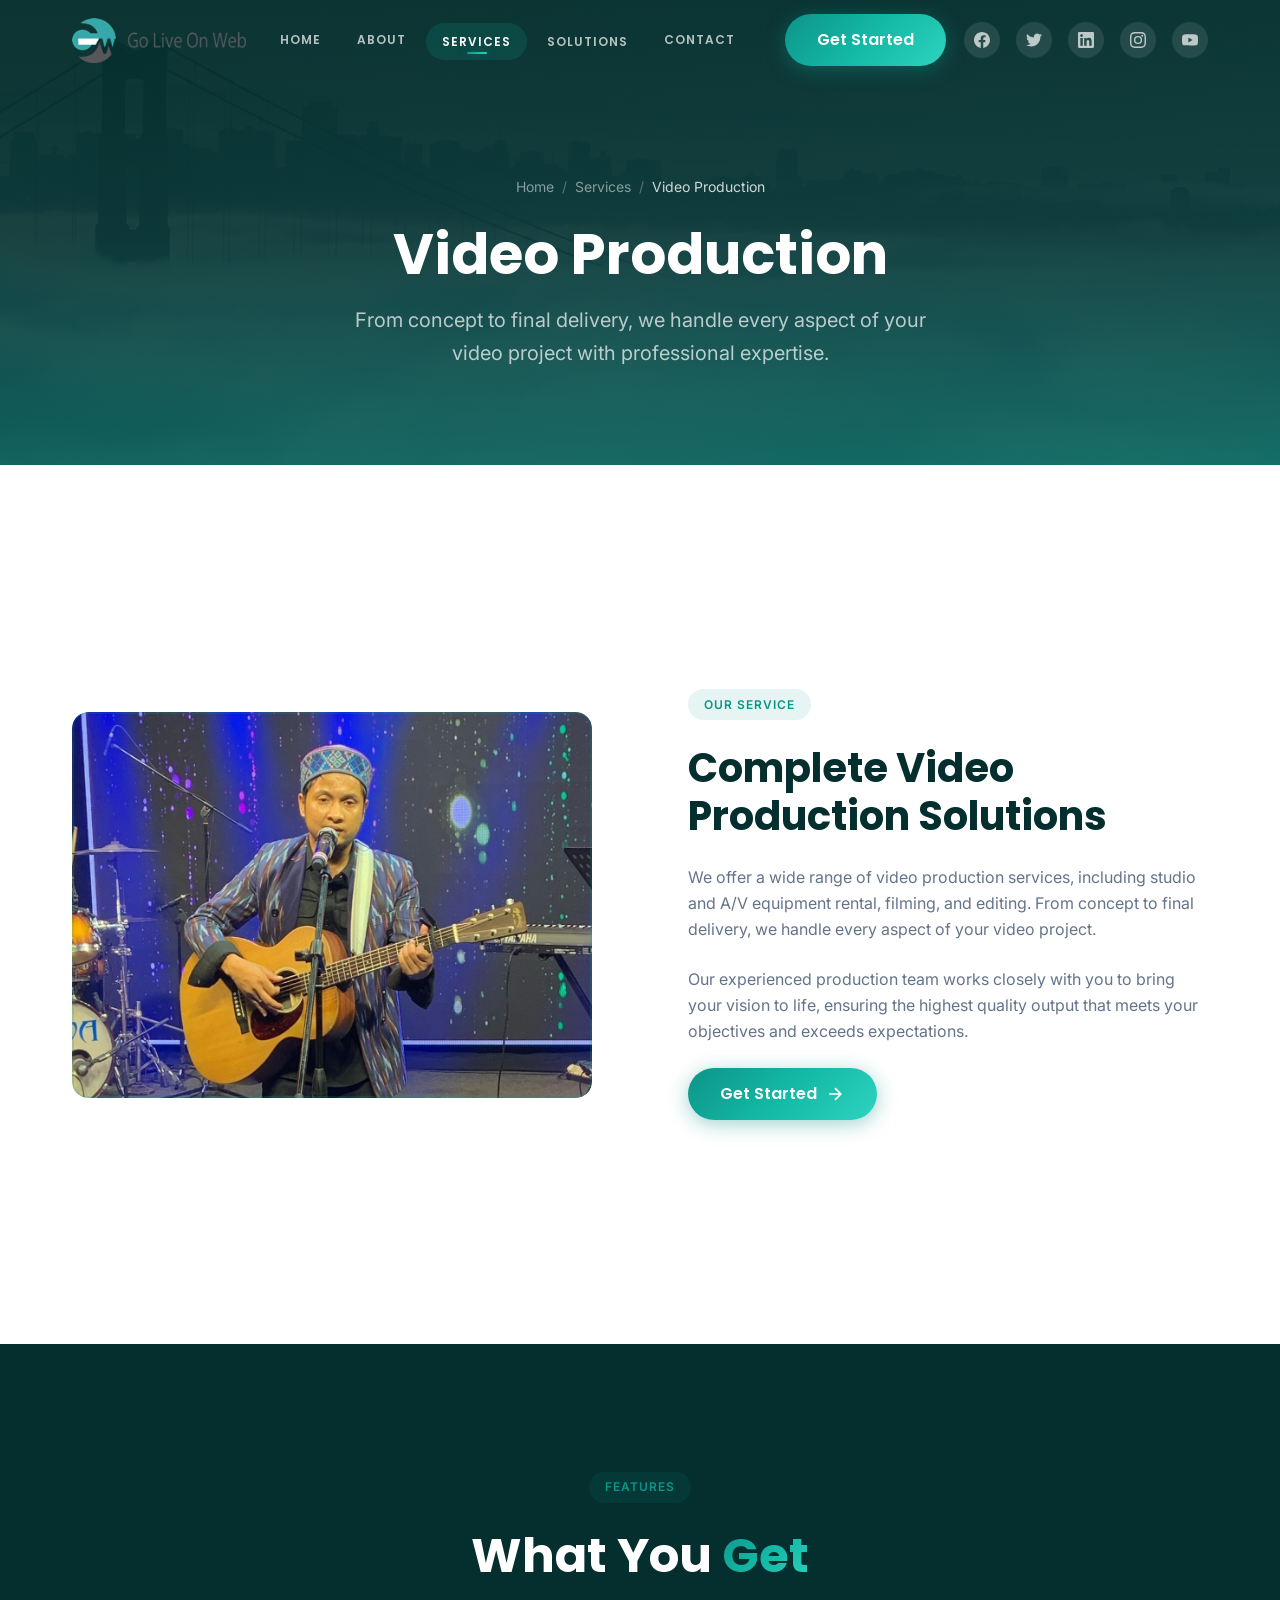
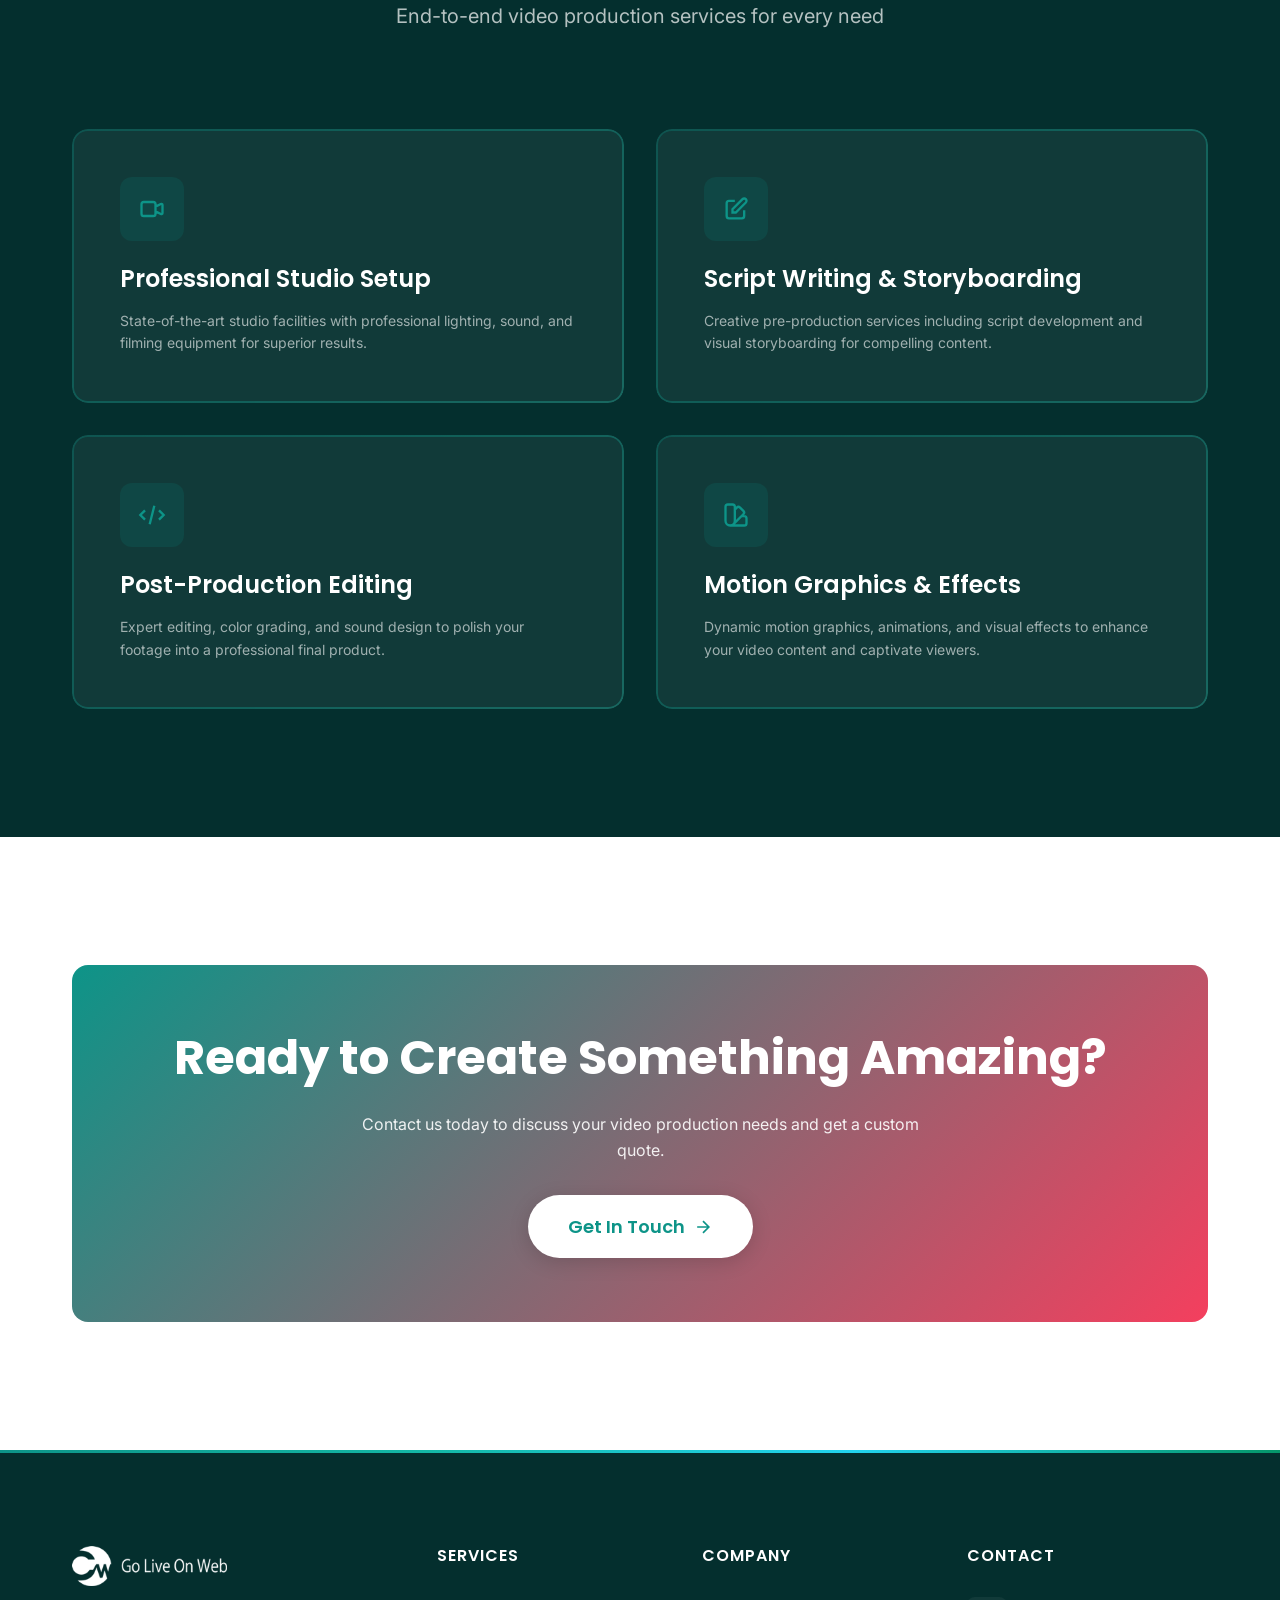
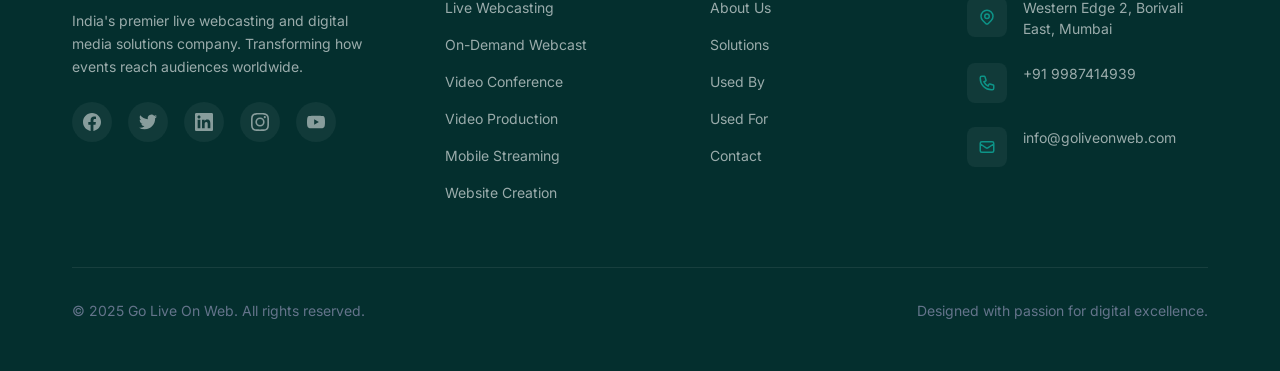
<file: VideoProduction.html>
<!DOCTYPE html>
<html lang="en">
<head>
  <meta charset="UTF-8">
  <meta name="viewport" content="width=device-width, initial-scale=1.0">
  <meta name="description" content="Professional video production services including studio rental, filming, editing, and motion graphics.">
  <title>Video Production | Go Live On Web</title>
  <link rel="icon" href="images/icons/favicon.png">
  <link rel="preconnect" href="https://fonts.googleapis.com">
  <link rel="preconnect" href="https://fonts.gstatic.com" crossorigin>
  <link href="https://fonts.googleapis.com/css2?family=Inter:wght@400;500;600;700&family=Poppins:wght@600;700;800&display=swap" rel="stylesheet">
  <link rel="stylesheet" href="css/variables.css">
  <link rel="stylesheet" href="css/base.css">
  <link rel="stylesheet" href="css/layout.css">
  <link rel="stylesheet" href="css/components.css">
  <link rel="stylesheet" href="css/animations.css">
  <link rel="stylesheet" href="css/responsive.css">
</head>
<body>

  <!-- HEADER -->
  <header class="header header--solid">
    <div class="container header__inner">
      <a href="index.html" class="header__logo">
        <img src="images/goliveonweb.png" alt="Go Live On Web">
      </a>

      <nav class="header__nav">
        <a href="index.html" class="header__nav-link">Home</a>
        <a href="index.html#about" class="header__nav-link">About</a>
        <div class="header__nav-item">
          <a href="service.html" class="header__nav-link active">Services</a>
          <div class="header__dropdown">
            <a href="LiveWebcasting.html">Live Webcasting</a>
            <a href="Ondemand.html">On-Demand / Archived Webcast</a>
            <a href="VideoConference.html">Video Conference</a>
            <a href="VideoProduction.html">Video Production</a>
            <a href="MobileStreaming.html">Mobile Streaming</a>
            <a href="WebsiteCreation.html">Website Creation</a>
          </div>
        </div>
        <div class="header__nav-item">
          <a href="solution.html" class="header__nav-link">Solutions</a>
          <div class="header__dropdown">
            <a href="usedby.html">Used By</a>
            <a href="usedfor.html">Used For</a>
          </div>
        </div>
        <a href="contact.html" class="header__nav-link">Contact</a>
      </nav>

      <a href="contact.html" class="btn btn--primary btn--sm header__cta">Get Started</a>

      <div class="social-bar">
        <a href="https://www.facebook.com/goliveonweb" target="_blank" aria-label="Facebook">
          <svg width="16" height="16" fill="currentColor" viewBox="0 0 24 24"><path d="M24 12.073c0-6.627-5.373-12-12-12s-12 5.373-12 12c0 5.99 4.388 10.954 10.125 11.854v-8.385H7.078v-3.47h3.047V9.43c0-3.007 1.792-4.669 4.533-4.669 1.312 0 2.686.235 2.686.235v2.953H15.83c-1.491 0-1.956.925-1.956 1.874v2.25h3.328l-.532 3.47h-2.796v8.385C19.612 23.027 24 18.062 24 12.073z"/></svg>
        </a>
        <a href="https://twitter.com/goliveonweb" target="_blank" aria-label="Twitter">
          <svg width="16" height="16" fill="currentColor" viewBox="0 0 24 24"><path d="M23.953 4.57a10 10 0 01-2.825.775 4.958 4.958 0 002.163-2.723c-.951.555-2.005.959-3.127 1.184a4.92 4.92 0 00-8.384 4.482C7.69 8.095 4.067 6.13 1.64 3.162a4.822 4.822 0 00-.666 2.475c0 1.71.87 3.213 2.188 4.096a4.904 4.904 0 01-2.228-.616v.06a4.923 4.923 0 003.946 4.827 4.996 4.996 0 01-2.212.085 4.936 4.936 0 004.604 3.417 9.867 9.867 0 01-6.102 2.105c-.39 0-.779-.023-1.17-.067a13.995 13.995 0 007.557 2.209c9.053 0 13.998-7.496 13.998-13.985 0-.21 0-.42-.015-.63A9.935 9.935 0 0024 4.59z"/></svg>
        </a>
        <a href="https://www.linkedin.com/in/rishi-kanswal-bb2317104/" target="_blank" aria-label="LinkedIn">
          <svg width="16" height="16" fill="currentColor" viewBox="0 0 24 24"><path d="M20.447 20.452h-3.554v-5.569c0-1.328-.027-3.037-1.852-3.037-1.853 0-2.136 1.445-2.136 2.939v5.667H9.351V9h3.414v1.561h.046c.477-.9 1.637-1.85 3.37-1.85 3.601 0 4.267 2.37 4.267 5.455v6.286zM5.337 7.433c-1.144 0-2.063-.926-2.063-2.065 0-1.138.92-2.063 2.063-2.063 1.14 0 2.064.925 2.064 2.063 0 1.139-.925 2.065-2.064 2.065zm1.782 13.019H3.555V9h3.564v11.452zM22.225 0H1.771C.792 0 0 .774 0 1.729v20.542C0 23.227.792 24 1.771 24h20.451C23.2 24 24 23.227 24 22.271V1.729C24 .774 23.2 0 22.222 0h.003z"/></svg>
        </a>
        <a href="https://www.instagram.com/goliveonweb_rk/" target="_blank" aria-label="Instagram">
          <svg width="16" height="16" fill="currentColor" viewBox="0 0 24 24"><path d="M12 2.163c3.204 0 3.584.012 4.85.07 3.252.148 4.771 1.691 4.919 4.919.058 1.265.069 1.645.069 4.849 0 3.205-.012 3.584-.069 4.849-.149 3.225-1.664 4.771-4.919 4.919-1.266.058-1.644.07-4.85.07-3.204 0-3.584-.012-4.849-.07-3.26-.149-4.771-1.699-4.919-4.92-.058-1.265-.07-1.644-.07-4.849 0-3.204.013-3.583.07-4.849.149-3.227 1.664-4.771 4.919-4.919 1.266-.057 1.645-.069 4.849-.069zM12 0C8.741 0 8.333.014 7.053.072 2.695.272.273 2.69.073 7.052.014 8.333 0 8.741 0 12c0 3.259.014 3.668.072 4.948.2 4.358 2.618 6.78 6.98 6.98C8.333 23.986 8.741 24 12 24c3.259 0 3.668-.014 4.948-.072 4.354-.2 6.782-2.618 6.979-6.98.059-1.28.073-1.689.073-4.948 0-3.259-.014-3.667-.072-4.947-.196-4.354-2.617-6.78-6.979-6.98C15.668.014 15.259 0 12 0zm0 5.838a6.162 6.162 0 100 12.324 6.162 6.162 0 000-12.324zM12 16a4 4 0 110-8 4 4 0 010 8zm6.406-11.845a1.44 1.44 0 100 2.881 1.44 1.44 0 000-2.881z"/></svg>
        </a>
        <a href="https://www.youtube.com/channel/UCeTRzE7ubbzjwykTMzflrrQ" target="_blank" aria-label="YouTube">
          <svg width="16" height="16" fill="currentColor" viewBox="0 0 24 24"><path d="M23.498 6.186a3.016 3.016 0 00-2.122-2.136C19.505 3.545 12 3.545 12 3.545s-7.505 0-9.377.505A3.017 3.017 0 00.502 6.186C0 8.07 0 12 0 12s0 3.93.502 5.814a3.016 3.016 0 002.122 2.136c1.871.505 9.376.505 9.376.505s7.505 0 9.377-.505a3.015 3.015 0 002.122-2.136C24 15.93 24 12 24 12s0-3.93-.502-5.814zM9.545 15.568V8.432L15.818 12l-6.273 3.568z"/></svg>
        </a>
      </div>

      <button class="nav-toggle" aria-label="Toggle navigation">
        <span></span><span></span><span></span>
      </button>
    </div>
  </header>

  <!-- MOBILE NAV -->
  <div class="mobile-nav">
    <a href="index.html">Home</a>
    <a href="index.html#about">About</a>
    <a href="service.html">Services</a>
    <a href="solution.html">Solutions</a>
    <a href="contact.html">Contact</a>
  </div>

  <!-- PAGE HERO -->
  <section class="page-hero">
    <div class="page-hero__bg">
      <img src="images/banner3.jpg" alt="" class="page-hero__bg-image">
      <div class="page-hero__overlay"></div>
    </div>
    <div class="container page-hero__content">
      <nav class="breadcrumb">
        <a href="index.html">Home</a>
        <span>/</span>
        <a href="service.html">Services</a>
        <span>/</span>
        <span class="breadcrumb__current">Video Production</span>
      </nav>
      <h1 class="page-hero__title">Video Production</h1>
      <p class="page-hero__subtitle">From concept to final delivery, we handle every aspect of your video project with professional expertise.</p>
    </div>
  </section>

  <!-- SERVICE DESCRIPTION -->
  <section class="section">
    <div class="container">
      <div class="content-block">
        <div class="content-block__image reveal--left">
          <img src="images/img2.jpeg" alt="Video Production">
        </div>
        <div class="reveal--right">
          <div class="content-block__tag">Our Service</div>
          <h3 class="content-block__title">Complete Video Production Solutions</h3>
          <p class="content-block__text">We offer a wide range of video production services, including studio and A/V equipment rental, filming, and editing. From concept to final delivery, we handle every aspect of your video project.</p>
          <p class="content-block__text">Our experienced production team works closely with you to bring your vision to life, ensuring the highest quality output that meets your objectives and exceeds expectations.</p>
          <a href="contact.html" class="btn btn--primary">
            Get Started
            <svg width="20" height="20" fill="none" stroke="currentColor" stroke-width="2" viewBox="0 0 24 24"><path d="M5 12h14M12 5l7 7-7 7"/></svg>
          </a>
        </div>
      </div>
    </div>
  </section>

  <!-- FEATURES -->
  <section class="section section--dark">
    <div class="container">
      <div class="section-header reveal">
        <div class="content-block__tag">Features</div>
        <h2>What You <span class="text-gradient">Get</span></h2>
        <p>End-to-end video production services for every need</p>
      </div>

      <div class="grid grid--2">
        <div class="card card--gradient-border reveal delay-100">
          <div class="card__icon">
            <svg width="28" height="28" fill="none" stroke="var(--color-primary)" stroke-width="2" viewBox="0 0 24 24"><path d="M15 10l4.553-2.276A1 1 0 0121 8.618v6.764a1 1 0 01-1.447.894L15 14M5 18h8a2 2 0 002-2V8a2 2 0 00-2-2H5a2 2 0 00-2 2v8a2 2 0 002 2z"/></svg>
          </div>
          <h4 class="card__title">Professional Studio Setup</h4>
          <p class="card__text">State-of-the-art studio facilities with professional lighting, sound, and filming equipment for superior results.</p>
        </div>

        <div class="card card--gradient-border reveal delay-200">
          <div class="card__icon">
            <svg width="28" height="28" fill="none" stroke="var(--color-primary)" stroke-width="2" viewBox="0 0 24 24"><path d="M11 5H6a2 2 0 00-2 2v11a2 2 0 002 2h11a2 2 0 002-2v-5m-1.414-9.414a2 2 0 112.828 2.828L11.828 15H9v-2.828l8.586-8.586z"/></svg>
          </div>
          <h4 class="card__title">Script Writing & Storyboarding</h4>
          <p class="card__text">Creative pre-production services including script development and visual storyboarding for compelling content.</p>
        </div>

        <div class="card card--gradient-border reveal delay-300">
          <div class="card__icon">
            <svg width="28" height="28" fill="none" stroke="var(--color-primary)" stroke-width="2" viewBox="0 0 24 24"><path d="M10 20l4-16m4 4l4 4-4 4M6 16l-4-4 4-4"/></svg>
          </div>
          <h4 class="card__title">Post-Production Editing</h4>
          <p class="card__text">Expert editing, color grading, and sound design to polish your footage into a professional final product.</p>
        </div>

        <div class="card card--gradient-border reveal delay-400">
          <div class="card__icon">
            <svg width="28" height="28" fill="none" stroke="var(--color-primary)" stroke-width="2" viewBox="0 0 24 24"><path d="M7 21a4 4 0 01-4-4V5a2 2 0 012-2h4a2 2 0 012 2v12a4 4 0 01-4 4zm0 0h12a2 2 0 002-2v-4a2 2 0 00-2-2h-2.343M11 7.343l1.657-1.657a2 2 0 012.828 0l2.829 2.829a2 2 0 010 2.828l-8.486 8.485M7 17h.01"/></svg>
          </div>
          <h4 class="card__title">Motion Graphics & Effects</h4>
          <p class="card__text">Dynamic motion graphics, animations, and visual effects to enhance your video content and captivate viewers.</p>
        </div>
      </div>
    </div>
  </section>

  <!-- CTA -->
  <section class="section">
    <div class="container">
      <div class="cta reveal" style="text-align:center;padding:var(--spacing-3xl) var(--spacing-2xl);background:linear-gradient(135deg,var(--color-primary),var(--color-accent));border-radius:var(--radius-xl);">
        <h2 style="color:var(--color-white);margin-bottom:var(--spacing-lg);">Ready to Create Something Amazing?</h2>
        <p style="color:rgba(255,255,255,0.9);margin-bottom:var(--spacing-xl);max-width:600px;margin-left:auto;margin-right:auto;">Contact us today to discuss your video production needs and get a custom quote.</p>
        <a href="contact.html" class="btn btn--white btn--lg">
          Get In Touch
          <svg width="20" height="20" fill="none" stroke="currentColor" stroke-width="2" viewBox="0 0 24 24"><path d="M5 12h14M12 5l7 7-7 7"/></svg>
        </a>
      </div>
    </div>
  </section>

  <!-- FOOTER -->
  <footer class="footer">
    <div class="container">
      <div class="footer__grid">
        <div class="footer__brand">
          <a href="index.html">
            <img src="images/goliveonweb.png" alt="Go Live On Web" style="height:40px;filter:brightness(0) invert(1);">
          </a>
          <p>India's premier live webcasting and digital media solutions company. Transforming how events reach audiences worldwide.</p>
          <div class="footer__socials" style="margin-top:var(--spacing-lg);">
            <a href="https://www.facebook.com/goliveonweb" target="_blank" class="footer__social-link" aria-label="Facebook">
              <svg width="18" height="18" fill="currentColor" viewBox="0 0 24 24"><path d="M24 12.073c0-6.627-5.373-12-12-12s-12 5.373-12 12c0 5.99 4.388 10.954 10.125 11.854v-8.385H7.078v-3.47h3.047V9.43c0-3.007 1.792-4.669 4.533-4.669 1.312 0 2.686.235 2.686.235v2.953H15.83c-1.491 0-1.956.925-1.956 1.874v2.25h3.328l-.532 3.47h-2.796v8.385C19.612 23.027 24 18.062 24 12.073z"/></svg>
            </a>
            <a href="https://twitter.com/goliveonweb" target="_blank" class="footer__social-link" aria-label="Twitter">
              <svg width="18" height="18" fill="currentColor" viewBox="0 0 24 24"><path d="M23.953 4.57a10 10 0 01-2.825.775 4.958 4.958 0 002.163-2.723c-.951.555-2.005.959-3.127 1.184a4.92 4.92 0 00-8.384 4.482C7.69 8.095 4.067 6.13 1.64 3.162a4.822 4.822 0 00-.666 2.475c0 1.71.87 3.213 2.188 4.096a4.904 4.904 0 01-2.228-.616v.06a4.923 4.923 0 003.946 4.827 4.996 4.996 0 01-2.212.085 4.936 4.936 0 004.604 3.417 9.867 9.867 0 01-6.102 2.105c-.39 0-.779-.023-1.17-.067a13.995 13.995 0 007.557 2.209c9.053 0 13.998-7.496 13.998-13.985 0-.21 0-.42-.015-.63A9.935 9.935 0 0024 4.59z"/></svg>
            </a>
            <a href="https://www.linkedin.com/in/rishi-kanswal-bb2317104/" target="_blank" class="footer__social-link" aria-label="LinkedIn">
              <svg width="18" height="18" fill="currentColor" viewBox="0 0 24 24"><path d="M20.447 20.452h-3.554v-5.569c0-1.328-.027-3.037-1.852-3.037-1.853 0-2.136 1.445-2.136 2.939v5.667H9.351V9h3.414v1.561h.046c.477-.9 1.637-1.85 3.37-1.85 3.601 0 4.267 2.37 4.267 5.455v6.286zM5.337 7.433c-1.144 0-2.063-.926-2.063-2.065 0-1.138.92-2.063 2.063-2.063 1.14 0 2.064.925 2.064 2.063 0 1.139-.925 2.065-2.064 2.065zm1.782 13.019H3.555V9h3.564v11.452zM22.225 0H1.771C.792 0 0 .774 0 1.729v20.542C0 23.227.792 24 1.771 24h20.451C23.2 24 24 23.227 24 22.271V1.729C24 .774 23.2 0 22.222 0h.003z"/></svg>
            </a>
            <a href="https://www.instagram.com/goliveonweb_rk/" target="_blank" class="footer__social-link" aria-label="Instagram">
              <svg width="18" height="18" fill="currentColor" viewBox="0 0 24 24"><path d="M12 2.163c3.204 0 3.584.012 4.85.07 3.252.148 4.771 1.691 4.919 4.919.058 1.265.069 1.645.069 4.849 0 3.205-.012 3.584-.069 4.849-.149 3.225-1.664 4.771-4.919 4.919-1.266.058-1.644.07-4.85.07-3.204 0-3.584-.012-4.849-.07-3.26-.149-4.771-1.699-4.919-4.92-.058-1.265-.07-1.644-.07-4.849 0-3.204.013-3.583.07-4.849.149-3.227 1.664-4.771 4.919-4.919 1.266-.057 1.645-.069 4.849-.069zM12 0C8.741 0 8.333.014 7.053.072 2.695.272.273 2.69.073 7.052.014 8.333 0 8.741 0 12c0 3.259.014 3.668.072 4.948.2 4.358 2.618 6.78 6.98 6.98C8.333 23.986 8.741 24 12 24c3.259 0 3.668-.014 4.948-.072 4.354-.2 6.782-2.618 6.979-6.98.059-1.28.073-1.689.073-4.948 0-3.259-.014-3.667-.072-4.947-.196-4.354-2.617-6.78-6.979-6.98C15.668.014 15.259 0 12 0zm0 5.838a6.162 6.162 0 100 12.324 6.162 6.162 0 000-12.324zM12 16a4 4 0 110-8 4 4 0 010 8zm6.406-11.845a1.44 1.44 0 100 2.881 1.44 1.44 0 000-2.881z"/></svg>
            </a>
            <a href="https://www.youtube.com/channel/UCeTRzE7ubbzjwykTMzflrrQ" target="_blank" class="footer__social-link" aria-label="YouTube">
              <svg width="18" height="18" fill="currentColor" viewBox="0 0 24 24"><path d="M23.498 6.186a3.016 3.016 0 00-2.122-2.136C19.505 3.545 12 3.545 12 3.545s-7.505 0-9.377.505A3.017 3.017 0 00.502 6.186C0 8.07 0 12 0 12s0 3.93.502 5.814a3.016 3.016 0 002.122 2.136c1.871.505 9.376.505 9.376.505s7.505 0 9.377-.505a3.015 3.015 0 002.122-2.136C24 15.93 24 12 24 12s0-3.93-.502-5.814zM9.545 15.568V8.432L15.818 12l-6.273 3.568z"/></svg>
            </a>
          </div>
        </div>

        <div>
          <h5 class="footer__heading">Services</h5>
          <div class="footer__links">
            <a href="LiveWebcasting.html">Live Webcasting</a>
            <a href="Ondemand.html">On-Demand Webcast</a>
            <a href="VideoConference.html">Video Conference</a>
            <a href="VideoProduction.html">Video Production</a>
            <a href="MobileStreaming.html">Mobile Streaming</a>
            <a href="WebsiteCreation.html">Website Creation</a>
          </div>
        </div>

        <div>
          <h5 class="footer__heading">Company</h5>
          <div class="footer__links">
            <a href="about.html">About Us</a>
            <a href="solution.html">Solutions</a>
            <a href="usedby.html">Used By</a>
            <a href="usedfor.html">Used For</a>
            <a href="contact.html">Contact</a>
          </div>
        </div>

        <div>
          <h5 class="footer__heading">Contact</h5>
          <div class="footer__contact-item">
            <div class="footer__contact-icon">
              <svg width="18" height="18" fill="none" stroke="currentColor" stroke-width="2" viewBox="0 0 24 24"><path d="M17.657 16.657L13.414 20.9a1.998 1.998 0 01-2.827 0l-4.244-4.243a8 8 0 1111.314 0z"/><path d="M15 11a3 3 0 11-6 0 3 3 0 016 0z"/></svg>
            </div>
            <span>Western Edge 2, Borivali East, Mumbai</span>
          </div>
          <div class="footer__contact-item">
            <div class="footer__contact-icon">
              <svg width="18" height="18" fill="none" stroke="currentColor" stroke-width="2" viewBox="0 0 24 24"><path d="M3 5a2 2 0 012-2h3.28a1 1 0 01.948.684l1.498 4.493a1 1 0 01-.502 1.21l-2.257 1.13a11.042 11.042 0 005.516 5.516l1.13-2.257a1 1 0 011.21-.502l4.493 1.498a1 1 0 01.684.949V19a2 2 0 01-2 2h-1C9.716 21 3 14.284 3 6V5z"/></svg>
            </div>
            <span><a href="tel:+919987414939" style="color:rgba(255,255,255,0.6);transition:color 0.3s;" onmouseover="this.style.color='white'" onmouseout="this.style.color='rgba(255,255,255,0.6)'">+91 9987414939</a></span>
          </div>
          <div class="footer__contact-item">
            <div class="footer__contact-icon">
              <svg width="18" height="18" fill="none" stroke="currentColor" stroke-width="2" viewBox="0 0 24 24"><path d="M3 8l7.89 5.26a2 2 0 002.22 0L21 8M5 19h14a2 2 0 002-2V7a2 2 0 00-2-2H5a2 2 0 00-2 2v10a2 2 0 002 2z"/></svg>
            </div>
            <span><a href="mailto:info@goliveonweb.com" style="color:rgba(255,255,255,0.6);transition:color 0.3s;" onmouseover="this.style.color='white'" onmouseout="this.style.color='rgba(255,255,255,0.6)'">info@goliveonweb.com</a></span>
          </div>
        </div>
      </div>

      <div class="footer__bottom">
        <p>&copy; 2025 Go Live On Web. All rights reserved.</p>
        <p>Designed with passion for digital excellence.</p>
      </div>
    </div>
  </footer>

  <!-- BACK TO TOP -->
  <button class="back-to-top" aria-label="Back to top">
    <svg width="20" height="20" fill="none" stroke="currentColor" stroke-width="2.5" viewBox="0 0 24 24"><path d="M18 15l-6-6-6 6"/></svg>
  </button>

  <script src="js/main.js"></script>
  <script src="js/animations.js"></script>
</body>
</html>
</file>
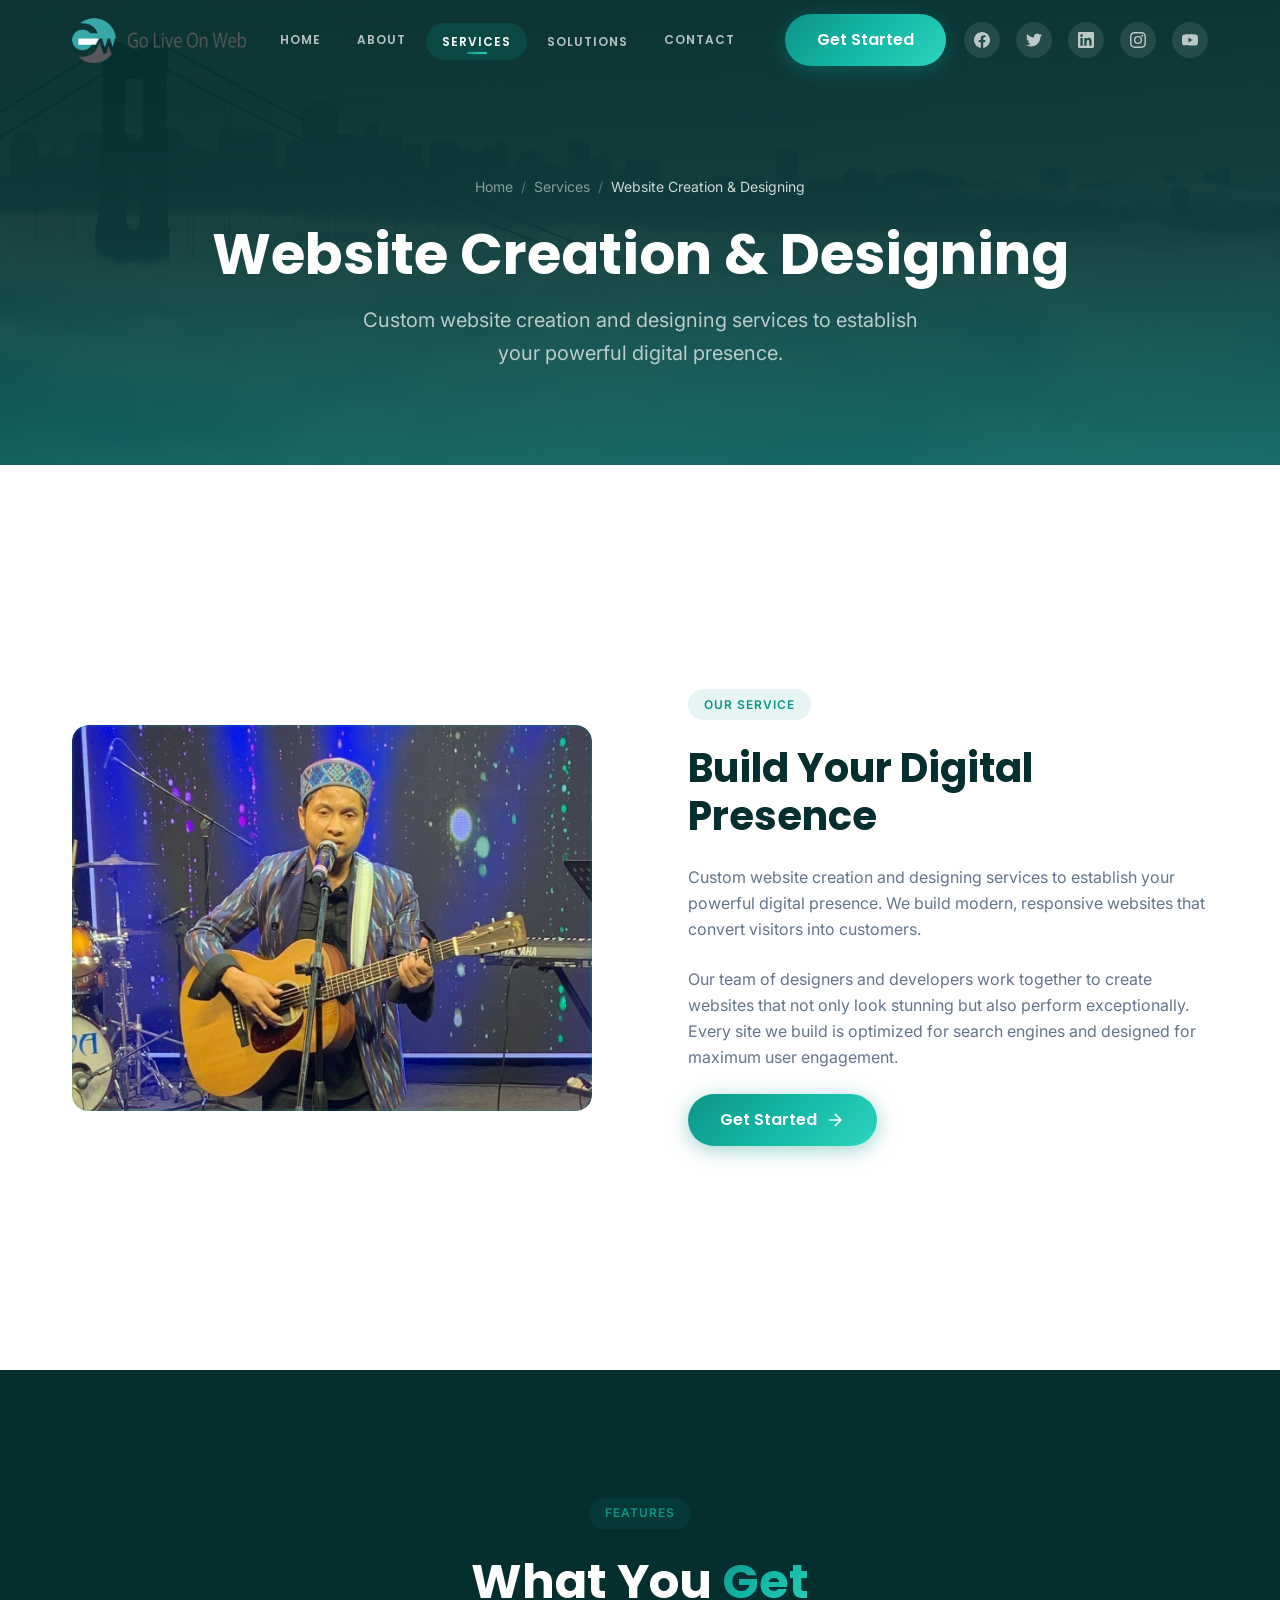
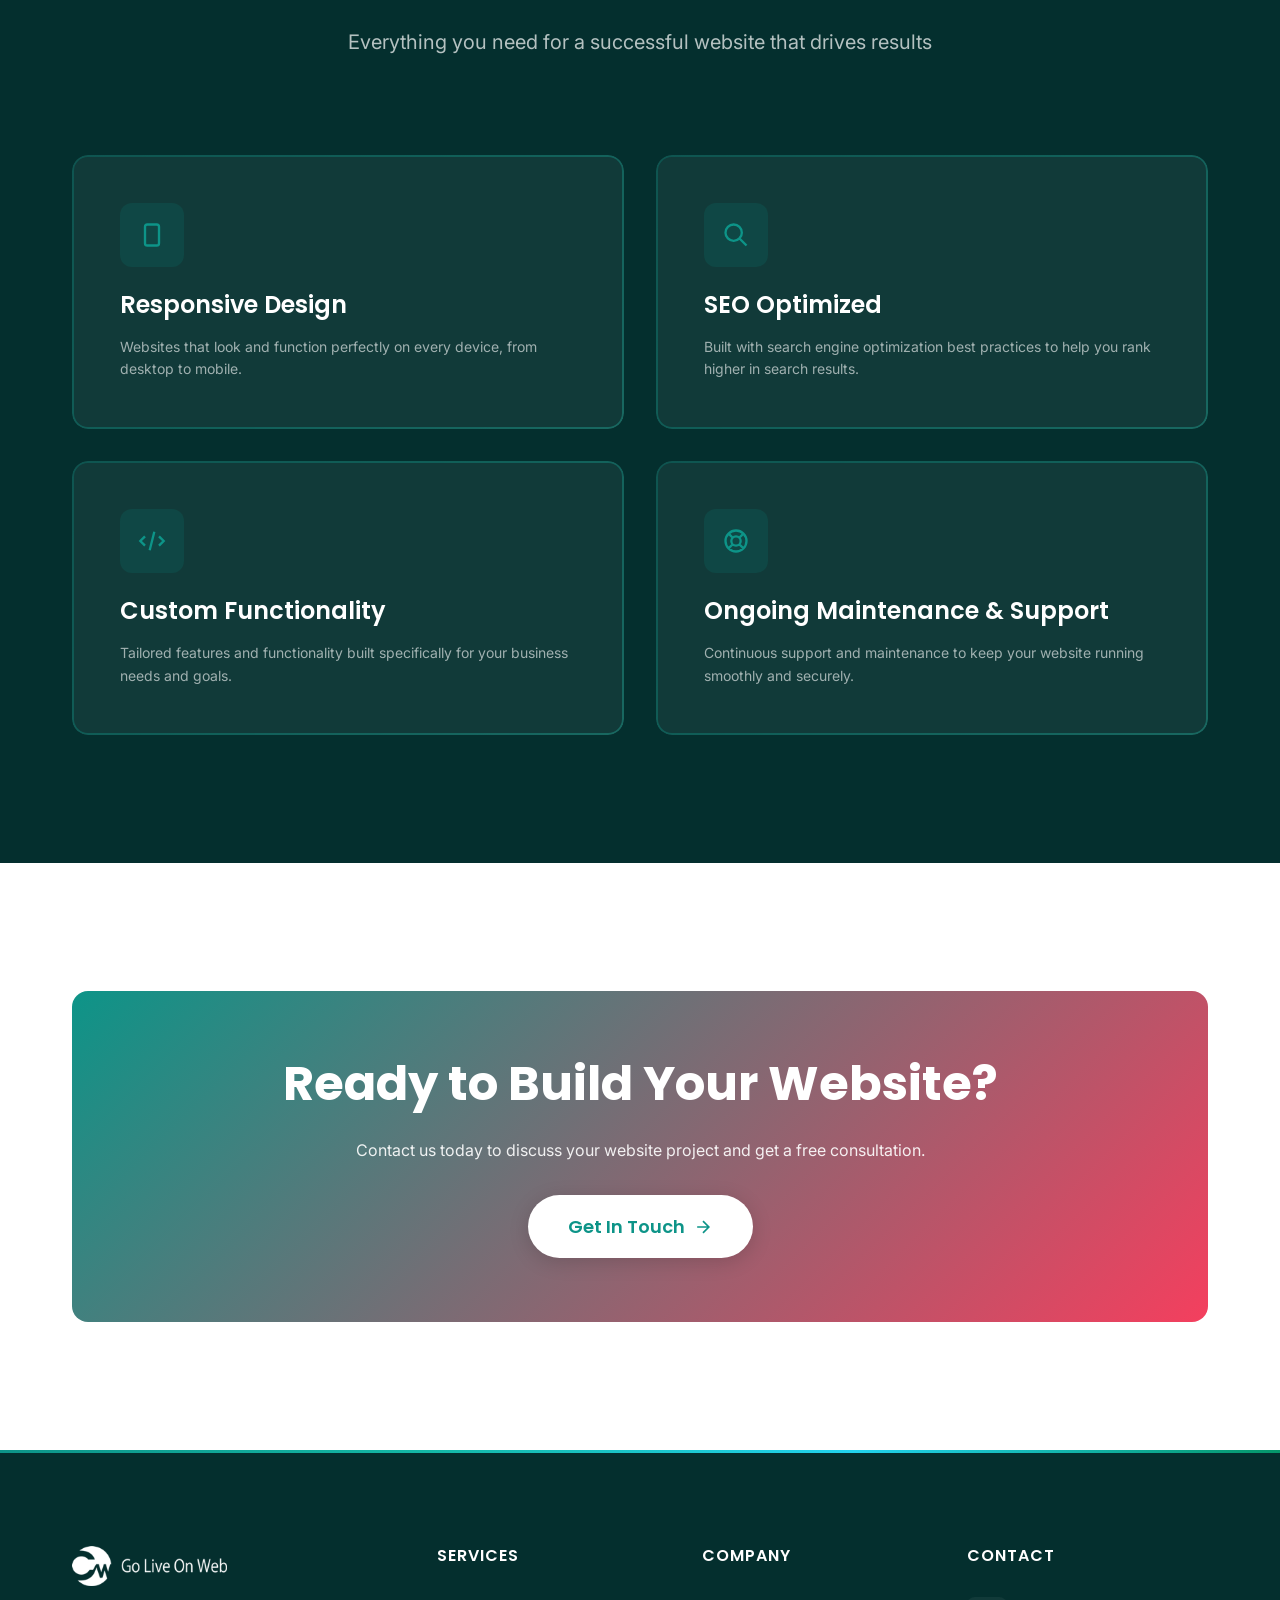
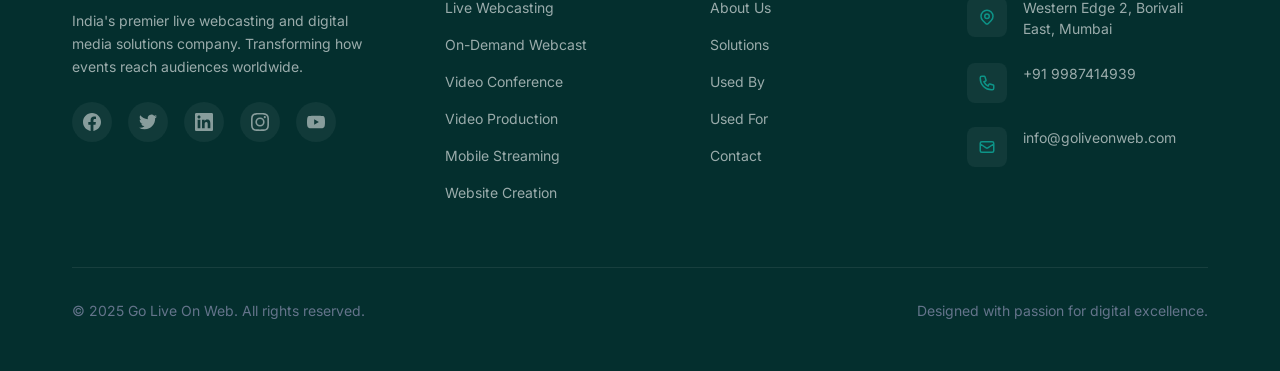
<file: WebsiteCreation.html>
<!DOCTYPE html>
<html lang="en">
<head>
  <meta charset="UTF-8">
  <meta name="viewport" content="width=device-width, initial-scale=1.0">
  <meta name="description" content="Custom website creation and designing services to establish your powerful digital presence.">
  <title>Website Creation & Designing | Go Live On Web</title>
  <link rel="icon" href="images/icons/favicon.png">
  <link rel="preconnect" href="https://fonts.googleapis.com">
  <link rel="preconnect" href="https://fonts.gstatic.com" crossorigin>
  <link href="https://fonts.googleapis.com/css2?family=Inter:wght@400;500;600;700&family=Poppins:wght@600;700;800&display=swap" rel="stylesheet">
  <link rel="stylesheet" href="css/variables.css">
  <link rel="stylesheet" href="css/base.css">
  <link rel="stylesheet" href="css/layout.css">
  <link rel="stylesheet" href="css/components.css">
  <link rel="stylesheet" href="css/animations.css">
  <link rel="stylesheet" href="css/responsive.css">
</head>
<body>

  <!-- HEADER -->
  <header class="header header--solid">
    <div class="container header__inner">
      <a href="index.html" class="header__logo">
        <img src="images/goliveonweb.png" alt="Go Live On Web">
      </a>
      <nav class="header__nav">
        <a href="index.html" class="header__nav-link">Home</a>
        <a href="index.html#about" class="header__nav-link">About</a>
        <div class="header__nav-item">
          <a href="service.html" class="header__nav-link active">Services</a>
          <div class="header__dropdown">
            <a href="LiveWebcasting.html">Live Webcasting</a>
            <a href="Ondemand.html">On-Demand / Archived Webcast</a>
            <a href="VideoConference.html">Video Conference</a>
            <a href="VideoProduction.html">Video Production</a>
            <a href="MobileStreaming.html">Mobile Streaming</a>
            <a href="WebsiteCreation.html">Website Creation</a>
          </div>
        </div>
        <div class="header__nav-item">
          <a href="solution.html" class="header__nav-link">Solutions</a>
          <div class="header__dropdown">
            <a href="usedby.html">Used By</a>
            <a href="usedfor.html">Used For</a>
          </div>
        </div>
        <a href="contact.html" class="header__nav-link">Contact</a>
      </nav>
      <a href="contact.html" class="btn btn--primary btn--sm header__cta">Get Started</a>
      <div class="social-bar">
        <a href="https://www.facebook.com/goliveonweb" target="_blank" aria-label="Facebook"><svg width="16" height="16" fill="currentColor" viewBox="0 0 24 24"><path d="M24 12.073c0-6.627-5.373-12-12-12s-12 5.373-12 12c0 5.99 4.388 10.954 10.125 11.854v-8.385H7.078v-3.47h3.047V9.43c0-3.007 1.792-4.669 4.533-4.669 1.312 0 2.686.235 2.686.235v2.953H15.83c-1.491 0-1.956.925-1.956 1.874v2.25h3.328l-.532 3.47h-2.796v8.385C19.612 23.027 24 18.062 24 12.073z"/></svg></a>
        <a href="https://twitter.com/goliveonweb" target="_blank" aria-label="Twitter"><svg width="16" height="16" fill="currentColor" viewBox="0 0 24 24"><path d="M23.953 4.57a10 10 0 01-2.825.775 4.958 4.958 0 002.163-2.723c-.951.555-2.005.959-3.127 1.184a4.92 4.92 0 00-8.384 4.482C7.69 8.095 4.067 6.13 1.64 3.162a4.822 4.822 0 00-.666 2.475c0 1.71.87 3.213 2.188 4.096a4.904 4.904 0 01-2.228-.616v.06a4.923 4.923 0 003.946 4.827 4.996 4.996 0 01-2.212.085 4.936 4.936 0 004.604 3.417 9.867 9.867 0 01-6.102 2.105c-.39 0-.779-.023-1.17-.067a13.995 13.995 0 007.557 2.209c9.053 0 13.998-7.496 13.998-13.985 0-.21 0-.42-.015-.63A9.935 9.935 0 0024 4.59z"/></svg></a>
        <a href="https://www.linkedin.com/in/rishi-kanswal-bb2317104/" target="_blank" aria-label="LinkedIn"><svg width="16" height="16" fill="currentColor" viewBox="0 0 24 24"><path d="M20.447 20.452h-3.554v-5.569c0-1.328-.027-3.037-1.852-3.037-1.853 0-2.136 1.445-2.136 2.939v5.667H9.351V9h3.414v1.561h.046c.477-.9 1.637-1.85 3.37-1.85 3.601 0 4.267 2.37 4.267 5.455v6.286zM5.337 7.433c-1.144 0-2.063-.926-2.063-2.065 0-1.138.92-2.063 2.063-2.063 1.14 0 2.064.925 2.064 2.063 0 1.139-.925 2.065-2.064 2.065zm1.782 13.019H3.555V9h3.564v11.452zM22.225 0H1.771C.792 0 0 .774 0 1.729v20.542C0 23.227.792 24 1.771 24h20.451C23.2 24 24 23.227 24 22.271V1.729C24 .774 23.2 0 22.222 0h.003z"/></svg></a>
        <a href="https://www.instagram.com/goliveonweb_rk/" target="_blank" aria-label="Instagram"><svg width="16" height="16" fill="currentColor" viewBox="0 0 24 24"><path d="M12 2.163c3.204 0 3.584.012 4.85.07 3.252.148 4.771 1.691 4.919 4.919.058 1.265.069 1.645.069 4.849 0 3.205-.012 3.584-.069 4.849-.149 3.225-1.664 4.771-4.919 4.919-1.266.058-1.644.07-4.85.07-3.204 0-3.584-.012-4.849-.07-3.26-.149-4.771-1.699-4.919-4.92-.058-1.265-.07-1.644-.07-4.849 0-3.204.013-3.583.07-4.849.149-3.227 1.664-4.771 4.919-4.919 1.266-.057 1.645-.069 4.849-.069zM12 0C8.741 0 8.333.014 7.053.072 2.695.272.273 2.69.073 7.052.014 8.333 0 8.741 0 12c0 3.259.014 3.668.072 4.948.2 4.358 2.618 6.78 6.98 6.98C8.333 23.986 8.741 24 12 24c3.259 0 3.668-.014 4.948-.072 4.354-.2 6.782-2.618 6.979-6.98.059-1.28.073-1.689.073-4.948 0-3.259-.014-3.667-.072-4.947-.196-4.354-2.617-6.78-6.979-6.98C15.668.014 15.259 0 12 0zm0 5.838a6.162 6.162 0 100 12.324 6.162 6.162 0 000-12.324zM12 16a4 4 0 110-8 4 4 0 010 8zm6.406-11.845a1.44 1.44 0 100 2.881 1.44 1.44 0 000-2.881z"/></svg></a>
        <a href="https://www.youtube.com/channel/UCeTRzE7ubbzjwykTMzflrrQ" target="_blank" aria-label="YouTube"><svg width="16" height="16" fill="currentColor" viewBox="0 0 24 24"><path d="M23.498 6.186a3.016 3.016 0 00-2.122-2.136C19.505 3.545 12 3.545 12 3.545s-7.505 0-9.377.505A3.017 3.017 0 00.502 6.186C0 8.07 0 12 0 12s0 3.93.502 5.814a3.016 3.016 0 002.122 2.136c1.871.505 9.376.505 9.376.505s7.505 0 9.377-.505a3.015 3.015 0 002.122-2.136C24 15.93 24 12 24 12s0-3.93-.502-5.814zM9.545 15.568V8.432L15.818 12l-6.273 3.568z"/></svg></a>
      </div>
      <button class="nav-toggle" aria-label="Toggle navigation"><span></span><span></span><span></span></button>
    </div>
  </header>

  <div class="mobile-nav">
    <a href="index.html">Home</a>
    <a href="index.html#about">About</a>
    <a href="service.html">Services</a>
    <a href="solution.html">Solutions</a>
    <a href="contact.html">Contact</a>
  </div>

  <!-- PAGE HERO -->
  <section class="page-hero">
    <div class="page-hero__bg">
      <img src="images/banner3.jpg" alt="" class="page-hero__bg-image">
      <div class="page-hero__overlay"></div>
    </div>
    <div class="container page-hero__content">
      <nav class="breadcrumb">
        <a href="index.html">Home</a>
        <span>/</span>
        <a href="service.html">Services</a>
        <span>/</span>
        <span class="breadcrumb__current">Website Creation & Designing</span>
      </nav>
      <h1 class="page-hero__title">Website Creation & Designing</h1>
      <p class="page-hero__subtitle">Custom website creation and designing services to establish your powerful digital presence.</p>
    </div>
  </section>

  <!-- SERVICE DESCRIPTION -->
  <section class="section">
    <div class="container">
      <div class="content-block">
        <div class="content-block__image reveal--left">
          <img src="images/img2.jpeg" alt="Website Creation">
        </div>
        <div class="reveal--right">
          <div class="content-block__tag">Our Service</div>
          <h3 class="content-block__title">Build Your Digital Presence</h3>
          <p class="content-block__text">Custom website creation and designing services to establish your powerful digital presence. We build modern, responsive websites that convert visitors into customers.</p>
          <p class="content-block__text">Our team of designers and developers work together to create websites that not only look stunning but also perform exceptionally. Every site we build is optimized for search engines and designed for maximum user engagement.</p>
          <a href="contact.html" class="btn btn--primary">
            Get Started
            <svg width="20" height="20" fill="none" stroke="currentColor" stroke-width="2" viewBox="0 0 24 24"><path d="M5 12h14M12 5l7 7-7 7"/></svg>
          </a>
        </div>
      </div>
    </div>
  </section>

  <!-- FEATURES -->
  <section class="section section--dark">
    <div class="container">
      <div class="section-header reveal">
        <div class="content-block__tag">Features</div>
        <h2>What You <span class="text-gradient">Get</span></h2>
        <p>Everything you need for a successful website that drives results</p>
      </div>
      <div class="grid grid--2">
        <div class="card card--gradient-border reveal delay-100">
          <div class="card__icon">
            <svg width="28" height="28" fill="none" stroke="var(--color-primary)" stroke-width="2" viewBox="0 0 24 24"><path d="M12 18h.01M8 21h8a2 2 0 002-2V5a2 2 0 00-2-2H8a2 2 0 00-2 2v14a2 2 0 002 2z"/></svg>
          </div>
          <h4 class="card__title">Responsive Design</h4>
          <p class="card__text">Websites that look and function perfectly on every device, from desktop to mobile.</p>
        </div>
        <div class="card card--gradient-border reveal delay-200">
          <div class="card__icon">
            <svg width="28" height="28" fill="none" stroke="var(--color-primary)" stroke-width="2" viewBox="0 0 24 24"><path d="M21 21l-6-6m2-5a7 7 0 11-14 0 7 7 0 0114 0z"/></svg>
          </div>
          <h4 class="card__title">SEO Optimized</h4>
          <p class="card__text">Built with search engine optimization best practices to help you rank higher in search results.</p>
        </div>
        <div class="card card--gradient-border reveal delay-300">
          <div class="card__icon">
            <svg width="28" height="28" fill="none" stroke="var(--color-primary)" stroke-width="2" viewBox="0 0 24 24"><path d="M10 20l4-16m4 4l4 4-4 4M6 16l-4-4 4-4"/></svg>
          </div>
          <h4 class="card__title">Custom Functionality</h4>
          <p class="card__text">Tailored features and functionality built specifically for your business needs and goals.</p>
        </div>
        <div class="card card--gradient-border reveal delay-400">
          <div class="card__icon">
            <svg width="28" height="28" fill="none" stroke="var(--color-primary)" stroke-width="2" viewBox="0 0 24 24"><path d="M18.364 5.636l-3.536 3.536m0 5.656l3.536 3.536M9.172 9.172L5.636 5.636m3.536 9.192l-3.536 3.536M21 12a9 9 0 11-18 0 9 9 0 0118 0zm-5 0a4 4 0 11-8 0 4 4 0 018 0z"/></svg>
          </div>
          <h4 class="card__title">Ongoing Maintenance & Support</h4>
          <p class="card__text">Continuous support and maintenance to keep your website running smoothly and securely.</p>
        </div>
      </div>
    </div>
  </section>

  <!-- CTA -->
  <section class="section">
    <div class="container">
      <div class="cta reveal" style="text-align:center;padding:var(--spacing-3xl) var(--spacing-2xl);background:linear-gradient(135deg,var(--color-primary),var(--color-accent));border-radius:var(--radius-xl);">
        <h2 style="color:var(--color-white);margin-bottom:var(--spacing-lg);">Ready to Build Your Website?</h2>
        <p style="color:rgba(255,255,255,0.9);margin-bottom:var(--spacing-xl);max-width:600px;margin-left:auto;margin-right:auto;">Contact us today to discuss your website project and get a free consultation.</p>
        <a href="contact.html" class="btn btn--white btn--lg">
          Get In Touch
          <svg width="20" height="20" fill="none" stroke="currentColor" stroke-width="2" viewBox="0 0 24 24"><path d="M5 12h14M12 5l7 7-7 7"/></svg>
        </a>
      </div>
    </div>
  </section>

  <!-- FOOTER -->
  <footer class="footer">
    <div class="container">
      <div class="footer__grid">
        <div class="footer__brand">
          <a href="index.html"><img src="images/goliveonweb.png" alt="Go Live On Web" style="height:40px;filter:brightness(0) invert(1);"></a>
          <p>India's premier live webcasting and digital media solutions company. Transforming how events reach audiences worldwide.</p>
          <div class="footer__socials" style="margin-top:var(--spacing-lg);">
            <a href="https://www.facebook.com/goliveonweb" target="_blank" class="footer__social-link" aria-label="Facebook"><svg width="18" height="18" fill="currentColor" viewBox="0 0 24 24"><path d="M24 12.073c0-6.627-5.373-12-12-12s-12 5.373-12 12c0 5.99 4.388 10.954 10.125 11.854v-8.385H7.078v-3.47h3.047V9.43c0-3.007 1.792-4.669 4.533-4.669 1.312 0 2.686.235 2.686.235v2.953H15.83c-1.491 0-1.956.925-1.956 1.874v2.25h3.328l-.532 3.47h-2.796v8.385C19.612 23.027 24 18.062 24 12.073z"/></svg></a>
            <a href="https://twitter.com/goliveonweb" target="_blank" class="footer__social-link" aria-label="Twitter"><svg width="18" height="18" fill="currentColor" viewBox="0 0 24 24"><path d="M23.953 4.57a10 10 0 01-2.825.775 4.958 4.958 0 002.163-2.723c-.951.555-2.005.959-3.127 1.184a4.92 4.92 0 00-8.384 4.482C7.69 8.095 4.067 6.13 1.64 3.162a4.822 4.822 0 00-.666 2.475c0 1.71.87 3.213 2.188 4.096a4.904 4.904 0 01-2.228-.616v.06a4.923 4.923 0 003.946 4.827 4.996 4.996 0 01-2.212.085 4.936 4.936 0 004.604 3.417 9.867 9.867 0 01-6.102 2.105c-.39 0-.779-.023-1.17-.067a13.995 13.995 0 007.557 2.209c9.053 0 13.998-7.496 13.998-13.985 0-.21 0-.42-.015-.63A9.935 9.935 0 0024 4.59z"/></svg></a>
            <a href="https://www.linkedin.com/in/rishi-kanswal-bb2317104/" target="_blank" class="footer__social-link" aria-label="LinkedIn"><svg width="18" height="18" fill="currentColor" viewBox="0 0 24 24"><path d="M20.447 20.452h-3.554v-5.569c0-1.328-.027-3.037-1.852-3.037-1.853 0-2.136 1.445-2.136 2.939v5.667H9.351V9h3.414v1.561h.046c.477-.9 1.637-1.85 3.37-1.85 3.601 0 4.267 2.37 4.267 5.455v6.286zM5.337 7.433c-1.144 0-2.063-.926-2.063-2.065 0-1.138.92-2.063 2.063-2.063 1.14 0 2.064.925 2.064 2.063 0 1.139-.925 2.065-2.064 2.065zm1.782 13.019H3.555V9h3.564v11.452zM22.225 0H1.771C.792 0 0 .774 0 1.729v20.542C0 23.227.792 24 1.771 24h20.451C23.2 24 24 23.227 24 22.271V1.729C24 .774 23.2 0 22.222 0h.003z"/></svg></a>
            <a href="https://www.instagram.com/goliveonweb_rk/" target="_blank" class="footer__social-link" aria-label="Instagram"><svg width="18" height="18" fill="currentColor" viewBox="0 0 24 24"><path d="M12 2.163c3.204 0 3.584.012 4.85.07 3.252.148 4.771 1.691 4.919 4.919.058 1.265.069 1.645.069 4.849 0 3.205-.012 3.584-.069 4.849-.149 3.225-1.664 4.771-4.919 4.919-1.266.058-1.644.07-4.85.07-3.204 0-3.584-.012-4.849-.07-3.26-.149-4.771-1.699-4.919-4.92-.058-1.265-.07-1.644-.07-4.849 0-3.204.013-3.583.07-4.849.149-3.227 1.664-4.771 4.919-4.919 1.266-.057 1.645-.069 4.849-.069zM12 0C8.741 0 8.333.014 7.053.072 2.695.272.273 2.69.073 7.052.014 8.333 0 8.741 0 12c0 3.259.014 3.668.072 4.948.2 4.358 2.618 6.78 6.98 6.98C8.333 23.986 8.741 24 12 24c3.259 0 3.668-.014 4.948-.072 4.354-.2 6.782-2.618 6.979-6.98.059-1.28.073-1.689.073-4.948 0-3.259-.014-3.667-.072-4.947-.196-4.354-2.617-6.78-6.979-6.98C15.668.014 15.259 0 12 0zm0 5.838a6.162 6.162 0 100 12.324 6.162 6.162 0 000-12.324zM12 16a4 4 0 110-8 4 4 0 010 8zm6.406-11.845a1.44 1.44 0 100 2.881 1.44 1.44 0 000-2.881z"/></svg></a>
            <a href="https://www.youtube.com/channel/UCeTRzE7ubbzjwykTMzflrrQ" target="_blank" class="footer__social-link" aria-label="YouTube"><svg width="18" height="18" fill="currentColor" viewBox="0 0 24 24"><path d="M23.498 6.186a3.016 3.016 0 00-2.122-2.136C19.505 3.545 12 3.545 12 3.545s-7.505 0-9.377.505A3.017 3.017 0 00.502 6.186C0 8.07 0 12 0 12s0 3.93.502 5.814a3.016 3.016 0 002.122 2.136c1.871.505 9.376.505 9.376.505s7.505 0 9.377-.505a3.015 3.015 0 002.122-2.136C24 15.93 24 12 24 12s0-3.93-.502-5.814zM9.545 15.568V8.432L15.818 12l-6.273 3.568z"/></svg></a>
          </div>
        </div>
        <div>
          <h5 class="footer__heading">Services</h5>
          <div class="footer__links">
            <a href="LiveWebcasting.html">Live Webcasting</a>
            <a href="Ondemand.html">On-Demand Webcast</a>
            <a href="VideoConference.html">Video Conference</a>
            <a href="VideoProduction.html">Video Production</a>
            <a href="MobileStreaming.html">Mobile Streaming</a>
            <a href="WebsiteCreation.html">Website Creation</a>
          </div>
        </div>
        <div>
          <h5 class="footer__heading">Company</h5>
          <div class="footer__links">
            <a href="about.html">About Us</a>
            <a href="solution.html">Solutions</a>
            <a href="usedby.html">Used By</a>
            <a href="usedfor.html">Used For</a>
            <a href="contact.html">Contact</a>
          </div>
        </div>
        <div>
          <h5 class="footer__heading">Contact</h5>
          <div class="footer__contact-item">
            <div class="footer__contact-icon"><svg width="18" height="18" fill="none" stroke="currentColor" stroke-width="2" viewBox="0 0 24 24"><path d="M17.657 16.657L13.414 20.9a1.998 1.998 0 01-2.827 0l-4.244-4.243a8 8 0 1111.314 0z"/><path d="M15 11a3 3 0 11-6 0 3 3 0 016 0z"/></svg></div>
            <span>Western Edge 2, Borivali East, Mumbai</span>
          </div>
          <div class="footer__contact-item">
            <div class="footer__contact-icon"><svg width="18" height="18" fill="none" stroke="currentColor" stroke-width="2" viewBox="0 0 24 24"><path d="M3 5a2 2 0 012-2h3.28a1 1 0 01.948.684l1.498 4.493a1 1 0 01-.502 1.21l-2.257 1.13a11.042 11.042 0 005.516 5.516l1.13-2.257a1 1 0 011.21-.502l4.493 1.498a1 1 0 01.684.949V19a2 2 0 01-2 2h-1C9.716 21 3 14.284 3 6V5z"/></svg></div>
            <span><a href="tel:+919987414939" style="color:rgba(255,255,255,0.6);transition:color 0.3s;" onmouseover="this.style.color='white'" onmouseout="this.style.color='rgba(255,255,255,0.6)'">+91 9987414939</a></span>
          </div>
          <div class="footer__contact-item">
            <div class="footer__contact-icon"><svg width="18" height="18" fill="none" stroke="currentColor" stroke-width="2" viewBox="0 0 24 24"><path d="M3 8l7.89 5.26a2 2 0 002.22 0L21 8M5 19h14a2 2 0 002-2V7a2 2 0 00-2-2H5a2 2 0 00-2 2v10a2 2 0 002 2z"/></svg></div>
            <span><a href="mailto:info@goliveonweb.com" style="color:rgba(255,255,255,0.6);transition:color 0.3s;" onmouseover="this.style.color='white'" onmouseout="this.style.color='rgba(255,255,255,0.6)'">info@goliveonweb.com</a></span>
          </div>
        </div>
      </div>
      <div class="footer__bottom">
        <p>&copy; 2025 Go Live On Web. All rights reserved.</p>
        <p>Designed with passion for digital excellence.</p>
      </div>
    </div>
  </footer>

  <button class="back-to-top" aria-label="Back to top">
    <svg width="20" height="20" fill="none" stroke="currentColor" stroke-width="2.5" viewBox="0 0 24 24"><path d="M18 15l-6-6-6 6"/></svg>
  </button>

  <script src="js/main.js"></script>
  <script src="js/animations.js"></script>
</body>
</html>
</file>
<file: css/variables.css>
:root {
  --gradient-primary: linear-gradient(135deg, #0d9488 0%, #14b8a6 50%, #2dd4bf 100%);
  --gradient-secondary: linear-gradient(135deg, #059669 0%, #10b981 100%);
  --gradient-accent: linear-gradient(135deg, #22d3ee 0%, #06b6d4 100%);
  --gradient-dark: linear-gradient(135deg, #042f2e 0%, #0f3d3e 50%, #134e4a 100%);
  --gradient-hero: linear-gradient(135deg, #042f2e 0%, #0f3d3e 30%, #0d9488 70%, #14b8a6 100%);
  --gradient-card: linear-gradient(135deg, rgba(13,148,136,0.08) 0%, rgba(20,184,166,0.08) 100%);
  --gradient-glow: linear-gradient(135deg, #0d9488, #14b8a6, #22d3ee, #059669);
  --gradient-overlay: linear-gradient(180deg, rgba(4,47,46,0.9) 0%, rgba(15,61,62,0.75) 50%, rgba(13,148,136,0.5) 100%);

  --color-primary: #0d9488;
  --color-primary-dark: #0f766e;
  --color-secondary: #059669;
  --color-accent: #f43f5e;
  --color-accent-light: #fb7185;
  --color-cyan: #22d3ee;
  --color-cyan-light: #67e8f9;

  --color-dark: #042f2e;
  --color-dark-mid: #0f3d3e;
  --color-text: #1e293b;
  --color-text-light: #64748b;
  --color-text-muted: #94a3b8;
  --color-white: #ffffff;
  --color-off-white: #f0fdfa;
  --color-border: rgba(13,148,136,0.12);

  --font-heading: 'Poppins', sans-serif;
  --font-body: 'Inter', sans-serif;

  --fs-xs: 0.75rem;
  --fs-sm: 0.875rem;
  --fs-base: 1rem;
  --fs-md: 1.125rem;
  --fs-lg: 1.25rem;
  --fs-xl: 1.5rem;
  --fs-2xl: 2rem;
  --fs-3xl: 2.5rem;
  --fs-4xl: 3rem;
  --fs-5xl: 3.5rem;
  --fs-hero: clamp(2.5rem, 5vw, 4.5rem);

  --fw-regular: 400;
  --fw-medium: 500;
  --fw-semibold: 600;
  --fw-bold: 700;
  --fw-extrabold: 800;

  --lh-tight: 1.2;
  --lh-snug: 1.375;
  --lh-normal: 1.5;
  --lh-relaxed: 1.625;

  --spacing-xs: 0.25rem;
  --spacing-sm: 0.5rem;
  --spacing-md: 1rem;
  --spacing-lg: 1.5rem;
  --spacing-xl: 2rem;
  --spacing-2xl: 3rem;
  --spacing-3xl: 4rem;
  --spacing-4xl: 6rem;
  --spacing-5xl: 8rem;

  --radius-sm: 0.375rem;
  --radius-md: 0.5rem;
  --radius-lg: 0.75rem;
  --radius-xl: 1rem;
  --radius-2xl: 1.5rem;
  --radius-full: 9999px;

  --shadow-sm: 0 1px 3px rgba(0,0,0,0.06), 0 1px 2px rgba(0,0,0,0.04);
  --shadow-md: 0 4px 14px rgba(0,0,0,0.06), 0 2px 6px rgba(0,0,0,0.04);
  --shadow-lg: 0 10px 30px rgba(0,0,0,0.08), 0 4px 10px rgba(0,0,0,0.04);
  --shadow-xl: 0 20px 50px rgba(0,0,0,0.12), 0 8px 20px rgba(0,0,0,0.06);
  --shadow-glow: 0 0 40px rgba(13,148,136,0.3);
  --shadow-glow-accent: 0 0 40px rgba(244,63,94,0.3);

  --transition-fast: 150ms ease;
  --transition-base: 250ms ease;
  --transition-slow: 400ms ease;
  --transition-spring: 500ms cubic-bezier(0.34, 1.56, 0.64, 1);

  --z-dropdown: 100;
  --z-sticky: 200;
  --z-overlay: 300;
  --z-modal: 400;

  --container-max: 1200px;
  --container-narrow: 900px;
  --header-height: 80px;
}
</file>
<file: css/base.css>
*, *::before, *::after {
  margin: 0;
  padding: 0;
  box-sizing: border-box;
}

html {
  scroll-behavior: smooth;
  font-size: 16px;
  -webkit-text-size-adjust: 100%;
}

body {
  font-family: var(--font-body);
  font-size: var(--fs-base);
  font-weight: var(--fw-regular);
  line-height: var(--lh-normal);
  color: var(--color-text);
  background-color: var(--color-white);
  overflow-x: hidden;
  -webkit-font-smoothing: antialiased;
  -moz-osx-font-smoothing: grayscale;
}

h1, h2, h3, h4, h5, h6 {
  font-family: var(--font-heading);
  font-weight: var(--fw-bold);
  line-height: var(--lh-tight);
  color: var(--color-dark);
}

h1 { font-size: var(--fs-5xl); }
h2 { font-size: var(--fs-4xl); }
h3 { font-size: var(--fs-3xl); }
h4 { font-size: var(--fs-2xl); }
h5 { font-size: var(--fs-xl); }
h6 { font-size: var(--fs-lg); }

p {
  margin-bottom: var(--spacing-md);
  color: var(--color-text-light);
  line-height: var(--lh-relaxed);
}

a {
  text-decoration: none;
  color: inherit;
  transition: color var(--transition-base);
}

img {
  max-width: 100%;
  height: auto;
  display: block;
}

ul, ol {
  list-style: none;
}

button {
  border: none;
  background: none;
  cursor: pointer;
  font-family: inherit;
}

input, textarea {
  font-family: inherit;
  font-size: inherit;
}

::selection {
  background: var(--color-primary);
  color: var(--color-white);
}

.container {
  width: 100%;
  max-width: var(--container-max);
  margin: 0 auto;
  padding: 0 var(--spacing-xl);
}

.section {
  padding: var(--spacing-5xl) 0;
}

.section--dark {
  background: var(--color-dark);
  color: var(--color-white);
}

.section--dark h2,
.section--dark h3,
.section--dark h4 {
  color: var(--color-white);
}

.section--dark p {
  color: rgba(255,255,255,0.7);
}

.section--dark .card {
  background: rgba(255,255,255,0.05);
  border-color: rgba(255,255,255,0.08);
}

.section--dark .card:hover {
  background: rgba(255,255,255,0.08);
}

.section--dark .card__title {
  color: var(--color-white);
}

.section--dark .card__text {
  color: rgba(255,255,255,0.6);
}

.section--dark .card__icon {
  background: rgba(13,148,136,0.15);
}

.section--off-white {
  background: var(--color-off-white);
}

.text-gradient {
  background: var(--gradient-primary);
  -webkit-background-clip: text;
  -webkit-text-fill-color: transparent;
  background-clip: text;
}

.text-center { text-align: center; }
.text-left { text-align: left; }

.section-header {
  text-align: center;
  margin-bottom: var(--spacing-4xl);
}

.section-header h2 {
  margin-bottom: var(--spacing-md);
}

.section-header p {
  font-size: var(--fs-lg);
  max-width: 600px;
  margin: 0 auto;
}

.btn {
  display: inline-flex;
  align-items: center;
  justify-content: center;
  gap: var(--spacing-sm);
  padding: 0.875rem 2rem;
  font-family: var(--font-heading);
  font-size: var(--fs-base);
  font-weight: var(--fw-semibold);
  border-radius: var(--radius-full);
  transition: all var(--transition-base);
  cursor: pointer;
  border: none;
  outline: none;
}

.btn--primary {
  background: var(--gradient-primary);
  color: var(--color-white);
  box-shadow: 0 4px 20px rgba(13,148,136,0.4);
}

.btn--primary:hover {
  transform: translateY(-2px);
  box-shadow: 0 8px 30px rgba(13,148,136,0.5);
}

.btn--outline {
  background: transparent;
  color: var(--color-white);
  border: 2px solid rgba(255,255,255,0.4);
}

.btn--outline:hover {
  background: var(--color-white);
  color: var(--color-dark);
  border-color: var(--color-white);
}

.btn--secondary {
  background: var(--gradient-secondary);
  color: var(--color-white);
  box-shadow: 0 4px 20px rgba(5,150,105,0.4);
}

.btn--secondary:hover {
  transform: translateY(-2px);
  box-shadow: 0 8px 30px rgba(5,150,105,0.5);
}

.btn--ghost {
  background: rgba(255,255,255,0.1);
  color: var(--color-white);
  border: 1px solid rgba(255,255,255,0.2);
  backdrop-filter: blur(10px);
}

.btn--ghost:hover {
  background: rgba(255,255,255,0.2);
}

.btn--lg {
  padding: 1.125rem 2.5rem;
  font-size: var(--fs-md);
}
</file>
<file: css/layout.css>
.grid {
  display: grid;
  gap: var(--spacing-xl);
}

.grid--2 { grid-template-columns: repeat(2, 1fr); }
.grid--3 { grid-template-columns: repeat(3, 1fr); }
.grid--4 { grid-template-columns: repeat(4, 1fr); }

.flex {
  display: flex;
}

.flex--center {
  display: flex;
  align-items: center;
  justify-content: center;
}

.flex--between {
  display: flex;
  align-items: center;
  justify-content: space-between;
}

.flex--column {
  flex-direction: column;
}

.flex--wrap {
  flex-wrap: wrap;
}

.gap-sm { gap: var(--spacing-sm); }
.gap-md { gap: var(--spacing-md); }
.gap-lg { gap: var(--spacing-lg); }
.gap-xl { gap: var(--spacing-xl); }
</file>
<file: css/components.css>
/* ===== HEADER ===== */
.header {
  position: fixed;
  top: 0;
  left: 0;
  right: 0;
  z-index: var(--z-sticky);
  height: var(--header-height);
  transition: all 0.4s cubic-bezier(0.25, 0.46, 0.45, 0.94);
}

.header--transparent {
  background: transparent;
}

.header--solid {
  background: rgba(4,47,46,0.65);
  backdrop-filter: blur(24px) saturate(180%);
  -webkit-backdrop-filter: blur(24px) saturate(180%);
  box-shadow: 0 1px 0 rgba(255,255,255,0.05), 0 4px 30px rgba(0,0,0,0.2);
}

.header--solid::after {
  content: '';
  position: absolute;
  bottom: 0;
  left: 0;
  right: 0;
  height: 1px;
  background: linear-gradient(90deg, transparent, rgba(13,148,136,0.5), rgba(34,211,238,0.4), transparent);
  z-index: 0;
}

.header__inner {
  display: flex;
  align-items: center;
  justify-content: space-between;
  height: var(--header-height);
}

/* Logo */
.header__logo {
  position: relative;
}

.header__logo img {
  height: 45px;
  width: auto;
  transition: all 0.4s cubic-bezier(0.34, 1.56, 0.64, 1);
}

.header__logo:hover img {
  transform: scale(1.08) rotate(-1deg);
  filter: drop-shadow(0 0 12px rgba(13,148,136,0.4));
}

/* Nav */
.header__nav {
  display: flex;
  align-items: center;
  gap: var(--spacing-xs);
}

.header__nav-link {
  position: relative;
  font-family: var(--font-heading);
  font-size: var(--fs-xs);
  font-weight: var(--fw-semibold);
  color: rgba(255,255,255,0.7);
  padding: 0.6rem 1rem;
  border-radius: var(--radius-full);
  transition: all 0.35s cubic-bezier(0.25, 0.46, 0.45, 0.94);
  letter-spacing: 1px;
  text-transform: uppercase;
  overflow: hidden;
  z-index: 1;
}

.header__nav-link::before {
  content: '';
  position: absolute;
  inset: 0;
  border-radius: var(--radius-full);
  background: rgba(255,255,255,0.08);
  opacity: 0;
  transform: scale(0.8);
  transition: all 0.35s cubic-bezier(0.34, 1.56, 0.64, 1);
  z-index: -1;
}

.header__nav-link::after {
  content: '';
  position: absolute;
  bottom: 6px;
  left: 50%;
  width: 0;
  height: 2px;
  background: var(--gradient-primary);
  border-radius: 2px;
  transition: all 0.35s cubic-bezier(0.34, 1.56, 0.64, 1);
  transform: translateX(-50%);
}

.header__nav-link:hover {
  color: var(--color-white);
}

.header__nav-link:hover::before {
  opacity: 1;
  transform: scale(1);
}

.header__nav-link:hover::after {
  width: 20px;
}

.header__nav-link.active {
  color: var(--color-white);
  background: rgba(13,148,136,0.2);
}

.header__nav-link.active::after {
  width: 20px;
  background: var(--gradient-primary);
  box-shadow: 0 0 8px rgba(13,148,136,0.5);
}

/* Nav Items */
.header__nav-item {
  position: relative;
  padding-bottom: 12px;
  margin-bottom: -12px;
}

/* Dropdown */
.header__dropdown {
  position: absolute;
  top: 100%;
  left: 50%;
  transform: translateX(-50%) translateY(8px) scale(0.96);
  background: rgba(255,255,255,0.97);
  backdrop-filter: blur(20px);
  -webkit-backdrop-filter: blur(20px);
  border-radius: var(--radius-xl);
  box-shadow: 0 20px 60px rgba(0,0,0,0.2), 0 0 0 1px rgba(255,255,255,0.1);
  padding: var(--spacing-sm) 0;
  min-width: 260px;
  opacity: 0;
  visibility: hidden;
  pointer-events: none;
  transition: all 0.35s cubic-bezier(0.34, 1.56, 0.64, 1);
  z-index: var(--z-dropdown);
}

.header__dropdown::before {
  content: '';
  position: absolute;
  top: -6px;
  left: 50%;
  transform: translateX(-50%) rotate(45deg);
  width: 12px;
  height: 12px;
  background: rgba(255,255,255,0.97);
  border-radius: 2px;
  box-shadow: -2px -2px 4px rgba(0,0,0,0.04);
}

.header__nav-item:hover .header__dropdown {
  opacity: 1;
  visibility: visible;
  pointer-events: all;
  transform: translateX(-50%) translateY(0) scale(1);
}

.header__dropdown a {
  display: flex;
  align-items: center;
  gap: 0.75rem;
  padding: 0.7rem 1.25rem;
  font-size: var(--fs-sm);
  font-weight: var(--fw-medium);
  color: var(--color-text);
  transition: all 0.3s ease;
  position: relative;
}

.header__dropdown a::before {
  content: '';
  width: 6px;
  height: 6px;
  border-radius: 50%;
  background: var(--gradient-primary);
  opacity: 0;
  transform: scale(0);
  transition: all 0.3s cubic-bezier(0.34, 1.56, 0.64, 1);
  flex-shrink: 0;
}

.header__dropdown a::after {
  content: '';
  position: absolute;
  left: 0;
  top: 0;
  bottom: 0;
  width: 3px;
  background: var(--gradient-primary);
  border-radius: 0 3px 3px 0;
  opacity: 0;
  transform: scaleY(0);
  transition: all 0.3s cubic-bezier(0.34, 1.56, 0.64, 1);
}

.header__dropdown a:hover {
  background: rgba(13,148,136,0.06);
  color: var(--color-primary);
  padding-left: 1.5rem;
}

.header__dropdown a:hover::before {
  opacity: 1;
  transform: scale(1);
}

.header__dropdown a:hover::after {
  opacity: 1;
  transform: scaleY(1);
}

/* CTA Button */
.header__cta {
  margin-left: var(--spacing-md);
  position: relative;
  overflow: hidden;
}

.header__cta::before {
  content: '';
  position: absolute;
  inset: 0;
  background: linear-gradient(135deg, rgba(255,255,255,0.2), transparent);
  opacity: 0;
  transition: opacity 0.3s ease;
}

.header__cta:hover::before {
  opacity: 1;
}

/* Mobile Nav Toggle */
.nav-toggle {
  display: none;
  flex-direction: column;
  gap: 6px;
  padding: 10px;
  cursor: pointer;
  z-index: calc(var(--z-overlay) + 1);
  position: relative;
}

.nav-toggle span {
  display: block;
  width: 24px;
  height: 2px;
  background: var(--color-white);
  border-radius: 4px;
  transition: all 0.4s cubic-bezier(0.34, 1.56, 0.64, 1);
  transform-origin: center;
}

.nav-toggle span:nth-child(1) {
  transform-origin: left center;
}

.nav-toggle span:nth-child(3) {
  transform-origin: left center;
}

.nav-toggle.active span:nth-child(1) {
  transform: translateY(4px) rotate(45deg) scaleX(1.1);
}

.nav-toggle.active span:nth-child(2) {
  opacity: 0;
  transform: scaleX(0) translateX(10px);
}

.nav-toggle.active span:nth-child(3) {
  transform: translateY(-4px) rotate(-45deg) scaleX(1.1);
}

/* Mobile Navigation */
.mobile-nav {
  display: none;
  position: fixed;
  top: 0;
  left: 0;
  right: 0;
  bottom: 0;
  background: rgba(4,47,46,0.98);
  backdrop-filter: blur(30px) saturate(120%);
  -webkit-backdrop-filter: blur(30px) saturate(120%);
  z-index: var(--z-overlay);
  padding: 120px var(--spacing-xl) var(--spacing-3xl);
  flex-direction: column;
  align-items: center;
  justify-content: center;
  gap: 0;
  opacity: 0;
  visibility: hidden;
  transition: all 0.5s cubic-bezier(0.25, 0.46, 0.45, 0.94);
}

.mobile-nav::before {
  content: '';
  position: absolute;
  top: 50%;
  left: 50%;
  transform: translate(-50%, -50%);
  width: 400px;
  height: 400px;
  background: radial-gradient(circle, rgba(13,148,136,0.15), transparent 70%);
  border-radius: 50%;
  pointer-events: none;
}

.mobile-nav.active {
  opacity: 1;
  visibility: visible;
}

.mobile-nav a {
  font-family: var(--font-heading);
  font-size: clamp(2rem, 6vw, 3.5rem);
  font-weight: var(--fw-bold);
  color: rgba(255,255,255,0.15);
  opacity: 0;
  transform: translateY(30px);
  transition: all 0.5s cubic-bezier(0.34, 1.56, 0.64, 1);
  padding: 0.5rem 0;
  position: relative;
  text-transform: uppercase;
  letter-spacing: 2px;
}

.mobile-nav.active a {
  opacity: 1;
  transform: translateY(0);
  color: rgba(255,255,255,0.85);
}

.mobile-nav a::before {
  content: '';
  position: absolute;
  left: -30px;
  top: 50%;
  transform: translateY(-50%) scaleY(0);
  width: 4px;
  height: 0;
  background: var(--gradient-primary);
  border-radius: 4px;
  transition: all 0.4s cubic-bezier(0.34, 1.56, 0.64, 1);
}

.mobile-nav a:hover {
  color: var(--color-white);
  padding-left: 20px;
}

.mobile-nav a:hover::before {
  height: 60%;
  transform: translateY(-50%) scaleY(1);
}

.mobile-nav__socials {
  display: flex;
  gap: var(--spacing-lg);
  margin-top: var(--spacing-3xl);
  opacity: 0;
  transform: translateY(20px);
  transition: all 0.5s ease 0.5s;
}

.mobile-nav.active .mobile-nav__socials {
  opacity: 1;
  transform: translateY(0);
}

.mobile-nav__socials a {
  font-size: var(--fs-base);
  color: rgba(255,255,255,0.4);
  padding: 0.5rem;
  transition: all 0.3s ease;
}

.mobile-nav__socials a:hover {
  color: var(--color-white);
  transform: translateY(-3px);
}

/* Social Bar */
.social-bar {
  display: flex;
  gap: var(--spacing-md);
}

.social-bar a {
  display: flex;
  align-items: center;
  justify-content: center;
  width: 36px;
  height: 36px;
  border-radius: var(--radius-full);
  background: rgba(255,255,255,0.1);
  color: rgba(255,255,255,0.7);
  font-size: var(--fs-sm);
  transition: all var(--transition-base);
}

.social-bar a:hover {
  background: var(--gradient-primary);
  color: var(--color-white);
  transform: translateY(-2px);
}

/* ===== HERO ===== */
.hero {
  position: relative;
  min-height: 100vh;
  display: flex;
  align-items: center;
  overflow: hidden;
  background: var(--gradient-dark);
}

.hero__bg {
  position: absolute;
  inset: 0;
  overflow: hidden;
}

.hero__bg-image {
  width: 100%;
  height: 100%;
  object-fit: cover;
  opacity: 0.3;
}

.hero__overlay {
  position: absolute;
  inset: 0;
  background: var(--gradient-overlay);
}

.hero__particles {
  position: absolute;
  inset: 0;
  overflow: hidden;
}

.hero__particle {
  position: absolute;
  width: 4px;
  height: 4px;
  background: rgba(255,255,255,0.3);
  border-radius: 50%;
  animation: float 8s ease-in-out infinite;
}

.hero__blob {
  position: absolute;
  border-radius: 50%;
  filter: blur(80px);
  opacity: 0.3;
  animation: blob 10s ease-in-out infinite;
}

.hero__content {
  position: relative;
  z-index: 2;
  text-align: center;
  max-width: 900px;
  margin: 0 auto;
  padding: var(--spacing-3xl) var(--spacing-xl);
}

.hero__badge {
  display: inline-flex;
  align-items: center;
  gap: var(--spacing-sm);
  padding: 0.5rem 1.25rem;
  background: rgba(255,255,255,0.1);
  border: 1px solid rgba(255,255,255,0.15);
  border-radius: var(--radius-full);
  color: rgba(255,255,255,0.9);
  font-size: var(--fs-sm);
  font-weight: var(--fw-medium);
  margin-bottom: var(--spacing-xl);
  backdrop-filter: blur(10px);
}

.hero__badge-dot {
  width: 8px;
  height: 8px;
  border-radius: 50%;
  background: #34d399;
  animation: pulse 2s infinite;
}

.hero__title {
  font-size: var(--fs-hero);
  font-weight: var(--fw-extrabold);
  color: var(--color-white);
  line-height: 1.1;
  margin-bottom: var(--spacing-xl);
}

.hero__title span {
  background: var(--gradient-secondary);
  -webkit-background-clip: text;
  -webkit-text-fill-color: transparent;
  background-clip: text;
}

.hero__subtitle {
  font-size: var(--fs-lg);
  color: rgba(255,255,255,0.7);
  max-width: 650px;
  margin: 0 auto var(--spacing-2xl);
  line-height: var(--lh-relaxed);
}

.hero__actions {
  display: flex;
  gap: var(--spacing-md);
  justify-content: center;
  flex-wrap: wrap;
}

.hero__scroll {
  position: absolute;
  bottom: 40px;
  left: 50%;
  transform: translateX(-50%);
  z-index: 2;
  display: flex;
  flex-direction: column;
  align-items: center;
  gap: var(--spacing-sm);
  color: rgba(255,255,255,0.5);
  font-size: var(--fs-xs);
  text-transform: uppercase;
  letter-spacing: 2px;
}

.hero__scroll-line {
  width: 1px;
  height: 40px;
  background: linear-gradient(to bottom, rgba(255,255,255,0.5), transparent);
  animation: pulse 2s infinite;
}

/* ===== CARDS ===== */
.card {
  position: relative;
  background: var(--color-white);
  border-radius: var(--radius-xl);
  padding: var(--spacing-2xl);
  transition: all var(--transition-base);
  border: 1px solid var(--color-border);
  overflow: hidden;
}

.card::before {
  content: '';
  position: absolute;
  top: 0;
  left: 0;
  right: 0;
  height: 4px;
  background: var(--gradient-primary);
  opacity: 0;
  transition: opacity var(--transition-base);
  pointer-events: none;
}

.card:hover {
  transform: translateY(-8px);
  box-shadow: var(--shadow-xl);
  border-color: transparent;
}

.card:hover::before {
  opacity: 1;
}

.card__icon {
  width: 64px;
  height: 64px;
  border-radius: var(--radius-lg);
  background: var(--gradient-card);
  display: flex;
  align-items: center;
  justify-content: center;
  font-size: 1.75rem;
  margin-bottom: var(--spacing-lg);
  transition: all var(--transition-base);
}

.card:hover .card__icon {
  background: var(--gradient-primary);
  transform: scale(1.1) rotate(-5deg);
}

.card:hover .card__icon svg,
.card:hover .card__icon i {
  color: var(--color-white);
}

.card__title {
  font-size: var(--fs-xl);
  font-weight: var(--fw-semibold);
  margin-bottom: var(--spacing-md);
  color: var(--color-dark);
}

.card__text {
  font-size: var(--fs-sm);
  color: var(--color-text-light);
  line-height: var(--lh-relaxed);
  margin-bottom: 0;
}

.card__link {
  display: inline-flex;
  align-items: center;
  gap: var(--spacing-xs);
  margin-top: var(--spacing-lg);
  font-size: var(--fs-sm);
  font-weight: var(--fw-semibold);
  color: var(--color-primary);
  transition: gap var(--transition-base);
}

.card__link:hover {
  gap: var(--spacing-sm);
}

.card__link svg {
  width: 16px;
  height: 16px;
  transition: transform var(--transition-base);
}

.card__link:hover svg {
  transform: translateX(4px);
}

/* Service Card with gradient border */
.card--gradient-border {
  background: var(--color-white);
  border: none;
}

.card--gradient-border::after {
  content: '';
  position: absolute;
  inset: 0;
  border-radius: var(--radius-xl);
  padding: 2px;
  background: var(--gradient-primary);
  -webkit-mask: linear-gradient(#fff 0 0) content-box, linear-gradient(#fff 0 0);
  mask: linear-gradient(#fff 0 0) content-box, linear-gradient(#fff 0 0);
  -webkit-mask-composite: xor;
  mask-composite: exclude;
  opacity: 0.3;
  transition: opacity var(--transition-base);
  pointer-events: none;
}

.card--gradient-border:hover::after {
  opacity: 1;
}

/* ===== PAGE HERO ===== */
.page-hero {
  position: relative;
  padding: calc(var(--header-height) + var(--spacing-4xl)) 0 var(--spacing-4xl);
  background: var(--gradient-dark);
  overflow: hidden;
  min-height: 400px;
  display: flex;
  align-items: center;
}

.page-hero__overlay {
  position: absolute;
  inset: 0;
  background: var(--gradient-overlay);
  opacity: 0.9;
}

.page-hero__bg {
  position: absolute;
  inset: 0;
}

.page-hero__bg img {
  width: 100%;
  height: 100%;
  object-fit: cover;
  opacity: 0.2;
}

.page-hero__content {
  position: relative;
  z-index: 2;
  text-align: center;
}

.page-hero__title {
  font-size: clamp(2rem, 5vw, 3.5rem);
  color: var(--color-white);
  margin-bottom: var(--spacing-md);
}

.page-hero__subtitle {
  font-size: var(--fs-lg);
  color: rgba(255,255,255,0.7);
  max-width: 600px;
  margin: 0 auto;
}

/* Breadcrumb */
.breadcrumb {
  display: flex;
  align-items: center;
  justify-content: center;
  gap: var(--spacing-sm);
  font-size: var(--fs-sm);
  color: rgba(255,255,255,0.5);
  margin-bottom: var(--spacing-lg);
}

.breadcrumb a {
  color: rgba(255,255,255,0.5);
  transition: color var(--transition-base);
}

.breadcrumb a:hover {
  color: var(--color-white);
}

.breadcrumb span {
  color: rgba(255,255,255,0.3);
}

.breadcrumb__current {
  color: rgba(255,255,255,0.8) !important;
}

/* White Button */
.btn--white {
  background: var(--color-white);
  color: var(--color-primary);
  box-shadow: 0 4px 20px rgba(0,0,0,0.15);
}

.btn--white:hover {
  transform: translateY(-2px);
  box-shadow: 0 8px 30px rgba(0,0,0,0.2);
  background: var(--color-white);
  color: var(--color-primary-dark);
}

.page-hero__breadcrumb {
  display: flex;
  align-items: center;
  justify-content: center;
  gap: var(--spacing-sm);
  font-size: var(--fs-sm);
  color: rgba(255,255,255,0.6);
}

.page-hero__breadcrumb a {
  color: rgba(255,255,255,0.6);
  transition: color var(--transition-base);
}

.page-hero__breadcrumb a:hover {
  color: var(--color-white);
}

.page-hero__breadcrumb svg {
  width: 14px;
  height: 14px;
  opacity: 0.5;
}

/* ===== COUNTER / STATS ===== */
.stats {
  display: grid;
  grid-template-columns: repeat(4, 1fr);
  gap: var(--spacing-xl);
  padding: var(--spacing-3xl) 0;
}

.stat {
  text-align: center;
  padding: var(--spacing-xl);
}

.stat__number {
  font-family: var(--font-heading);
  font-size: var(--fs-5xl);
  font-weight: var(--fw-extrabold);
  background: var(--gradient-primary);
  -webkit-background-clip: text;
  -webkit-text-fill-color: transparent;
  background-clip: text;
  line-height: 1;
  margin-bottom: var(--spacing-sm);
}

.stat__label {
  font-size: var(--fs-sm);
  color: var(--color-text-light);
  text-transform: uppercase;
  letter-spacing: 1px;
  font-weight: var(--fw-medium);
}

/* ===== ABOUT / CONTENT SECTIONS ===== */
.content-block {
  display: grid;
  grid-template-columns: 1fr 1fr;
  gap: var(--spacing-4xl);
  align-items: center;
  padding: var(--spacing-4xl) 0;
}

.content-block__image {
  position: relative;
  border-radius: var(--radius-xl);
  overflow: hidden;
}

.content-block__image img {
  width: 100%;
  height: 100%;
  object-fit: cover;
  border-radius: var(--radius-xl);
}

.content-block__image::after {
  content: '';
  position: absolute;
  inset: 0;
  border-radius: var(--radius-xl);
  border: 2px solid rgba(13,148,136,0.2);
}

.content-block__tag {
  display: inline-flex;
  align-items: center;
  gap: var(--spacing-xs);
  padding: 0.4rem 1rem;
  background: rgba(13,148,136,0.1);
  color: var(--color-primary);
  border-radius: var(--radius-full);
  font-size: var(--fs-xs);
  font-weight: var(--fw-semibold);
  text-transform: uppercase;
  letter-spacing: 1px;
  margin-bottom: var(--spacing-lg);
}

.content-block__title {
  font-size: var(--fs-3xl);
  margin-bottom: var(--spacing-lg);
}

.content-block__text {
  font-size: var(--fs-base);
  margin-bottom: var(--spacing-lg);
}

.content-block__list {
  display: flex;
  flex-direction: column;
  gap: var(--spacing-md);
  margin-bottom: var(--spacing-xl);
}

.content-block__list-item {
  display: flex;
  align-items: center;
  gap: var(--spacing-md);
  font-size: var(--fs-base);
  color: var(--color-text);
}

.content-block__list-icon {
  width: 32px;
  height: 32px;
  border-radius: var(--radius-full);
  background: rgba(13,148,136,0.12);
  display: flex;
  align-items: center;
  justify-content: center;
  flex-shrink: 0;
  color: var(--color-primary);
}

/* ===== FOOTER ===== */
.footer {
  background: var(--color-dark);
  color: var(--color-white);
  position: relative;
  overflow: hidden;
}

.footer::before {
  content: '';
  position: absolute;
  top: 0;
  left: 0;
  right: 0;
  height: 3px;
  background: var(--gradient-glow);
}

.footer__grid {
  display: grid;
  grid-template-columns: 1.5fr 1fr 1fr 1.2fr;
  gap: var(--spacing-3xl);
  padding: var(--spacing-4xl) 0 var(--spacing-3xl);
}

.footer__brand p {
  color: rgba(255,255,255,0.6);
  font-size: var(--fs-sm);
  margin-top: var(--spacing-lg);
  max-width: 300px;
}

.footer__heading {
  font-size: var(--fs-base);
  font-weight: var(--fw-semibold);
  text-transform: uppercase;
  letter-spacing: 1px;
  margin-bottom: var(--spacing-xl);
  color: var(--color-white);
}

.footer__links {
  display: flex;
  flex-direction: column;
  gap: var(--spacing-md);
}

.footer__links a {
  color: rgba(255,255,255,0.6);
  font-size: var(--fs-sm);
  transition: all var(--transition-base);
  display: flex;
  align-items: center;
  gap: var(--spacing-sm);
}

.footer__links a::before {
  content: '';
  width: 0;
  height: 1px;
  background: var(--color-primary);
  transition: width var(--transition-base);
}

.footer__links a:hover {
  color: var(--color-white);
  padding-left: var(--spacing-sm);
}

.footer__links a:hover::before {
  width: 12px;
}

.footer__contact-item {
  display: flex;
  align-items: flex-start;
  gap: var(--spacing-md);
  margin-bottom: var(--spacing-lg);
  color: rgba(255,255,255,0.6);
  font-size: var(--fs-sm);
}

.footer__contact-icon {
  width: 40px;
  height: 40px;
  border-radius: var(--radius-md);
  background: rgba(255,255,255,0.05);
  display: flex;
  align-items: center;
  justify-content: center;
  flex-shrink: 0;
  color: var(--color-primary);
}

.footer__bottom {
  display: flex;
  align-items: center;
  justify-content: space-between;
  padding: var(--spacing-xl) 0;
  border-top: 1px solid rgba(255,255,255,0.08);
  font-size: var(--fs-sm);
  color: rgba(255,255,255,0.4);
}

.footer__socials {
  display: flex;
  gap: var(--spacing-md);
}

.footer__social-link {
  width: 40px;
  height: 40px;
  border-radius: var(--radius-full);
  background: rgba(255,255,255,0.05);
  display: flex;
  align-items: center;
  justify-content: center;
  color: rgba(255,255,255,0.5);
  transition: all var(--transition-base);
}

.footer__social-link:hover {
  background: var(--gradient-primary);
  color: var(--color-white);
  transform: translateY(-3px);
}

/* ===== FORM ===== */
.form-group {
  margin-bottom: var(--spacing-lg);
}

.form-label {
  display: block;
  font-size: var(--fs-sm);
  font-weight: var(--fw-medium);
  color: var(--color-text);
  margin-bottom: var(--spacing-sm);
}

.form-input,
.form-textarea {
  width: 100%;
  padding: 0.875rem 1.25rem;
  background: var(--color-off-white);
  border: 2px solid transparent;
  border-radius: var(--radius-lg);
  font-size: var(--fs-base);
  color: var(--color-text);
  transition: all var(--transition-base);
  outline: none;
}

.form-input:focus,
.form-textarea:focus {
  border-color: var(--color-primary);
  background: var(--color-white);
  box-shadow: 0 0 0 4px rgba(13,148,136,0.1);
}

.form-textarea {
  min-height: 140px;
  resize: vertical;
}

.form-input::placeholder,
.form-textarea::placeholder {
  color: var(--color-text-muted);
}

/* ===== BACK TO TOP ===== */
.back-to-top {
  position: fixed;
  bottom: 30px;
  right: 30px;
  width: 48px;
  height: 48px;
  border-radius: var(--radius-full);
  background: var(--gradient-primary);
  color: var(--color-white);
  display: flex;
  align-items: center;
  justify-content: center;
  box-shadow: var(--shadow-lg);
  opacity: 0;
  visibility: hidden;
  transform: translateY(20px);
  transition: all var(--transition-base);
  z-index: var(--z-sticky);
  cursor: pointer;
}

.back-to-top.visible {
  opacity: 1;
  visibility: visible;
  transform: translateY(0);
}

.back-to-top:hover {
  transform: translateY(-3px);
  box-shadow: var(--shadow-glow);
}
</file>
<file: css/animations.css>
.reveal {
  opacity: 0;
  transform: translateY(40px);
  transition: opacity 0.8s cubic-bezier(0.25, 0.46, 0.45, 0.94),
              transform 0.8s cubic-bezier(0.25, 0.46, 0.45, 0.94);
}

.reveal.revealed {
  opacity: 1;
  transform: translateY(0);
}

.reveal--left {
  opacity: 0;
  transform: translateX(-60px);
  transition: opacity 0.8s cubic-bezier(0.25, 0.46, 0.45, 0.94),
              transform 0.8s cubic-bezier(0.25, 0.46, 0.45, 0.94);
}

.reveal--left.revealed {
  opacity: 1;
  transform: translateX(0);
}

.reveal--right {
  opacity: 0;
  transform: translateX(60px);
  transition: opacity 0.8s cubic-bezier(0.25, 0.46, 0.45, 0.94),
              transform 0.8s cubic-bezier(0.25, 0.46, 0.45, 0.94);
}

.reveal--right.revealed {
  opacity: 1;
  transform: translateX(0);
}

.reveal--scale {
  opacity: 0;
  transform: scale(0.9);
  transition: opacity 0.6s ease, transform 0.6s ease;
}

.reveal--scale.revealed {
  opacity: 1;
  transform: scale(1);
}

.reveal--rotate {
  opacity: 0;
  transform: rotate(-5deg) translateY(30px);
  transition: opacity 0.8s ease, transform 0.8s ease;
}

.reveal--rotate.revealed {
  opacity: 1;
  transform: rotate(0) translateY(0);
}

.delay-100 { transition-delay: 100ms !important; }
.delay-200 { transition-delay: 200ms !important; }
.delay-300 { transition-delay: 300ms !important; }
.delay-400 { transition-delay: 400ms !important; }
.delay-500 { transition-delay: 500ms !important; }
.delay-600 { transition-delay: 600ms !important; }

@keyframes fadeInUp {
  from {
    opacity: 0;
    transform: translateY(30px);
  }
  to {
    opacity: 1;
    transform: translateY(0);
  }
}

@keyframes fadeInDown {
  from {
    opacity: 0;
    transform: translateY(-30px);
  }
  to {
    opacity: 1;
    transform: translateY(0);
  }
}

@keyframes fadeInLeft {
  from {
    opacity: 0;
    transform: translateX(-30px);
  }
  to {
    opacity: 1;
    transform: translateX(0);
  }
}

@keyframes fadeInRight {
  from {
    opacity: 0;
    transform: translateX(30px);
  }
  to {
    opacity: 1;
    transform: translateX(0);
  }
}

@keyframes scaleIn {
  from {
    opacity: 0;
    transform: scale(0.9);
  }
  to {
    opacity: 1;
    transform: scale(1);
  }
}

@keyframes slideInFromBottom {
  from {
    opacity: 0;
    transform: translateY(100%);
  }
  to {
    opacity: 1;
    transform: translateY(0);
  }
}

@keyframes float {
  0%, 100% { transform: translateY(0); }
  50% { transform: translateY(-20px); }
}

@keyframes pulse {
  0%, 100% { opacity: 1; }
  50% { opacity: 0.5; }
}

@keyframes shimmer {
  0% { background-position: -200% center; }
  100% { background-position: 200% center; }
}

@keyframes gradientShift {
  0% { background-position: 0% 50%; }
  50% { background-position: 100% 50%; }
  100% { background-position: 0% 50%; }
}

@keyframes blob {
  0%, 100% {
    border-radius: 60% 40% 30% 70% / 60% 30% 70% 40%;
  }
  50% {
    border-radius: 30% 60% 70% 40% / 50% 60% 30% 60%;
  }
}

.animate-float {
  animation: float 6s ease-in-out infinite;
}

.animate-pulse {
  animation: pulse 2s ease-in-out infinite;
}

.animate-gradient {
  background-size: 200% 200%;
  animation: gradientShift 4s ease infinite;
}

.animate-blob {
  animation: blob 8s ease-in-out infinite;
}

.animate-shimmer {
  background: linear-gradient(90deg, transparent, rgba(255,255,255,0.3), transparent);
  background-size: 200% 100%;
  animation: shimmer 2s infinite;
}

.hero-animate-1 {
  animation: fadeInUp 1s ease forwards;
  opacity: 0;
}

.hero-animate-2 {
  animation: fadeInUp 1s ease 0.3s forwards;
  opacity: 0;
}

.hero-animate-3 {
  animation: fadeInUp 1s ease 0.6s forwards;
  opacity: 0;
}

.hero-animate-4 {
  animation: fadeInUp 1s ease 0.9s forwards;
  opacity: 0;
}

.counter-animate {
  transition: all 0.3s ease;
}

.counter-animate:hover {
  transform: scale(1.05);
}

/* ===== HEADER ANIMATIONS ===== */
@keyframes headerSlideDown {
  from {
    opacity: 0;
    transform: translateY(-100%);
  }
  to {
    opacity: 1;
    transform: translateY(0);
  }
}

@keyframes navLinkGlow {
  0%, 100% {
    box-shadow: 0 0 8px rgba(13,148,136,0.3);
  }
  50% {
    box-shadow: 0 0 16px rgba(13,148,136,0.6);
  }
}

@keyframes dropdownReveal {
  from {
    opacity: 0;
    transform: translateX(-50%) translateY(12px) scale(0.95);
    filter: blur(4px);
  }
  to {
    opacity: 1;
    transform: translateX(-50%) translateY(0) scale(1);
    filter: blur(0);
  }
}

@keyframes ripple {
  to {
    transform: scale(4);
    opacity: 0;
  }
}

.header {
  animation: headerSlideDown 0.8s cubic-bezier(0.25, 0.46, 0.45, 0.94) forwards;
}

.header__nav-link.active {
  animation: navLinkGlow 3s ease-in-out infinite;
}

.header__nav-item:hover .header__dropdown {
  animation: dropdownReveal 0.4s cubic-bezier(0.34, 1.56, 0.64, 1) forwards;
}
</file>
<file: css/responsive.css>
@media (max-width: 1024px) {
  .grid--3 { grid-template-columns: repeat(2, 1fr); }
  .grid--4 { grid-template-columns: repeat(2, 1fr); }

  .footer__grid {
    grid-template-columns: 1fr 1fr;
    gap: var(--spacing-2xl);
  }

  .content-block {
    gap: var(--spacing-2xl);
  }

  .stats {
    grid-template-columns: repeat(2, 1fr);
  }
}

@media (max-width: 768px) {
  :root {
    --spacing-5xl: 4rem;
    --spacing-4xl: 3rem;
    --header-height: 70px;
  }

  h1 { font-size: var(--fs-4xl); }
  h2 { font-size: var(--fs-3xl); }

  .container {
    padding: 0 var(--spacing-lg);
  }

  .section {
    padding: var(--spacing-4xl) 0;
  }

  /* Header */
  .header__nav {
    display: none;
  }

  .header__cta {
    display: none;
  }

  .nav-toggle {
    display: flex;
  }

  .mobile-nav {
    display: flex;
  }

  .social-bar {
    display: none;
  }

  /* Grid */
  .grid--2,
  .grid--3,
  .grid--4 {
    grid-template-columns: 1fr;
  }

  .content-block {
    grid-template-columns: 1fr;
    gap: var(--spacing-2xl);
  }

  .content-block:nth-child(even) .content-block__image {
    order: -1;
  }

  /* Hero */
  .hero__title {
    font-size: clamp(2rem, 7vw, 3rem);
  }

  .hero__subtitle {
    font-size: var(--fs-base);
  }

  .hero__actions {
    flex-direction: column;
    align-items: center;
  }

  .hero__scroll {
    display: none;
  }

  /* Stats */
  .stats {
    grid-template-columns: 1fr 1fr;
    gap: var(--spacing-md);
  }

  .stat__number {
    font-size: var(--fs-4xl);
  }

  /* Footer */
  .footer__grid {
    grid-template-columns: 1fr;
    gap: var(--spacing-2xl);
  }

  .footer__bottom {
    flex-direction: column;
    gap: var(--spacing-lg);
    text-align: center;
  }

  .footer__socials {
    justify-content: center;
  }

  /* Page Hero */
  .page-hero {
    min-height: 300px;
    padding: calc(var(--header-height) + var(--spacing-2xl)) 0 var(--spacing-2xl);
  }

  /* Cards */
  .card {
    padding: var(--spacing-xl);
  }
}

@media (max-width: 480px) {
  :root {
    --spacing-5xl: 3rem;
    --spacing-4xl: 2rem;
  }

  .hero {
    min-height: 100svh;
  }

  .hero__badge {
    font-size: var(--fs-xs);
  }

  .hero__title {
    font-size: clamp(1.75rem, 8vw, 2.5rem);
  }

  .stats {
    grid-template-columns: 1fr;
  }

  .stat {
    padding: var(--spacing-md);
  }

  .stat__number {
    font-size: var(--fs-3xl);
  }

  .btn {
    width: 100%;
    justify-content: center;
  }

  .card {
    padding: var(--spacing-lg);
  }

  .card__icon {
    width: 52px;
    height: 52px;
    font-size: 1.5rem;
  }
}
</file>
